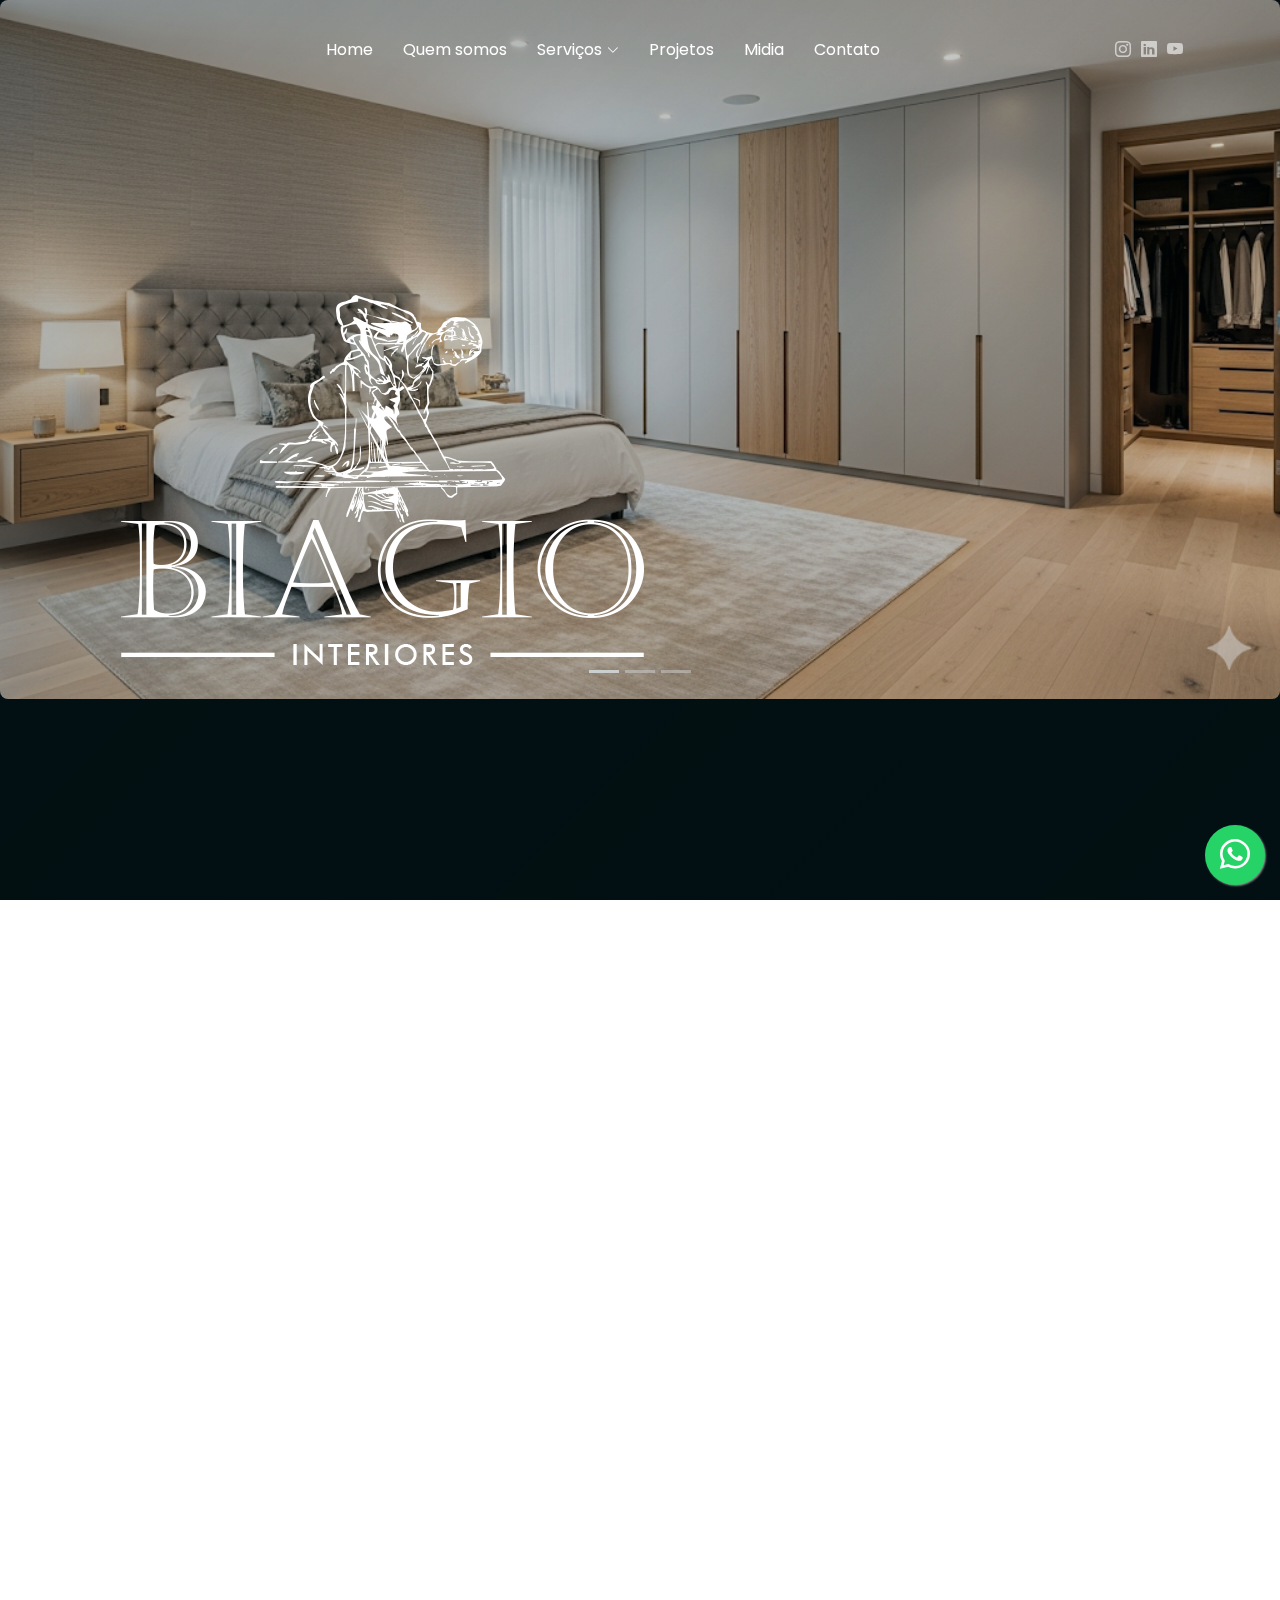
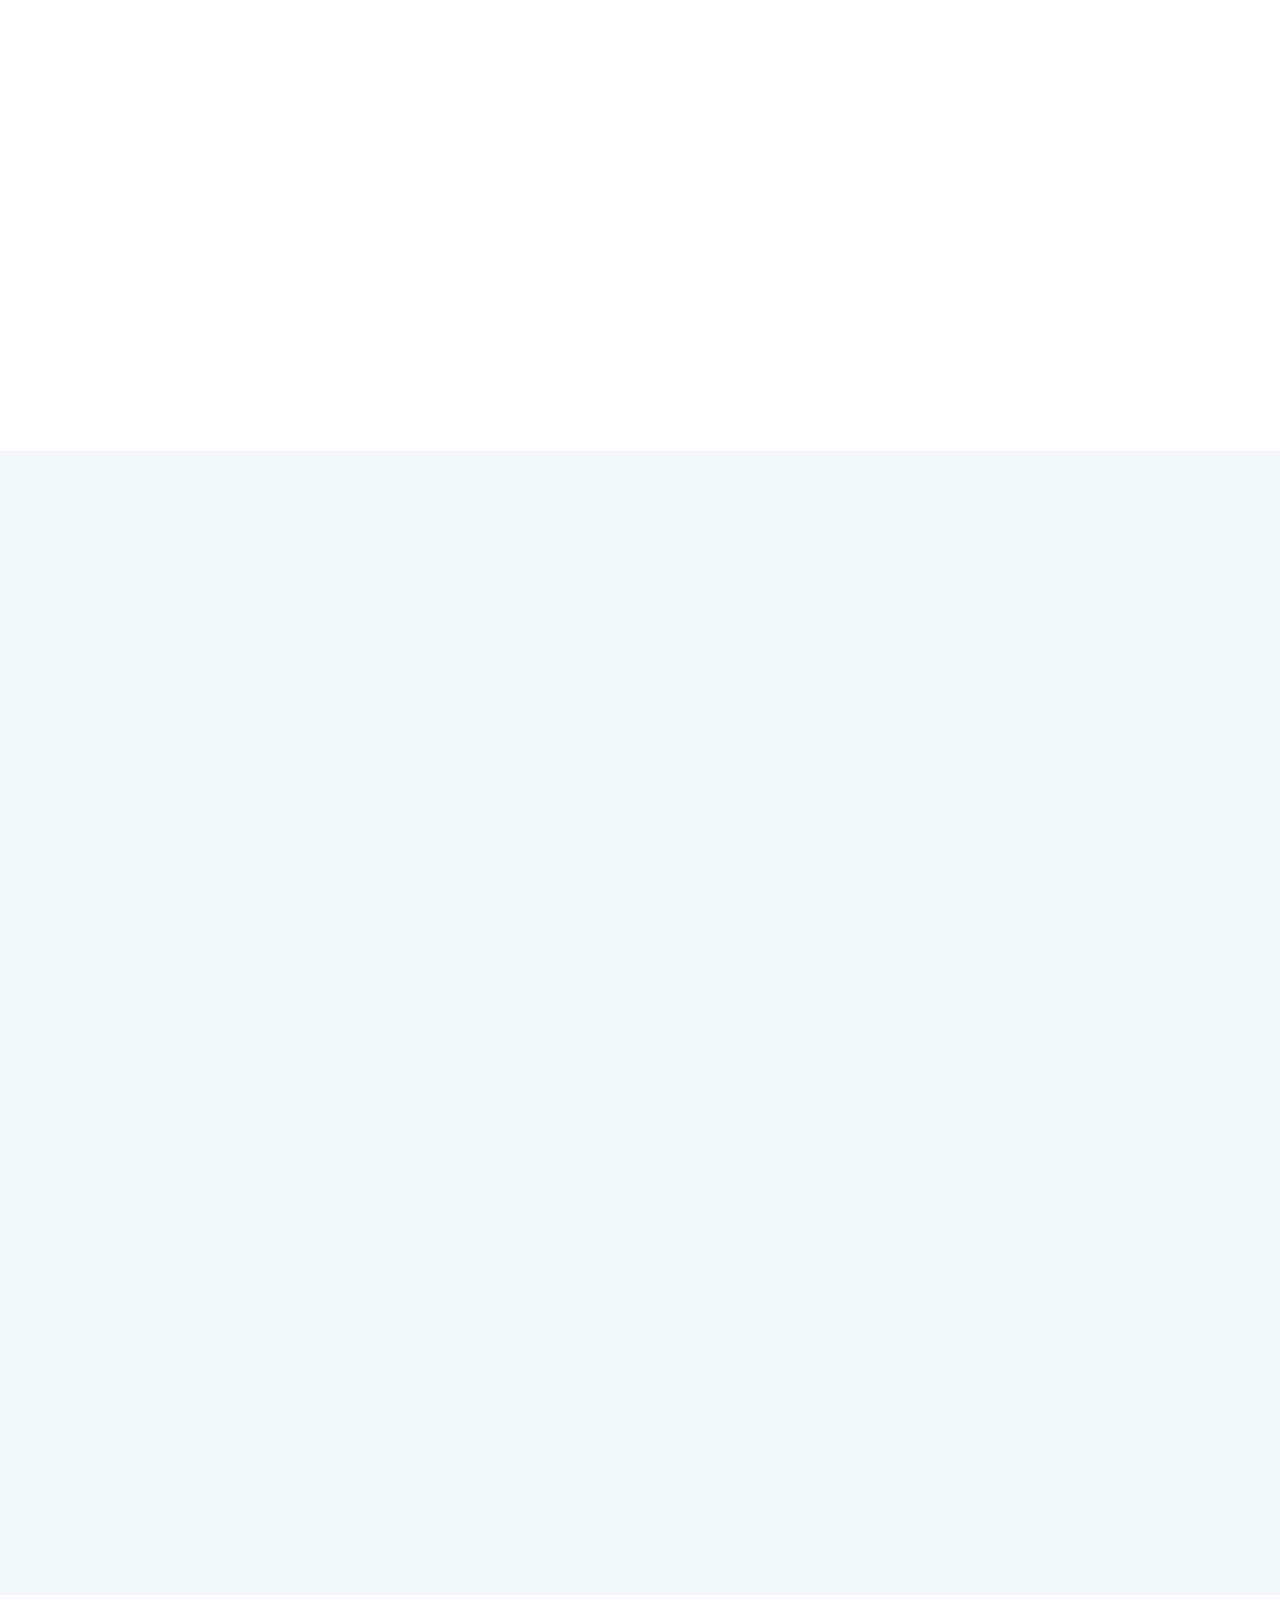
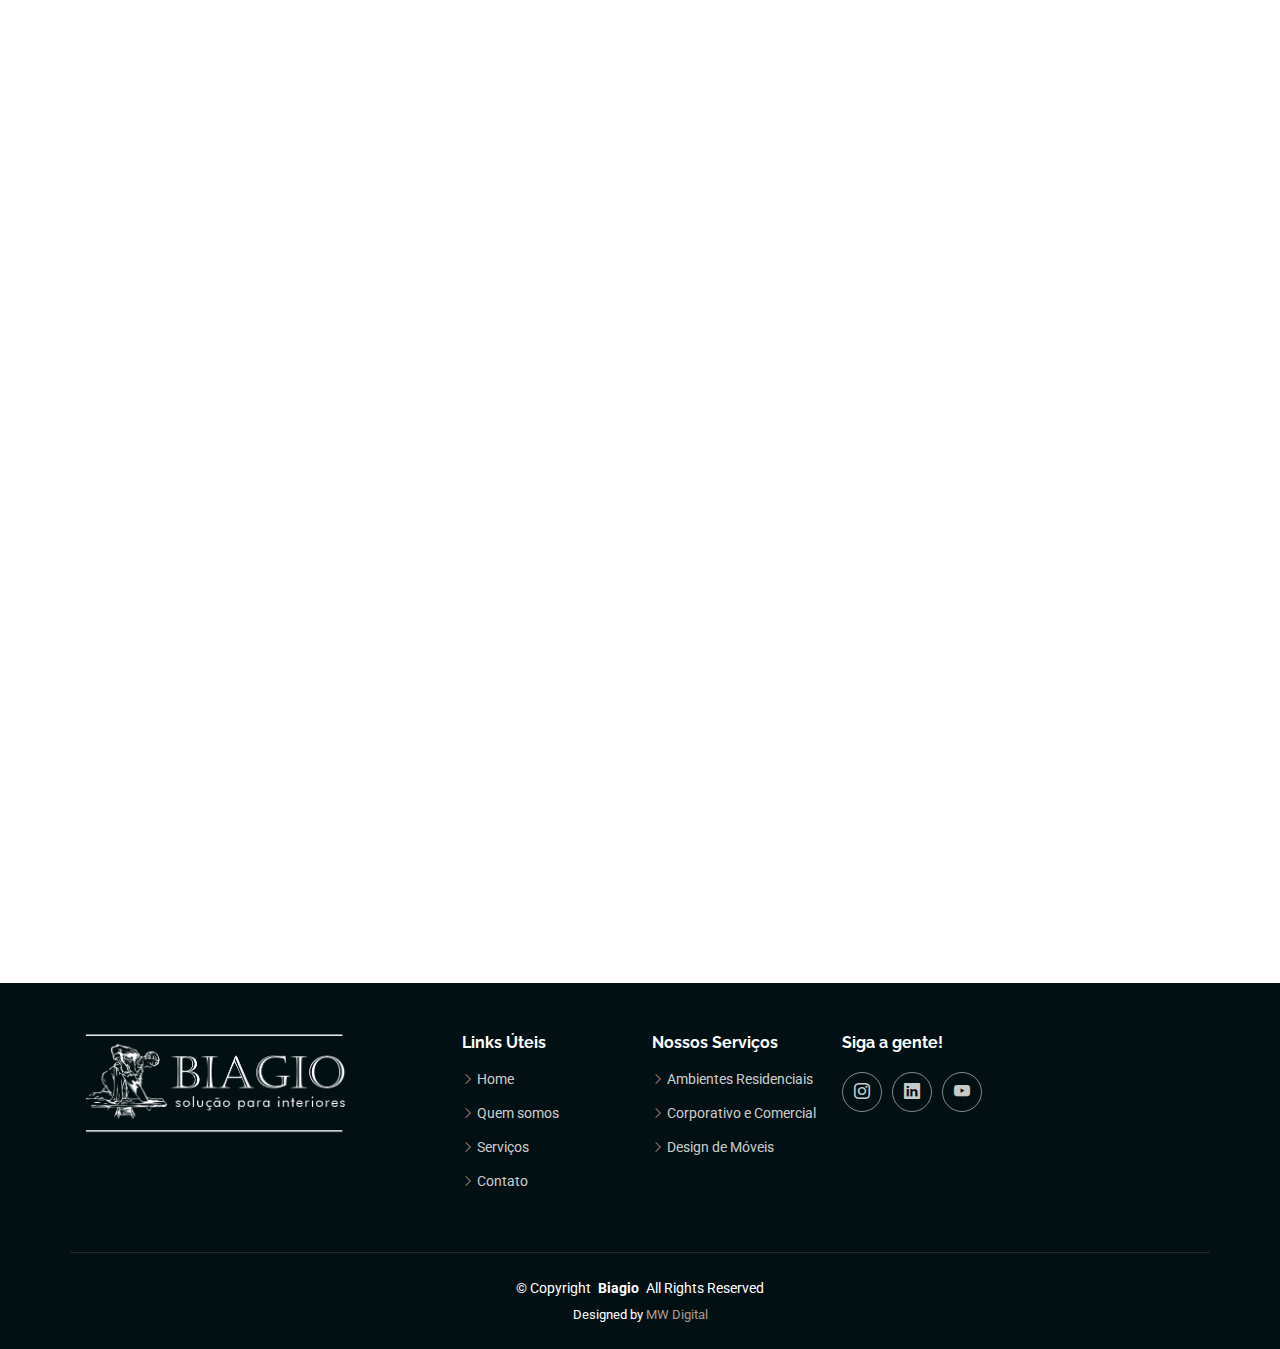
<file: index.html>
<!DOCTYPE html>
<html lang="pt-br">

<head>
  <meta charset="utf-8">
  <meta content="width=device-width, initial-scale=1.0" name="viewport">
  <title>Biagio</title>
  <meta name="description" content="">
  <meta name="keywords" content="">

  <!-- Favicons -->
  <link href="assets/img/logov-biagio-branca.png" rel="icon">
  <link href="assets/img/logov-biagio-branca.png" rel="apple-touch-icon">

  <!-- Fonts -->
  <link href="https://fonts.googleapis.com" rel="preconnect">
  <link href="https://fonts.gstatic.com" rel="preconnect" crossorigin>
  <link
    href="https://fonts.googleapis.com/css2?family=Roboto:ital,wght@0,100;0,300;0,400;0,500;0,700;0,900;1,100;1,300;1,400;1,500;1,700;1,900&family=Poppins:ital,wght@0,100;0,200;0,300;0,400;0,500;0,600;0,700;0,800;0,900;1,100;1,200;1,300;1,400;1,500;1,600;1,700;1,800;1,900&family=Raleway:ital,wght@0,100;0,200;0,300;0,400;0,500;0,600;0,700;0,800;0,900;1,100;1,200;1,300;1,400;1,500;1,600;1,700;1,800;1,900&display=swap"
    rel="stylesheet">

  <!-- Vendor CSS Files -->
  <link href="assets/vendor/bootstrap/css/bootstrap.min.css" rel="stylesheet">
  <link href="assets/vendor/bootstrap-icons/bootstrap-icons.css" rel="stylesheet">
  <link href="assets/vendor/aos/aos.css" rel="stylesheet">
  <link href="assets/vendor/fontawesome-free/css/all.min.css" rel="stylesheet">
  <link href="assets/vendor/swiper/swiper-bundle.min.css" rel="stylesheet">
  <link href="assets/vendor/glightbox/css/glightbox.min.css" rel="stylesheet">

  <!-- Main CSS File -->
  <link href="assets/css/main.css" rel="stylesheet">

</head>

<body class="index-page">

  <header id="header" class="header d-flex align-items-center fixed-top">
    <div
      class="header-container container-fluid container-xl position-relative d-flex align-items-center justify-content-between">

      <a href="index.html" class="logo d-flex align-items-center me-auto me-xl-0">
        <!-- <img src="assets/img/logov-biagio-branca.png" alt=""> -->
      </a>

      <nav id="navmenu" class="navmenu">
        <ul>
          <li><a href="index.html" class="active">Home</a></li>
          <li><a href="about.html">Quem somos</a></li>

          <li class="dropdown"><a href="#"><span>Serviços</span> <i class="bi bi-chevron-down toggle-dropdown"></i></a>
            <ul>
              <li><a href="residencial.html">Ambientes Residenciais</a></li>
              <li><a href="comercial.html">Corporativo e Comercial</a></li>
              <li><a href="design.html">Design de Móveis </a></li>
            </ul>
          </li>

          <li><a href="index.html#projects">Projetos</a></li>
          <li><a href="index.html#midia">Midia</a></li>

          <li><a href="index.html#contact">Contato</a></li>
        </ul>
        <i class="mobile-nav-toggle d-xl-none bi bi-list"></i>
      </nav>

      <div class="header-social-links">

        <a href="https://www.instagram.com/biagiointeriores/" class="instagram"><i class="bi bi-instagram"></i></a>
        <a href="https://www.linkedin.com/company/biagio-interiores/" class="linkedin"><i
            class="bi bi-linkedin"></i></a>
        <a href="https://www.youtube.com/@biagiointeriores" class="youtube"><i class="bi bi-youtube"></i></a>
      </div>

    </div>
  </header>

  <main class="main">

    <!-- Hero Section -->
    <section id="hero" class="hero section dark-background">
      <div class="container-fluid p-0">
        <div class="hero-wrapper">
          <div class="hero-image">

            <div id="aboutCarousel" class="carousel slide about-image" data-bs-ride="carousel">

              <!-- Imagens -->
              <div class="carousel-inner rounded-3">
                <div class="carousel-item active">
                  <img src="./assets/img/biagio_img/1.png" class="d-block w-100" alt="Escritório 1">
                </div>
                <div class="carousel-item">
                  <img src="./assets/img/biagio_img/2.png" class="d-block w-100" alt="Escritório 2">
                </div>
                <div class="carousel-item">
                  <img src="./assets/img/biagio_img/3.png" class="d-block w-100" alt="Escritório 3">
                </div>
              </div>

              <!-- Indicadores -->
              <div class="carousel-indicators">
                <button type="button" data-bs-target="#aboutCarousel" data-bs-slide-to="0" class="active"
                  aria-current="true" aria-label="Slide 1"></button>
                <button type="button" data-bs-target="#aboutCarousel" data-bs-slide-to="1"
                  aria-label="Slide 2"></button>
                <button type="button" data-bs-target="#aboutCarousel" data-bs-slide-to="2"
                  aria-label="Slide 3"></button>
              </div>

            </div>
          </div>

          <div class="hero-content">
            <div class="container">
              <div class="col">
                <div class="content-box">
                  <img src="./assets/img/logo-biagio-branca.png" class="img-fluid logo-banner" data-aos="fade-right"
                    data-aos-delay="100" alt="">
                </div>
              </div>
            </div>
          </div>

        </div>
      </div>
    </section><!-- /Hero Section -->

    <section id="featured-services" class="featured-services section">

      <!-- Section Title -->
      <div class="container section-title" data-aos="fade-up">
        <h2>Serviços</h2>
      </div><!-- End Section Title -->

      <div class="container" data-aos="fade-up" data-aos-delay="100">

        <div class="row gy-4">

          <div class="col-lg-4 col-md-6" data-aos="fade-up" data-aos-delay="200">
            <div class="service-card">
              <div class="service-image">
                <img src="assets/img/residencial/13.jpg" alt="Residencial" class="img-fluid" loading="lazy">
              </div>
              <div class="service-content">
                <h3>Residenciais</h3>
                <p> Design, funcionalidade e qualidade premium.</p>
                <a href="./residencial.html" class="service-link">Saiba mais <i class="fas fa-arrow-right"></i></a>
              </div>
            </div>
          </div><!-- End Service Card -->

          <div class="col-lg-4 col-md-6" data-aos="fade-up" data-aos-delay="300">
            <div class="service-card">
              <div class="service-image">
                <img src="assets/img/comercial/Comercial.png" alt="Comercial" class="img-fluid" loading="lazy">
              </div>
              <div class="service-content">
                <h3>Corporativo e Comercial</h3>
                <p>Ambientes com eficiência e sofisticação.</p>
                <a href="./comercial.html" class="service-link">Saiba mais <i class="fas fa-arrow-right"></i></a>
              </div>
            </div>
          </div><!-- End Service Card -->

          <div class="col-lg-4 col-md-6" data-aos="fade-up" data-aos-delay="400">
            <div class="service-card">
              <div class="service-image">
                <img src="assets/img/design/design.png" alt="Design de Móveis" class="img-fluid" loading="lazy">
              </div>
              <div class="service-content">
                <h3>Design de Móveis</h3>
                <p>Design, funcionalidade e alta performance.</p>
                <a href="./design.html" class="service-link">Saiba mais <i class="fas fa-arrow-right"></i></a>
              </div>
            </div>
          </div><!-- End Service Card -->

        </div>

      </div>

    </section><!-- /Featured Services Section -->

    <!-- Why Us Section -->
    <section id="why-us" class="why-us section">

      <div class="container" data-aos="fade-up" data-aos-delay="100">

        <!-- About Us Content -->
        <div class="row align-items-center">
          <div class="col-lg-6" data-aos="fade-right" data-aos-delay="200">
            <div class="content">
              <h3>Projetos que Inspiram Confiança</h3>
              <p>
                Desde 1963, a Biagio Interiores entrega soluções sob medida que unem design contemporâneo, tecnologia e
                precisão. Sob a liderança do Arq.º Biagio Junior, o cliente tem o <span>respaldo técnico de um
                  arquiteto</span> em
                cada etapa do processo, garantindo inovação, segurança e excelência em cada projeto.
              </p>
              <div class="error-actions" data-aos="fade-up" data-aos-delay="800">
                <a href="./about.html" class="btn-home">
                  Conhecer <i class="fas fa-arrow-right"></i>
                </a>
              </div>
            </div>
          </div>
          <div class="col-lg-6" data-aos="fade-left" data-aos-delay="300">
            <div class="about-image">
              <img src="assets/img/logo-biagio.png" alt="Biagio" class="img-fluid rounded-4 hide-mobile">
            </div>
          </div>
        </div><!-- End About Us Content -->

      </div>

    </section><!-- /Why Us Section -->

    <!-- <section id="testimonials-home" class="testimonials-home section">

      <div class="container section-title" data-aos="fade-up">
        <h2>Nossos Clientes</h2>
      </div>

      <div class="container" data-aos="fade-up" data-aos-delay="100">

        <div class="swiper init-swiper">
          <script type="application/json" class="swiper-config">
            {
              "loop": true,
              "speed": 600,
              "autoplay": {
                "delay": 5000
              },
              "slidesPerView": "auto",
              "pagination": {
                "el": ".swiper-pagination",
                "type": "bullets",
                "clickable": true
              },
              "breakpoints": {
                "320": {
                  "slidesPerView": 1,
                  "spaceBetween": 40
                },
                "1200": {
                  "slidesPerView": 3,
                  "spaceBetween": 1
                }
              }
            }
          </script>
          <div class="swiper-wrapper">

            <div class="swiper-slide">
              <div class="testimonial-item">
                <p>
                  <i class="bi bi-quote quote-icon-left"></i>
                  <span>Proin iaculis purus consequat sem cure digni ssim donec porttitora entum suscipit rhoncus.
                    Accusantium quam, ultricies eget id, aliquam eget nibh et. Maecen aliquam, risus at semper.</span>
                  <i class="bi bi-quote quote-icon-right"></i>
                </p>
                <img src="assets/img/person/person-m-9.webp" class="testimonial-img" alt="">
                <h3>Saul Goodman</h3>
                <h4>Ceo &amp; Founder</h4>
              </div>
            </div>

            <div class="swiper-slide">
              <div class="testimonial-item">
                <p>
                  <i class="bi bi-quote quote-icon-left"></i>
                  <span>Export tempor illum tamen malis malis eram quae irure esse labore quem cillum quid malis quorum
                    velit fore eram velit sunt aliqua noster fugiat irure amet legam anim culpa.</span>
                  <i class="bi bi-quote quote-icon-right"></i>
                </p>
                <img src="assets/img/person/person-f-5.webp" class="testimonial-img" alt="">
                <h3>Sara Wilsson</h3>
                <h4>Designer</h4>
              </div>
            </div>

            <div class="swiper-slide">
              <div class="testimonial-item">
                <p>
                  <i class="bi bi-quote quote-icon-left"></i>
                  <span>Enim nisi quem export duis labore cillum quae magna enim sint quorum nulla quem veniam duis
                    minim tempor labore quem eram duis noster aute amet eram fore quis sint minim.</span>
                  <i class="bi bi-quote quote-icon-right"></i>
                </p>
                <img src="assets/img/person/person-f-12.webp" class="testimonial-img" alt="">
                <h3>Jena Karlis</h3>
                <h4>Store Owner</h4>
              </div>
            </div>

            <div class="swiper-slide">
              <div class="testimonial-item">
                <p>
                  <i class="bi bi-quote quote-icon-left"></i>
                  <span>Fugiat enim eram quae cillum dolore dolor amet nulla culpa multos export minim fugiat dolor enim
                    duis veniam ipsum anim magna sunt elit fore quem dolore labore illum veniam.</span>
                  <i class="bi bi-quote quote-icon-right"></i>
                </p>
                <img src="assets/img/person/person-m-12.webp" class="testimonial-img" alt="">
                <h3>Matt Brandon</h3>
                <h4>Freelancer</h4>
              </div>
            </div>

            <div class="swiper-slide">
              <div class="testimonial-item">
                <p>
                  <i class="bi bi-quote quote-icon-left"></i>
                  <span>Quis quorum aliqua sint quem legam fore sunt eram irure aliqua veniam tempor noster veniam sunt
                    culpa nulla illum cillum fugiat legam esse veniam culpa fore nisi cillum quid.</span>
                  <i class="bi bi-quote quote-icon-right"></i>
                </p>
                <img src="assets/img/person/person-m-13.webp" class="testimonial-img" alt="">
                <h3>John Larson</h3>
                <h4>Entrepreneur</h4>
              </div>
            </div>

          </div>
          <div class="swiper-pagination"></div>
        </div>

      </div>

    </section> -->

    <!-- Call To Action Section -->
    <section id="call-to-action" class="call-to-action section light-background">

      <div class="container" data-aos="fade-up" data-aos-delay="100">

        <!-- About Us Content -->
        <div id="projects" class="row align-items-center mb-5">
          <div class="col-lg-6" data-aos="fade-left" data-aos-delay="200">
            <div class="about-image">
              <img src="assets/img/project.jpg" alt="Biagio" class="img-fluid rounded-4">
            </div>
          </div>
          <div class="col-lg-6" data-aos="fade-right" data-aos-delay="300">
            <div class="content">
              <!-- Section Title -->
              <div class="container section-title" data-aos="fade-up">
                <h2>Projetos</h2>
                <p class="text-start" style="font-size: 18px;">Na Biagio Interiores, o projeto nasce dentro da própria
                  marcenaria. Isso garante rapidez, precisão e personalização em cada etapa, além de um acompanhamento
                  técnico próximo, que assegura soluções sob medida e total fidelidade ao resultado esperado.
                </p>
              </div><!-- End Section Title -->
            </div>
          </div>

        </div><!-- End About Us Content -->


        <div id="midia" class="benefits-showcase" data-aos="fade-up" data-aos-delay="400">

          <!-- Section Title -->
          <div class="container section-title" data-aos="fade-up">
            <h2>Credibilidade</h2>
            <p>Participação em projetos das mais conceituadas revistas de interiores</p>
          </div><!-- End Section Title -->

          <div class="benefits-grid">
            <div class="benefit-card">
              <img src="./assets/img/capa1.jpg" class="img-fluid" alt="">
            </div>

            <div class="benefit-card">
              <img src="./assets/img/capa2.jpg" class="img-fluid" alt="">
            </div>

            <div class="benefit-card">
              <img src="./assets/img/capa3.jpg" class="img-fluid" alt="">
            </div>

          </div>
        </div>

      </div>

    </section><!-- /Call To Action Section -->

    <!-- ======= Contact Section ======= -->
    <section id="contact" class="contact">
      <div class="container" data-aos="fade-up">

        <!-- Section Title -->
        <div class="container section-title" data-aos="fade-up">
          <h2>Contato</h2>
        </div><!-- End Section Title -->

        <div>
          <iframe style="border:0; width: 100%; height: 270px; border-radius: 15px;"
            src="https://www.google.com/maps/embed?pb=!1m18!1m12!1m3!1d3656.6632865421666!2d-46.615691999999996!3d-23.5805337!2m3!1f0!2f0!3f0!3m2!1i1024!2i768!4f13.1!3m3!1m2!1s0x94ce5b788d48c30d%3A0xbd43d875c5d7b009!2sBiagio%20Interiores!5e0!3m2!1spt-PT!2sbr!4v1758208397323!5m2!1spt-PT!2sbr"
            frameborder="0" allowfullscreen></iframe>
        </div>

        <div class="row mt-5">

          <div class="col-lg-4">
            <div class="info">

              <div class="address">
                <i class="bi bi-geo-alt"></i>
                <h4>Localização:</h4>
                <p>R. Cel. Diogo, 1327 - Jardim da Gloria, São Paulo - SP</p>
              </div>
              <br>
              <div class="email">
                <i class="bi bi-envelope"></i>
                <h4>Email:</h4>
                <p> <a href="mailto:comercial@biagiointeriores.com.br">comercial@biagiointeriores.com.br</a></p>
              </div>

              <div class="phone">
                <i class="bi bi-phone"></i>
                <h4>Telefone:</h4>
                <p> <a href="https://api.whatsapp.com/send/?phone=5511993423598&text&type=phone_number&app_absent=0">
                    (11) 99342-3598</a>
                </p>
              </div>

            </div>

          </div>

          <div class="col-lg-8 mt-5 mt-lg-0">
            <form action="./assets/forms/contact.php" method="post">
              <div class="row">
                <div class="col-md-6 form-group">
                  <input type="text" name="name" class="form-control" id="name" placeholder="Nome" required>
                </div>
                <div class="col-md-6 form-group mt-3 mt-md-0">
                  <input type="text" name="sobrenome" class="form-control" id="sobrenome" placeholder="Sobrenome">
                </div>
              </div>
              <div class="form-group mt-3">
                <input type="number" class="form-control" name="telefone" id="telefone" placeholder="Telefone\Whatsapp"
                  required>
              </div>
              <div class="form-group mt-3">
                <input type="email" class="form-control" name="email" id="email" placeholder="Email" required>
              </div>
              <div class="form-group mt-3">
                <input type="text" class="form-control" name="subject" id="subject" placeholder="Titulo" required>
              </div>
              <div class="form-group mt-3">
                <textarea class="form-control" name="message" rows="5" placeholder="Mensagem" required></textarea>
              </div>
              <br>
              <div class="text-center"><button type="submit">Enviar Mensagem</button></div>
            </form>

          </div>

        </div>

      </div>
    </section><!-- End Contact Section -->

  </main>

  <footer id="footer" class="footer position-relative dark-background">

    <div class="container footer-top">
      <div class="row gy-4">
        <div class="col-lg-4 col-md-6 footer-about">
          <a href="index.html" class="d-flex align-items-center">
            <img src="./assets/img/logov-biagio-branca.png" style="max-width: 75%;" class="img-fluid" alt="">
          </a>
        </div>

        <div class="col-lg-2 col-md-3 footer-links">
          <h4>Links Úteis</h4>
          <ul>
            <li><i class="bi bi-chevron-right"></i> <a href="index.html#hero">Home</a></li>
            <li><i class="bi bi-chevron-right"></i> <a href="index.html#why-us">Quem somos</a></li>
            <li><i class="bi bi-chevron-right"></i> <a href="index.html#featured-services">Serviços</a></li>
            <li><i class="bi bi-chevron-right"></i> <a href="index.html#contact">Contato</a></li>
          </ul>
        </div>

        <div class="col-lg-2 col-md-3 footer-links">
          <h4>Nossos Serviços</h4>
          <ul>
            <li><i class="bi bi-chevron-right"></i> <a href="residencial.html">Ambientes Residenciais</a></li>
            <li><i class="bi bi-chevron-right"></i> <a href="comercial.html">Corporativo e Comercial</a></li>
            <li><i class="bi bi-chevron-right"></i> <a href="design.html">Design de Móveis</a></li>
          </ul>
        </div>

        <div class="col-lg-4 col-md-12">
          <h4>Siga a gente!</h4>
          <div class="social-links d-flex">
            <a href="https://www.instagram.com/biagiointeriores/"><i class="bi bi-instagram"></i></a>
            <a href="https://www.linkedin.com/company/biagio-interiores/"><i class="bi bi-linkedin"></i></a>

            <a href="https://www.youtube.com/@biagiointeriores"><i class="bi bi-youtube"></i></a>
          </div>
        </div>

      </div>
    </div>

    <div class="container copyright text-center mt-4">
      <p>© <span>Copyright</span> <strong class="px-1 sitename">Biagio</strong> <span>All Rights Reserved</span></p>
      <div class="credits">
        Designed by <a href="https://mwdigitalmkt.com.br/">MW Digital</a>
      </div>
    </div>

  </footer>

  <a href="https://api.whatsapp.com/send/?phone=5511993423598&text&type=phone_number&app_absent=0"
    class="whatsapp d-flex align-items-center justify-content-center">
    <i class="bi bi-whatsapp"></i></a>

  <!-- Scroll Top -->
  <a href="#" id="scroll-top" class="scroll-top d-flex align-items-center justify-content-center"><i
      class="bi bi-arrow-up-short"></i></a>

  <!-- Preloader -->
  <div id="preloader"></div>

  <!-- Vendor JS Files -->
  <script src="assets/vendor/bootstrap/js/bootstrap.bundle.min.js"></script>
  <script src="assets/vendor/php-email-form/validate.js"></script>
  <script src="assets/vendor/aos/aos.js"></script>
  <script src="assets/vendor/purecounter/purecounter_vanilla.js"></script>
  <script src="assets/vendor/swiper/swiper-bundle.min.js"></script>
  <script src="assets/vendor/isotope-layout/isotope.pkgd.min.js"></script>
  <script src="assets/vendor/imagesloaded/imagesloaded.pkgd.min.js"></script>
  <script src="assets/vendor/glightbox/js/glightbox.min.js"></script>

  <!-- Main JS File -->
  <script src="assets/js/main.js"></script>

</body>

</html>
</file>
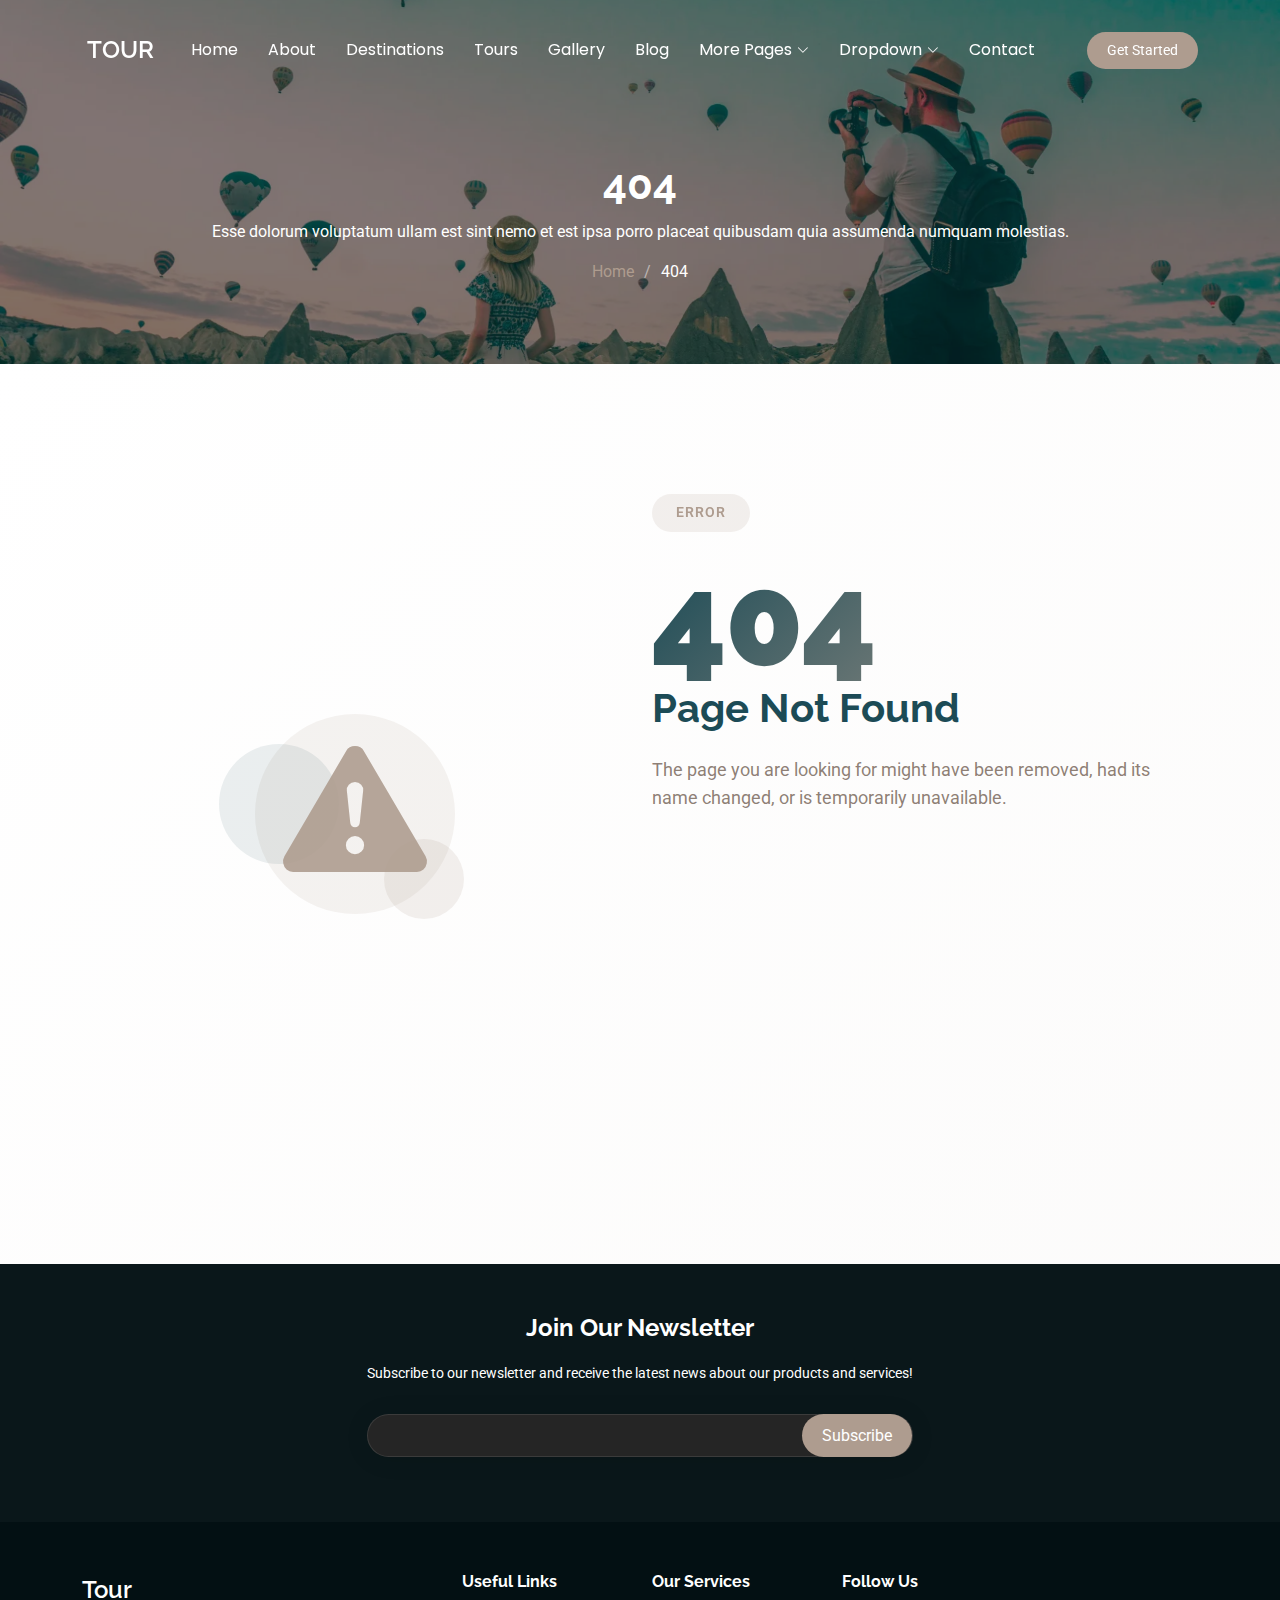
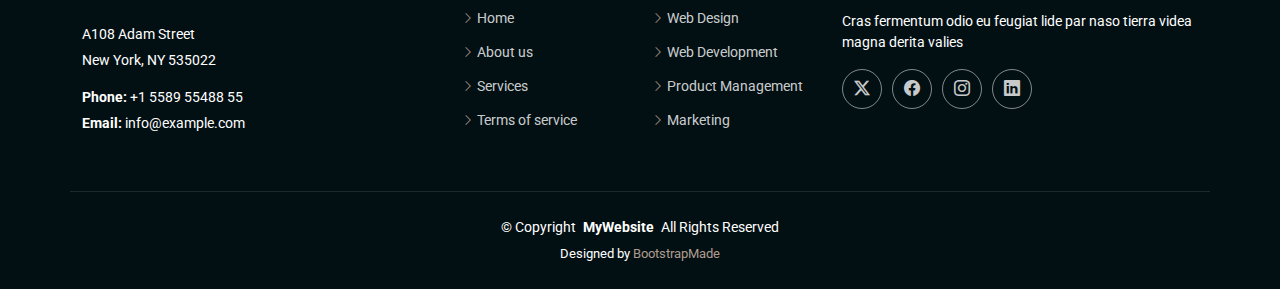
<file: 1404.html>
<!DOCTYPE html>
<html lang="en">

<head>
  <meta charset="utf-8">
  <meta content="width=device-width, initial-scale=1.0" name="viewport">
  <title>404 - Tour Bootstrap Template</title>
  <meta name="description" content="">
  <meta name="keywords" content="">

  <!-- Favicons -->
  <link href="assets/img/favicon.png" rel="icon">
  <link href="assets/img/apple-touch-icon.png" rel="apple-touch-icon">

  <!-- Fonts -->
  <link href="https://fonts.googleapis.com" rel="preconnect">
  <link href="https://fonts.gstatic.com" rel="preconnect" crossorigin>
  <link href="https://fonts.googleapis.com/css2?family=Roboto:ital,wght@0,100;0,300;0,400;0,500;0,700;0,900;1,100;1,300;1,400;1,500;1,700;1,900&family=Poppins:ital,wght@0,100;0,200;0,300;0,400;0,500;0,600;0,700;0,800;0,900;1,100;1,200;1,300;1,400;1,500;1,600;1,700;1,800;1,900&family=Raleway:ital,wght@0,100;0,200;0,300;0,400;0,500;0,600;0,700;0,800;0,900;1,100;1,200;1,300;1,400;1,500;1,600;1,700;1,800;1,900&display=swap" rel="stylesheet">

  <!-- Vendor CSS Files -->
  <link href="assets/vendor/bootstrap/css/bootstrap.min.css" rel="stylesheet">
  <link href="assets/vendor/bootstrap-icons/bootstrap-icons.css" rel="stylesheet">
  <link href="assets/vendor/aos/aos.css" rel="stylesheet">
  <link href="assets/vendor/swiper/swiper-bundle.min.css" rel="stylesheet">
  <link href="assets/vendor/glightbox/css/glightbox.min.css" rel="stylesheet">

  <!-- Main CSS File -->
  <link href="assets/css/main.css" rel="stylesheet">

  <!-- =======================================================
  * Template Name: Tour
  * Template URL: https://bootstrapmade.com/tour-bootstrap-travel-website-template/
  * Updated: Jul 01 2025 with Bootstrap v5.3.7
  * Author: BootstrapMade.com
  * License: https://bootstrapmade.com/license/
  ======================================================== -->
</head>

<body class="page-404">

  <header id="header" class="header d-flex align-items-center fixed-top">
    <div class="header-container container-fluid container-xl position-relative d-flex align-items-center justify-content-between">

      <a href="index.html" class="logo d-flex align-items-center me-auto me-xl-0">
        <!-- Uncomment the line below if you also wish to use an image logo -->
        <!-- <img src="assets/img/logo.webp" alt=""> -->
        <h1 class="sitename">Tour</h1>
      </a>

      <nav id="navmenu" class="navmenu">
        <ul>
          <li><a href="index.html">Home</a></li>
          <li><a href="about.html">About</a></li>
          <li><a href="destinations.html">Destinations</a></li>
          <li><a href="tours.html">Tours</a></li>
          <li><a href="gallery.html">Gallery</a></li>
          <li><a href="blog.html">Blog</a></li>
          <li class="dropdown"><a href="#"><span>More Pages</span> <i class="bi bi-chevron-down toggle-dropdown"></i></a>
            <ul>
              <li><a href="destination-details.html">Destination Details</a></li>
              <li><a href="tour-details.html">Tour Details</a></li>
              <li><a href="booking.html">Booking</a></li>
              <li><a href="testimonials">Testimonials</a></li>
              <li><a href="faq.html">Frequently Asked Questions</a></li>
              <li><a href="blog-details.html">Blog Details</a></li>
              <li><a href="terms.html">Terms</a></li>
              <li><a href="privacy.html">Privacy</a></li>
              <li><a href="404.html" class="active">404</a></li>
            </ul>
          </li>
          <li class="dropdown"><a href="#"><span>Dropdown</span> <i class="bi bi-chevron-down toggle-dropdown"></i></a>
            <ul>
              <li><a href="#">Dropdown 1</a></li>
              <li class="dropdown"><a href="#"><span>Deep Dropdown</span> <i class="bi bi-chevron-down toggle-dropdown"></i></a>
                <ul>
                  <li><a href="#">Deep Dropdown 1</a></li>
                  <li><a href="#">Deep Dropdown 2</a></li>
                  <li><a href="#">Deep Dropdown 3</a></li>
                  <li><a href="#">Deep Dropdown 4</a></li>
                  <li><a href="#">Deep Dropdown 5</a></li>
                </ul>
              </li>
              <li><a href="#">Dropdown 2</a></li>
              <li><a href="#">Dropdown 3</a></li>
              <li><a href="#">Dropdown 4</a></li>
            </ul>
          </li>
          <li><a href="contact.html">Contact</a></li>
        </ul>
        <i class="mobile-nav-toggle d-xl-none bi bi-list"></i>
      </nav>

      <a class="btn-getstarted" href="destiantios.html">Get Started</a>

    </div>
  </header>

  <main class="main">

    <!-- Page Title -->
    <div class="page-title dark-background" data-aos="fade" style="background-image: url(assets/img/travel/showcase-8.webp);">
      <div class="container position-relative">
        <h1>404</h1>
        <p>Esse dolorum voluptatum ullam est sint nemo et est ipsa porro placeat quibusdam quia assumenda numquam molestias.</p>
        <nav class="breadcrumbs">
          <ol>
            <li><a href="index.html">Home</a></li>
            <li class="current">404</li>
          </ol>
        </nav>
      </div>
    </div><!-- End Page Title -->

    <!-- Error 404 Section -->
    <section id="error-404" class="error-404 section">

      <div class="container" data-aos="fade-up" data-aos-delay="100">

        <div class="error-wrapper">
          <div class="row align-items-center">
            <div class="col-lg-6" data-aos="fade-right" data-aos-delay="200">
              <div class="error-illustration">
                <i class="bi bi-exclamation-triangle-fill"></i>
                <div class="circle circle-1"></div>
                <div class="circle circle-2"></div>
                <div class="circle circle-3"></div>
              </div>
            </div>
            <div class="col-lg-6" data-aos="fade-left" data-aos-delay="300">
              <div class="error-content">
                <span class="error-badge" data-aos="zoom-in" data-aos-delay="400">Error</span>
                <h1 class="error-code" data-aos="fade-up" data-aos-delay="500">404</h1>
                <h2 class="error-title" data-aos="fade-up" data-aos-delay="600">Page Not Found</h2>
                <p class="error-description" data-aos="fade-up" data-aos-delay="700">
                  The page you are looking for might have been removed, had its name changed, or is temporarily unavailable.
                </p>

                <div class="error-actions" data-aos="fade-up" data-aos-delay="800">
                  <a href="/" class="btn-home">
                    <i class="bi bi-house-door"></i> Back to Home
                  </a>
                  <a href="#" class="btn-help">
                    <i class="bi bi-question-circle"></i> Help Center
                  </a>
                </div>

                <div class="error-suggestions" data-aos="fade-up" data-aos-delay="900">
                  <h3>You might want to:</h3>
                  <ul>
                    <li><a href="#"><i class="bi bi-arrow-right-circle"></i> Check our sitemap</a></li>
                    <li><a href="#"><i class="bi bi-arrow-right-circle"></i> Contact support</a></li>
                    <li><a href="#"><i class="bi bi-arrow-right-circle"></i> Return to previous page</a></li>
                  </ul>
                </div>
              </div>
            </div>
          </div>
        </div>

      </div>

    </section><!-- /Error 404 Section -->

  </main>

  <footer id="footer" class="footer position-relative dark-background">

    <div class="footer-newsletter">
      <div class="container">
        <div class="row justify-content-center text-center">
          <div class="col-lg-6">
            <h4>Join Our Newsletter</h4>
            <p>Subscribe to our newsletter and receive the latest news about our products and services!</p>
            <form action="forms/newsletter.php" method="post" class="php-email-form">
              <div class="newsletter-form"><input type="email" name="email"><input type="submit" value="Subscribe"></div>
              <div class="loading">Loading</div>
              <div class="error-message"></div>
              <div class="sent-message">Your subscription request has been sent. Thank you!</div>
            </form>
          </div>
        </div>
      </div>
    </div>

    <div class="container footer-top">
      <div class="row gy-4">
        <div class="col-lg-4 col-md-6 footer-about">
          <a href="index.html" class="d-flex align-items-center">
            <span class="sitename">Tour</span>
          </a>
          <div class="footer-contact pt-3">
            <p>A108 Adam Street</p>
            <p>New York, NY 535022</p>
            <p class="mt-3"><strong>Phone:</strong> <span>+1 5589 55488 55</span></p>
            <p><strong>Email:</strong> <span>info@example.com</span></p>
          </div>
        </div>

        <div class="col-lg-2 col-md-3 footer-links">
          <h4>Useful Links</h4>
          <ul>
            <li><i class="bi bi-chevron-right"></i> <a href="#">Home</a></li>
            <li><i class="bi bi-chevron-right"></i> <a href="#">About us</a></li>
            <li><i class="bi bi-chevron-right"></i> <a href="#">Services</a></li>
            <li><i class="bi bi-chevron-right"></i> <a href="#">Terms of service</a></li>
          </ul>
        </div>

        <div class="col-lg-2 col-md-3 footer-links">
          <h4>Our Services</h4>
          <ul>
            <li><i class="bi bi-chevron-right"></i> <a href="#">Web Design</a></li>
            <li><i class="bi bi-chevron-right"></i> <a href="#">Web Development</a></li>
            <li><i class="bi bi-chevron-right"></i> <a href="#">Product Management</a></li>
            <li><i class="bi bi-chevron-right"></i> <a href="#">Marketing</a></li>
          </ul>
        </div>

        <div class="col-lg-4 col-md-12">
          <h4>Follow Us</h4>
          <p>Cras fermentum odio eu feugiat lide par naso tierra videa magna derita valies</p>
          <div class="social-links d-flex">
            <a href=""><i class="bi bi-twitter-x"></i></a>
            <a href=""><i class="bi bi-facebook"></i></a>
            <a href=""><i class="bi bi-instagram"></i></a>
            <a href=""><i class="bi bi-linkedin"></i></a>
          </div>
        </div>

      </div>
    </div>

    <div class="container copyright text-center mt-4">
      <p>© <span>Copyright</span> <strong class="px-1 sitename">MyWebsite</strong> <span>All Rights Reserved</span></p>
      <div class="credits">
        <!-- All the links in the footer should remain intact. -->
        <!-- You can delete the links only if you've purchased the pro version. -->
        <!-- Licensing information: https://bootstrapmade.com/license/ -->
        <!-- Purchase the pro version with working PHP/AJAX contact form: [buy-url] -->
        Designed by <a href="https://bootstrapmade.com/">BootstrapMade</a>
      </div>
    </div>

  </footer>

  <!-- Scroll Top -->
  <a href="#" id="scroll-top" class="scroll-top d-flex align-items-center justify-content-center"><i class="bi bi-arrow-up-short"></i></a>

  <!-- Preloader -->
  <div id="preloader"></div>

  <!-- Vendor JS Files -->
  <script src="assets/vendor/bootstrap/js/bootstrap.bundle.min.js"></script>
  <script src="assets/vendor/php-email-form/validate.js"></script>
  <script src="assets/vendor/aos/aos.js"></script>
  <script src="assets/vendor/purecounter/purecounter_vanilla.js"></script>
  <script src="assets/vendor/swiper/swiper-bundle.min.js"></script>
  <script src="assets/vendor/isotope-layout/isotope.pkgd.min.js"></script>
  <script src="assets/vendor/imagesloaded/imagesloaded.pkgd.min.js"></script>
  <script src="assets/vendor/glightbox/js/glightbox.min.js"></script>

  <!-- Main JS File -->
  <script src="assets/js/main.js"></script>

</body>

</html>
</file>
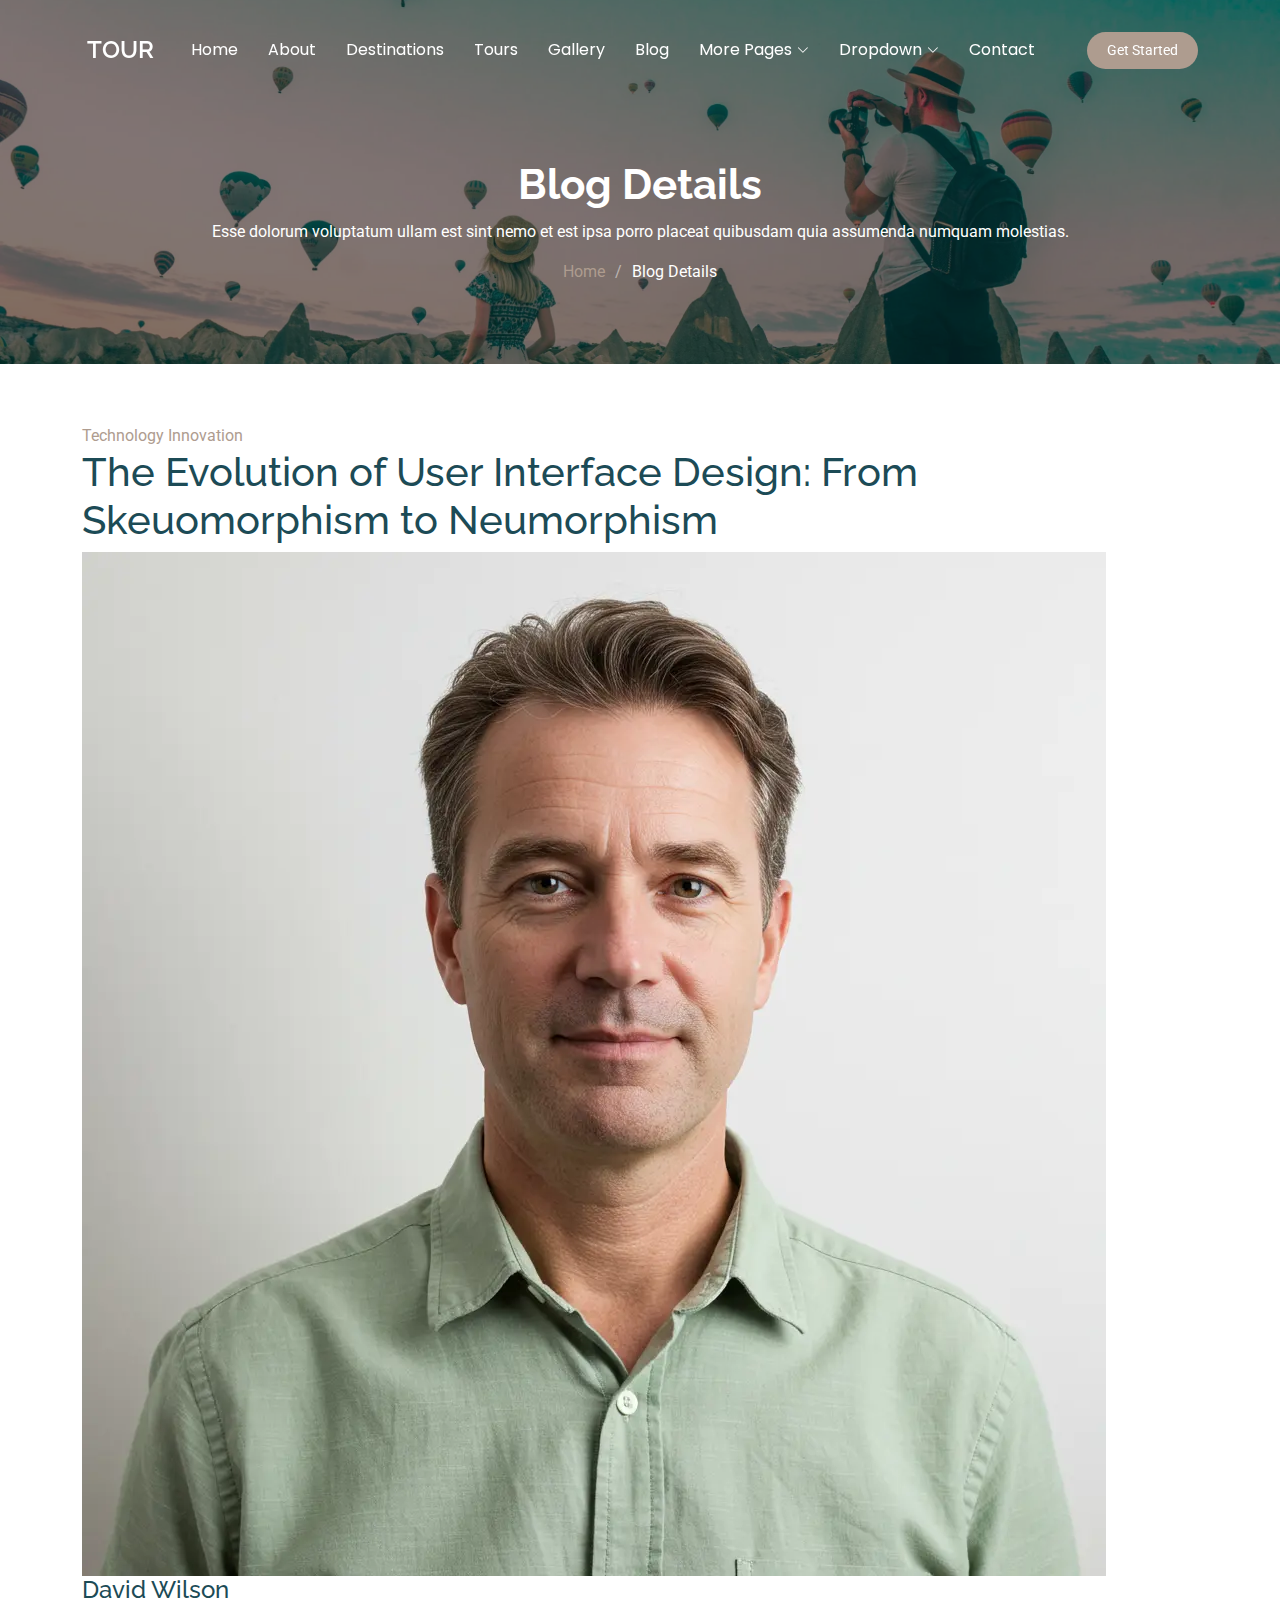
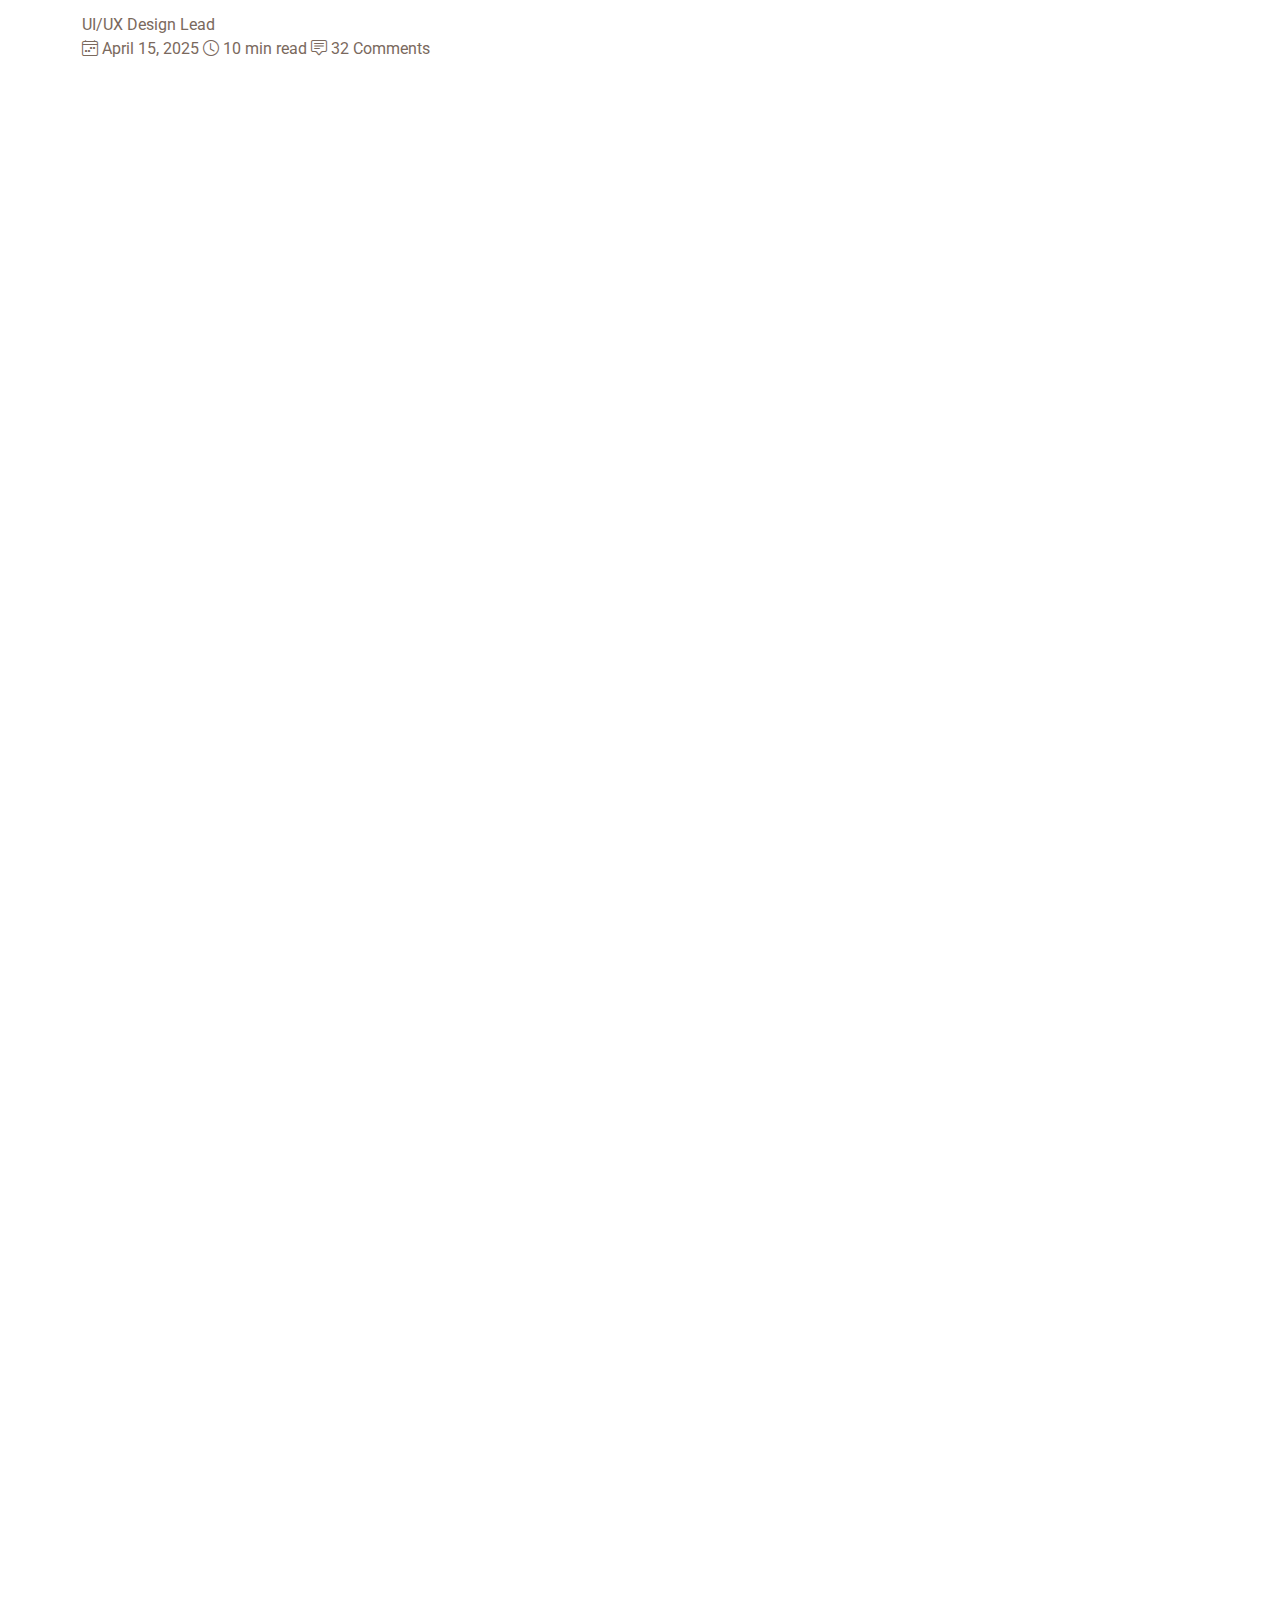
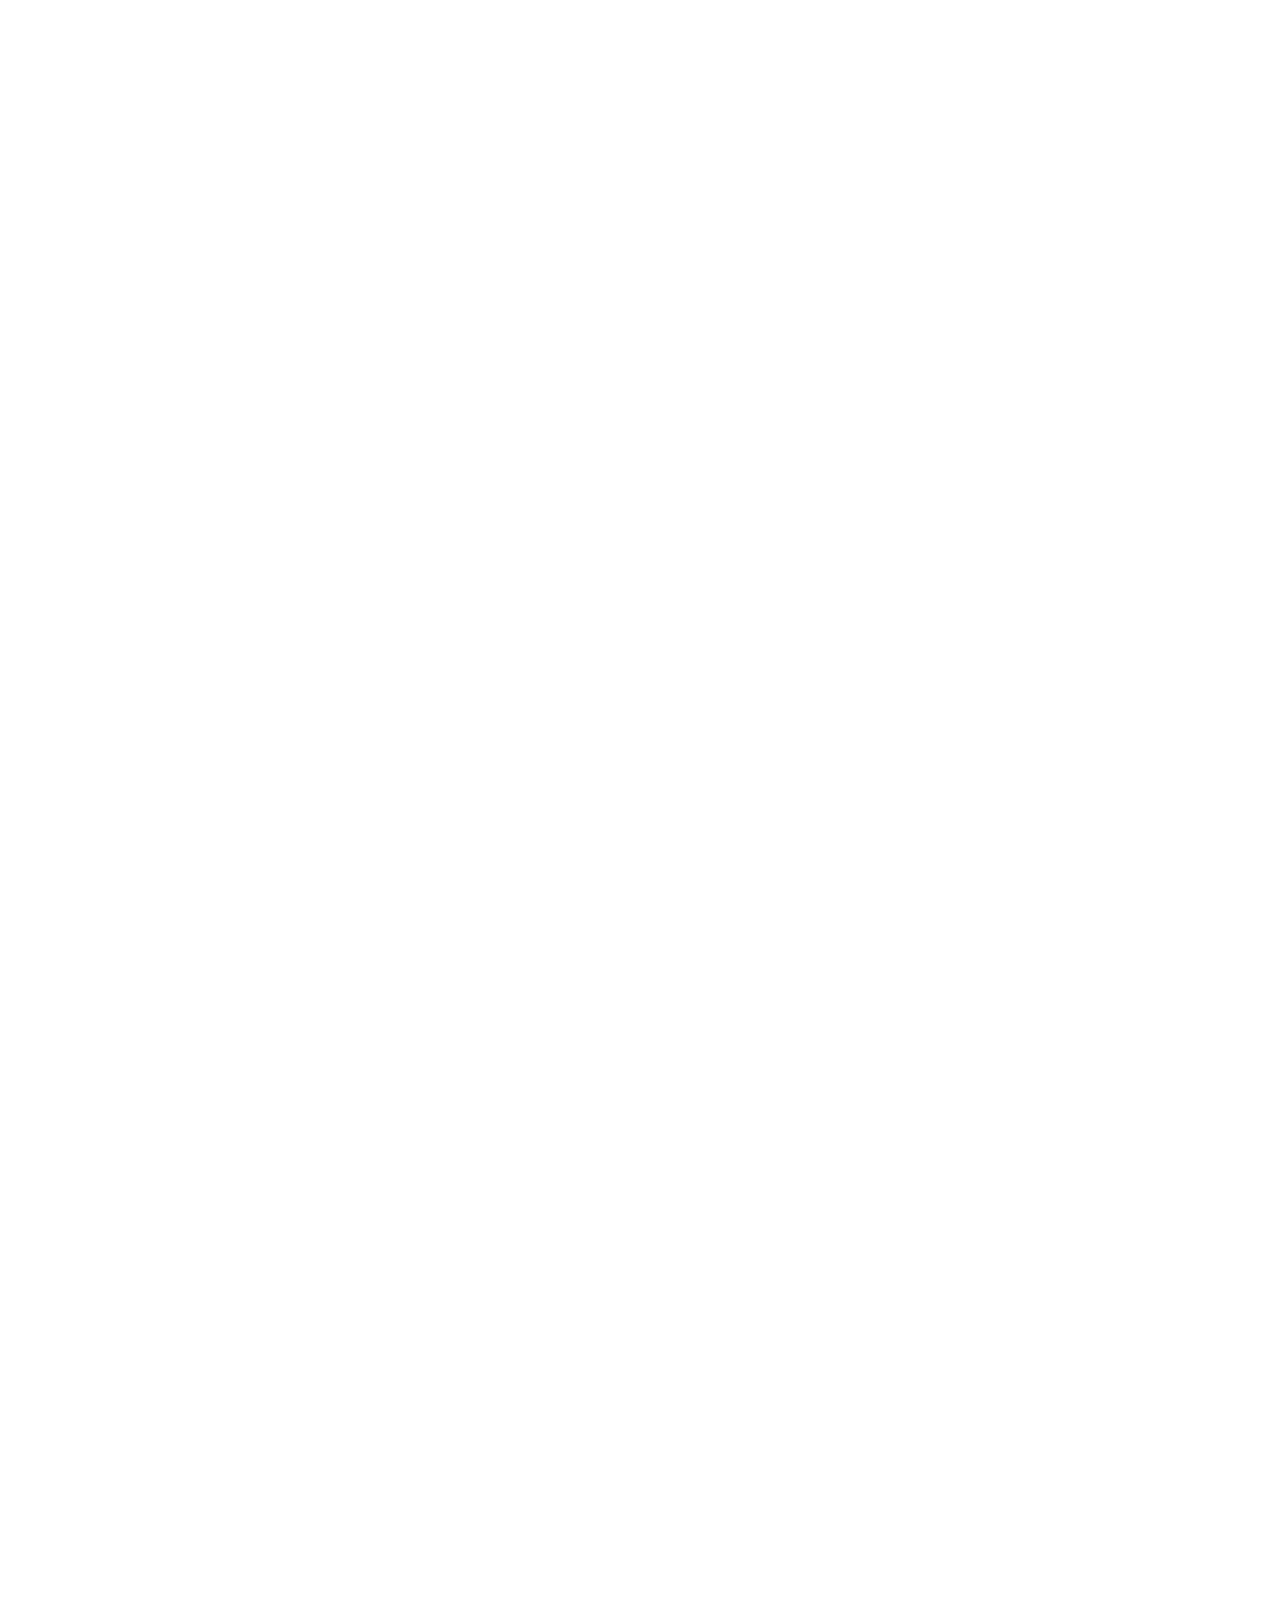
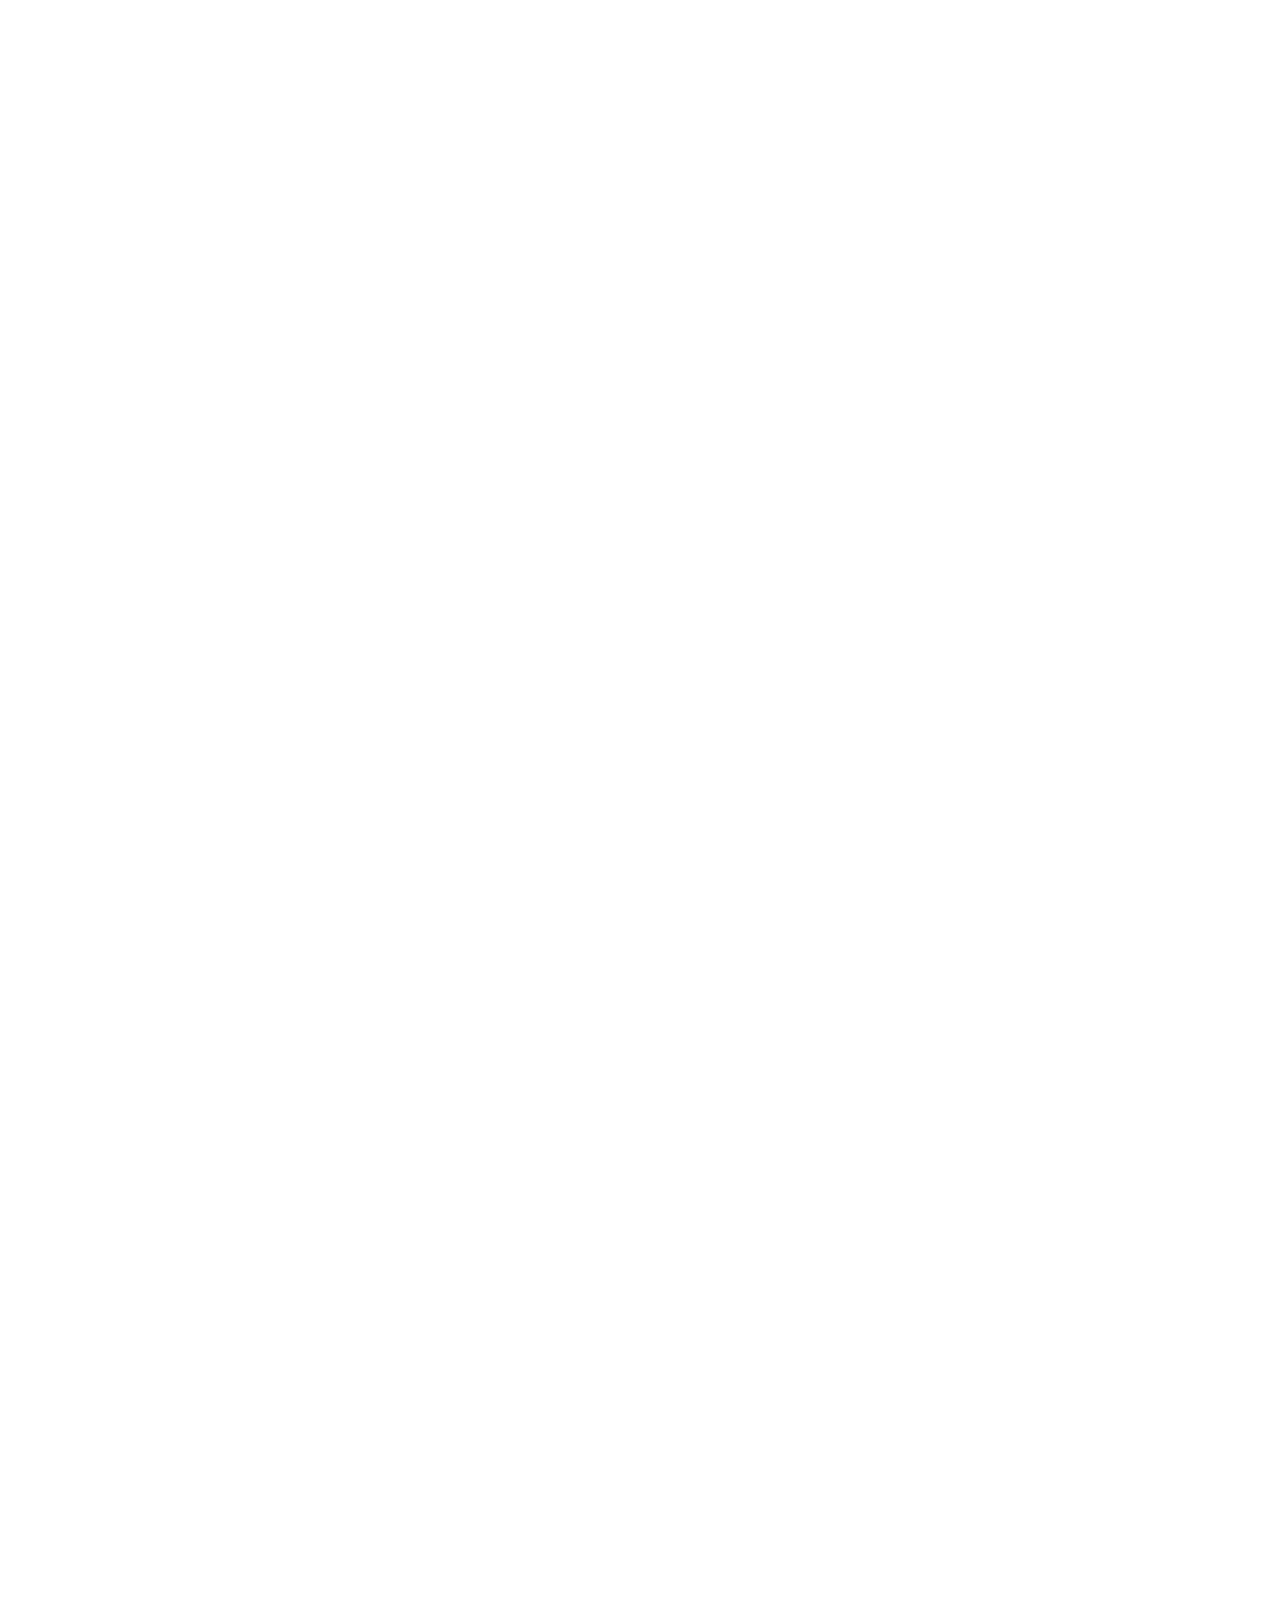
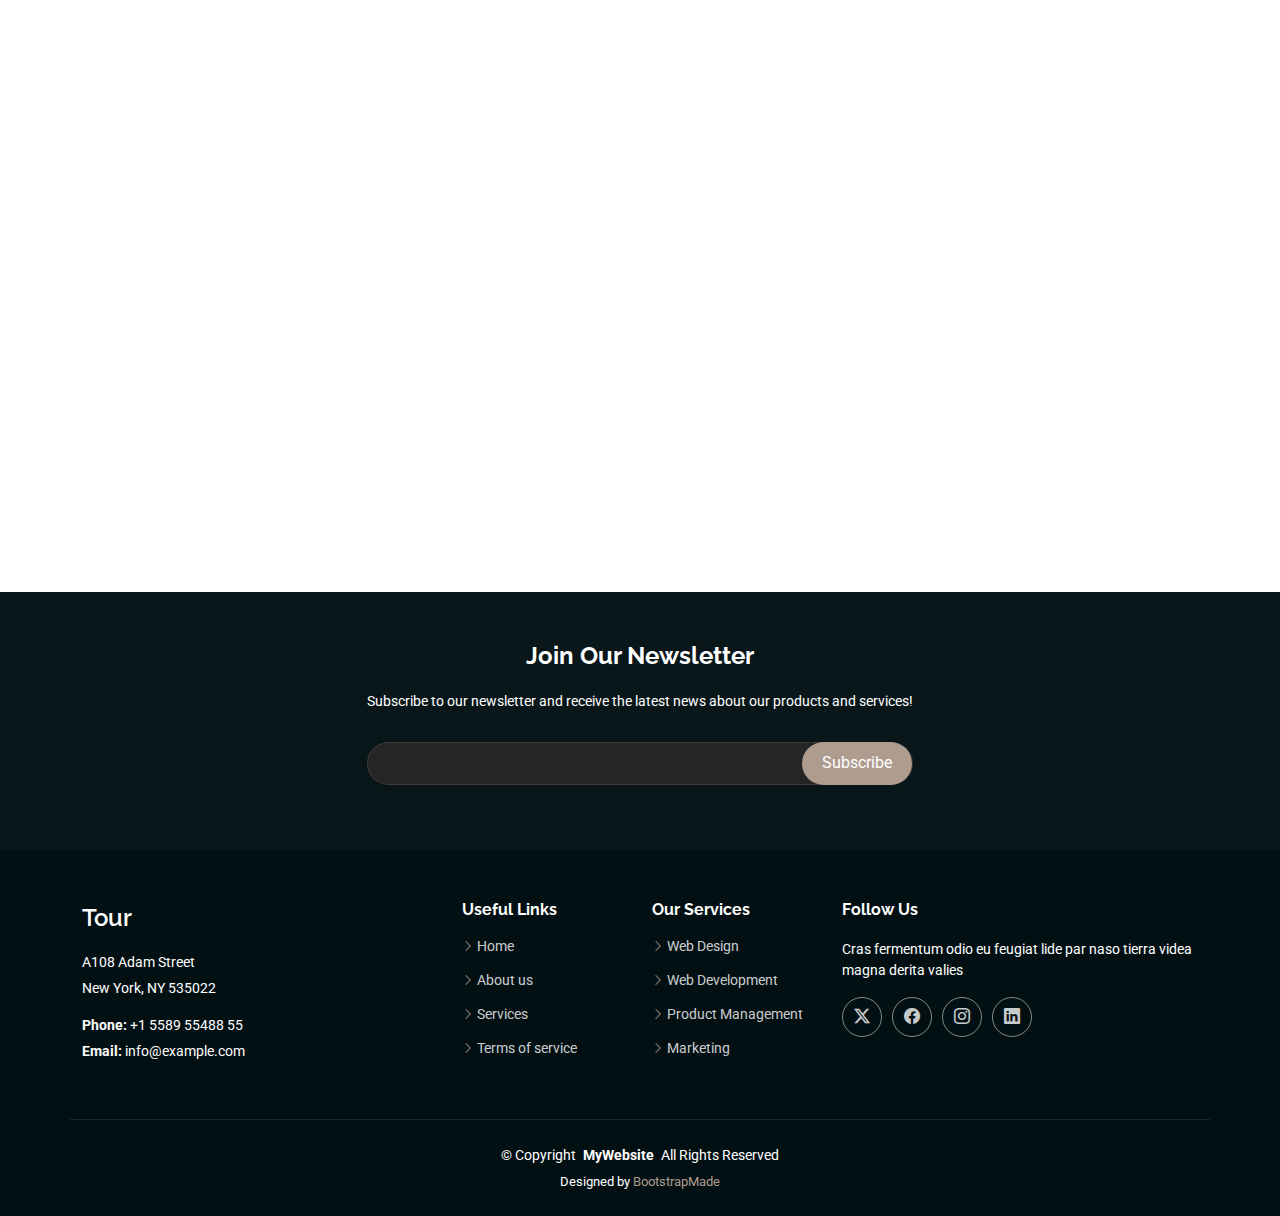
<file: blog-details.html>
<!DOCTYPE html>
<html lang="en">

<head>
  <meta charset="utf-8">
  <meta content="width=device-width, initial-scale=1.0" name="viewport">
  <title>Blog Details - Tour Bootstrap Template</title>
  <meta name="description" content="">
  <meta name="keywords" content="">

  <!-- Favicons -->
  <link href="assets/img/favicon.png" rel="icon">
  <link href="assets/img/apple-touch-icon.png" rel="apple-touch-icon">

  <!-- Fonts -->
  <link href="https://fonts.googleapis.com" rel="preconnect">
  <link href="https://fonts.gstatic.com" rel="preconnect" crossorigin>
  <link href="https://fonts.googleapis.com/css2?family=Roboto:ital,wght@0,100;0,300;0,400;0,500;0,700;0,900;1,100;1,300;1,400;1,500;1,700;1,900&family=Poppins:ital,wght@0,100;0,200;0,300;0,400;0,500;0,600;0,700;0,800;0,900;1,100;1,200;1,300;1,400;1,500;1,600;1,700;1,800;1,900&family=Raleway:ital,wght@0,100;0,200;0,300;0,400;0,500;0,600;0,700;0,800;0,900;1,100;1,200;1,300;1,400;1,500;1,600;1,700;1,800;1,900&display=swap" rel="stylesheet">

  <!-- Vendor CSS Files -->
  <link href="assets/vendor/bootstrap/css/bootstrap.min.css" rel="stylesheet">
  <link href="assets/vendor/bootstrap-icons/bootstrap-icons.css" rel="stylesheet">
  <link href="assets/vendor/aos/aos.css" rel="stylesheet">
  <link href="assets/vendor/swiper/swiper-bundle.min.css" rel="stylesheet">
  <link href="assets/vendor/glightbox/css/glightbox.min.css" rel="stylesheet">

  <!-- Main CSS File -->
  <link href="assets/css/main.css" rel="stylesheet">

  <!-- =======================================================
  * Template Name: Tour
  * Template URL: https://bootstrapmade.com/tour-bootstrap-travel-website-template/
  * Updated: Jul 01 2025 with Bootstrap v5.3.7
  * Author: BootstrapMade.com
  * License: https://bootstrapmade.com/license/
  ======================================================== -->
</head>

<body class="blog-details-page">

  <header id="header" class="header d-flex align-items-center fixed-top">
    <div class="header-container container-fluid container-xl position-relative d-flex align-items-center justify-content-between">

      <a href="index.html" class="logo d-flex align-items-center me-auto me-xl-0">
        <!-- Uncomment the line below if you also wish to use an image logo -->
        <!-- <img src="assets/img/logo.webp" alt=""> -->
        <h1 class="sitename">Tour</h1>
      </a>

      <nav id="navmenu" class="navmenu">
        <ul>
          <li><a href="index.html">Home</a></li>
          <li><a href="about.html">About</a></li>
          <li><a href="destinations.html">Destinations</a></li>
          <li><a href="tours.html">Tours</a></li>
          <li><a href="gallery.html">Gallery</a></li>
          <li><a href="blog.html">Blog</a></li>
          <li class="dropdown"><a href="#"><span>More Pages</span> <i class="bi bi-chevron-down toggle-dropdown"></i></a>
            <ul>
              <li><a href="destination-details.html">Destination Details</a></li>
              <li><a href="tour-details.html">Tour Details</a></li>
              <li><a href="booking.html">Booking</a></li>
              <li><a href="testimonials">Testimonials</a></li>
              <li><a href="faq.html">Frequently Asked Questions</a></li>
              <li><a href="blog-details.html" class="active">Blog Details</a></li>
              <li><a href="terms.html">Terms</a></li>
              <li><a href="privacy.html">Privacy</a></li>
              <li><a href="404.html">404</a></li>
            </ul>
          </li>
          <li class="dropdown"><a href="#"><span>Dropdown</span> <i class="bi bi-chevron-down toggle-dropdown"></i></a>
            <ul>
              <li><a href="#">Dropdown 1</a></li>
              <li class="dropdown"><a href="#"><span>Deep Dropdown</span> <i class="bi bi-chevron-down toggle-dropdown"></i></a>
                <ul>
                  <li><a href="#">Deep Dropdown 1</a></li>
                  <li><a href="#">Deep Dropdown 2</a></li>
                  <li><a href="#">Deep Dropdown 3</a></li>
                  <li><a href="#">Deep Dropdown 4</a></li>
                  <li><a href="#">Deep Dropdown 5</a></li>
                </ul>
              </li>
              <li><a href="#">Dropdown 2</a></li>
              <li><a href="#">Dropdown 3</a></li>
              <li><a href="#">Dropdown 4</a></li>
            </ul>
          </li>
          <li><a href="contact.html">Contact</a></li>
        </ul>
        <i class="mobile-nav-toggle d-xl-none bi bi-list"></i>
      </nav>

      <a class="btn-getstarted" href="destiantios.html">Get Started</a>

    </div>
  </header>

  <main class="main">

    <!-- Page Title -->
    <div class="page-title dark-background" data-aos="fade" style="background-image: url(assets/img/travel/showcase-8.webp);">
      <div class="container position-relative">
        <h1>Blog Details</h1>
        <p>Esse dolorum voluptatum ullam est sint nemo et est ipsa porro placeat quibusdam quia assumenda numquam molestias.</p>
        <nav class="breadcrumbs">
          <ol>
            <li><a href="index.html">Home</a></li>
            <li class="current">Blog Details</li>
          </ol>
        </nav>
      </div>
    </div><!-- End Page Title -->

    <!-- Blog Details Section -->
    <section id="blog-details" class="blog-details section">
      <div class="container" data-aos="fade-up">

        <article class="article">
          <div class="article-header">
            <div class="meta-categories" data-aos="fade-up">
              <a href="#" class="category">Technology</a>
              <a href="#" class="category">Innovation</a>
            </div>

            <h1 class="title" data-aos="fade-up" data-aos-delay="100">The Evolution of User Interface Design: From Skeuomorphism to Neumorphism</h1>

            <div class="article-meta" data-aos="fade-up" data-aos-delay="200">
              <div class="author">
                <img src="assets/img/person/person-m-6.webp" alt="Author" class="author-img">
                <div class="author-info">
                  <h4>David Wilson</h4>
                  <span>UI/UX Design Lead</span>
                </div>
              </div>
              <div class="post-info">
                <span><i class="bi bi-calendar4-week"></i> April 15, 2025</span>
                <span><i class="bi bi-clock"></i> 10 min read</span>
                <span><i class="bi bi-chat-square-text"></i> 32 Comments</span>
              </div>
            </div>
          </div>

          <div class="article-featured-image" data-aos="zoom-in">
            <img src="assets/img/blog/blog-hero-1.webp" alt="UI Design Evolution" class="img-fluid">
          </div>

          <div class="article-wrapper">
            <aside class="table-of-contents" data-aos="fade-left">
              <h3>Table of Contents</h3>
              <nav>
                <ul>
                  <li><a href="#introduction" class="active">Introduction</a></li>
                  <li><a href="#skeuomorphism">The Skeuomorphic Era</a></li>
                  <li><a href="#flat-design">Flat Design Revolution</a></li>
                  <li><a href="#material-design">Material Design</a></li>
                  <li><a href="#neumorphism">Rise of Neumorphism</a></li>
                  <li><a href="#future">Future Trends</a></li>
                </ul>
              </nav>
            </aside>

            <div class="article-content">
              <div class="content-section" id="introduction" data-aos="fade-up">
                <p class="lead">
                  The journey of user interface design has been marked by significant shifts in aesthetic approaches, each era bringing its own unique perspective on how digital interfaces should look and feel.
                </p>

                <p>
                  From the early days of graphical user interfaces to today's sophisticated design systems, the evolution of UI design reflects not just technological advancement, but also changing user expectations and cultural shifts in how we interact with digital products.
                </p>

                <div class="highlight-quote">
                  <blockquote>
                    <p>Design is not just what it looks like and feels like. Design is how it works.</p>
                    <cite>Steve Jobs</cite>
                  </blockquote>
                </div>
              </div>

              <div class="content-section" id="skeuomorphism" data-aos="fade-up">
                <h2>The Skeuomorphic Era</h2>
                <div class="image-with-caption right">
                  <img src="assets/img/blog/blog-hero-2.webp" alt="Skeuomorphic Design Example" class="img-fluid" loading="lazy">
                  <figcaption>Early iOS design showcasing skeuomorphic elements</figcaption>
                </div>
                <p>
                  Skeuomorphic design dominated the early years of digital interfaces, attempting to mirror real-world objects in digital form. This approach helped users transition from physical to digital interactions through familiar visual metaphors.
                </p>

                <div class="feature-points">
                  <div class="point">
                    <i class="bi bi-layers"></i>
                    <div>
                      <h4>Realistic Textures</h4>
                      <p>Detailed representations of materials like leather, metal, and paper</p>
                    </div>
                  </div>
                  <div class="point">
                    <i class="bi bi-lightbulb"></i>
                    <div>
                      <h4>Familiar Metaphors</h4>
                      <p>Digital elements mimicking their physical counterparts</p>
                    </div>
                  </div>
                </div>
              </div>

              <div class="content-section" id="flat-design" data-aos="fade-up">
                <h2>The Flat Design Revolution</h2>
                <p>
                  As users became more comfortable with digital interfaces, design began moving towards simplification. Flat design emerged as a reaction to the ornate details of skeuomorphism, emphasizing clarity and efficiency.
                </p>

                <div class="comparison-grid">
                  <div class="row g-4">
                    <div class="col-md-6">
                      <div class="comparison-card">
                        <div class="icon"><i class="bi bi-check-circle"></i></div>
                        <h4>Advantages</h4>
                        <ul>
                          <li>Improved loading times</li>
                          <li>Better scalability</li>
                          <li>Cleaner visual hierarchy</li>
                        </ul>
                      </div>
                    </div>
                    <div class="col-md-6">
                      <div class="comparison-card">
                        <div class="icon"><i class="bi bi-exclamation-circle"></i></div>
                        <h4>Challenges</h4>
                        <ul>
                          <li>Reduced visual cues</li>
                          <li>Potential usability issues</li>
                          <li>Limited depth perception</li>
                        </ul>
                      </div>
                    </div>
                  </div>
                </div>
              </div>

              <div class="content-section" id="material-design" data-aos="fade-up">
                <h2>Material Design: Finding Balance</h2>
                <p>
                  Google's Material Design emerged as a comprehensive design system that combined the simplicity of flat design with subtle depth cues, creating a more intuitive user experience while maintaining modern aesthetics.
                </p>

                <div class="key-principles">
                  <div class="principle">
                    <span class="number">01</span>
                    <h4>Physical Properties</h4>
                    <p>Surfaces and edges provide meaningful interaction cues</p>
                  </div>
                  <div class="principle">
                    <span class="number">02</span>
                    <h4>Bold Graphics</h4>
                    <p>Deliberate color choices and intentional white space</p>
                  </div>
                  <div class="principle">
                    <span class="number">03</span>
                    <h4>Meaningful Motion</h4>
                    <p>Animation informs and reinforces user actions</p>
                  </div>
                </div>
              </div>

              <div class="content-section" id="neumorphism" data-aos="fade-up">
                <h2>The Rise of Neumorphism</h2>
                <p>
                  Neumorphism represents the latest evolution in UI design, combining aspects of skeuomorphism with modern minimal aesthetics. This style creates soft, extruded surfaces that appear to emerge from the background.
                </p>

                <div class="info-box">
                  <div class="icon">
                    <i class="bi bi-info-circle"></i>
                  </div>
                  <div class="content">
                    <h4>Key Characteristics</h4>
                    <p>Neumorphic design relies on subtle shadow work to create the illusion of elements either protruding from or being pressed into their background surface.</p>
                  </div>
                </div>
              </div>

              <div class="content-section" id="future" data-aos="fade-up">
                <h2>Looking to the Future</h2>
                <p>
                  As we look ahead, UI design continues to evolve with new technologies and user expectations. The future may bring more personalized, adaptive interfaces that respond to individual user preferences and contexts.
                </p>

                <div class="future-trends">
                  <div class="trend">
                    <i class="bi bi-phone"></i>
                    <h4>Adaptive Interfaces</h4>
                    <p>Interfaces that automatically adjust based on user behavior and preferences</p>
                  </div>
                  <div class="trend">
                    <i class="bi bi-eye"></i>
                    <h4>Immersive Experiences</h4>
                    <p>Integration of AR and VR elements in everyday interfaces</p>
                  </div>
                  <div class="trend">
                    <i class="bi bi-hand-index"></i>
                    <h4>Gesture Controls</h4>
                    <p>Advanced motion and gesture-based interactions</p>
                  </div>
                </div>
              </div>
            </div>
          </div>

          <div class="article-footer" data-aos="fade-up">
            <div class="share-article">
              <h4>Share this article</h4>
              <div class="share-buttons">
                <a href="#" class="share-button twitter">
                  <i class="bi bi-twitter-x"></i>
                  <span>Share on X</span>
                </a>
                <a href="#" class="share-button facebook">
                  <i class="bi bi-facebook"></i>
                  <span>Share on Facebook</span>
                </a>
                <a href="#" class="share-button linkedin">
                  <i class="bi bi-linkedin"></i>
                  <span>Share on LinkedIn</span>
                </a>
              </div>
            </div>

            <div class="article-tags">
              <h4>Related Topics</h4>
              <div class="tags">
                <a href="#" class="tag">UI Design</a>
                <a href="#" class="tag">User Experience</a>
                <a href="#" class="tag">Design Trends</a>
                <a href="#" class="tag">Innovation</a>
                <a href="#" class="tag">Technology</a>
              </div>
            </div>
          </div>

        </article>

      </div>
    </section><!-- /Blog Details Section -->

    <!-- Blog Author Section -->
    <section id="blog-author" class="blog-author section">

      <div class="container" data-aos="fade-up">
        <div class="author-card">
          <div class="author-background" data-aos="fade-right" data-aos-delay="100">
            <div class="author-image-wrapper">
              <img src="assets/img/person/person-m-12.webp" class="author-image" alt="" loading="lazy">
            </div>
          </div>

          <div class="author-details" data-aos="fade-left" data-aos-delay="200">
            <div class="author-meta">
              <h3 class="author-name">Alex Richardson</h3>
              <div class="author-credentials">
                <span class="badge">Tech Journalist</span>
                <span class="badge">UX Designer</span>
              </div>
            </div>

            <div class="author-description">
              Proin iaculis purus consequat sem cure digni ssim donec porttitora entum suscipit rhoncus. Accusantium quam, ultricies eget id, aliquam eget nibh et. Maecen aliquam, risus at semper.
            </div>

            <div class="author-stats">
              <div class="stat-item">
                <span class="stat-value">120+</span>
                <span class="stat-label">Articles</span>
              </div>
              <div class="stat-item">
                <span class="stat-value">15k</span>
                <span class="stat-label">Readers</span>
              </div>
              <div class="stat-item">
                <span class="stat-value">4.9</span>
                <span class="stat-label">Rating</span>
              </div>
            </div>

            <div class="author-footer">
              <div class="social-links">
                <a href="https://twitter.com/#" title="Twitter"><i class="bi bi-twitter-x"></i></a>
                <a href="https://linkedin.com/#" title="LinkedIn"><i class="bi bi-linkedin"></i></a>
                <a href="https://medium.com/#" title="Medium"><i class="bi bi-medium"></i></a>
                <a href="https://github.com/#" title="GitHub"><i class="bi bi-github"></i></a>
              </div>
              <a href="#" class="btn-connect">
                Connect with Alex
                <i class="bi bi-arrow-right"></i>
              </a>
            </div>
          </div>
        </div>
      </div>

    </section><!-- /Blog Author Section -->

    <!-- Blog Comments Section -->
    <section id="blog-comments" class="blog-comments section">

      <div class="container" data-aos="fade-up" data-aos-delay="100">

        <div class="blog-comments-4">
          <div class="comments-header">
            <h3 class="title">Community Feedback</h3>
            <div class="comments-stats">
              <span class="count">12</span>
              <span class="label">Comments</span>
            </div>
          </div>

          <div class="comments-container">
            <!-- Comment #1 -->
            <div class="comment-thread">
              <div class="comment-box">
                <div class="comment-wrapper">
                  <div class="avatar-wrapper">
                    <img src="assets/img/person/person-f-9.webp" alt="Avatar" loading="lazy">
                    <span class="status-indicator"></span>
                  </div>

                  <div class="comment-content">
                    <div class="comment-header">
                      <div class="user-info">
                        <h4>Thomas Anderson</h4>
                        <span class="time-badge">
                          <i class="bi bi-clock"></i>
                          2 hours ago
                        </span>
                      </div>
                      <div class="engagement">
                        <span class="likes">
                          <i class="bi bi-heart"></i>
                          24
                        </span>
                      </div>
                    </div>

                    <div class="comment-body">
                      <p>Nullam ac urna eu felis dapibus condimentum sit amet a augue. Sed non neque elit. Sed ut imperdiet nisi. Proin condimentum fermentum nunc.</p>
                    </div>

                    <div class="comment-actions">
                      <button class="action-btn like-btn" aria-label="Like comment">
                        <i class="bi bi-heart"></i>
                        <span>Like</span>
                      </button>
                      <button class="action-btn reply-btn" aria-label="Reply to comment">
                        <i class="bi bi-chat"></i>
                        <span>Reply</span>
                      </button>
                      <button class="action-btn share-btn" aria-label="Share comment">
                        <i class="bi bi-share"></i>
                        <span>Share</span>
                      </button>
                    </div>
                  </div>
                </div>
              </div>

              <!-- Replies Container -->
              <div class="replies-container">
                <!-- Reply #1 -->
                <div class="comment-box reply">
                  <div class="comment-wrapper">
                    <div class="avatar-wrapper">
                      <img src="assets/img/person/person-m-9.webp" alt="Avatar" loading="lazy">
                      <span class="status-indicator"></span>
                    </div>

                    <div class="comment-content">
                      <div class="comment-header">
                        <div class="user-info">
                          <h4>Maria Rodriguez</h4>
                          <span class="time-badge">
                            <i class="bi bi-clock"></i>
                            1 hour ago
                          </span>
                        </div>
                        <div class="engagement">
                          <span class="likes">
                            <i class="bi bi-heart"></i>
                            8
                          </span>
                        </div>
                      </div>

                      <div class="comment-body">
                        <p>Vivamus elementum semper nisi. Aenean vulputate eleifend tellus. Aenean leo ligula, porttitor eu, consequat vitae.</p>
                      </div>

                      <div class="comment-actions">
                        <button class="action-btn like-btn" aria-label="Like comment">
                          <i class="bi bi-heart"></i>
                          <span>Like</span>
                        </button>
                        <button class="action-btn reply-btn" aria-label="Reply to comment">
                          <i class="bi bi-chat"></i>
                          <span>Reply</span>
                        </button>
                        <button class="action-btn share-btn" aria-label="Share comment">
                          <i class="bi bi-share"></i>
                          <span>Share</span>
                        </button>
                      </div>
                    </div>
                  </div>
                </div>

                <!-- Reply #2 -->
                <div class="comment-box reply">
                  <div class="comment-wrapper">
                    <div class="avatar-wrapper">
                      <img src="assets/img/person/person-f-9.webp" alt="Avatar" loading="lazy">
                      <span class="status-indicator"></span>
                    </div>

                    <div class="comment-content">
                      <div class="comment-header">
                        <div class="user-info">
                          <h4>Alex Chen</h4>
                          <span class="time-badge">
                            <i class="bi bi-clock"></i>
                            30 minutes ago
                          </span>
                        </div>
                        <div class="engagement">
                          <span class="likes">
                            <i class="bi bi-heart"></i>
                            5
                          </span>
                        </div>
                      </div>

                      <div class="comment-body">
                        <p>Cras dapibus. Vivamus elementum semper nisi. Aenean vulputate eleifend tellus.</p>
                      </div>

                      <div class="comment-actions">
                        <button class="action-btn like-btn" aria-label="Like comment">
                          <i class="bi bi-heart"></i>
                          <span>Like</span>
                        </button>
                        <button class="action-btn reply-btn" aria-label="Reply to comment">
                          <i class="bi bi-chat"></i>
                          <span>Reply</span>
                        </button>
                        <button class="action-btn share-btn" aria-label="Share comment">
                          <i class="bi bi-share"></i>
                          <span>Share</span>
                        </button>
                      </div>
                    </div>
                  </div>
                </div>
              </div>
            </div>

            <!-- Comment #2 -->
            <div class="comment-thread">
              <div class="comment-box">
                <div class="comment-wrapper">
                  <div class="avatar-wrapper">
                    <img src="assets/img/person/person-f-7.webp" alt="Avatar" loading="lazy">
                    <span class="status-indicator"></span>
                  </div>

                  <div class="comment-content">
                    <div class="comment-header">
                      <div class="user-info">
                        <h4>Emily Watson</h4>
                        <span class="time-badge">
                          <i class="bi bi-clock"></i>
                          3 hours ago
                        </span>
                      </div>
                      <div class="engagement">
                        <span class="likes">
                          <i class="bi bi-heart"></i>
                          15
                        </span>
                      </div>
                    </div>

                    <div class="comment-body">
                      <p>Maecenas tempus, tellus eget condimentum rhoncus, sem quam semper libero, sit amet adipiscing sem neque sed ipsum.</p>
                    </div>

                    <div class="comment-actions">
                      <button class="action-btn like-btn" aria-label="Like comment">
                        <i class="bi bi-heart"></i>
                        <span>Like</span>
                      </button>
                      <button class="action-btn reply-btn" aria-label="Reply to comment">
                        <i class="bi bi-chat"></i>
                        <span>Reply</span>
                      </button>
                      <button class="action-btn share-btn" aria-label="Share comment">
                        <i class="bi bi-share"></i>
                        <span>Share</span>
                      </button>
                    </div>
                  </div>
                </div>
              </div>
            </div>
          </div>
        </div>

      </div>

    </section><!-- /Blog Comments Section -->

    <!-- Blog Comment Form Section -->
    <section id="blog-comment-form" class="blog-comment-form section">

      <div class="container" data-aos="fade-up" data-aos-delay="100">

        <form method="post" role="form">

          <div class="section-header">
            <h3>Share Your Thoughts</h3>
            <p>Your email address will not be published. Required fields are marked *</p>
          </div>

          <div class="row gy-3">
            <div class="col-md-6 form-group">
              <label for="name">Full Name *</label>
              <input type="text" name="name" class="form-control" id="name" placeholder="Enter your full name" required="">
            </div>

            <div class="col-md-6 form-group">
              <label for="email">Email Address *</label>
              <input type="email" name="email" class="form-control" id="email" placeholder="Enter your email address" required="">
            </div>

            <div class="col-12 form-group">
              <label for="website">Website</label>
              <input type="url" name="website" class="form-control" id="website" placeholder="Your website (optional)">
            </div>

            <div class="col-12 form-group">
              <label for="comment">Your Comment *</label>
              <textarea class="form-control" name="comment" id="comment" rows="5" placeholder="Write your thoughts here..." required=""></textarea>
            </div>

            <div class="col-12 text-center">
              <button type="submit" class="btn-submit">Post Comment</button>
            </div>
          </div>

        </form>

      </div>

    </section><!-- /Blog Comment Form Section -->

  </main>

  <footer id="footer" class="footer position-relative dark-background">

    <div class="footer-newsletter">
      <div class="container">
        <div class="row justify-content-center text-center">
          <div class="col-lg-6">
            <h4>Join Our Newsletter</h4>
            <p>Subscribe to our newsletter and receive the latest news about our products and services!</p>
            <form action="forms/newsletter.php" method="post" class="php-email-form">
              <div class="newsletter-form"><input type="email" name="email"><input type="submit" value="Subscribe"></div>
              <div class="loading">Loading</div>
              <div class="error-message"></div>
              <div class="sent-message">Your subscription request has been sent. Thank you!</div>
            </form>
          </div>
        </div>
      </div>
    </div>

    <div class="container footer-top">
      <div class="row gy-4">
        <div class="col-lg-4 col-md-6 footer-about">
          <a href="index.html" class="d-flex align-items-center">
            <span class="sitename">Tour</span>
          </a>
          <div class="footer-contact pt-3">
            <p>A108 Adam Street</p>
            <p>New York, NY 535022</p>
            <p class="mt-3"><strong>Phone:</strong> <span>+1 5589 55488 55</span></p>
            <p><strong>Email:</strong> <span>info@example.com</span></p>
          </div>
        </div>

        <div class="col-lg-2 col-md-3 footer-links">
          <h4>Useful Links</h4>
          <ul>
            <li><i class="bi bi-chevron-right"></i> <a href="#">Home</a></li>
            <li><i class="bi bi-chevron-right"></i> <a href="#">About us</a></li>
            <li><i class="bi bi-chevron-right"></i> <a href="#">Services</a></li>
            <li><i class="bi bi-chevron-right"></i> <a href="#">Terms of service</a></li>
          </ul>
        </div>

        <div class="col-lg-2 col-md-3 footer-links">
          <h4>Our Services</h4>
          <ul>
            <li><i class="bi bi-chevron-right"></i> <a href="#">Web Design</a></li>
            <li><i class="bi bi-chevron-right"></i> <a href="#">Web Development</a></li>
            <li><i class="bi bi-chevron-right"></i> <a href="#">Product Management</a></li>
            <li><i class="bi bi-chevron-right"></i> <a href="#">Marketing</a></li>
          </ul>
        </div>

        <div class="col-lg-4 col-md-12">
          <h4>Follow Us</h4>
          <p>Cras fermentum odio eu feugiat lide par naso tierra videa magna derita valies</p>
          <div class="social-links d-flex">
            <a href=""><i class="bi bi-twitter-x"></i></a>
            <a href=""><i class="bi bi-facebook"></i></a>
            <a href=""><i class="bi bi-instagram"></i></a>
            <a href=""><i class="bi bi-linkedin"></i></a>
          </div>
        </div>

      </div>
    </div>

    <div class="container copyright text-center mt-4">
      <p>© <span>Copyright</span> <strong class="px-1 sitename">MyWebsite</strong> <span>All Rights Reserved</span></p>
      <div class="credits">
        <!-- All the links in the footer should remain intact. -->
        <!-- You can delete the links only if you've purchased the pro version. -->
        <!-- Licensing information: https://bootstrapmade.com/license/ -->
        <!-- Purchase the pro version with working PHP/AJAX contact form: [buy-url] -->
        Designed by <a href="https://bootstrapmade.com/">BootstrapMade</a>
      </div>
    </div>

  </footer>

  <!-- Scroll Top -->
  <a href="#" id="scroll-top" class="scroll-top d-flex align-items-center justify-content-center"><i class="bi bi-arrow-up-short"></i></a>

  <!-- Preloader -->
  <div id="preloader"></div>

  <!-- Vendor JS Files -->
  <script src="assets/vendor/bootstrap/js/bootstrap.bundle.min.js"></script>
  <script src="assets/vendor/php-email-form/validate.js"></script>
  <script src="assets/vendor/aos/aos.js"></script>
  <script src="assets/vendor/purecounter/purecounter_vanilla.js"></script>
  <script src="assets/vendor/swiper/swiper-bundle.min.js"></script>
  <script src="assets/vendor/isotope-layout/isotope.pkgd.min.js"></script>
  <script src="assets/vendor/imagesloaded/imagesloaded.pkgd.min.js"></script>
  <script src="assets/vendor/glightbox/js/glightbox.min.js"></script>

  <!-- Main JS File -->
  <script src="assets/js/main.js"></script>

</body>

</html>
</file>
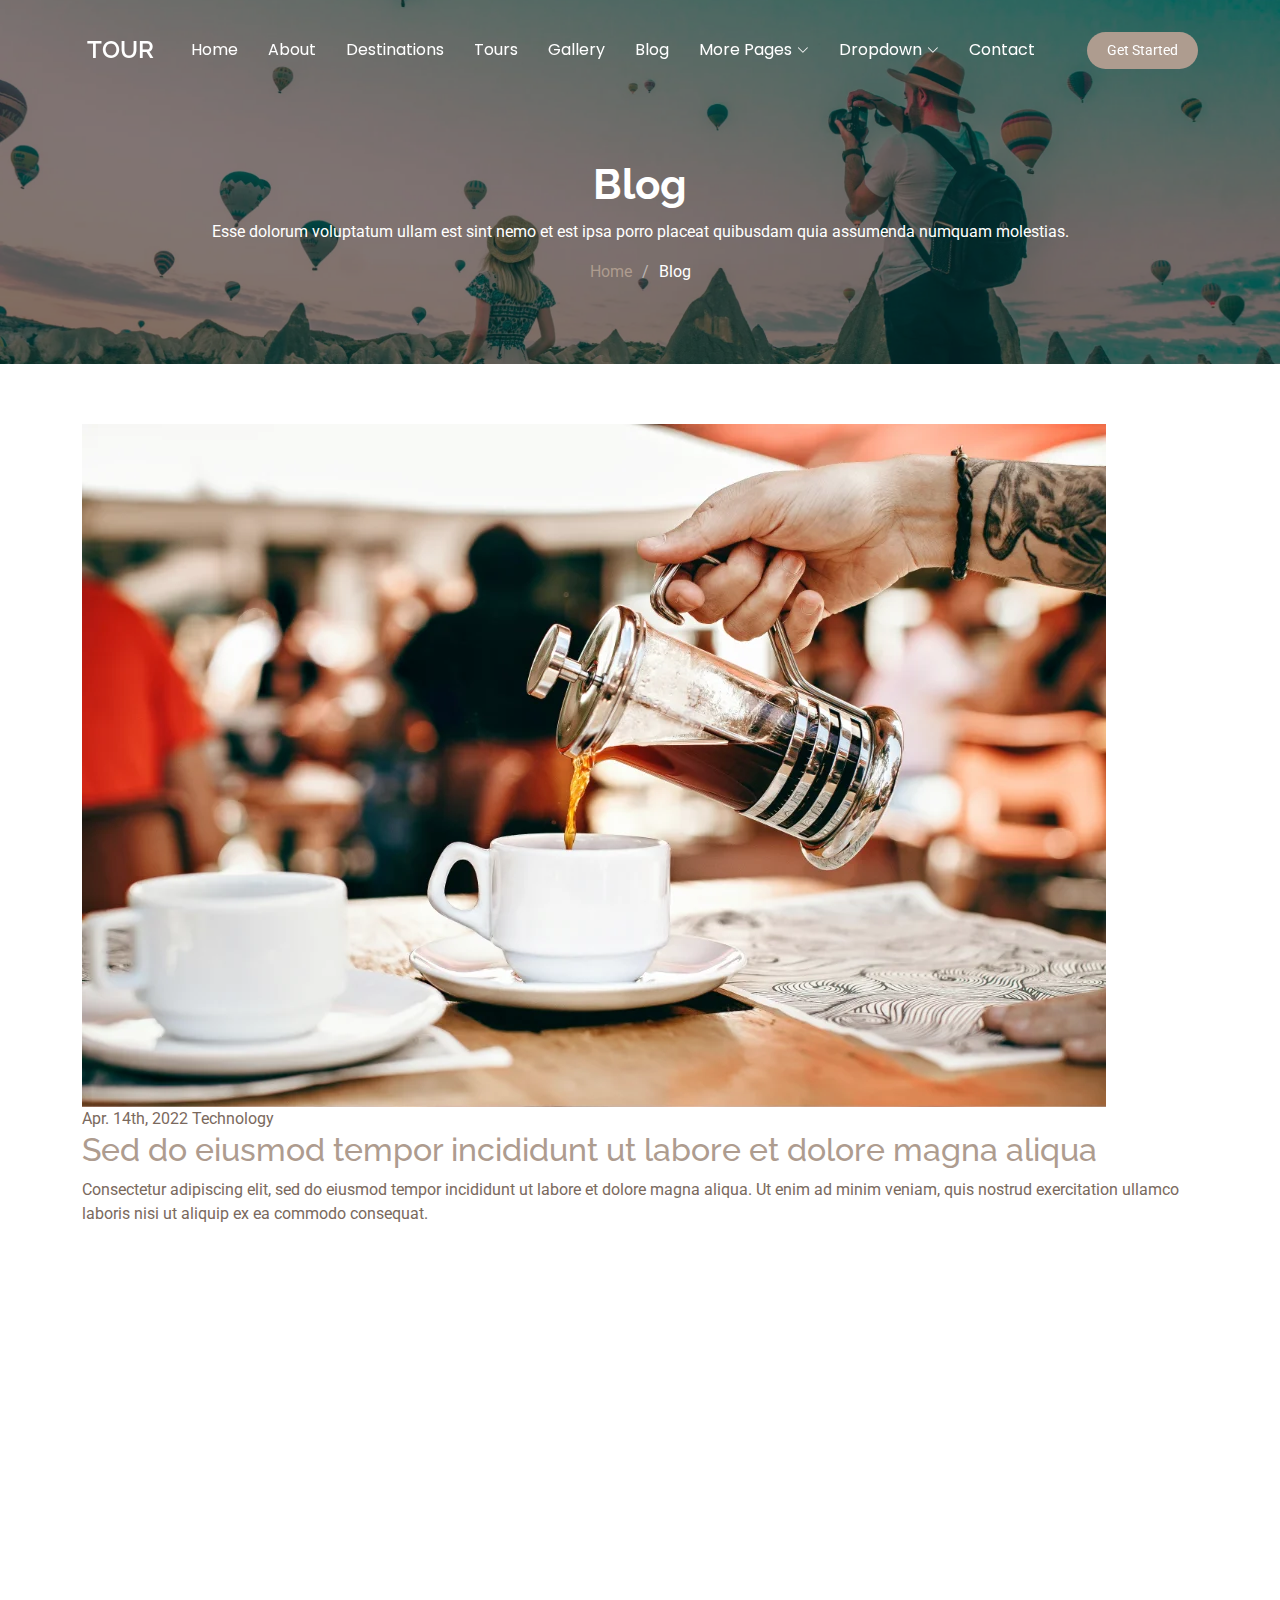
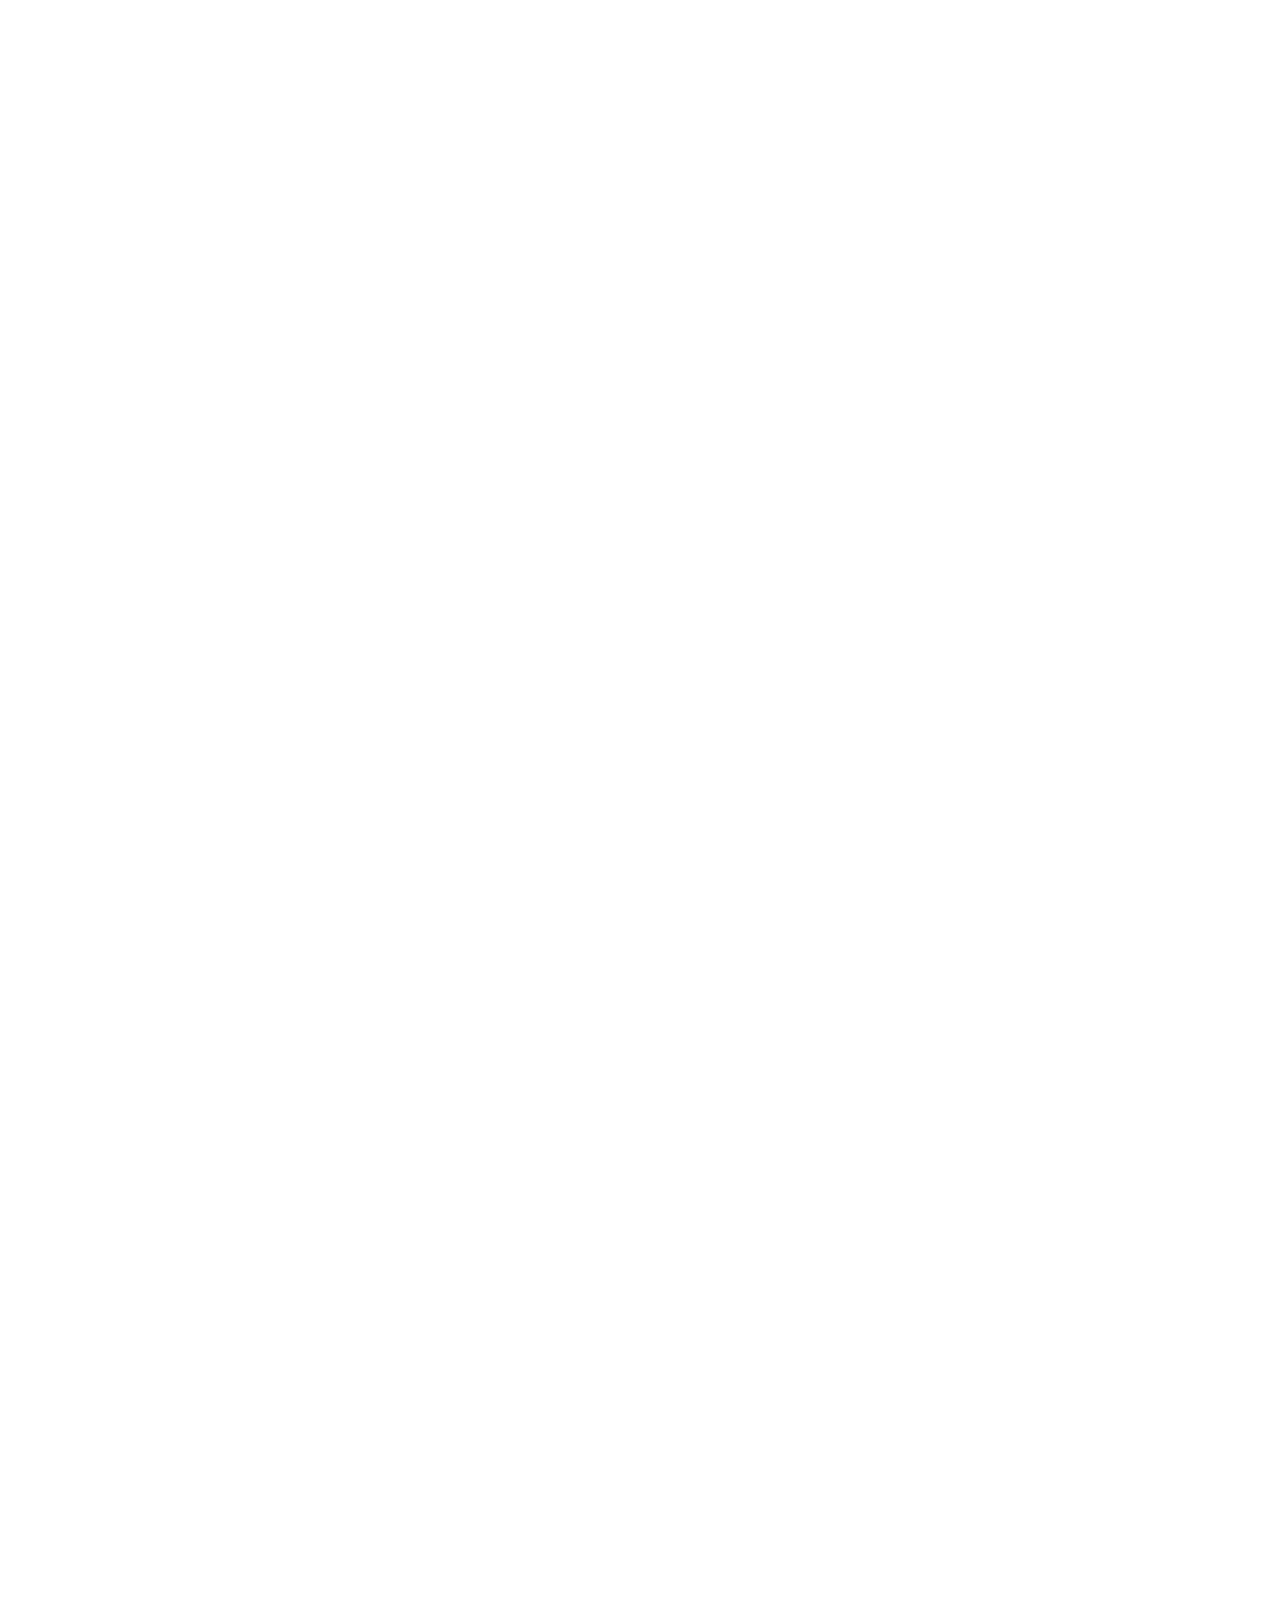
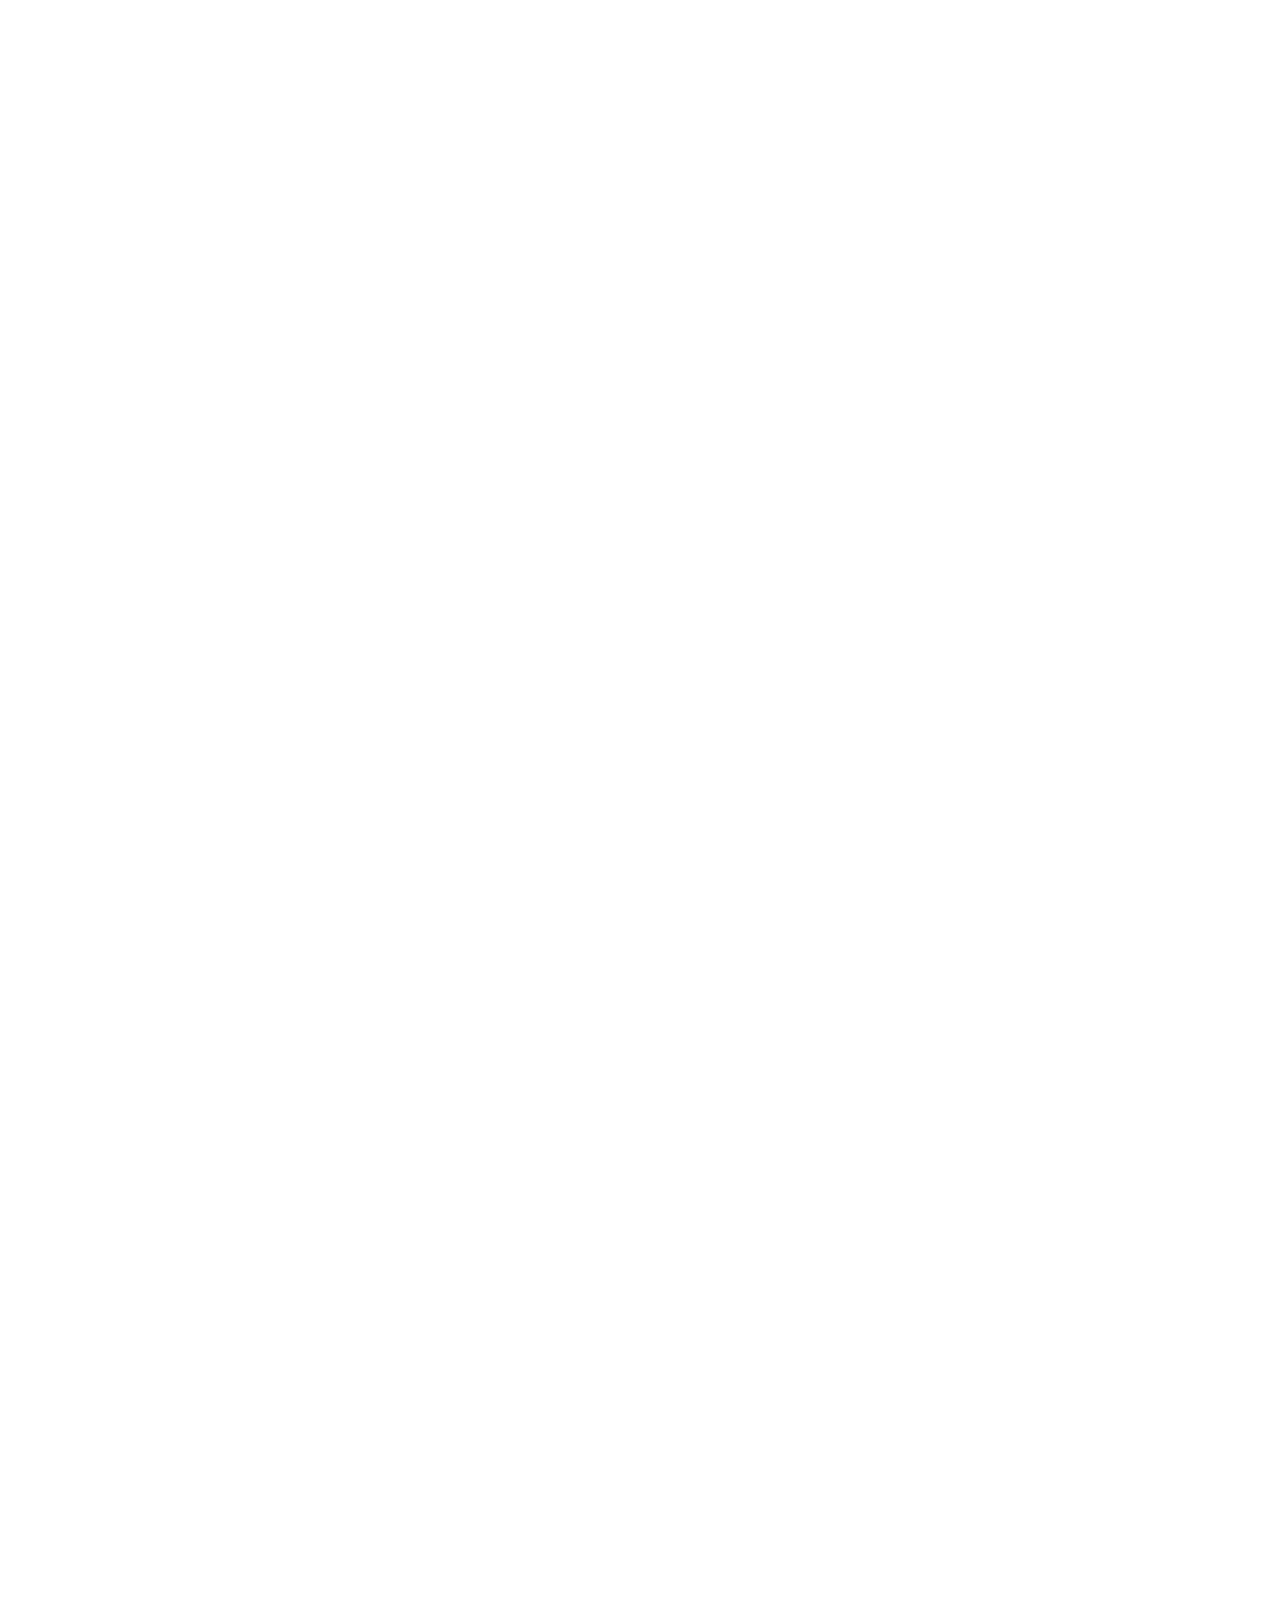
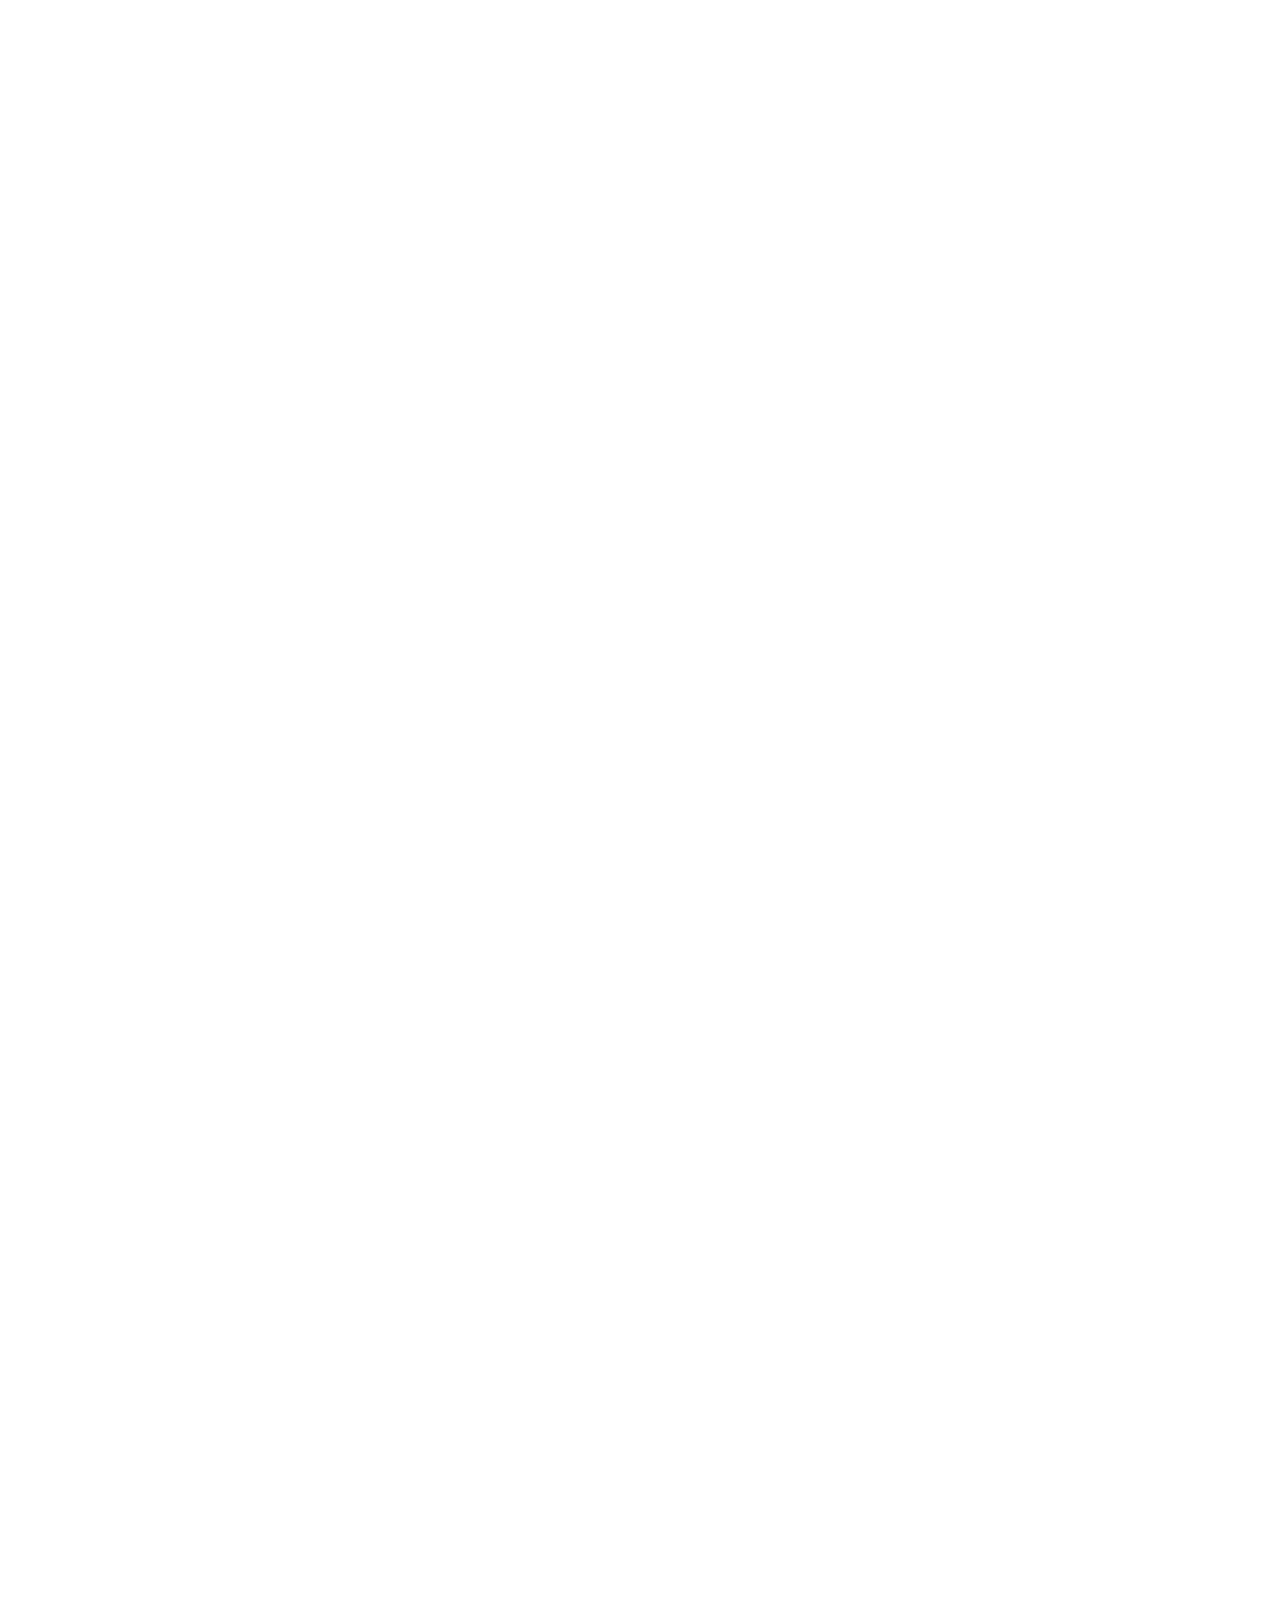
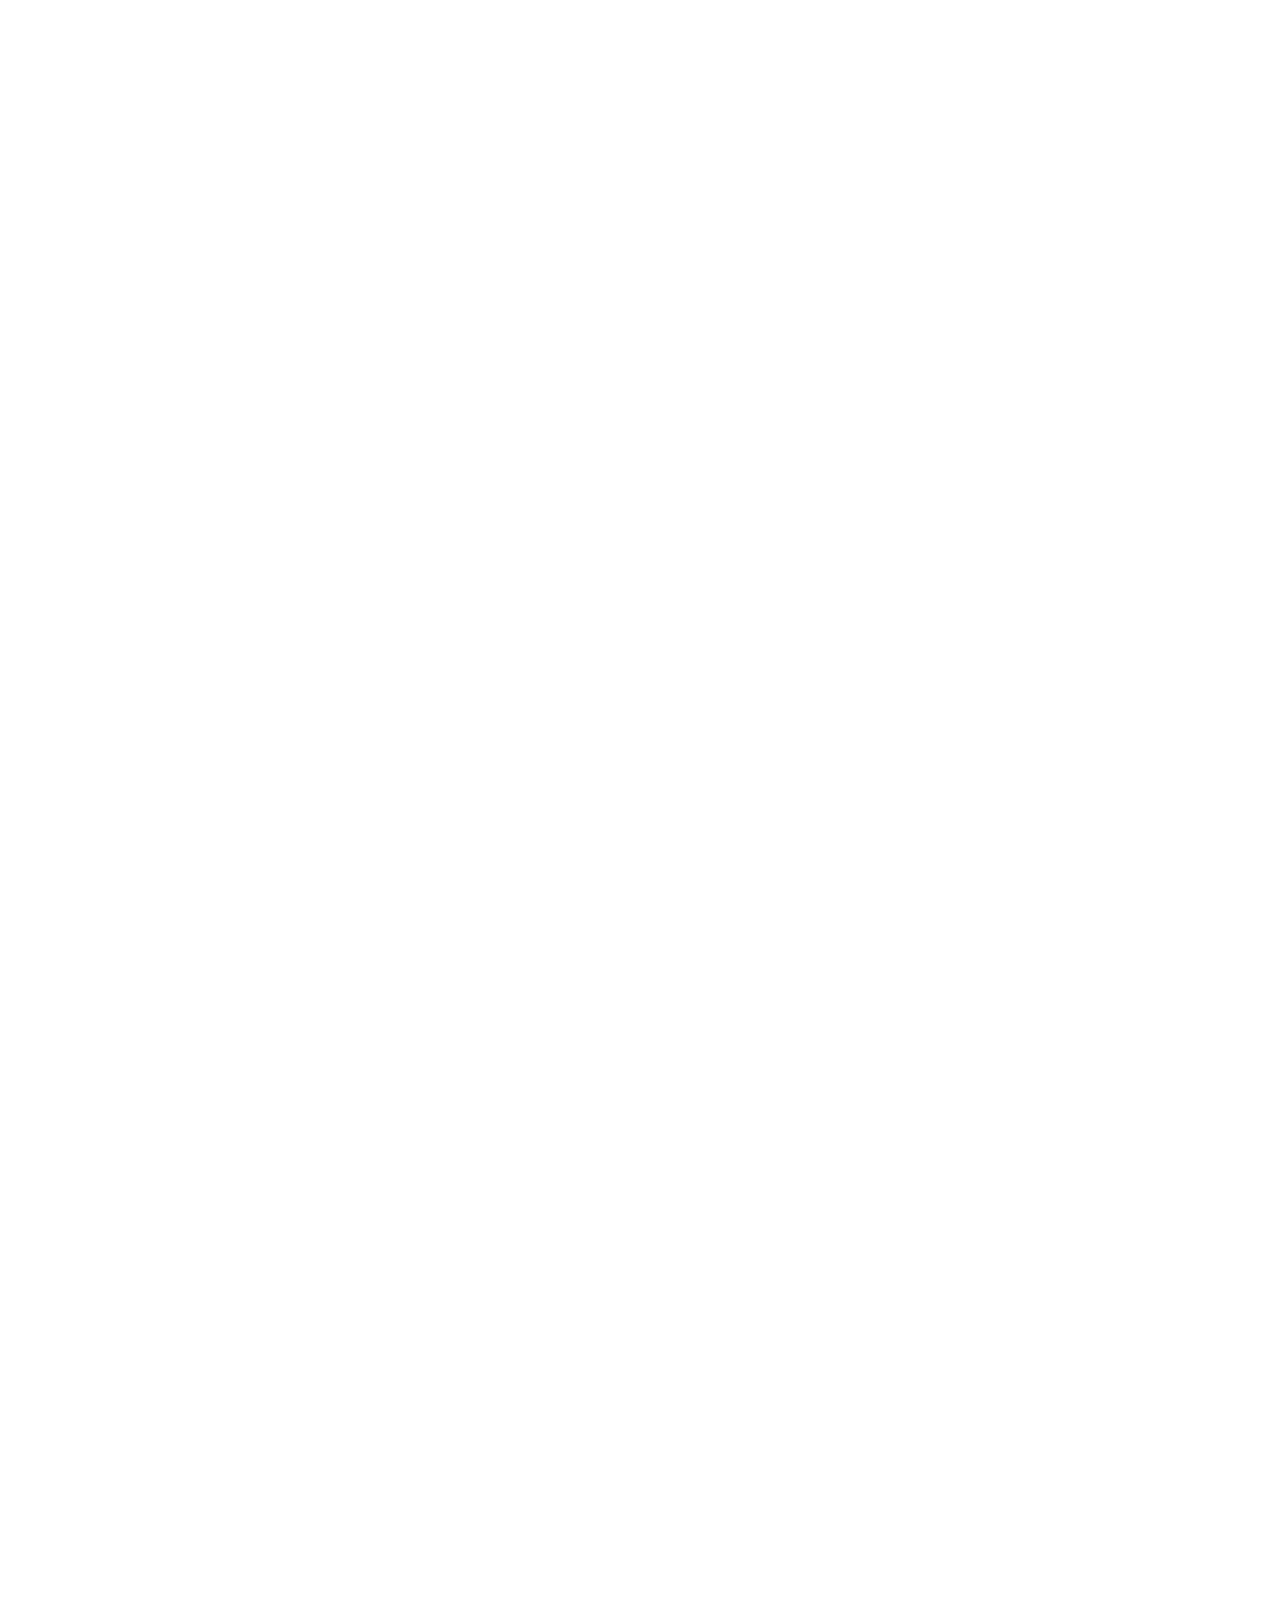
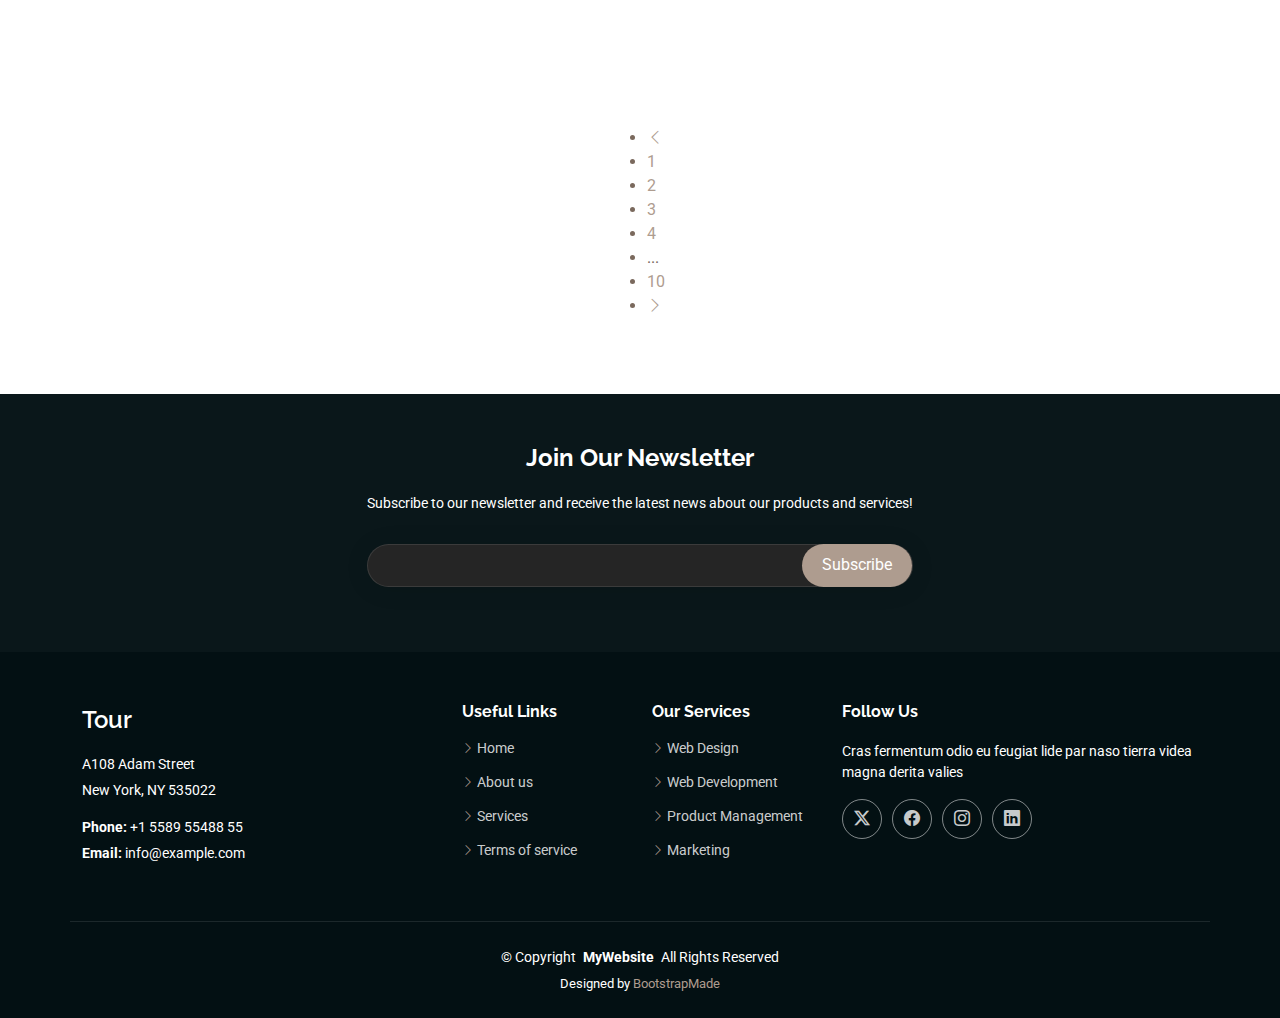
<file: blog.html>
<!DOCTYPE html>
<html lang="en">

<head>
  <meta charset="utf-8">
  <meta content="width=device-width, initial-scale=1.0" name="viewport">
  <title>Blog - Tour Bootstrap Template</title>
  <meta name="description" content="">
  <meta name="keywords" content="">

  <!-- Favicons -->
  <link href="assets/img/favicon.png" rel="icon">
  <link href="assets/img/apple-touch-icon.png" rel="apple-touch-icon">

  <!-- Fonts -->
  <link href="https://fonts.googleapis.com" rel="preconnect">
  <link href="https://fonts.gstatic.com" rel="preconnect" crossorigin>
  <link href="https://fonts.googleapis.com/css2?family=Roboto:ital,wght@0,100;0,300;0,400;0,500;0,700;0,900;1,100;1,300;1,400;1,500;1,700;1,900&family=Poppins:ital,wght@0,100;0,200;0,300;0,400;0,500;0,600;0,700;0,800;0,900;1,100;1,200;1,300;1,400;1,500;1,600;1,700;1,800;1,900&family=Raleway:ital,wght@0,100;0,200;0,300;0,400;0,500;0,600;0,700;0,800;0,900;1,100;1,200;1,300;1,400;1,500;1,600;1,700;1,800;1,900&display=swap" rel="stylesheet">

  <!-- Vendor CSS Files -->
  <link href="assets/vendor/bootstrap/css/bootstrap.min.css" rel="stylesheet">
  <link href="assets/vendor/bootstrap-icons/bootstrap-icons.css" rel="stylesheet">
  <link href="assets/vendor/aos/aos.css" rel="stylesheet">
  <link href="assets/vendor/swiper/swiper-bundle.min.css" rel="stylesheet">
  <link href="assets/vendor/glightbox/css/glightbox.min.css" rel="stylesheet">

  <!-- Main CSS File -->
  <link href="assets/css/main.css" rel="stylesheet">

  <!-- =======================================================
  * Template Name: Tour
  * Template URL: https://bootstrapmade.com/tour-bootstrap-travel-website-template/
  * Updated: Jul 01 2025 with Bootstrap v5.3.7
  * Author: BootstrapMade.com
  * License: https://bootstrapmade.com/license/
  ======================================================== -->
</head>

<body class="blog-page">

  <header id="header" class="header d-flex align-items-center fixed-top">
    <div class="header-container container-fluid container-xl position-relative d-flex align-items-center justify-content-between">

      <a href="index.html" class="logo d-flex align-items-center me-auto me-xl-0">
        <!-- Uncomment the line below if you also wish to use an image logo -->
        <!-- <img src="assets/img/logo.webp" alt=""> -->
        <h1 class="sitename">Tour</h1>
      </a>

      <nav id="navmenu" class="navmenu">
        <ul>
          <li><a href="index.html">Home</a></li>
          <li><a href="about.html">About</a></li>
          <li><a href="destinations.html">Destinations</a></li>
          <li><a href="tours.html">Tours</a></li>
          <li><a href="gallery.html">Gallery</a></li>
          <li><a href="blog.html" class="active">Blog</a></li>
          <li class="dropdown"><a href="#"><span>More Pages</span> <i class="bi bi-chevron-down toggle-dropdown"></i></a>
            <ul>
              <li><a href="destination-details.html">Destination Details</a></li>
              <li><a href="tour-details.html">Tour Details</a></li>
              <li><a href="booking.html">Booking</a></li>
              <li><a href="testimonials">Testimonials</a></li>
              <li><a href="faq.html">Frequently Asked Questions</a></li>
              <li><a href="blog-details.html">Blog Details</a></li>
              <li><a href="terms.html">Terms</a></li>
              <li><a href="privacy.html">Privacy</a></li>
              <li><a href="404.html">404</a></li>
            </ul>
          </li>
          <li class="dropdown"><a href="#"><span>Dropdown</span> <i class="bi bi-chevron-down toggle-dropdown"></i></a>
            <ul>
              <li><a href="#">Dropdown 1</a></li>
              <li class="dropdown"><a href="#"><span>Deep Dropdown</span> <i class="bi bi-chevron-down toggle-dropdown"></i></a>
                <ul>
                  <li><a href="#">Deep Dropdown 1</a></li>
                  <li><a href="#">Deep Dropdown 2</a></li>
                  <li><a href="#">Deep Dropdown 3</a></li>
                  <li><a href="#">Deep Dropdown 4</a></li>
                  <li><a href="#">Deep Dropdown 5</a></li>
                </ul>
              </li>
              <li><a href="#">Dropdown 2</a></li>
              <li><a href="#">Dropdown 3</a></li>
              <li><a href="#">Dropdown 4</a></li>
            </ul>
          </li>
          <li><a href="contact.html">Contact</a></li>
        </ul>
        <i class="mobile-nav-toggle d-xl-none bi bi-list"></i>
      </nav>

      <a class="btn-getstarted" href="destiantios.html">Get Started</a>

    </div>
  </header>

  <main class="main">

    <!-- Page Title -->
    <div class="page-title dark-background" data-aos="fade" style="background-image: url(assets/img/travel/showcase-8.webp);">
      <div class="container position-relative">
        <h1>Blog</h1>
        <p>Esse dolorum voluptatum ullam est sint nemo et est ipsa porro placeat quibusdam quia assumenda numquam molestias.</p>
        <nav class="breadcrumbs">
          <ol>
            <li><a href="index.html">Home</a></li>
            <li class="current">Blog</li>
          </ol>
        </nav>
      </div>
    </div><!-- End Page Title -->

    <!-- Blog Hero Section -->
    <section id="blog-hero" class="blog-hero section">

      <div class="container" data-aos="fade-up" data-aos-delay="100">

        <div class="blog-grid">

          <!-- Main Featured Post -->
          <article class="blog-item main-feature" data-aos="fade-up">
            <img src="assets/img/blog/blog-post-9.webp" alt="Blog Image" class="img-fluid">
            <div class="blog-content">
              <div class="post-meta">
                <span class="date">Apr. 14th, 2022</span>
                <span class="category">Technology</span>
              </div>
              <h2 class="post-title">
                <a href="blog-details.html" title="Sed do eiusmod tempor incididunt ut labore et dolore magna aliqua">Sed do eiusmod tempor incididunt ut labore et dolore magna aliqua</a>
              </h2>
              <p class="post-excerpt">Consectetur adipiscing elit, sed do eiusmod tempor incididunt ut labore et dolore magna aliqua. Ut enim ad minim veniam, quis nostrud exercitation ullamco laboris nisi ut aliquip ex ea commodo consequat.</p>
            </div>
          </article><!-- End Main Featured Post -->

          <!-- Secondary Featured Posts -->
          <div class="secondary-features">
            <article class="blog-item" data-aos="fade-up" data-aos-delay="100">
              <img src="assets/img/blog/blog-post-portrait-1.webp" alt="Blog Image" class="img-fluid">
              <div class="blog-content">
                <div class="post-meta">
                  <span class="date">Apr. 13th, 2022</span>
                  <span class="category">Business</span>
                </div>
                <h3 class="post-title">
                  <a href="blog-details.html" title="Ut enim ad minim veniam quis nostrud exercitation">Ut enim ad minim veniam quis nostrud exercitation</a>
                </h3>
              </div>
            </article>

            <article class="blog-item" data-aos="fade-up" data-aos-delay="200">
              <img src="assets/img/blog/blog-post-portrait-2.webp" alt="Blog Image" class="img-fluid">
              <div class="blog-content">
                <div class="post-meta">
                  <span class="date">Apr. 12th, 2022</span>
                  <span class="category">Lifestyle</span>
                </div>
                <h3 class="post-title">
                  <a href="blog-details.html" title="Duis aute irure dolor in reprehenderit in voluptate">Duis aute irure dolor in reprehenderit in voluptate</a>
                </h3>
              </div>
            </article>
          </div><!-- End Secondary Features -->

          <!-- Regular Posts Grid -->
          <div class="regular-posts">
            <article class="blog-item" data-aos="fade-up" data-aos-delay="300">
              <img src="assets/img/blog/blog-post-9.webp" alt="Blog Image" class="img-fluid">
              <div class="blog-content">
                <div class="post-meta">
                  <span class="date">Apr. 11th, 2022</span>
                  <span class="category">Tech</span>
                </div>
                <h3 class="post-title">
                  <a href="blog-details.html" title="Excepteur sint occaecat cupidatat non proident">Excepteur sint occaecat cupidatat non proident</a>
                </h3>
              </div>
            </article>

            <article class="blog-item" data-aos="fade-up" data-aos-delay="400">
              <img src="assets/img/blog/blog-post-3.webp" alt="Blog Image" class="img-fluid">
              <div class="blog-content">
                <div class="post-meta">
                  <span class="date">Apr. 10th, 2022</span>
                  <span class="category">Sports</span>
                </div>
                <h3 class="post-title">
                  <a href="blog-details.html" title="Sunt in culpa qui officia deserunt mollit anim">Sunt in culpa qui officia deserunt mollit anim</a>
                </h3>
              </div>
            </article>

            <article class="blog-item" data-aos="fade-up" data-aos-delay="500">
              <img src="assets/img/blog/blog-post-6.webp" alt="Blog Image" class="img-fluid">
              <div class="blog-content">
                <div class="post-meta">
                  <span class="date">Apr. 9th, 2022</span>
                  <span class="category">Culture</span>
                </div>
                <h3 class="post-title">
                  <a href="blog-details.html" title="Id est laborum et dolorum fuga et harum quidem">Id est laborum et dolorum fuga et harum quidem</a>
                </h3>
              </div>
            </article>
          </div><!-- End Regular Posts -->

        </div>

      </div>

    </section><!-- /Blog Hero Section -->

    <!-- Blog Posts Section -->
    <section id="blog-posts" class="blog-posts section">

      <div class="container" data-aos="fade-up" data-aos-delay="100">
        <div class="row gy-4">

          <div class="col-lg-4">
            <article>

              <div class="post-img">
                <img src="assets/img/blog/blog-post-1.webp" alt="" class="img-fluid">
              </div>

              <p class="post-category">Politics</p>

              <h2 class="title">
                <a href="blog-details.html">Dolorum optio tempore voluptas dignissimos</a>
              </h2>

              <div class="d-flex align-items-center">
                <img src="assets/img/person/person-f-12.webp" alt="" class="img-fluid post-author-img flex-shrink-0">
                <div class="post-meta">
                  <p class="post-author">Maria Doe</p>
                  <p class="post-date">
                    <time datetime="2022-01-01">Jan 1, 2022</time>
                  </p>
                </div>
              </div>

            </article>
          </div><!-- End post list item -->

          <div class="col-lg-4">
            <article>

              <div class="post-img">
                <img src="assets/img/blog/blog-post-2.webp" alt="" class="img-fluid">
              </div>

              <p class="post-category">Sports</p>

              <h2 class="title">
                <a href="blog-details.html">Nisi magni odit consequatur autem nulla dolorem</a>
              </h2>

              <div class="d-flex align-items-center">
                <img src="assets/img/person/person-f-13.webp" alt="" class="img-fluid post-author-img flex-shrink-0">
                <div class="post-meta">
                  <p class="post-author">Allisa Mayer</p>
                  <p class="post-date">
                    <time datetime="2022-01-01">Jun 5, 2022</time>
                  </p>
                </div>
              </div>

            </article>
          </div><!-- End post list item -->

          <div class="col-lg-4">
            <article>

              <div class="post-img">
                <img src="assets/img/blog/blog-post-3.webp" alt="" class="img-fluid">
              </div>

              <p class="post-category">Entertainment</p>

              <h2 class="title">
                <a href="blog-details.html">Possimus soluta ut id suscipit ea ut in quo quia et soluta</a>
              </h2>

              <div class="d-flex align-items-center">
                <img src="assets/img/person/person-m-10.webp" alt="" class="img-fluid post-author-img flex-shrink-0">
                <div class="post-meta">
                  <p class="post-author">Mark Dower</p>
                  <p class="post-date">
                    <time datetime="2022-01-01">Jun 22, 2022</time>
                  </p>
                </div>
              </div>

            </article>
          </div><!-- End post list item -->

          <div class="col-lg-4">
            <article>

              <div class="post-img">
                <img src="assets/img/blog/blog-post-4.webp" alt="" class="img-fluid">
              </div>

              <p class="post-category">Sports</p>

              <h2 class="title">
                <a href="blog-details.html">Non rem rerum nam cum quo minus olor distincti</a>
              </h2>

              <div class="d-flex align-items-center">
                <img src="assets/img/person/person-f-14.webp" alt="" class="img-fluid post-author-img flex-shrink-0">
                <div class="post-meta">
                  <p class="post-author">Lisa Neymar</p>
                  <p class="post-date">
                    <time datetime="2022-01-01">Jun 30, 2022</time>
                  </p>
                </div>
              </div>

            </article>
          </div><!-- End post list item -->

          <div class="col-lg-4">
            <article>

              <div class="post-img">
                <img src="assets/img/blog/blog-post-5.webp" alt="" class="img-fluid">
              </div>

              <p class="post-category">Politics</p>

              <h2 class="title">
                <a href="blog-details.html">Accusamus quaerat aliquam qui debitis facilis consequatur</a>
              </h2>

              <div class="d-flex align-items-center">
                <img src="assets/img/person/person-m-11.webp" alt="" class="img-fluid post-author-img flex-shrink-0">
                <div class="post-meta">
                  <p class="post-author">Denis Peterson</p>
                  <p class="post-date">
                    <time datetime="2022-01-01">Jan 30, 2022</time>
                  </p>
                </div>
              </div>

            </article>
          </div><!-- End post list item -->

          <div class="col-lg-4">
            <article>

              <div class="post-img">
                <img src="assets/img/blog/blog-post-6.webp" alt="" class="img-fluid">
              </div>

              <p class="post-category">Entertainment</p>

              <h2 class="title">
                <a href="blog-details.html">Distinctio provident quibusdam numquam aperiam aut</a>
              </h2>

              <div class="d-flex align-items-center">
                <img src="assets/img/person/person-f-15.webp" alt="" class="img-fluid post-author-img flex-shrink-0">
                <div class="post-meta">
                  <p class="post-author">Mika Lendon</p>
                  <p class="post-date">
                    <time datetime="2022-01-01">Feb 14, 2022</time>
                  </p>
                </div>
              </div>

            </article>
          </div><!-- End post list item -->

        </div>
      </div>

    </section><!-- /Blog Posts Section -->

    <!-- Pagination 2 Section -->
    <section id="pagination-2" class="pagination-2 section">

      <div class="container">
        <div class="d-flex justify-content-center">
          <ul>
            <li><a href="#"><i class="bi bi-chevron-left"></i></a></li>
            <li><a href="#">1</a></li>
            <li><a href="#" class="active">2</a></li>
            <li><a href="#">3</a></li>
            <li><a href="#">4</a></li>
            <li>...</li>
            <li><a href="#">10</a></li>
            <li><a href="#"><i class="bi bi-chevron-right"></i></a></li>
          </ul>
        </div>
      </div>

    </section><!-- /Pagination 2 Section -->

  </main>

  <footer id="footer" class="footer position-relative dark-background">

    <div class="footer-newsletter">
      <div class="container">
        <div class="row justify-content-center text-center">
          <div class="col-lg-6">
            <h4>Join Our Newsletter</h4>
            <p>Subscribe to our newsletter and receive the latest news about our products and services!</p>
            <form action="forms/newsletter.php" method="post" class="php-email-form">
              <div class="newsletter-form"><input type="email" name="email"><input type="submit" value="Subscribe"></div>
              <div class="loading">Loading</div>
              <div class="error-message"></div>
              <div class="sent-message">Your subscription request has been sent. Thank you!</div>
            </form>
          </div>
        </div>
      </div>
    </div>

    <div class="container footer-top">
      <div class="row gy-4">
        <div class="col-lg-4 col-md-6 footer-about">
          <a href="index.html" class="d-flex align-items-center">
            <span class="sitename">Tour</span>
          </a>
          <div class="footer-contact pt-3">
            <p>A108 Adam Street</p>
            <p>New York, NY 535022</p>
            <p class="mt-3"><strong>Phone:</strong> <span>+1 5589 55488 55</span></p>
            <p><strong>Email:</strong> <span>info@example.com</span></p>
          </div>
        </div>

        <div class="col-lg-2 col-md-3 footer-links">
          <h4>Useful Links</h4>
          <ul>
            <li><i class="bi bi-chevron-right"></i> <a href="#">Home</a></li>
            <li><i class="bi bi-chevron-right"></i> <a href="#">About us</a></li>
            <li><i class="bi bi-chevron-right"></i> <a href="#">Services</a></li>
            <li><i class="bi bi-chevron-right"></i> <a href="#">Terms of service</a></li>
          </ul>
        </div>

        <div class="col-lg-2 col-md-3 footer-links">
          <h4>Our Services</h4>
          <ul>
            <li><i class="bi bi-chevron-right"></i> <a href="#">Web Design</a></li>
            <li><i class="bi bi-chevron-right"></i> <a href="#">Web Development</a></li>
            <li><i class="bi bi-chevron-right"></i> <a href="#">Product Management</a></li>
            <li><i class="bi bi-chevron-right"></i> <a href="#">Marketing</a></li>
          </ul>
        </div>

        <div class="col-lg-4 col-md-12">
          <h4>Follow Us</h4>
          <p>Cras fermentum odio eu feugiat lide par naso tierra videa magna derita valies</p>
          <div class="social-links d-flex">
            <a href=""><i class="bi bi-twitter-x"></i></a>
            <a href=""><i class="bi bi-facebook"></i></a>
            <a href=""><i class="bi bi-instagram"></i></a>
            <a href=""><i class="bi bi-linkedin"></i></a>
          </div>
        </div>

      </div>
    </div>

    <div class="container copyright text-center mt-4">
      <p>© <span>Copyright</span> <strong class="px-1 sitename">MyWebsite</strong> <span>All Rights Reserved</span></p>
      <div class="credits">
        <!-- All the links in the footer should remain intact. -->
        <!-- You can delete the links only if you've purchased the pro version. -->
        <!-- Licensing information: https://bootstrapmade.com/license/ -->
        <!-- Purchase the pro version with working PHP/AJAX contact form: [buy-url] -->
        Designed by <a href="https://bootstrapmade.com/">BootstrapMade</a>
      </div>
    </div>

  </footer>

  <!-- Scroll Top -->
  <a href="#" id="scroll-top" class="scroll-top d-flex align-items-center justify-content-center"><i class="bi bi-arrow-up-short"></i></a>

  <!-- Preloader -->
  <div id="preloader"></div>

  <!-- Vendor JS Files -->
  <script src="assets/vendor/bootstrap/js/bootstrap.bundle.min.js"></script>
  <script src="assets/vendor/php-email-form/validate.js"></script>
  <script src="assets/vendor/aos/aos.js"></script>
  <script src="assets/vendor/purecounter/purecounter_vanilla.js"></script>
  <script src="assets/vendor/swiper/swiper-bundle.min.js"></script>
  <script src="assets/vendor/isotope-layout/isotope.pkgd.min.js"></script>
  <script src="assets/vendor/imagesloaded/imagesloaded.pkgd.min.js"></script>
  <script src="assets/vendor/glightbox/js/glightbox.min.js"></script>

  <!-- Main JS File -->
  <script src="assets/js/main.js"></script>

</body>

</html>
</file>
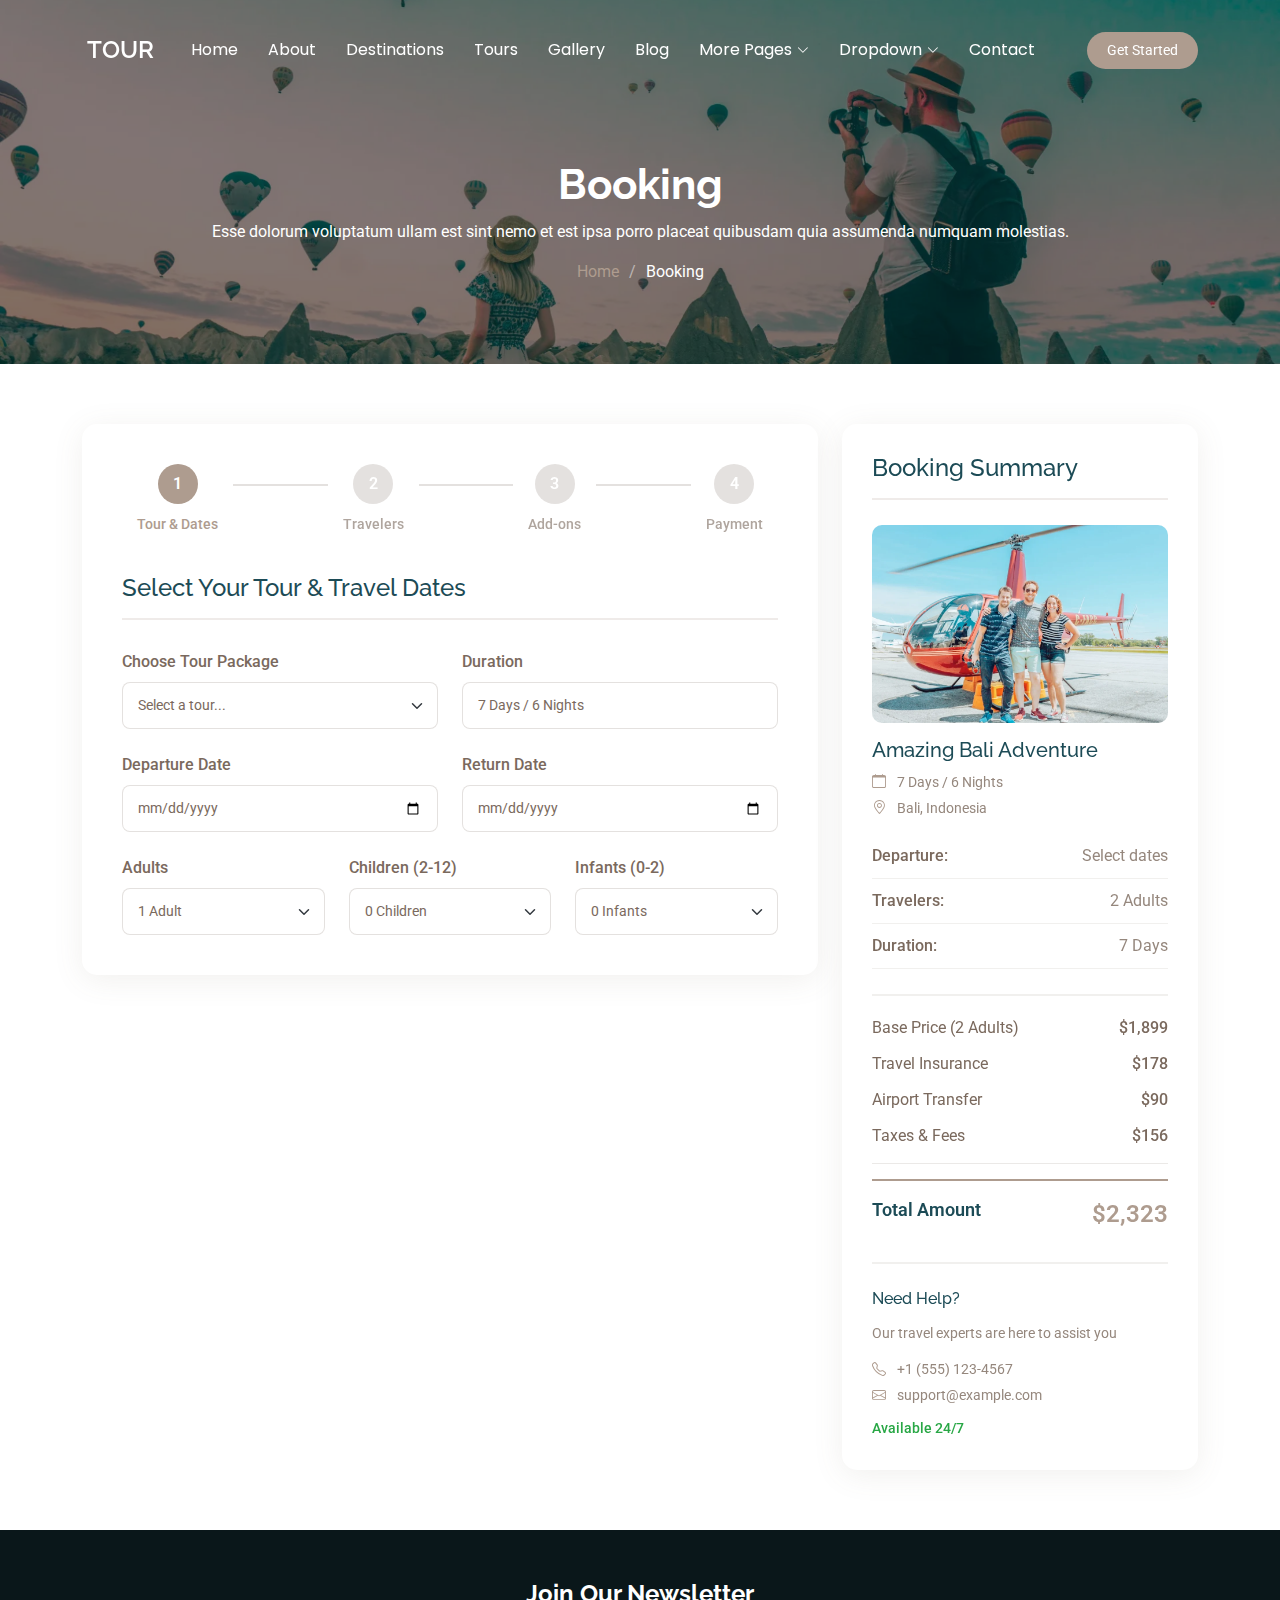
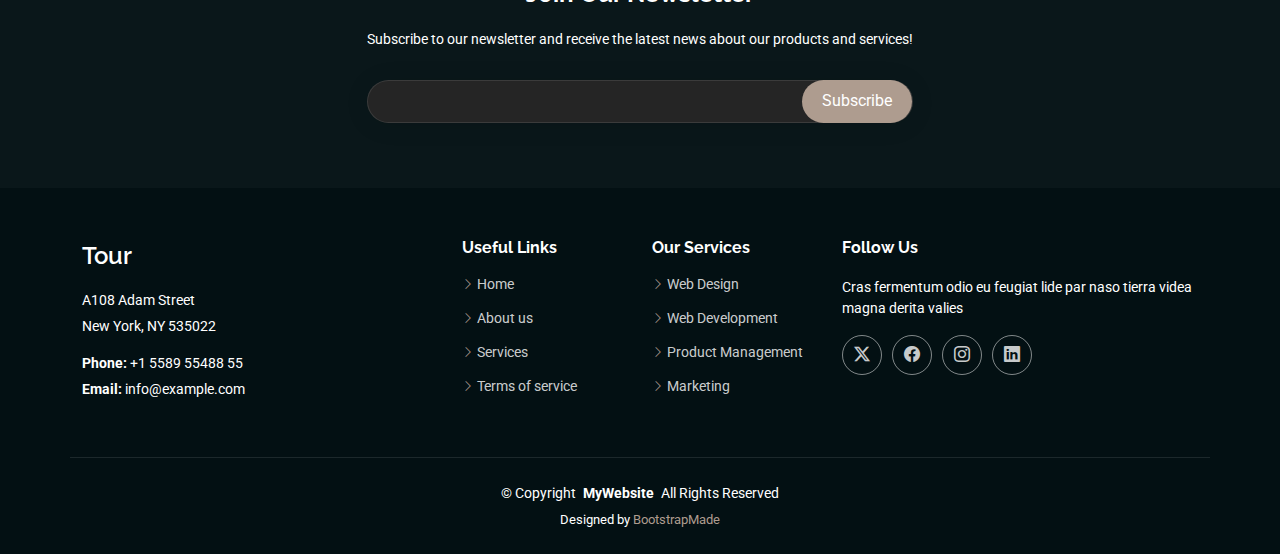
<file: booking.html>
<!DOCTYPE html>
<html lang="en">

<head>
  <meta charset="utf-8">
  <meta content="width=device-width, initial-scale=1.0" name="viewport">
  <title>Booking - Tour Bootstrap Template</title>
  <meta name="description" content="">
  <meta name="keywords" content="">

  <!-- Favicons -->
  <link href="assets/img/favicon.png" rel="icon">
  <link href="assets/img/apple-touch-icon.png" rel="apple-touch-icon">

  <!-- Fonts -->
  <link href="https://fonts.googleapis.com" rel="preconnect">
  <link href="https://fonts.gstatic.com" rel="preconnect" crossorigin>
  <link href="https://fonts.googleapis.com/css2?family=Roboto:ital,wght@0,100;0,300;0,400;0,500;0,700;0,900;1,100;1,300;1,400;1,500;1,700;1,900&family=Poppins:ital,wght@0,100;0,200;0,300;0,400;0,500;0,600;0,700;0,800;0,900;1,100;1,200;1,300;1,400;1,500;1,600;1,700;1,800;1,900&family=Raleway:ital,wght@0,100;0,200;0,300;0,400;0,500;0,600;0,700;0,800;0,900;1,100;1,200;1,300;1,400;1,500;1,600;1,700;1,800;1,900&display=swap" rel="stylesheet">

  <!-- Vendor CSS Files -->
  <link href="assets/vendor/bootstrap/css/bootstrap.min.css" rel="stylesheet">
  <link href="assets/vendor/bootstrap-icons/bootstrap-icons.css" rel="stylesheet">
  <link href="assets/vendor/aos/aos.css" rel="stylesheet">
  <link href="assets/vendor/swiper/swiper-bundle.min.css" rel="stylesheet">
  <link href="assets/vendor/glightbox/css/glightbox.min.css" rel="stylesheet">

  <!-- Main CSS File -->
  <link href="assets/css/main.css" rel="stylesheet">

  <!-- =======================================================
  * Template Name: Tour
  * Template URL: https://bootstrapmade.com/tour-bootstrap-travel-website-template/
  * Updated: Jul 01 2025 with Bootstrap v5.3.7
  * Author: BootstrapMade.com
  * License: https://bootstrapmade.com/license/
  ======================================================== -->
</head>

<body class="booking-page">

  <header id="header" class="header d-flex align-items-center fixed-top">
    <div class="header-container container-fluid container-xl position-relative d-flex align-items-center justify-content-between">

      <a href="index.html" class="logo d-flex align-items-center me-auto me-xl-0">
        <!-- Uncomment the line below if you also wish to use an image logo -->
        <!-- <img src="assets/img/logo.webp" alt=""> -->
        <h1 class="sitename">Tour</h1>
      </a>

      <nav id="navmenu" class="navmenu">
        <ul>
          <li><a href="index.html">Home</a></li>
          <li><a href="about.html">About</a></li>
          <li><a href="destinations.html">Destinations</a></li>
          <li><a href="tours.html">Tours</a></li>
          <li><a href="gallery.html">Gallery</a></li>
          <li><a href="blog.html">Blog</a></li>
          <li class="dropdown"><a href="#"><span>More Pages</span> <i class="bi bi-chevron-down toggle-dropdown"></i></a>
            <ul>
              <li><a href="destination-details.html">Destination Details</a></li>
              <li><a href="tour-details.html">Tour Details</a></li>
              <li><a href="booking.html" class="active">Booking</a></li>
              <li><a href="testimonials">Testimonials</a></li>
              <li><a href="faq.html">Frequently Asked Questions</a></li>
              <li><a href="blog-details.html">Blog Details</a></li>
              <li><a href="terms.html">Terms</a></li>
              <li><a href="privacy.html">Privacy</a></li>
              <li><a href="404.html">404</a></li>
            </ul>
          </li>
          <li class="dropdown"><a href="#"><span>Dropdown</span> <i class="bi bi-chevron-down toggle-dropdown"></i></a>
            <ul>
              <li><a href="#">Dropdown 1</a></li>
              <li class="dropdown"><a href="#"><span>Deep Dropdown</span> <i class="bi bi-chevron-down toggle-dropdown"></i></a>
                <ul>
                  <li><a href="#">Deep Dropdown 1</a></li>
                  <li><a href="#">Deep Dropdown 2</a></li>
                  <li><a href="#">Deep Dropdown 3</a></li>
                  <li><a href="#">Deep Dropdown 4</a></li>
                  <li><a href="#">Deep Dropdown 5</a></li>
                </ul>
              </li>
              <li><a href="#">Dropdown 2</a></li>
              <li><a href="#">Dropdown 3</a></li>
              <li><a href="#">Dropdown 4</a></li>
            </ul>
          </li>
          <li><a href="contact.html">Contact</a></li>
        </ul>
        <i class="mobile-nav-toggle d-xl-none bi bi-list"></i>
      </nav>

      <a class="btn-getstarted" href="destiantios.html">Get Started</a>

    </div>
  </header>

  <main class="main">

    <!-- Page Title -->
    <div class="page-title dark-background" data-aos="fade" style="background-image: url(assets/img/travel/showcase-8.webp);">
      <div class="container position-relative">
        <h1>Booking</h1>
        <p>Esse dolorum voluptatum ullam est sint nemo et est ipsa porro placeat quibusdam quia assumenda numquam molestias.</p>
        <nav class="breadcrumbs">
          <ol>
            <li><a href="index.html">Home</a></li>
            <li class="current">Booking</li>
          </ol>
        </nav>
      </div>
    </div><!-- End Page Title -->

    <!-- Travel Booking Section -->
    <section id="travel-booking" class="travel-booking section">

      <div class="container" data-aos="fade-up" data-aos-delay="100">

        <div class="row">
          <div class="col-lg-8">
            <div class="booking-form-container">
              <!-- Progress Steps -->
              <div class="booking-progress nav nav-tabs" data-aos="fade-up" data-aos-delay="200">
                <button class="step nav-link active" data-bs-toggle="tab" data-bs-target="#travel-booking-step-1" aria-current="page">
                  <span class="step-number">1</span>
                  <span class="step-title">Tour &amp; Dates</span>
                </button>
                <button class="step nav-link" data-bs-toggle="tab" data-bs-target="#travel-booking-step-2">
                  <span class="step-number">2</span>
                  <span class="step-title">Travelers</span>
                </button>
                <button class="step nav-link" data-bs-toggle="tab" data-bs-target="#travel-booking-step-3">
                  <span class="step-number">3</span>
                  <span class="step-title">Add-ons</span>
                </button>
                <button class="step nav-link" data-bs-toggle="tab" data-bs-target="#travel-booking-step-4">
                  <span class="step-number">4</span>
                  <span class="step-title">Payment</span>
                </button>
              </div><!-- End Progress Steps -->

              <!-- Booking Form -->
              <form action="" method="post" class="booking-form" data-aos="fade-up" data-aos-delay="300">

                <div class="tab-content" id="bookingTabContent">
                  <!-- Step 1: Tour & Dates -->
                  <div class="form-step tab-pane fade show active" id="travel-booking-step-1" role="tabpanel">
                    <h4>Select Your Tour &amp; Travel Dates</h4>

                    <div class="row gy-4">
                      <div class="col-md-6">
                        <label for="tour-select">Choose Tour Package</label>
                        <select name="tour_package" id="tour-select" class="form-select" required="">
                          <option value="">Select a tour...</option>
                          <option value="amazing-bali-adventure">Amazing Bali Adventure - 7 Days</option>
                          <option value="thailand-explorer">Thailand Explorer - 10 Days</option>
                          <option value="vietnam-highlights">Vietnam Highlights - 8 Days</option>
                          <option value="cambodia-discovery">Cambodia Discovery - 6 Days</option>
                        </select>
                      </div>

                      <div class="col-md-6">
                        <label for="tour-duration">Duration</label>
                        <input type="text" name="tour_duration" id="tour-duration" class="form-control" value="7 Days / 6 Nights" readonly="">
                      </div>

                      <div class="col-md-6">
                        <label for="departure-date">Departure Date</label>
                        <input type="date" name="departure_date" id="departure-date" class="form-control" required="">
                      </div>

                      <div class="col-md-6">
                        <label for="return-date">Return Date</label>
                        <input type="date" name="return_date" id="return-date" class="form-control" required="">
                      </div>

                      <div class="col-md-4">
                        <label for="adults">Adults</label>
                        <select name="adults" id="adults" class="form-select" required="">
                          <option value="1">1 Adult</option>
                          <option value="2">2 Adults</option>
                          <option value="3">3 Adults</option>
                          <option value="4">4 Adults</option>
                        </select>
                      </div>

                      <div class="col-md-4">
                        <label for="children">Children (2-12)</label>
                        <select name="children" id="children" class="form-select">
                          <option value="0">0 Children</option>
                          <option value="1">1 Child</option>
                          <option value="2">2 Children</option>
                          <option value="3">3 Children</option>
                        </select>
                      </div>

                      <div class="col-md-4">
                        <label for="infants">Infants (0-2)</label>
                        <select name="infants" id="infants" class="form-select">
                          <option value="0">0 Infants</option>
                          <option value="1">1 Infant</option>
                          <option value="2">2 Infants</option>
                        </select>
                      </div>
                    </div>
                  </div><!-- End Step 1 -->

                  <!-- Step 2: Traveler Information -->
                  <div class="form-step tab-pane fade" id="travel-booking-step-2" role="tabpanel">
                    <h4>Traveler Information</h4>

                    <div class="traveler-info">
                      <h5>Lead Traveler</h5>
                      <div class="row gy-3">
                        <div class="col-md-6">
                          <label for="first-name">First Name</label>
                          <input type="text" name="first_name" id="first-name" class="form-control" required="">
                        </div>
                        <div class="col-md-6">
                          <label for="last-name">Last Name</label>
                          <input type="text" name="last_name" id="last-name" class="form-control" required="">
                        </div>
                        <div class="col-md-6">
                          <label for="email">Email Address</label>
                          <input type="email" name="email" id="email" class="form-control" required="">
                        </div>
                        <div class="col-md-6">
                          <label for="phone">Phone Number</label>
                          <input type="tel" name="phone" id="phone" class="form-control" required="">
                        </div>
                        <div class="col-md-6">
                          <label for="nationality">Nationality</label>
                          <select name="nationality" id="nationality" class="form-select" required="">
                            <option value="">Select nationality...</option>
                            <option value="US">United States</option>
                            <option value="CA">Canada</option>
                            <option value="UK">United Kingdom</option>
                            <option value="AU">Australia</option>
                          </select>
                        </div>
                      </div>
                    </div>

                    <div class="special-requirements">
                      <h5>Special Requirements</h5>
                      <div class="row gy-3">
                        <div class="col-12">
                          <label for="dietary">Dietary Restrictions</label>
                          <textarea name="dietary" id="dietary" class="form-control" rows="3" placeholder="Please mention any dietary restrictions or food allergies..."></textarea>
                        </div>
                        <div class="col-12">
                          <label for="special-requests">Special Requests</label>
                          <textarea name="special_requests" id="special-requests" class="form-control" rows="3" placeholder="Any special requests or accessibility needs..."></textarea>
                        </div>
                      </div>
                    </div>
                  </div><!-- End Step 2 -->

                  <!-- Step 3: Add-ons & Extras -->
                  <div class="form-step tab-pane fade" id="travel-booking-step-3" role="tabpanel">
                    <h4>Enhance Your Experience</h4>

                    <div class="addon-options">
                      <div class="addon-item">
                        <div class="addon-details">
                          <div class="addon-check">
                            <input type="checkbox" name="travel_insurance" id="travel-insurance" value="yes">
                            <label for="travel-insurance">
                              <h5>Travel Insurance</h5>
                              <p>Comprehensive coverage for your trip including medical emergencies and cancellations.</p>
                            </label>
                          </div>
                          <div class="addon-price">
                            <span class="price">$89</span>
                            <span class="period">per person</span>
                          </div>
                        </div>
                      </div>

                      <div class="addon-item">
                        <div class="addon-details">
                          <div class="addon-check">
                            <input type="checkbox" name="airport_transfer" id="airport-transfer" value="yes">
                            <label for="airport-transfer">
                              <h5>Airport Transfer</h5>
                              <p>Private pickup and drop-off service from/to the airport with comfortable vehicle.</p>
                            </label>
                          </div>
                          <div class="addon-price">
                            <span class="price">$45</span>
                            <span class="period">per trip</span>
                          </div>
                        </div>
                      </div>

                      <div class="addon-item">
                        <div class="addon-details">
                          <div class="addon-check">
                            <input type="checkbox" name="extra_nights" id="extra-nights" value="yes">
                            <label for="extra-nights">
                              <h5>Extra Hotel Nights</h5>
                              <p>Extend your stay with additional nights at premium hotels before or after your tour.</p>
                            </label>
                          </div>
                          <div class="addon-price">
                            <span class="price">$120</span>
                            <span class="period">per night</span>
                          </div>
                        </div>
                      </div>

                      <div class="addon-item">
                        <div class="addon-details">
                          <div class="addon-check">
                            <input type="checkbox" name="local_guide" id="local-guide" value="yes">
                            <label for="local-guide">
                              <h5>Private Local Guide</h5>
                              <p>Personal guide for exclusive insights and customized exploration of hidden gems.</p>
                            </label>
                          </div>
                          <div class="addon-price">
                            <span class="price">$199</span>
                            <span class="period">per day</span>
                          </div>
                        </div>
                      </div>
                    </div>
                  </div><!-- End Step 3 -->

                  <!-- Step 4: Payment Information -->
                  <div class="form-step tab-pane fade" id="travel-booking-step-4" role="tabpanel">
                    <h4>Payment Information</h4>

                    <div class="payment-methods">
                      <div class="method-selector">
                        <input type="radio" name="payment_method" id="credit-card" value="credit_card" checked="">
                        <label for="credit-card"><i class="bi bi-credit-card"></i> Credit Card</label>
                      </div>
                      <div class="method-selector">
                        <input type="radio" name="payment_method" id="paypal" value="paypal">
                        <label for="paypal"><i class="bi bi-paypal"></i> PayPal</label>
                      </div>
                      <div class="method-selector">
                        <input type="radio" name="payment_method" id="bank-transfer" value="bank_transfer">
                        <label for="bank-transfer"><i class="bi bi-bank"></i> Bank Transfer</label>
                      </div>
                    </div>

                    <div class="payment-details">
                      <div class="row gy-3">
                        <div class="col-12">
                          <label for="card-name">Cardholder Name</label>
                          <input type="text" name="card_name" id="card-name" class="form-control" required="">
                        </div>
                        <div class="col-md-8">
                          <label for="card-number">Card Number</label>
                          <input type="text" name="card_number" id="card-number" class="form-control" placeholder="1234 5678 9012 3456" required="">
                        </div>
                        <div class="col-md-4">
                          <label for="card-cvv">CVV</label>
                          <input type="text" name="card_cvv" id="card-cvv" class="form-control" placeholder="123" required="">
                        </div>
                        <div class="col-md-6">
                          <label for="card-expiry-month">Expiry Month</label>
                          <select name="card_expiry_month" id="card-expiry-month" class="form-select" required="">
                            <option value="">Month</option>
                            <option value="01">01</option>
                            <option value="02">02</option>
                            <option value="03">03</option>
                            <option value="04">04</option>
                            <option value="05">05</option>
                            <option value="06">06</option>
                            <option value="07">07</option>
                            <option value="08">08</option>
                            <option value="09">09</option>
                            <option value="10">10</option>
                            <option value="11">11</option>
                            <option value="12">12</option>
                          </select>
                        </div>
                        <div class="col-md-6">
                          <label for="card-expiry-year">Expiry Year</label>
                          <select name="card_expiry_year" id="card-expiry-year" class="form-select" required="">
                            <option value="">Year</option>
                            <option value="2024">2024</option>
                            <option value="2025">2025</option>
                            <option value="2026">2026</option>
                            <option value="2027">2027</option>
                            <option value="2028">2028</option>
                            <option value="2029">2029</option>
                          </select>
                        </div>
                      </div>

                      <div class="secure-payment">
                        <i class="bi bi-shield-check"></i>
                        <span>Your payment information is secure and encrypted</span>
                      </div>
                    </div>

                    <div class="terms-agreement">
                      <div class="form-check">
                        <input type="checkbox" name="terms_agreement" id="terms-agreement" class="form-check-input" required="">
                        <label for="terms-agreement" class="form-check-label">
                          I agree to the <a href="#">Terms &amp; Conditions</a> and <a href="#">Privacy Policy</a>
                        </label>
                      </div>
                    </div>

                    <div class="form-navigation">
                      <button type="submit" class="btn btn-book">Complete Booking</button>
                    </div>
                  </div><!-- End Step 4 -->

                </div><!-- End Tab Content -->

              </form><!-- End Booking Form -->
            </div>
          </div>

          <!-- Booking Summary Sidebar -->
          <div class="col-lg-4">
            <div class="booking-summary" data-aos="fade-up" data-aos-delay="400">
              <div class="summary-header">
                <h4>Booking Summary</h4>
              </div>

              <div class="selected-tour">
                <img src="assets/img/travel/tour-15.webp" alt="Selected Tour" class="img-fluid">
                <div class="tour-info">
                  <h5>Amazing Bali Adventure</h5>
                  <p><i class="bi bi-calendar"></i> 7 Days / 6 Nights</p>
                  <p><i class="bi bi-geo-alt"></i> Bali, Indonesia</p>
                </div>
              </div>

              <div class="booking-details">
                <div class="detail-item">
                  <span class="label">Departure:</span>
                  <span class="value">Select dates</span>
                </div>
                <div class="detail-item">
                  <span class="label">Travelers:</span>
                  <span class="value">2 Adults</span>
                </div>
                <div class="detail-item">
                  <span class="label">Duration:</span>
                  <span class="value">7 Days</span>
                </div>
              </div>

              <div class="price-breakdown">
                <div class="price-item">
                  <span class="description">Base Price (2 Adults)</span>
                  <span class="amount">$1,899</span>
                </div>
                <div class="price-item">
                  <span class="description">Travel Insurance</span>
                  <span class="amount">$178</span>
                </div>
                <div class="price-item">
                  <span class="description">Airport Transfer</span>
                  <span class="amount">$90</span>
                </div>
                <div class="price-item tax-item">
                  <span class="description">Taxes &amp; Fees</span>
                  <span class="amount">$156</span>
                </div>
                <div class="price-total">
                  <span class="description">Total Amount</span>
                  <span class="amount">$2,323</span>
                </div>
              </div>

              <div class="help-section">
                <h5>Need Help?</h5>
                <p>Our travel experts are here to assist you</p>
                <div class="contact-info">
                  <p><i class="bi bi-telephone"></i> +1 (555) 123-4567</p>
                  <p><i class="bi bi-envelope"></i> support@example.com</p>
                </div>
                <div class="support-hours">
                  <small>Available 24/7</small>
                </div>
              </div>
            </div>
          </div>
        </div>

      </div>

    </section><!-- /Travel Booking Section -->

  </main>

  <footer id="footer" class="footer position-relative dark-background">

    <div class="footer-newsletter">
      <div class="container">
        <div class="row justify-content-center text-center">
          <div class="col-lg-6">
            <h4>Join Our Newsletter</h4>
            <p>Subscribe to our newsletter and receive the latest news about our products and services!</p>
            <form action="forms/newsletter.php" method="post" class="php-email-form">
              <div class="newsletter-form"><input type="email" name="email"><input type="submit" value="Subscribe"></div>
              <div class="loading">Loading</div>
              <div class="error-message"></div>
              <div class="sent-message">Your subscription request has been sent. Thank you!</div>
            </form>
          </div>
        </div>
      </div>
    </div>

    <div class="container footer-top">
      <div class="row gy-4">
        <div class="col-lg-4 col-md-6 footer-about">
          <a href="index.html" class="d-flex align-items-center">
            <span class="sitename">Tour</span>
          </a>
          <div class="footer-contact pt-3">
            <p>A108 Adam Street</p>
            <p>New York, NY 535022</p>
            <p class="mt-3"><strong>Phone:</strong> <span>+1 5589 55488 55</span></p>
            <p><strong>Email:</strong> <span>info@example.com</span></p>
          </div>
        </div>

        <div class="col-lg-2 col-md-3 footer-links">
          <h4>Useful Links</h4>
          <ul>
            <li><i class="bi bi-chevron-right"></i> <a href="#">Home</a></li>
            <li><i class="bi bi-chevron-right"></i> <a href="#">About us</a></li>
            <li><i class="bi bi-chevron-right"></i> <a href="#">Services</a></li>
            <li><i class="bi bi-chevron-right"></i> <a href="#">Terms of service</a></li>
          </ul>
        </div>

        <div class="col-lg-2 col-md-3 footer-links">
          <h4>Our Services</h4>
          <ul>
            <li><i class="bi bi-chevron-right"></i> <a href="#">Web Design</a></li>
            <li><i class="bi bi-chevron-right"></i> <a href="#">Web Development</a></li>
            <li><i class="bi bi-chevron-right"></i> <a href="#">Product Management</a></li>
            <li><i class="bi bi-chevron-right"></i> <a href="#">Marketing</a></li>
          </ul>
        </div>

        <div class="col-lg-4 col-md-12">
          <h4>Follow Us</h4>
          <p>Cras fermentum odio eu feugiat lide par naso tierra videa magna derita valies</p>
          <div class="social-links d-flex">
            <a href=""><i class="bi bi-twitter-x"></i></a>
            <a href=""><i class="bi bi-facebook"></i></a>
            <a href=""><i class="bi bi-instagram"></i></a>
            <a href=""><i class="bi bi-linkedin"></i></a>
          </div>
        </div>

      </div>
    </div>

    <div class="container copyright text-center mt-4">
      <p>© <span>Copyright</span> <strong class="px-1 sitename">MyWebsite</strong> <span>All Rights Reserved</span></p>
      <div class="credits">
        <!-- All the links in the footer should remain intact. -->
        <!-- You can delete the links only if you've purchased the pro version. -->
        <!-- Licensing information: https://bootstrapmade.com/license/ -->
        <!-- Purchase the pro version with working PHP/AJAX contact form: [buy-url] -->
        Designed by <a href="https://bootstrapmade.com/">BootstrapMade</a>
      </div>
    </div>

  </footer>

  <!-- Scroll Top -->
  <a href="#" id="scroll-top" class="scroll-top d-flex align-items-center justify-content-center"><i class="bi bi-arrow-up-short"></i></a>

  <!-- Preloader -->
  <div id="preloader"></div>

  <!-- Vendor JS Files -->
  <script src="assets/vendor/bootstrap/js/bootstrap.bundle.min.js"></script>
  <script src="assets/vendor/php-email-form/validate.js"></script>
  <script src="assets/vendor/aos/aos.js"></script>
  <script src="assets/vendor/purecounter/purecounter_vanilla.js"></script>
  <script src="assets/vendor/swiper/swiper-bundle.min.js"></script>
  <script src="assets/vendor/isotope-layout/isotope.pkgd.min.js"></script>
  <script src="assets/vendor/imagesloaded/imagesloaded.pkgd.min.js"></script>
  <script src="assets/vendor/glightbox/js/glightbox.min.js"></script>

  <!-- Main JS File -->
  <script src="assets/js/main.js"></script>

</body>

</html>
</file>
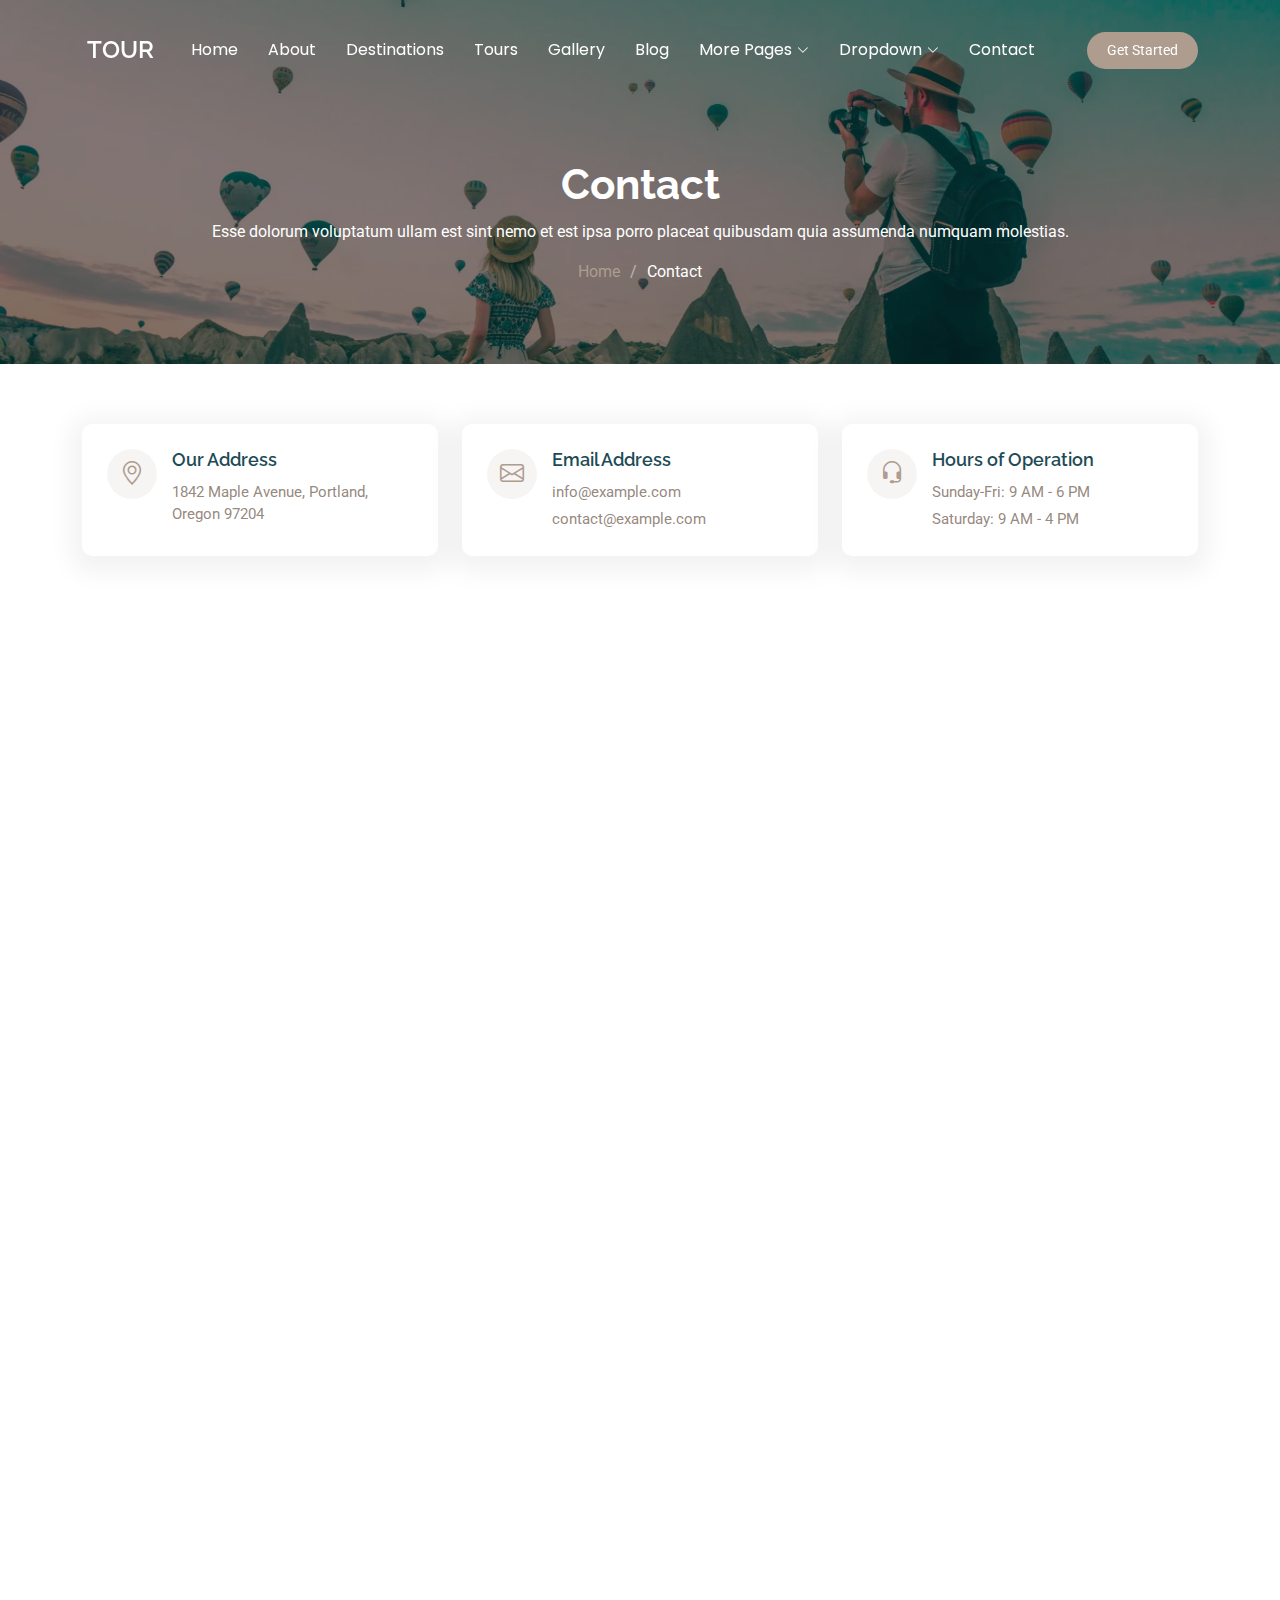
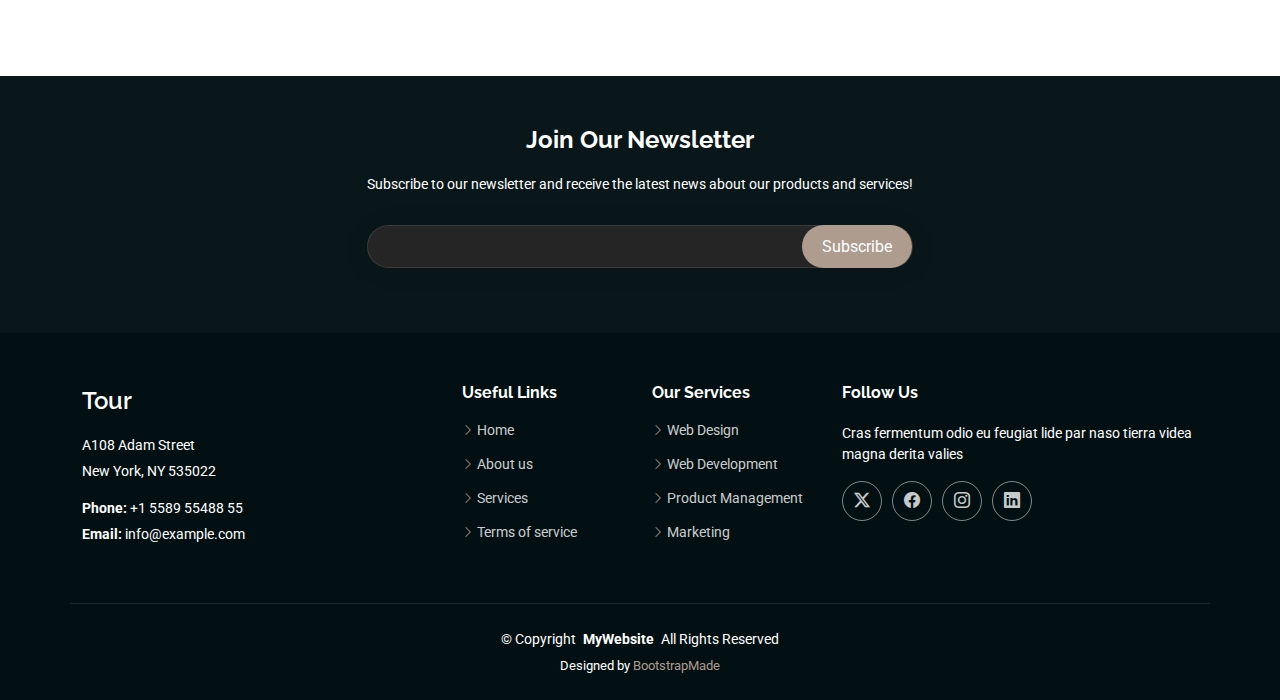
<file: contact.html>
<!DOCTYPE html>
<html lang="en">

<head>
  <meta charset="utf-8">
  <meta content="width=device-width, initial-scale=1.0" name="viewport">
  <title>Contact - Tour Bootstrap Template</title>
  <meta name="description" content="">
  <meta name="keywords" content="">

  <!-- Favicons -->
  <link href="assets/img/favicon.png" rel="icon">
  <link href="assets/img/apple-touch-icon.png" rel="apple-touch-icon">

  <!-- Fonts -->
  <link href="https://fonts.googleapis.com" rel="preconnect">
  <link href="https://fonts.gstatic.com" rel="preconnect" crossorigin>
  <link href="https://fonts.googleapis.com/css2?family=Roboto:ital,wght@0,100;0,300;0,400;0,500;0,700;0,900;1,100;1,300;1,400;1,500;1,700;1,900&family=Poppins:ital,wght@0,100;0,200;0,300;0,400;0,500;0,600;0,700;0,800;0,900;1,100;1,200;1,300;1,400;1,500;1,600;1,700;1,800;1,900&family=Raleway:ital,wght@0,100;0,200;0,300;0,400;0,500;0,600;0,700;0,800;0,900;1,100;1,200;1,300;1,400;1,500;1,600;1,700;1,800;1,900&display=swap" rel="stylesheet">

  <!-- Vendor CSS Files -->
  <link href="assets/vendor/bootstrap/css/bootstrap.min.css" rel="stylesheet">
  <link href="assets/vendor/bootstrap-icons/bootstrap-icons.css" rel="stylesheet">
  <link href="assets/vendor/aos/aos.css" rel="stylesheet">
  <link href="assets/vendor/swiper/swiper-bundle.min.css" rel="stylesheet">
  <link href="assets/vendor/glightbox/css/glightbox.min.css" rel="stylesheet">

  <!-- Main CSS File -->
  <link href="assets/css/main.css" rel="stylesheet">

  <!-- =======================================================
  * Template Name: Tour
  * Template URL: https://bootstrapmade.com/tour-bootstrap-travel-website-template/
  * Updated: Jul 01 2025 with Bootstrap v5.3.7
  * Author: BootstrapMade.com
  * License: https://bootstrapmade.com/license/
  ======================================================== -->
</head>

<body class="contact-page">

  <header id="header" class="header d-flex align-items-center fixed-top">
    <div class="header-container container-fluid container-xl position-relative d-flex align-items-center justify-content-between">

      <a href="index.html" class="logo d-flex align-items-center me-auto me-xl-0">
        <!-- Uncomment the line below if you also wish to use an image logo -->
        <!-- <img src="assets/img/logo.webp" alt=""> -->
        <h1 class="sitename">Tour</h1>
      </a>

      <nav id="navmenu" class="navmenu">
        <ul>
          <li><a href="index.html">Home</a></li>
          <li><a href="about.html">About</a></li>
          <li><a href="destinations.html">Destinations</a></li>
          <li><a href="tours.html">Tours</a></li>
          <li><a href="gallery.html">Gallery</a></li>
          <li><a href="blog.html">Blog</a></li>
          <li class="dropdown"><a href="#"><span>More Pages</span> <i class="bi bi-chevron-down toggle-dropdown"></i></a>
            <ul>
              <li><a href="destination-details.html">Destination Details</a></li>
              <li><a href="tour-details.html">Tour Details</a></li>
              <li><a href="booking.html">Booking</a></li>
              <li><a href="testimonials">Testimonials</a></li>
              <li><a href="faq.html">Frequently Asked Questions</a></li>
              <li><a href="blog-details.html">Blog Details</a></li>
              <li><a href="terms.html">Terms</a></li>
              <li><a href="privacy.html">Privacy</a></li>
              <li><a href="404.html">404</a></li>
            </ul>
          </li>
          <li class="dropdown"><a href="#"><span>Dropdown</span> <i class="bi bi-chevron-down toggle-dropdown"></i></a>
            <ul>
              <li><a href="#">Dropdown 1</a></li>
              <li class="dropdown"><a href="#"><span>Deep Dropdown</span> <i class="bi bi-chevron-down toggle-dropdown"></i></a>
                <ul>
                  <li><a href="#">Deep Dropdown 1</a></li>
                  <li><a href="#">Deep Dropdown 2</a></li>
                  <li><a href="#">Deep Dropdown 3</a></li>
                  <li><a href="#">Deep Dropdown 4</a></li>
                  <li><a href="#">Deep Dropdown 5</a></li>
                </ul>
              </li>
              <li><a href="#">Dropdown 2</a></li>
              <li><a href="#">Dropdown 3</a></li>
              <li><a href="#">Dropdown 4</a></li>
            </ul>
          </li>
          <li><a href="contact.html" class="active">Contact</a></li>
        </ul>
        <i class="mobile-nav-toggle d-xl-none bi bi-list"></i>
      </nav>

      <a class="btn-getstarted" href="destiantios.html">Get Started</a>

    </div>
  </header>

  <main class="main">

    <!-- Page Title -->
    <div class="page-title dark-background" data-aos="fade" style="background-image: url(assets/img/travel/showcase-8.webp);">
      <div class="container position-relative">
        <h1>Contact</h1>
        <p>Esse dolorum voluptatum ullam est sint nemo et est ipsa porro placeat quibusdam quia assumenda numquam molestias.</p>
        <nav class="breadcrumbs">
          <ol>
            <li><a href="index.html">Home</a></li>
            <li class="current">Contact</li>
          </ol>
        </nav>
      </div>
    </div><!-- End Page Title -->

    <!-- Contact Section -->
    <section id="contact" class="contact section">

      <div class="container" data-aos="fade-up" data-aos-delay="100">

        <!-- Contact Info Boxes -->
        <div class="row gy-4 mb-5">
          <div class="col-lg-4" data-aos="fade-up" data-aos-delay="100">
            <div class="contact-info-box">
              <div class="icon-box">
                <i class="bi bi-geo-alt"></i>
              </div>
              <div class="info-content">
                <h4>Our Address</h4>
                <p>1842 Maple Avenue, Portland, Oregon 97204</p>
              </div>
            </div>
          </div>

          <div class="col-lg-4" data-aos="fade-up" data-aos-delay="200">
            <div class="contact-info-box">
              <div class="icon-box">
                <i class="bi bi-envelope"></i>
              </div>
              <div class="info-content">
                <h4>Email Address</h4>
                <p>info@example.com</p>
                <p>contact@example.com</p>
              </div>
            </div>
          </div>

          <div class="col-lg-4" data-aos="fade-up" data-aos-delay="300">
            <div class="contact-info-box">
              <div class="icon-box">
                <i class="bi bi-headset"></i>
              </div>
              <div class="info-content">
                <h4>Hours of Operation</h4>
                <p>Sunday-Fri: 9 AM - 6 PM</p>
                <p>Saturday: 9 AM - 4 PM</p>
              </div>
            </div>
          </div>
        </div>

      </div>

      <!-- Google Maps (Full Width) -->
      <div class="map-section" data-aos="fade-up" data-aos-delay="200">
        <iframe src="https://www.google.com/maps/embed?pb=!1m14!1m8!1m3!1d48389.78314118045!2d-74.006138!3d40.710059!3m2!1i1024!2i768!4f13.1!3m3!1m2!1s0x89c25a22a3bda30d%3A0xb89d1fe6bc499443!2sDowntown%20Conference%20Center!5e0!3m2!1sen!2sus!4v1676961268712!5m2!1sen!2sus" width="100%" height="500" style="border:0;" allowfullscreen="" loading="lazy" referrerpolicy="no-referrer-when-downgrade"></iframe>
      </div>

      <!-- Contact Form Section (Overlapping) -->
      <div class="container form-container-overlap">
        <div class="row justify-content-center" data-aos="fade-up" data-aos-delay="300">
          <div class="col-lg-10">
            <div class="contact-form-wrapper">
              <h2 class="text-center mb-4">Get in Touch</h2>

              <form action="forms/contact.php" method="post" class="php-email-form">
                <div class="row g-3">
                  <div class="col-md-6">
                    <div class="form-group">
                      <div class="input-with-icon">
                        <i class="bi bi-person"></i>
                        <input type="text" class="form-control" name="name" placeholder="First Name" required="">
                      </div>
                    </div>
                  </div>

                  <div class="col-md-6">
                    <div class="form-group">
                      <div class="input-with-icon">
                        <i class="bi bi-envelope"></i>
                        <input type="email" class="form-control" name="email" placeholder="Email Address" required="">
                      </div>
                    </div>
                  </div>

                  <div class="col-md-12">
                    <div class="form-group">
                      <div class="input-with-icon">
                        <i class="bi bi-text-left"></i>
                        <input type="text" class="form-control" name="subject" placeholder="Subject" required="">
                      </div>
                    </div>
                  </div>

                  <div class="col-12">
                    <div class="form-group">
                      <div class="input-with-icon">
                        <i class="bi bi-chat-dots message-icon"></i>
                        <textarea class="form-control" name="message" placeholder="Write Message..." style="height: 180px" required=""></textarea>
                      </div>
                    </div>
                  </div>

                  <div class="col-12">
                    <div class="loading">Loading</div>
                    <div class="error-message"></div>
                    <div class="sent-message">Your message has been sent. Thank you!</div>
                  </div>

                  <div class="col-12 text-center">
                    <button type="submit" class="btn btn-primary btn-submit">SEND MESSAGE</button>
                  </div>
                </div>
              </form>
            </div>
          </div>
        </div>

      </div>

    </section><!-- /Contact Section -->

  </main>

  <footer id="footer" class="footer position-relative dark-background">

    <div class="footer-newsletter">
      <div class="container">
        <div class="row justify-content-center text-center">
          <div class="col-lg-6">
            <h4>Join Our Newsletter</h4>
            <p>Subscribe to our newsletter and receive the latest news about our products and services!</p>
            <form action="forms/newsletter.php" method="post" class="php-email-form">
              <div class="newsletter-form"><input type="email" name="email"><input type="submit" value="Subscribe"></div>
              <div class="loading">Loading</div>
              <div class="error-message"></div>
              <div class="sent-message">Your subscription request has been sent. Thank you!</div>
            </form>
          </div>
        </div>
      </div>
    </div>

    <div class="container footer-top">
      <div class="row gy-4">
        <div class="col-lg-4 col-md-6 footer-about">
          <a href="index.html" class="d-flex align-items-center">
            <span class="sitename">Tour</span>
          </a>
          <div class="footer-contact pt-3">
            <p>A108 Adam Street</p>
            <p>New York, NY 535022</p>
            <p class="mt-3"><strong>Phone:</strong> <span>+1 5589 55488 55</span></p>
            <p><strong>Email:</strong> <span>info@example.com</span></p>
          </div>
        </div>

        <div class="col-lg-2 col-md-3 footer-links">
          <h4>Useful Links</h4>
          <ul>
            <li><i class="bi bi-chevron-right"></i> <a href="#">Home</a></li>
            <li><i class="bi bi-chevron-right"></i> <a href="#">About us</a></li>
            <li><i class="bi bi-chevron-right"></i> <a href="#">Services</a></li>
            <li><i class="bi bi-chevron-right"></i> <a href="#">Terms of service</a></li>
          </ul>
        </div>

        <div class="col-lg-2 col-md-3 footer-links">
          <h4>Our Services</h4>
          <ul>
            <li><i class="bi bi-chevron-right"></i> <a href="#">Web Design</a></li>
            <li><i class="bi bi-chevron-right"></i> <a href="#">Web Development</a></li>
            <li><i class="bi bi-chevron-right"></i> <a href="#">Product Management</a></li>
            <li><i class="bi bi-chevron-right"></i> <a href="#">Marketing</a></li>
          </ul>
        </div>

        <div class="col-lg-4 col-md-12">
          <h4>Follow Us</h4>
          <p>Cras fermentum odio eu feugiat lide par naso tierra videa magna derita valies</p>
          <div class="social-links d-flex">
            <a href=""><i class="bi bi-twitter-x"></i></a>
            <a href=""><i class="bi bi-facebook"></i></a>
            <a href=""><i class="bi bi-instagram"></i></a>
            <a href=""><i class="bi bi-linkedin"></i></a>
          </div>
        </div>

      </div>
    </div>

    <div class="container copyright text-center mt-4">
      <p>© <span>Copyright</span> <strong class="px-1 sitename">MyWebsite</strong> <span>All Rights Reserved</span></p>
      <div class="credits">
        <!-- All the links in the footer should remain intact. -->
        <!-- You can delete the links only if you've purchased the pro version. -->
        <!-- Licensing information: https://bootstrapmade.com/license/ -->
        <!-- Purchase the pro version with working PHP/AJAX contact form: [buy-url] -->
        Designed by <a href="https://bootstrapmade.com/">BootstrapMade</a>
      </div>
    </div>

  </footer>

  <!-- Scroll Top -->
  <a href="#" id="scroll-top" class="scroll-top d-flex align-items-center justify-content-center"><i class="bi bi-arrow-up-short"></i></a>

  <!-- Preloader -->
  <div id="preloader"></div>

  <!-- Vendor JS Files -->
  <script src="assets/vendor/bootstrap/js/bootstrap.bundle.min.js"></script>
  <script src="assets/vendor/php-email-form/validate.js"></script>
  <script src="assets/vendor/aos/aos.js"></script>
  <script src="assets/vendor/purecounter/purecounter_vanilla.js"></script>
  <script src="assets/vendor/swiper/swiper-bundle.min.js"></script>
  <script src="assets/vendor/isotope-layout/isotope.pkgd.min.js"></script>
  <script src="assets/vendor/imagesloaded/imagesloaded.pkgd.min.js"></script>
  <script src="assets/vendor/glightbox/js/glightbox.min.js"></script>

  <!-- Main JS File -->
  <script src="assets/js/main.js"></script>

</body>

</html>
</file>
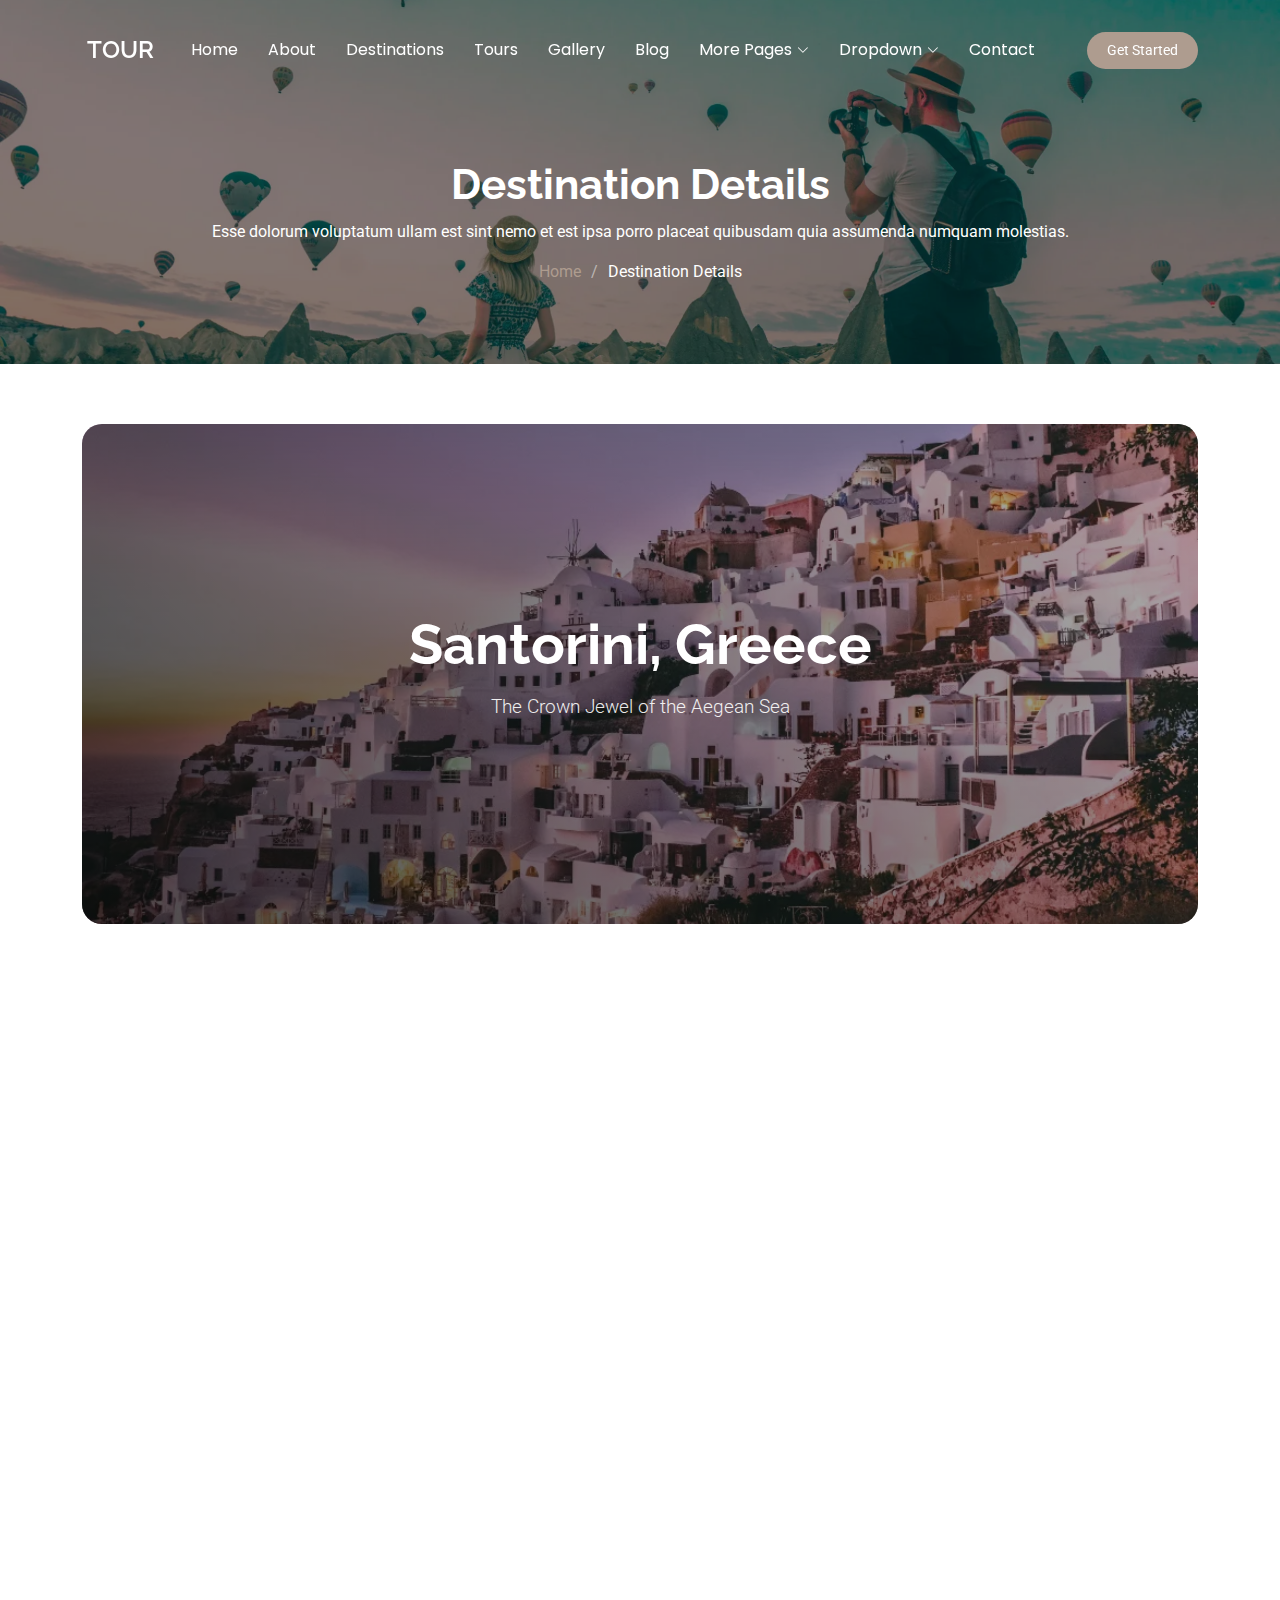
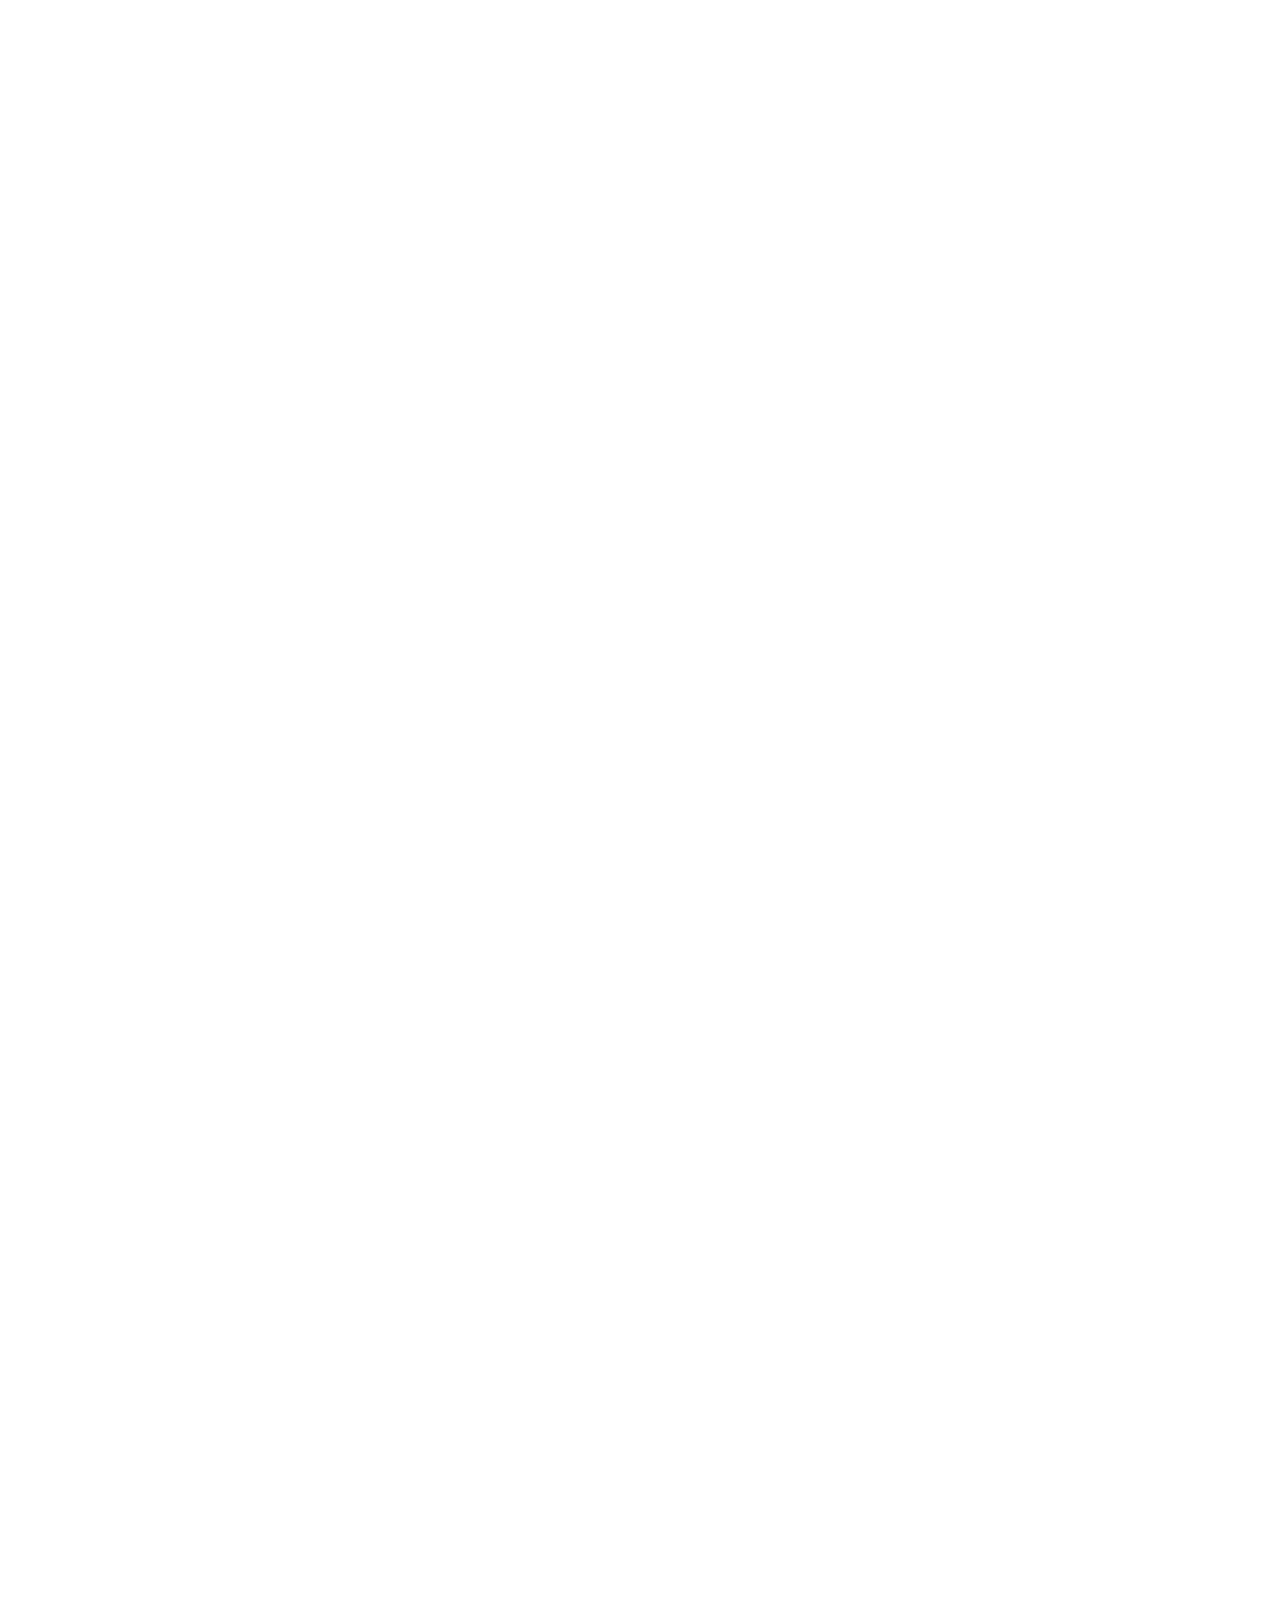
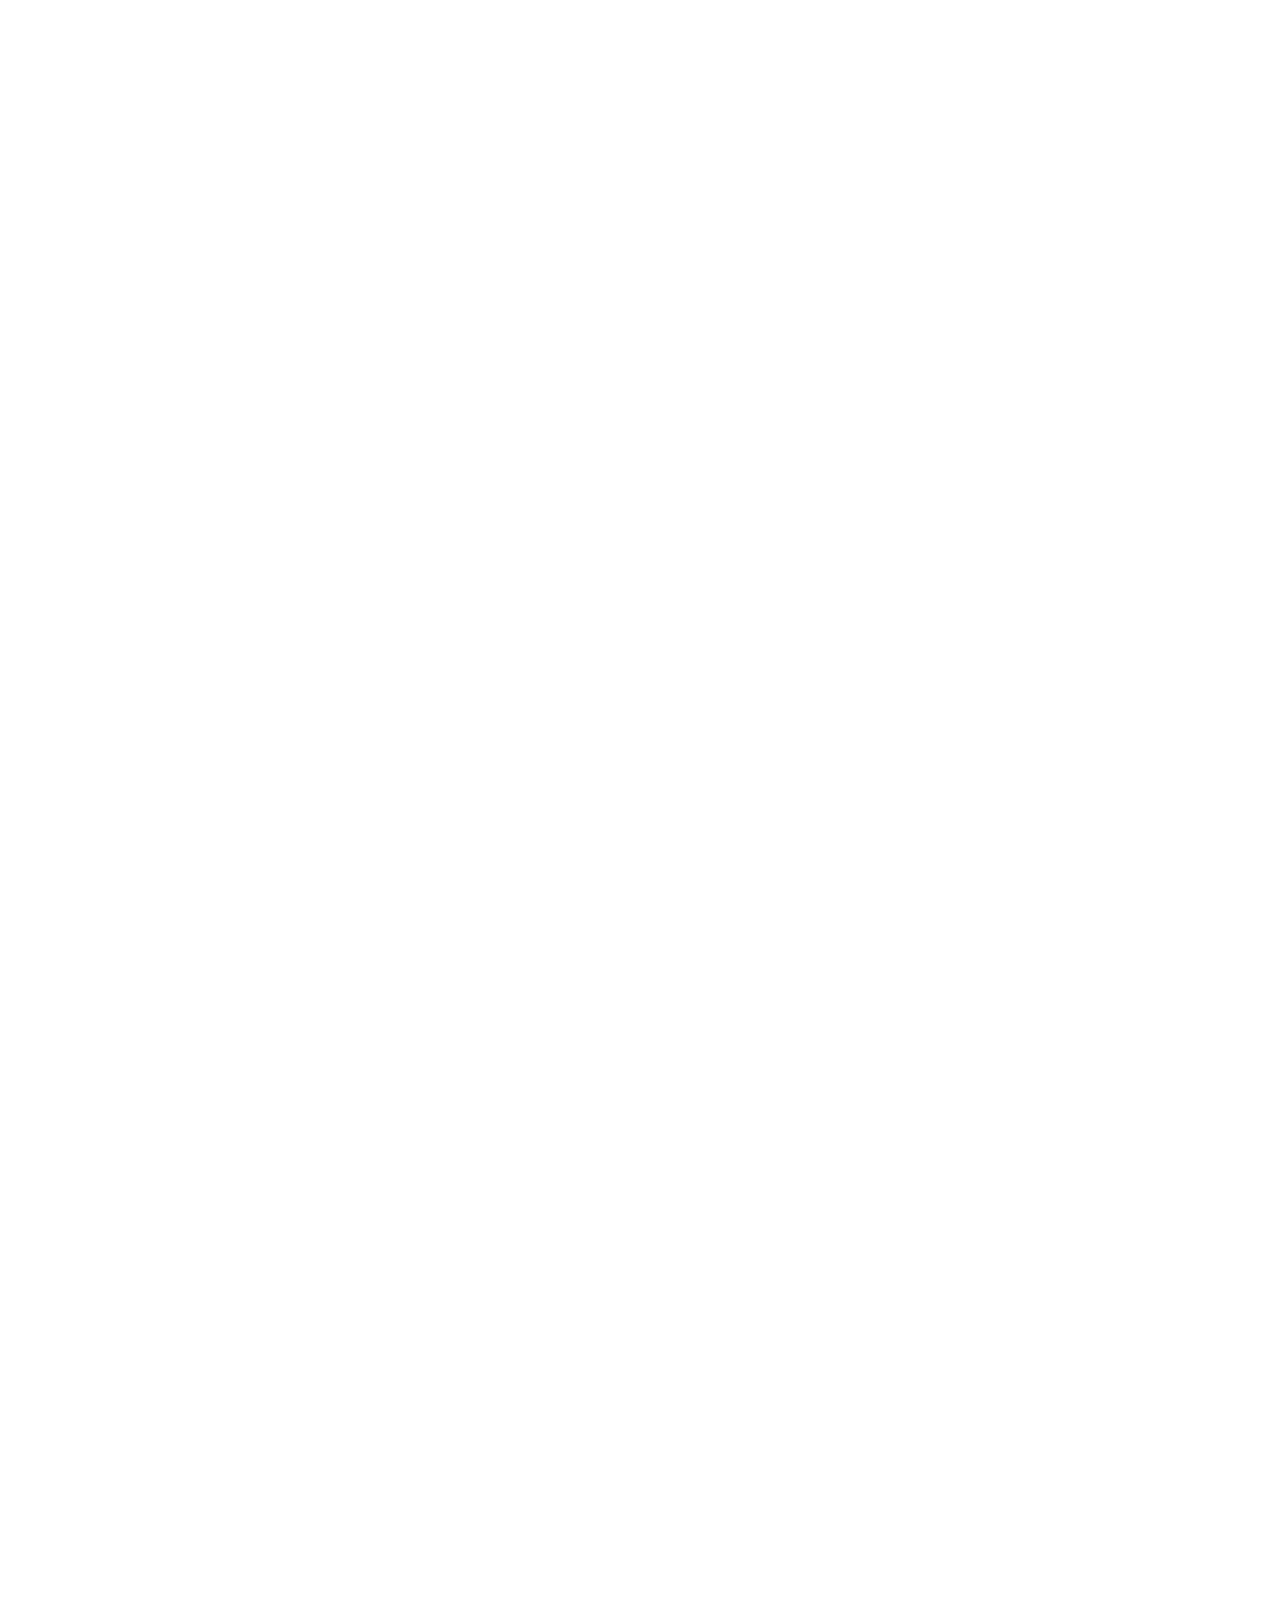
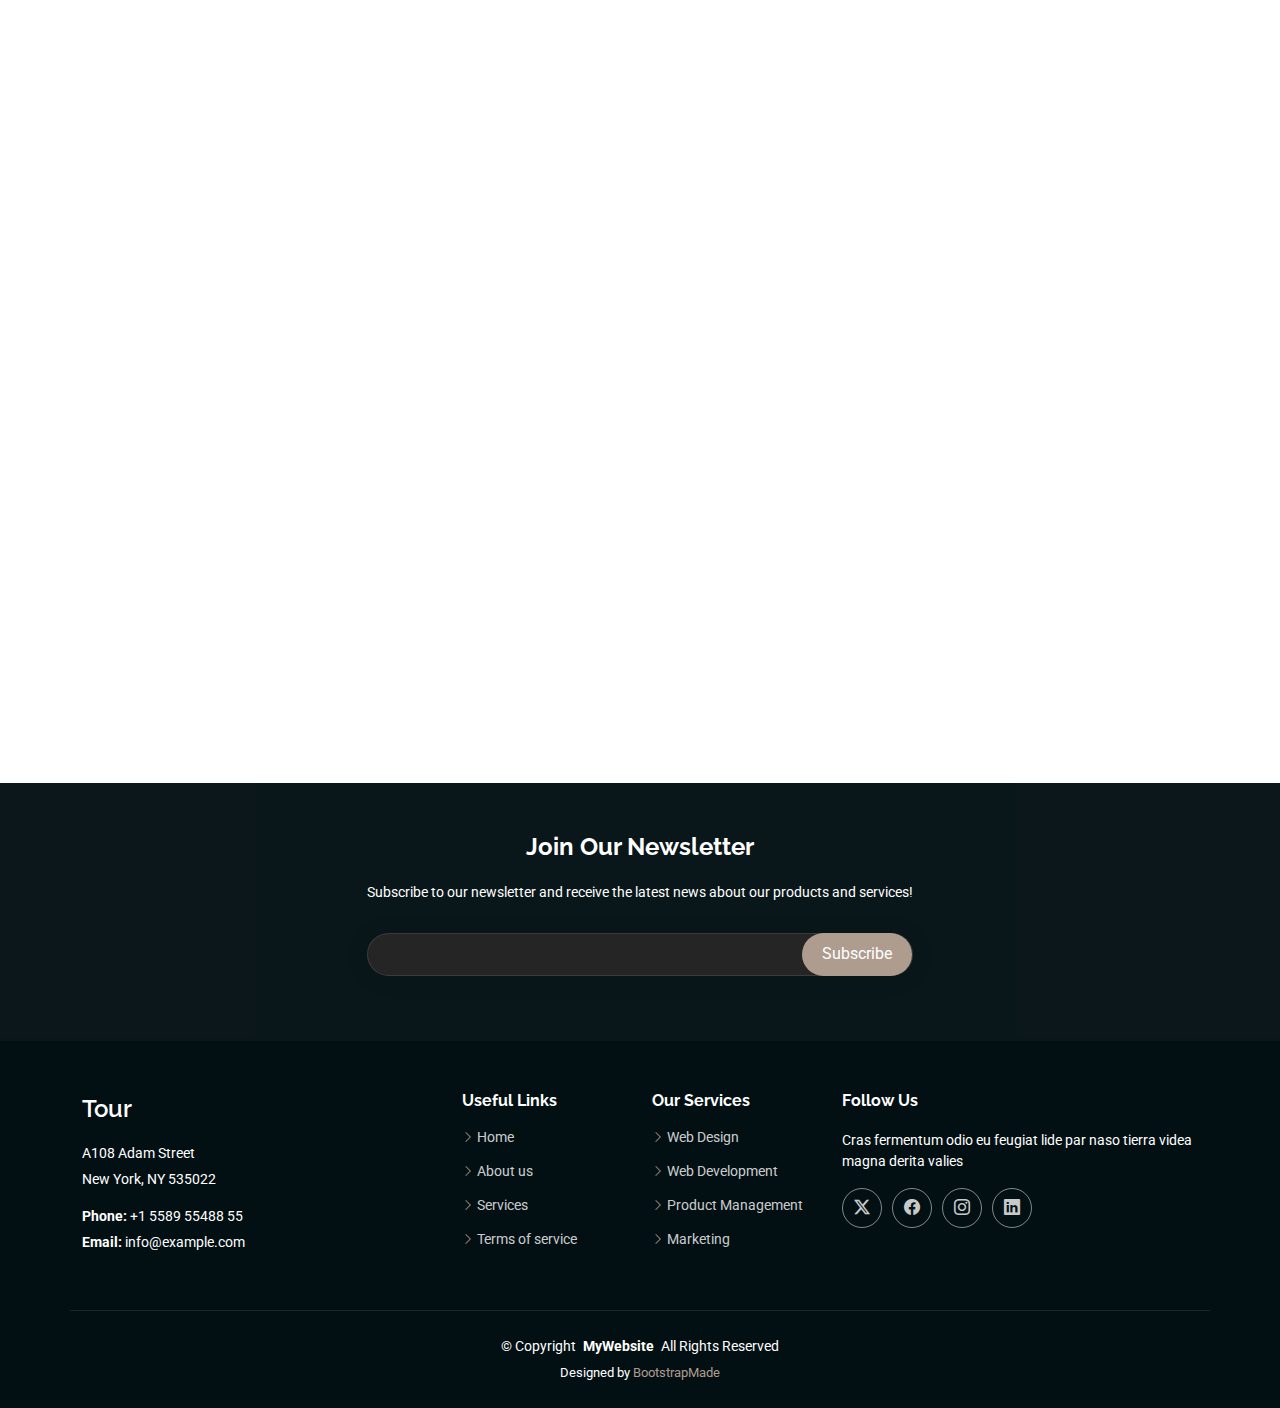
<file: destination-details.html>
<!DOCTYPE html>
<html lang="en">

<head>
  <meta charset="utf-8">
  <meta content="width=device-width, initial-scale=1.0" name="viewport">
  <title>Destination Details - Tour Bootstrap Template</title>
  <meta name="description" content="">
  <meta name="keywords" content="">

  <!-- Favicons -->
  <link href="assets/img/favicon.png" rel="icon">
  <link href="assets/img/apple-touch-icon.png" rel="apple-touch-icon">

  <!-- Fonts -->
  <link href="https://fonts.googleapis.com" rel="preconnect">
  <link href="https://fonts.gstatic.com" rel="preconnect" crossorigin>
  <link href="https://fonts.googleapis.com/css2?family=Roboto:ital,wght@0,100;0,300;0,400;0,500;0,700;0,900;1,100;1,300;1,400;1,500;1,700;1,900&family=Poppins:ital,wght@0,100;0,200;0,300;0,400;0,500;0,600;0,700;0,800;0,900;1,100;1,200;1,300;1,400;1,500;1,600;1,700;1,800;1,900&family=Raleway:ital,wght@0,100;0,200;0,300;0,400;0,500;0,600;0,700;0,800;0,900;1,100;1,200;1,300;1,400;1,500;1,600;1,700;1,800;1,900&display=swap" rel="stylesheet">

  <!-- Vendor CSS Files -->
  <link href="assets/vendor/bootstrap/css/bootstrap.min.css" rel="stylesheet">
  <link href="assets/vendor/bootstrap-icons/bootstrap-icons.css" rel="stylesheet">
  <link href="assets/vendor/aos/aos.css" rel="stylesheet">
  <link href="assets/vendor/swiper/swiper-bundle.min.css" rel="stylesheet">
  <link href="assets/vendor/glightbox/css/glightbox.min.css" rel="stylesheet">

  <!-- Main CSS File -->
  <link href="assets/css/main.css" rel="stylesheet">

  <!-- =======================================================
  * Template Name: Tour
  * Template URL: https://bootstrapmade.com/tour-bootstrap-travel-website-template/
  * Updated: Jul 01 2025 with Bootstrap v5.3.7
  * Author: BootstrapMade.com
  * License: https://bootstrapmade.com/license/
  ======================================================== -->
</head>

<body class="destination-details-page">

  <header id="header" class="header d-flex align-items-center fixed-top">
    <div class="header-container container-fluid container-xl position-relative d-flex align-items-center justify-content-between">

      <a href="index.html" class="logo d-flex align-items-center me-auto me-xl-0">
        <!-- Uncomment the line below if you also wish to use an image logo -->
        <!-- <img src="assets/img/logo.webp" alt=""> -->
        <h1 class="sitename">Tour</h1>
      </a>

      <nav id="navmenu" class="navmenu">
        <ul>
          <li><a href="index.html">Home</a></li>
          <li><a href="about.html">About</a></li>
          <li><a href="destinations.html">Destinations</a></li>
          <li><a href="tours.html">Tours</a></li>
          <li><a href="gallery.html">Gallery</a></li>
          <li><a href="blog.html">Blog</a></li>
          <li class="dropdown"><a href="#"><span>More Pages</span> <i class="bi bi-chevron-down toggle-dropdown"></i></a>
            <ul>
              <li><a href="destination-details.html" class="active">Destination Details</a></li>
              <li><a href="tour-details.html">Tour Details</a></li>
              <li><a href="booking.html">Booking</a></li>
              <li><a href="testimonials">Testimonials</a></li>
              <li><a href="faq.html">Frequently Asked Questions</a></li>
              <li><a href="blog-details.html">Blog Details</a></li>
              <li><a href="terms.html">Terms</a></li>
              <li><a href="privacy.html">Privacy</a></li>
              <li><a href="404.html">404</a></li>
            </ul>
          </li>
          <li class="dropdown"><a href="#"><span>Dropdown</span> <i class="bi bi-chevron-down toggle-dropdown"></i></a>
            <ul>
              <li><a href="#">Dropdown 1</a></li>
              <li class="dropdown"><a href="#"><span>Deep Dropdown</span> <i class="bi bi-chevron-down toggle-dropdown"></i></a>
                <ul>
                  <li><a href="#">Deep Dropdown 1</a></li>
                  <li><a href="#">Deep Dropdown 2</a></li>
                  <li><a href="#">Deep Dropdown 3</a></li>
                  <li><a href="#">Deep Dropdown 4</a></li>
                  <li><a href="#">Deep Dropdown 5</a></li>
                </ul>
              </li>
              <li><a href="#">Dropdown 2</a></li>
              <li><a href="#">Dropdown 3</a></li>
              <li><a href="#">Dropdown 4</a></li>
            </ul>
          </li>
          <li><a href="contact.html">Contact</a></li>
        </ul>
        <i class="mobile-nav-toggle d-xl-none bi bi-list"></i>
      </nav>

      <a class="btn-getstarted" href="destiantios.html">Get Started</a>

    </div>
  </header>

  <main class="main">

    <!-- Page Title -->
    <div class="page-title dark-background" data-aos="fade" style="background-image: url(assets/img/travel/showcase-8.webp);">
      <div class="container position-relative">
        <h1>Destination Details</h1>
        <p>Esse dolorum voluptatum ullam est sint nemo et est ipsa porro placeat quibusdam quia assumenda numquam molestias.</p>
        <nav class="breadcrumbs">
          <ol>
            <li><a href="index.html">Home</a></li>
            <li class="current">Destination Details</li>
          </ol>
        </nav>
      </div>
    </div><!-- End Page Title -->

    <!-- Travel Destination Details Section -->
    <section id="travel-destination-details" class="travel-destination-details section">

      <div class="container" data-aos="fade-up" data-aos-delay="100">

        <!-- Hero Section -->
        <div class="destination-hero" data-aos="fade-up" data-aos-delay="100">
          <div class="hero-image">
            <img src="assets/img/travel/destination-3.webp" alt="Santorini" class="img-fluid">
            <div class="hero-overlay">
              <div class="hero-content">
                <h1>Santorini, Greece</h1>
                <p class="hero-tagline">The Crown Jewel of the Aegean Sea</p>
              </div>
            </div>
          </div>
        </div>

        <!-- Overview Section -->
        <div class="destination-overview" data-aos="fade-up" data-aos-delay="200">
          <div class="row">
            <div class="col-lg-8 mx-auto">
              <h2>Discover the Magic</h2>
              <p>Perched on volcanic cliffs overlooking the deep blue Aegean Sea, Santorini captivates visitors with its iconic white-washed buildings, stunning sunsets, and rich ancient history. This enchanting Greek island offers a perfect blend of relaxation and adventure, from exploring archaeological sites to savoring world-class wines in dramatic clifftop settings.</p>
            </div>
          </div>
        </div>

        <!-- Attractions Section -->
        <div class="attractions-section" data-aos="fade-up" data-aos-delay="300">
          <div class="section-header">
            <h2>Must-Visit Attractions</h2>
            <p>Experience the best of what Santorini has to offer</p>
          </div>
          <div class="row gy-4">
            <div class="col-lg-4 col-md-6" data-aos="zoom-in" data-aos-delay="100">
              <div class="attraction-item">
                <div class="attraction-image">
                  <img src="assets/img/travel/destination-3.webp" alt="Oia Village" class="img-fluid">
                </div>
                <div class="attraction-content">
                  <h4>Oia Village</h4>
                  <p>Famous for its breathtaking sunsets and traditional Cycladic architecture with blue-domed churches.</p>
                </div>
              </div>
            </div>
            <div class="col-lg-4 col-md-6" data-aos="zoom-in" data-aos-delay="200">
              <div class="attraction-item">
                <div class="attraction-image">
                  <img src="assets/img/travel/destination-7.webp" alt="Red Beach" class="img-fluid">
                </div>
                <div class="attraction-content">
                  <h4>Red Beach</h4>
                  <p>A unique volcanic beach with dramatic red cliffs and crystal-clear waters perfect for swimming.</p>
                </div>
              </div>
            </div>
            <div class="col-lg-4 col-md-6" data-aos="zoom-in" data-aos-delay="300">
              <div class="attraction-item">
                <div class="attraction-image">
                  <img src="assets/img/travel/destination-12.webp" alt="Akrotiri Ruins" class="img-fluid">
                </div>
                <div class="attraction-content">
                  <h4>Akrotiri Archaeological Site</h4>
                  <p>Explore the well-preserved ruins of an ancient Minoan settlement frozen in time by volcanic ash.</p>
                </div>
              </div>
            </div>
            <div class="col-lg-4 col-md-6" data-aos="zoom-in" data-aos-delay="100">
              <div class="attraction-item">
                <div class="attraction-image">
                  <img src="assets/img/travel/destination-15.webp" alt="Fira Town" class="img-fluid">
                </div>
                <div class="attraction-content">
                  <h4>Fira Town</h4>
                  <p>The vibrant capital offering shopping, dining, and spectacular views of the caldera.</p>
                </div>
              </div>
            </div>
            <div class="col-lg-4 col-md-6" data-aos="zoom-in" data-aos-delay="200">
              <div class="attraction-item">
                <div class="attraction-image">
                  <img src="assets/img/travel/destination-18.webp" alt="Wine Tasting" class="img-fluid">
                </div>
                <div class="attraction-content">
                  <h4>Santo Wines Winery</h4>
                  <p>Sample exceptional local wines while enjoying panoramic views of the volcanic landscape.</p>
                </div>
              </div>
            </div>
            <div class="col-lg-4 col-md-6" data-aos="zoom-in" data-aos-delay="300">
              <div class="attraction-item">
                <div class="attraction-image">
                  <img src="assets/img/travel/destination-9.webp" alt="Volcano Tour" class="img-fluid">
                </div>
                <div class="attraction-content">
                  <h4>Nea Kameni Volcano</h4>
                  <p>Take a boat trip to the active volcano crater and natural hot springs in the caldera.</p>
                </div>
              </div>
            </div>
          </div>
        </div>

        <!-- Tours Available Section -->
        <div class="tours-section" data-aos="fade-up" data-aos-delay="400">
          <div class="section-header">
            <h2>Available Tours &amp; Experiences</h2>
            <p>Choose from our carefully curated selection of Santorini adventures</p>
          </div>
          <div class="row gy-4">
            <div class="col-lg-4 col-md-6" data-aos="fade-up" data-aos-delay="100">
              <div class="tour-card">
                <div class="tour-image">
                  <img src="assets/img/travel/tour-5.webp" alt="Sunset Cruise" class="img-fluid">
                  <div class="tour-price">
                    <span>$129</span>
                  </div>
                </div>
                <div class="tour-content">
                  <div class="tour-meta">
                    <span class="duration"><i class="bi bi-clock"></i> 5 hours</span>
                    <span class="rating"><i class="bi bi-star-fill"></i> 4.8</span>
                  </div>
                  <h4>Santorini Sunset Cruise</h4>
                  <p>Sail around the caldera while enjoying a magnificent sunset, with dinner and wine included.</p>
                  <a href="#" class="btn-tour">Book Now</a>
                </div>
              </div>
            </div>
            <div class="col-lg-4 col-md-6" data-aos="fade-up" data-aos-delay="200">
              <div class="tour-card">
                <div class="tour-image">
                  <img src="assets/img/travel/tour-12.webp" alt="Wine Tour" class="img-fluid">
                  <div class="tour-price">
                    <span>$95</span>
                  </div>
                </div>
                <div class="tour-content">
                  <div class="tour-meta">
                    <span class="duration"><i class="bi bi-clock"></i> 6 hours</span>
                    <span class="rating"><i class="bi bi-star-fill"></i> 4.9</span>
                  </div>
                  <h4>Wine Tasting &amp; Cultural Tour</h4>
                  <p>Discover the unique terroir of Santorini with visits to traditional wineries and historical sites.</p>
                  <a href="#" class="btn-tour">Book Now</a>
                </div>
              </div>
            </div>
            <div class="col-lg-4 col-md-6" data-aos="fade-up" data-aos-delay="300">
              <div class="tour-card">
                <div class="tour-image">
                  <img src="assets/img/travel/tour-18.webp" alt="Photography Tour" class="img-fluid">
                  <div class="tour-price">
                    <span>$155</span>
                  </div>
                </div>
                <div class="tour-content">
                  <div class="tour-meta">
                    <span class="duration"><i class="bi bi-clock"></i> 4 hours</span>
                    <span class="rating"><i class="bi bi-star-fill"></i> 4.7</span>
                  </div>
                  <h4>Photography Walking Tour</h4>
                  <p>Capture the most photogenic spots of Oia and Fira with a professional photographer guide.</p>
                  <a href="#" class="btn-tour">Book Now</a>
                </div>
              </div>
            </div>
          </div>
        </div>

        <!-- Interactive Map Section -->
        <div class="map-section" data-aos="fade-up" data-aos-delay="500">
          <div class="section-header">
            <h2>Explore the Island</h2>
            <p>Interactive map with key attractions and tour meeting points</p>
          </div>
          <div class="map-container">
            <div class="map-embed">
              <iframe src="https://www.google.com/maps/embed?pb=!1m18!1m12!1m3!1d50234.23984454287!2d25.375799!3d36.393156!2m3!1f0!2f0!3f0!3m2!1i1024!2i768!4f13.1!3m3!1m2!1s0x1499ce86adfd9ff7%3A0xb2a761f740d68afc!2sSantorini%2C%20Greece!5e0!3m2!1sen!2sus!4v1647887432123!5m2!1sen!2sus" allowfullscreen="" loading="lazy" referrerpolicy="no-referrer-when-downgrade"></iframe>
            </div>
            <div class="map-points">
              <div class="point-item">
                <i class="bi bi-geo-alt-fill"></i>
                <span>Oia Village - Main Square</span>
              </div>
              <div class="point-item">
                <i class="bi bi-geo-alt-fill"></i>
                <span>Fira Port - Ferry Terminal</span>
              </div>
              <div class="point-item">
                <i class="bi bi-geo-alt-fill"></i>
                <span>Akrotiri Site - Entrance</span>
              </div>
              <div class="point-item">
                <i class="bi bi-geo-alt-fill"></i>
                <span>Red Beach - Parking Area</span>
              </div>
            </div>
          </div>
        </div>

        <!-- Practical Information Section -->
        <div class="practical-info" data-aos="fade-up" data-aos-delay="600">
          <div class="section-header">
            <h2>Essential Travel Information</h2>
            <p>Everything you need to know for your Santorini adventure</p>
          </div>
          <div class="row gy-4">
            <div class="col-lg-3 col-md-6" data-aos="fade-up" data-aos-delay="100">
              <div class="info-item">
                <div class="info-icon">
                  <i class="bi bi-calendar-event"></i>
                </div>
                <h4>Best Time to Visit</h4>
                <p>April to November for warm weather. Peak season: June-August. Shoulder seasons offer fewer crowds and lower prices.</p>
              </div>
            </div>
            <div class="col-lg-3 col-md-6" data-aos="fade-up" data-aos-delay="200">
              <div class="info-item">
                <div class="info-icon">
                  <i class="bi bi-thermometer-sun"></i>
                </div>
                <h4>Weather &amp; Climate</h4>
                <p>Mediterranean climate with hot, dry summers (75-85°F) and mild winters. Sea breeze provides natural cooling.</p>
              </div>
            </div>
            <div class="col-lg-3 col-md-6" data-aos="fade-up" data-aos-delay="300">
              <div class="info-item">
                <div class="info-icon">
                  <i class="bi bi-currency-euro"></i>
                </div>
                <h4>Currency &amp; Language</h4>
                <p>Euro (EUR) is the official currency. Greek is the primary language, though English is widely spoken in tourist areas.</p>
              </div>
            </div>
            <div class="col-lg-3 col-md-6" data-aos="fade-up" data-aos-delay="400">
              <div class="info-item">
                <div class="info-icon">
                  <i class="bi bi-passport"></i>
                </div>
                <h4>Visa Requirements</h4>
                <p>EU citizens need only an ID card. US, Canada, Australia citizens need valid passport for stays up to 90 days.</p>
              </div>
            </div>
          </div>
          <div class="travel-tips" data-aos="fade-up" data-aos-delay="500">
            <h3>Local Tips &amp; Cultural Insights</h3>
            <div class="row">
              <div class="col-md-6">
                <ul class="tips-list">
                  <li><i class="bi bi-check-circle"></i> Book sunset dinner reservations well in advance</li>
                  <li><i class="bi bi-check-circle"></i> Wear comfortable walking shoes for cobblestone streets</li>
                  <li><i class="bi bi-check-circle"></i> Carry sun protection - the Aegean sun can be intense</li>
                </ul>
              </div>
              <div class="col-md-6">
                <ul class="tips-list">
                  <li><i class="bi bi-check-circle"></i> Respect local customs and dress codes at religious sites</li>
                  <li><i class="bi bi-check-circle"></i> Try local specialties: fava beans, cherry tomatoes, and Assyrtiko wine</li>
                  <li><i class="bi bi-check-circle"></i> Use public transportation or rent ATVs for island exploration</li>
                </ul>
              </div>
            </div>
          </div>
        </div>

        <!-- Photo Gallery Section -->
        <div class="gallery-section" data-aos="fade-up" data-aos-delay="700">
          <div class="section-header">
            <h2>Gallery</h2>
            <p>Immerse yourself in the beauty of Santorini</p>
          </div>
          <div class="gallery-slider swiper init-swiper">
            <script type="application/json" class="swiper-config">
              {
                "loop": true,
                "speed": 600,
                "autoplay": {
                  "delay": 4000
                },
                "slidesPerView": 1,
                "breakpoints": {
                  "768": {
                    "slidesPerView": 2
                  },
                  "992": {
                    "slidesPerView": 3
                  }
                },
                "pagination": {
                  "el": ".swiper-pagination",
                  "type": "bullets",
                  "clickable": true
                }
              }
            </script>
            <div class="swiper-wrapper">
              <div class="swiper-slide">
                <div class="gallery-item">
                  <img src="assets/img/travel/misc-5.webp" alt="Santorini View" class="img-fluid">
                </div>
              </div>
              <div class="swiper-slide">
                <div class="gallery-item">
                  <img src="assets/img/travel/misc-12.webp" alt="Santorini Architecture" class="img-fluid">
                </div>
              </div>
              <div class="swiper-slide">
                <div class="gallery-item">
                  <img src="assets/img/travel/misc-8.webp" alt="Santorini Sunset" class="img-fluid">
                </div>
              </div>
              <div class="swiper-slide">
                <div class="gallery-item">
                  <img src="assets/img/travel/misc-15.webp" alt="Santorini Beach" class="img-fluid">
                </div>
              </div>
              <div class="swiper-slide">
                <div class="gallery-item">
                  <img src="assets/img/travel/misc-3.webp" alt="Santorini Culture" class="img-fluid">
                </div>
              </div>
            </div>
            <div class="swiper-pagination"></div>
          </div>
        </div>

        <!-- Call to Action Section -->
        <div class="cta-section" data-aos="fade-up" data-aos-delay="800">
          <div class="row">
            <div class="col-lg-8 mx-auto text-center">
              <h2>Ready to Experience Santorini?</h2>
              <p>Let our travel experts help you create the perfect Santorini itinerary tailored to your interests and budget.</p>
              <div class="cta-buttons">
                <a href="#" class="btn btn-primary">View All Tours</a>
                <a href="#" class="btn btn-outline">Contact Travel Expert</a>
              </div>
            </div>
          </div>
        </div>

      </div>

    </section><!-- /Travel Destination Details Section -->

  </main>

  <footer id="footer" class="footer position-relative dark-background">

    <div class="footer-newsletter">
      <div class="container">
        <div class="row justify-content-center text-center">
          <div class="col-lg-6">
            <h4>Join Our Newsletter</h4>
            <p>Subscribe to our newsletter and receive the latest news about our products and services!</p>
            <form action="forms/newsletter.php" method="post" class="php-email-form">
              <div class="newsletter-form"><input type="email" name="email"><input type="submit" value="Subscribe"></div>
              <div class="loading">Loading</div>
              <div class="error-message"></div>
              <div class="sent-message">Your subscription request has been sent. Thank you!</div>
            </form>
          </div>
        </div>
      </div>
    </div>

    <div class="container footer-top">
      <div class="row gy-4">
        <div class="col-lg-4 col-md-6 footer-about">
          <a href="index.html" class="d-flex align-items-center">
            <span class="sitename">Tour</span>
          </a>
          <div class="footer-contact pt-3">
            <p>A108 Adam Street</p>
            <p>New York, NY 535022</p>
            <p class="mt-3"><strong>Phone:</strong> <span>+1 5589 55488 55</span></p>
            <p><strong>Email:</strong> <span>info@example.com</span></p>
          </div>
        </div>

        <div class="col-lg-2 col-md-3 footer-links">
          <h4>Useful Links</h4>
          <ul>
            <li><i class="bi bi-chevron-right"></i> <a href="#">Home</a></li>
            <li><i class="bi bi-chevron-right"></i> <a href="#">About us</a></li>
            <li><i class="bi bi-chevron-right"></i> <a href="#">Services</a></li>
            <li><i class="bi bi-chevron-right"></i> <a href="#">Terms of service</a></li>
          </ul>
        </div>

        <div class="col-lg-2 col-md-3 footer-links">
          <h4>Our Services</h4>
          <ul>
            <li><i class="bi bi-chevron-right"></i> <a href="#">Web Design</a></li>
            <li><i class="bi bi-chevron-right"></i> <a href="#">Web Development</a></li>
            <li><i class="bi bi-chevron-right"></i> <a href="#">Product Management</a></li>
            <li><i class="bi bi-chevron-right"></i> <a href="#">Marketing</a></li>
          </ul>
        </div>

        <div class="col-lg-4 col-md-12">
          <h4>Follow Us</h4>
          <p>Cras fermentum odio eu feugiat lide par naso tierra videa magna derita valies</p>
          <div class="social-links d-flex">
            <a href=""><i class="bi bi-twitter-x"></i></a>
            <a href=""><i class="bi bi-facebook"></i></a>
            <a href=""><i class="bi bi-instagram"></i></a>
            <a href=""><i class="bi bi-linkedin"></i></a>
          </div>
        </div>

      </div>
    </div>

    <div class="container copyright text-center mt-4">
      <p>© <span>Copyright</span> <strong class="px-1 sitename">MyWebsite</strong> <span>All Rights Reserved</span></p>
      <div class="credits">
        <!-- All the links in the footer should remain intact. -->
        <!-- You can delete the links only if you've purchased the pro version. -->
        <!-- Licensing information: https://bootstrapmade.com/license/ -->
        <!-- Purchase the pro version with working PHP/AJAX contact form: [buy-url] -->
        Designed by <a href="https://bootstrapmade.com/">BootstrapMade</a>
      </div>
    </div>

  </footer>

  <!-- Scroll Top -->
  <a href="#" id="scroll-top" class="scroll-top d-flex align-items-center justify-content-center"><i class="bi bi-arrow-up-short"></i></a>

  <!-- Preloader -->
  <div id="preloader"></div>

  <!-- Vendor JS Files -->
  <script src="assets/vendor/bootstrap/js/bootstrap.bundle.min.js"></script>
  <script src="assets/vendor/php-email-form/validate.js"></script>
  <script src="assets/vendor/aos/aos.js"></script>
  <script src="assets/vendor/purecounter/purecounter_vanilla.js"></script>
  <script src="assets/vendor/swiper/swiper-bundle.min.js"></script>
  <script src="assets/vendor/isotope-layout/isotope.pkgd.min.js"></script>
  <script src="assets/vendor/imagesloaded/imagesloaded.pkgd.min.js"></script>
  <script src="assets/vendor/glightbox/js/glightbox.min.js"></script>

  <!-- Main JS File -->
  <script src="assets/js/main.js"></script>

</body>

</html>
</file>
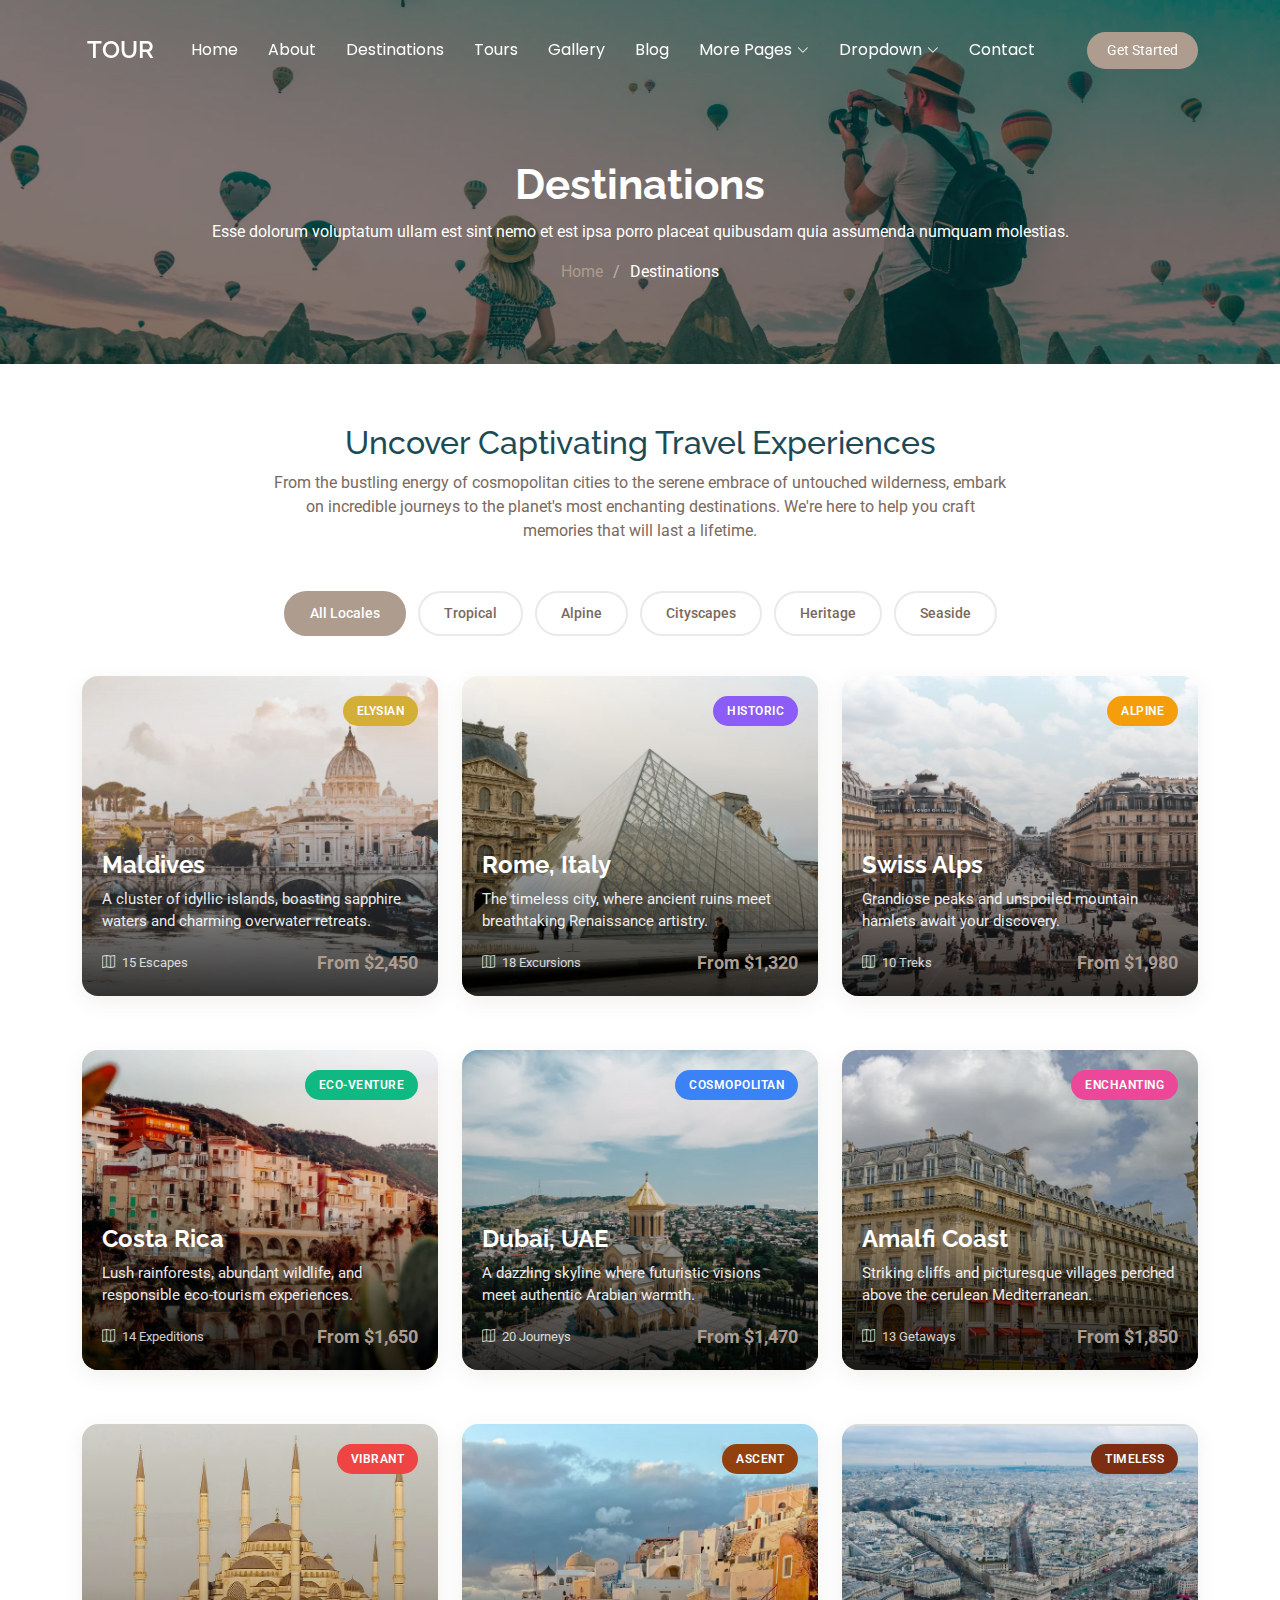
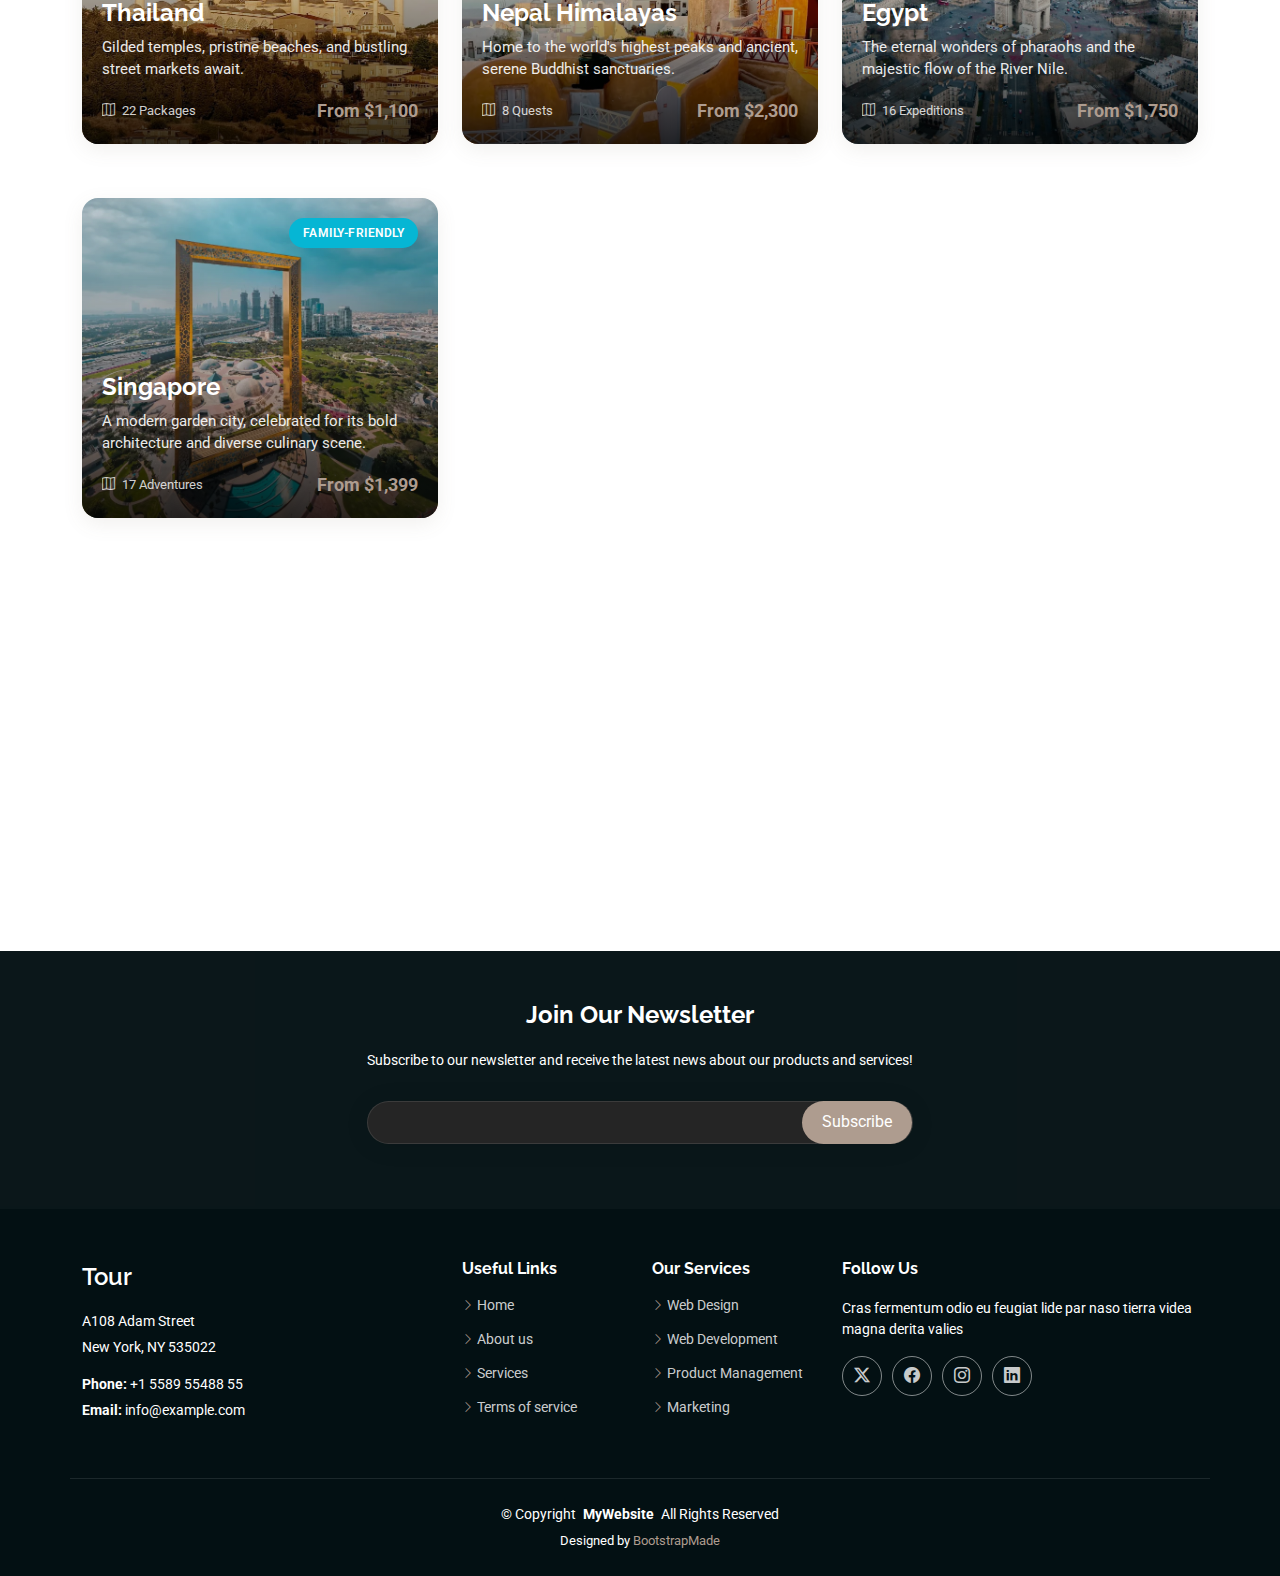
<file: destinations.html>
<!DOCTYPE html>
<html lang="en">

<head>
  <meta charset="utf-8">
  <meta content="width=device-width, initial-scale=1.0" name="viewport">
  <title>Destinations - Tour Bootstrap Template</title>
  <meta name="description" content="">
  <meta name="keywords" content="">

  <!-- Favicons -->
  <link href="assets/img/favicon.png" rel="icon">
  <link href="assets/img/apple-touch-icon.png" rel="apple-touch-icon">

  <!-- Fonts -->
  <link href="https://fonts.googleapis.com" rel="preconnect">
  <link href="https://fonts.gstatic.com" rel="preconnect" crossorigin>
  <link href="https://fonts.googleapis.com/css2?family=Roboto:ital,wght@0,100;0,300;0,400;0,500;0,700;0,900;1,100;1,300;1,400;1,500;1,700;1,900&family=Poppins:ital,wght@0,100;0,200;0,300;0,400;0,500;0,600;0,700;0,800;0,900;1,100;1,200;1,300;1,400;1,500;1,600;1,700;1,800;1,900&family=Raleway:ital,wght@0,100;0,200;0,300;0,400;0,500;0,600;0,700;0,800;0,900;1,100;1,200;1,300;1,400;1,500;1,600;1,700;1,800;1,900&display=swap" rel="stylesheet">

  <!-- Vendor CSS Files -->
  <link href="assets/vendor/bootstrap/css/bootstrap.min.css" rel="stylesheet">
  <link href="assets/vendor/bootstrap-icons/bootstrap-icons.css" rel="stylesheet">
  <link href="assets/vendor/aos/aos.css" rel="stylesheet">
  <link href="assets/vendor/swiper/swiper-bundle.min.css" rel="stylesheet">
  <link href="assets/vendor/glightbox/css/glightbox.min.css" rel="stylesheet">

  <!-- Main CSS File -->
  <link href="assets/css/main.css" rel="stylesheet">

  <!-- =======================================================
  * Template Name: Tour
  * Template URL: https://bootstrapmade.com/tour-bootstrap-travel-website-template/
  * Updated: Jul 01 2025 with Bootstrap v5.3.7
  * Author: BootstrapMade.com
  * License: https://bootstrapmade.com/license/
  ======================================================== -->
</head>

<body class="destinations-page">

  <header id="header" class="header d-flex align-items-center fixed-top">
    <div class="header-container container-fluid container-xl position-relative d-flex align-items-center justify-content-between">

      <a href="index.html" class="logo d-flex align-items-center me-auto me-xl-0">
        <!-- Uncomment the line below if you also wish to use an image logo -->
        <!-- <img src="assets/img/logo.webp" alt=""> -->
        <h1 class="sitename">Tour</h1>
      </a>

      <nav id="navmenu" class="navmenu">
        <ul>
          <li><a href="index.html">Home</a></li>
          <li><a href="about.html">About</a></li>
          <li><a href="destinations.html" class="active">Destinations</a></li>
          <li><a href="tours.html">Tours</a></li>
          <li><a href="gallery.html">Gallery</a></li>
          <li><a href="blog.html">Blog</a></li>
          <li class="dropdown"><a href="#"><span>More Pages</span> <i class="bi bi-chevron-down toggle-dropdown"></i></a>
            <ul>
              <li><a href="destination-details.html">Destination Details</a></li>
              <li><a href="tour-details.html">Tour Details</a></li>
              <li><a href="booking.html">Booking</a></li>
              <li><a href="testimonials">Testimonials</a></li>
              <li><a href="faq.html">Frequently Asked Questions</a></li>
              <li><a href="blog-details.html">Blog Details</a></li>
              <li><a href="terms.html">Terms</a></li>
              <li><a href="privacy.html">Privacy</a></li>
              <li><a href="404.html">404</a></li>
            </ul>
          </li>
          <li class="dropdown"><a href="#"><span>Dropdown</span> <i class="bi bi-chevron-down toggle-dropdown"></i></a>
            <ul>
              <li><a href="#">Dropdown 1</a></li>
              <li class="dropdown"><a href="#"><span>Deep Dropdown</span> <i class="bi bi-chevron-down toggle-dropdown"></i></a>
                <ul>
                  <li><a href="#">Deep Dropdown 1</a></li>
                  <li><a href="#">Deep Dropdown 2</a></li>
                  <li><a href="#">Deep Dropdown 3</a></li>
                  <li><a href="#">Deep Dropdown 4</a></li>
                  <li><a href="#">Deep Dropdown 5</a></li>
                </ul>
              </li>
              <li><a href="#">Dropdown 2</a></li>
              <li><a href="#">Dropdown 3</a></li>
              <li><a href="#">Dropdown 4</a></li>
            </ul>
          </li>
          <li><a href="contact.html">Contact</a></li>
        </ul>
        <i class="mobile-nav-toggle d-xl-none bi bi-list"></i>
      </nav>

      <a class="btn-getstarted" href="destiantios.html">Get Started</a>

    </div>
  </header>

  <main class="main">

    <!-- Page Title -->
    <div class="page-title dark-background" data-aos="fade" style="background-image: url(assets/img/travel/showcase-8.webp);">
      <div class="container position-relative">
        <h1>Destinations</h1>
        <p>Esse dolorum voluptatum ullam est sint nemo et est ipsa porro placeat quibusdam quia assumenda numquam molestias.</p>
        <nav class="breadcrumbs">
          <ol>
            <li><a href="index.html">Home</a></li>
            <li class="current">Destinations</li>
          </ol>
        </nav>
      </div>
    </div><!-- End Page Title -->

    <!-- Travel Destinations Section -->
    <section id="travel-destinations" class="travel-destinations section">

      <div class="container" data-aos="fade-up" data-aos-delay="100">

        <div class="row">
          <div class="col-lg-8 mx-auto text-center">
            <h2>Uncover Captivating Travel Experiences</h2>
            <p class="mb-5">From the bustling energy of cosmopolitan cities to the serene embrace of untouched wilderness, embark on incredible journeys to the planet's most enchanting destinations. We're here to help you craft memories that will last a lifetime.</p>
          </div>
        </div>

        <div class="isotope-layout" data-default-filter="*" data-layout="masonry" data-sort="original-order">
          <ul class="destination-filters isotope-filters" data-aos="fade-up" data-aos-delay="200">
            <li data-filter="*" class="filter-active">All Locales</li>
            <li data-filter=".filter-tropical">Tropical</li>
            <li data-filter=".filter-mountain">Alpine</li>
            <li data-filter=".filter-urban">Cityscapes</li>
            <li data-filter=".filter-historical">Heritage</li>
            <li data-filter=".filter-coastal">Seaside</li>
          </ul><!-- End Destination Filters -->

          <div class="row gy-4 isotope-container" data-aos="fade-up" data-aos-delay="300">

            <div class="col-lg-4 col-md-6 destination-item isotope-item filter-coastal">
              <a href="destination-details.html" class="destination-tile">
                <div class="tile-image">
                  <img src="assets/img/travel/destination-2.webp" alt="Maldives" class="img-fluid" loading="lazy">
                  <div class="overlay-content">
                    <span class="destination-tag luxury">Elysian</span>
                    <div class="destination-info">
                      <h4>Maldives</h4>
                      <p>A cluster of idyllic islands, boasting sapphire waters and charming overwater retreats.</p>
                      <div class="destination-stats">
                        <span class="tours-available"><i class="bi bi-map"></i> 15 Escapes</span>
                        <span class="starting-price">From $2,450</span>
                      </div>
                    </div>
                  </div>
                </div>
              </a>
            </div><!-- End Destination Item -->

            <div class="col-lg-4 col-md-6 destination-item isotope-item filter-historical">
              <a href="destination-details.html" class="destination-tile">
                <div class="tile-image">
                  <img src="assets/img/travel/destination-4.webp" alt="Rome, Italy" class="img-fluid" loading="lazy">
                  <div class="overlay-content">
                    <span class="destination-tag cultural">Historic</span>
                    <div class="destination-info">
                      <h4>Rome, Italy</h4>
                      <p>The timeless city, where ancient ruins meet breathtaking Renaissance artistry.</p>
                      <div class="destination-stats">
                        <span class="tours-available"><i class="bi bi-map"></i> 18 Excursions</span>
                        <span class="starting-price">From $1,320</span>
                      </div>
                    </div>
                  </div>
                </div>
              </a>
            </div><!-- End Destination Item -->

            <div class="col-lg-4 col-md-6 destination-item isotope-item filter-mountain">
              <a href="destination-details.html" class="destination-tile">
                <div class="tile-image">
                  <img src="assets/img/travel/destination-6.webp" alt="Swiss Alps" class="img-fluid" loading="lazy">
                  <div class="overlay-content">
                    <span class="destination-tag adventure">Alpine</span>
                    <div class="destination-info">
                      <h4>Swiss Alps</h4>
                      <p>Grandiose peaks and unspoiled mountain hamlets await your discovery.</p>
                      <div class="destination-stats">
                        <span class="tours-available"><i class="bi bi-map"></i> 10 Treks</span>
                        <span class="starting-price">From $1,980</span>
                      </div>
                    </div>
                  </div>
                </div>
              </a>
            </div><!-- End Destination Item -->

            <div class="col-lg-4 col-md-6 destination-item isotope-item filter-tropical">
              <a href="destination-details.html" class="destination-tile">
                <div class="tile-image">
                  <img src="assets/img/travel/destination-8.webp" alt="Costa Rica" class="img-fluid" loading="lazy">
                  <div class="overlay-content">
                    <span class="destination-tag nature">Eco-Venture</span>
                    <div class="destination-info">
                      <h4>Costa Rica</h4>
                      <p>Lush rainforests, abundant wildlife, and responsible eco-tourism experiences.</p>
                      <div class="destination-stats">
                        <span class="tours-available"><i class="bi bi-map"></i> 14 Expeditions</span>
                        <span class="starting-price">From $1,650</span>
                      </div>
                    </div>
                  </div>
                </div>
              </a>
            </div><!-- End Destination Item -->

            <div class="col-lg-4 col-md-6 destination-item isotope-item filter-urban">
              <a href="destination-details.html" class="destination-tile">
                <div class="tile-image">
                  <img src="assets/img/travel/destination-10.webp" alt="Dubai, UAE" class="img-fluid" loading="lazy">
                  <div class="overlay-content">
                    <span class="destination-tag modern">Cosmopolitan</span>
                    <div class="destination-info">
                      <h4>Dubai, UAE</h4>
                      <p>A dazzling skyline where futuristic visions meet authentic Arabian warmth.</p>
                      <div class="destination-stats">
                        <span class="tours-available"><i class="bi bi-map"></i> 20 Journeys</span>
                        <span class="starting-price">From $1,470</span>
                      </div>
                    </div>
                  </div>
                </div>
              </a>
            </div><!-- End Destination Item -->

            <div class="col-lg-4 col-md-6 destination-item isotope-item filter-coastal">
              <a href="destination-details.html" class="destination-tile">
                <div class="tile-image">
                  <img src="assets/img/travel/destination-12.webp" alt="Amalfi Coast, Italy" class="img-fluid" loading="lazy">
                  <div class="overlay-content">
                    <span class="destination-tag romantic">Enchanting</span>
                    <div class="destination-info">
                      <h4>Amalfi Coast</h4>
                      <p>Striking cliffs and picturesque villages perched above the cerulean Mediterranean.</p>
                      <div class="destination-stats">
                        <span class="tours-available"><i class="bi bi-map"></i> 13 Getaways</span>
                        <span class="starting-price">From $1,850</span>
                      </div>
                    </div>
                  </div>
                </div>
              </a>
            </div><!-- End Destination Item -->

            <div class="col-lg-4 col-md-6 destination-item isotope-item filter-tropical">
              <a href="destination-details.html" class="destination-tile">
                <div class="tile-image">
                  <img src="assets/img/travel/destination-14.webp" alt="Thailand" class="img-fluid" loading="lazy">
                  <div class="overlay-content">
                    <span class="destination-tag popular">Vibrant</span>
                    <div class="destination-info">
                      <h4>Thailand</h4>
                      <p>Gilded temples, pristine beaches, and bustling street markets await.</p>
                      <div class="destination-stats">
                        <span class="tours-available"><i class="bi bi-map"></i> 22 Packages</span>
                        <span class="starting-price">From $1,100</span>
                      </div>
                    </div>
                  </div>
                </div>
              </a>
            </div><!-- End Destination Item -->

            <div class="col-lg-4 col-md-6 destination-item isotope-item filter-mountain">
              <a href="destination-details.html" class="destination-tile">
                <div class="tile-image">
                  <img src="assets/img/travel/destination-16.webp" alt="Nepal Himalayas" class="img-fluid" loading="lazy">
                  <div class="overlay-content">
                    <span class="destination-tag trekking">Ascent</span>
                    <div class="destination-info">
                      <h4>Nepal Himalayas</h4>
                      <p>Home to the world's highest peaks and ancient, serene Buddhist sanctuaries.</p>
                      <div class="destination-stats">
                        <span class="tours-available"><i class="bi bi-map"></i> 8 Quests</span>
                        <span class="starting-price">From $2,300</span>
                      </div>
                    </div>
                  </div>
                </div>
              </a>
            </div><!-- End Destination Item -->

            <div class="col-lg-4 col-md-6 destination-item isotope-item filter-historical">
              <a href="destination-details.html" class="destination-tile">
                <div class="tile-image">
                  <img src="assets/img/travel/destination-18.webp" alt="Egypt Pyramids" class="img-fluid" loading="lazy">
                  <div class="overlay-content">
                    <span class="destination-tag ancient">Timeless</span>
                    <div class="destination-info">
                      <h4>Egypt</h4>
                      <p>The eternal wonders of pharaohs and the majestic flow of the River Nile.</p>
                      <div class="destination-stats">
                        <span class="tours-available"><i class="bi bi-map"></i> 16 Expeditions</span>
                        <span class="starting-price">From $1,750</span>
                      </div>
                    </div>
                  </div>
                </div>
              </a>
            </div><!-- End Destination Item -->

            <div class="col-lg-4 col-md-6 destination-item isotope-item filter-urban">
              <a href="destination-details.html" class="destination-tile">
                <div class="tile-image">
                  <img src="assets/img/travel/destination-20.webp" alt="Singapore" class="img-fluid" loading="lazy">
                  <div class="overlay-content">
                    <span class="destination-tag family">Family-Friendly</span>
                    <div class="destination-info">
                      <h4>Singapore</h4>
                      <p>A modern garden city, celebrated for its bold architecture and diverse culinary scene.</p>
                      <div class="destination-stats">
                        <span class="tours-available"><i class="bi bi-map"></i> 17 Adventures</span>
                        <span class="starting-price">From $1,399</span>
                      </div>
                    </div>
                  </div>
                </div>
              </a>
            </div><!-- End Destination Item -->

          </div><!-- End Destinations Container -->

        </div>

        <div class="row mt-5">
          <div class="col-lg-10 mx-auto text-center" data-aos="fade-up" data-aos-delay="400">
            <div class="planning-assistance">
              <div class="assistance-content">
                <h3>Let Our Team Help Curate Your Perfect Expedition</h3>
                <p>Unsure which destination aligns with your travel aspirations? Our seasoned travel advisors are poised to design a bespoke itinerary tailored just for you.</p>
                <div class="assistance-actions">
                  <a href="#" class="btn btn-primary">Receive Complimentary Consultation</a>
                  <a href="#" class="btn btn-outline">Explore All Available Tours</a>
                </div>
              </div>
            </div>
          </div>
        </div>

      </div>

    </section><!-- /Travel Destinations Section -->

  </main>

  <footer id="footer" class="footer position-relative dark-background">

    <div class="footer-newsletter">
      <div class="container">
        <div class="row justify-content-center text-center">
          <div class="col-lg-6">
            <h4>Join Our Newsletter</h4>
            <p>Subscribe to our newsletter and receive the latest news about our products and services!</p>
            <form action="forms/newsletter.php" method="post" class="php-email-form">
              <div class="newsletter-form"><input type="email" name="email"><input type="submit" value="Subscribe"></div>
              <div class="loading">Loading</div>
              <div class="error-message"></div>
              <div class="sent-message">Your subscription request has been sent. Thank you!</div>
            </form>
          </div>
        </div>
      </div>
    </div>

    <div class="container footer-top">
      <div class="row gy-4">
        <div class="col-lg-4 col-md-6 footer-about">
          <a href="index.html" class="d-flex align-items-center">
            <span class="sitename">Tour</span>
          </a>
          <div class="footer-contact pt-3">
            <p>A108 Adam Street</p>
            <p>New York, NY 535022</p>
            <p class="mt-3"><strong>Phone:</strong> <span>+1 5589 55488 55</span></p>
            <p><strong>Email:</strong> <span>info@example.com</span></p>
          </div>
        </div>

        <div class="col-lg-2 col-md-3 footer-links">
          <h4>Useful Links</h4>
          <ul>
            <li><i class="bi bi-chevron-right"></i> <a href="#">Home</a></li>
            <li><i class="bi bi-chevron-right"></i> <a href="#">About us</a></li>
            <li><i class="bi bi-chevron-right"></i> <a href="#">Services</a></li>
            <li><i class="bi bi-chevron-right"></i> <a href="#">Terms of service</a></li>
          </ul>
        </div>

        <div class="col-lg-2 col-md-3 footer-links">
          <h4>Our Services</h4>
          <ul>
            <li><i class="bi bi-chevron-right"></i> <a href="#">Web Design</a></li>
            <li><i class="bi bi-chevron-right"></i> <a href="#">Web Development</a></li>
            <li><i class="bi bi-chevron-right"></i> <a href="#">Product Management</a></li>
            <li><i class="bi bi-chevron-right"></i> <a href="#">Marketing</a></li>
          </ul>
        </div>

        <div class="col-lg-4 col-md-12">
          <h4>Follow Us</h4>
          <p>Cras fermentum odio eu feugiat lide par naso tierra videa magna derita valies</p>
          <div class="social-links d-flex">
            <a href=""><i class="bi bi-twitter-x"></i></a>
            <a href=""><i class="bi bi-facebook"></i></a>
            <a href=""><i class="bi bi-instagram"></i></a>
            <a href=""><i class="bi bi-linkedin"></i></a>
          </div>
        </div>

      </div>
    </div>

    <div class="container copyright text-center mt-4">
      <p>© <span>Copyright</span> <strong class="px-1 sitename">MyWebsite</strong> <span>All Rights Reserved</span></p>
      <div class="credits">
        <!-- All the links in the footer should remain intact. -->
        <!-- You can delete the links only if you've purchased the pro version. -->
        <!-- Licensing information: https://bootstrapmade.com/license/ -->
        <!-- Purchase the pro version with working PHP/AJAX contact form: [buy-url] -->
        Designed by <a href="https://bootstrapmade.com/">BootstrapMade</a>
      </div>
    </div>

  </footer>

  <!-- Scroll Top -->
  <a href="#" id="scroll-top" class="scroll-top d-flex align-items-center justify-content-center"><i class="bi bi-arrow-up-short"></i></a>

  <!-- Preloader -->
  <div id="preloader"></div>

  <!-- Vendor JS Files -->
  <script src="assets/vendor/bootstrap/js/bootstrap.bundle.min.js"></script>
  <script src="assets/vendor/php-email-form/validate.js"></script>
  <script src="assets/vendor/aos/aos.js"></script>
  <script src="assets/vendor/purecounter/purecounter_vanilla.js"></script>
  <script src="assets/vendor/swiper/swiper-bundle.min.js"></script>
  <script src="assets/vendor/isotope-layout/isotope.pkgd.min.js"></script>
  <script src="assets/vendor/imagesloaded/imagesloaded.pkgd.min.js"></script>
  <script src="assets/vendor/glightbox/js/glightbox.min.js"></script>

  <!-- Main JS File -->
  <script src="assets/js/main.js"></script>

</body>

</html>
</file>
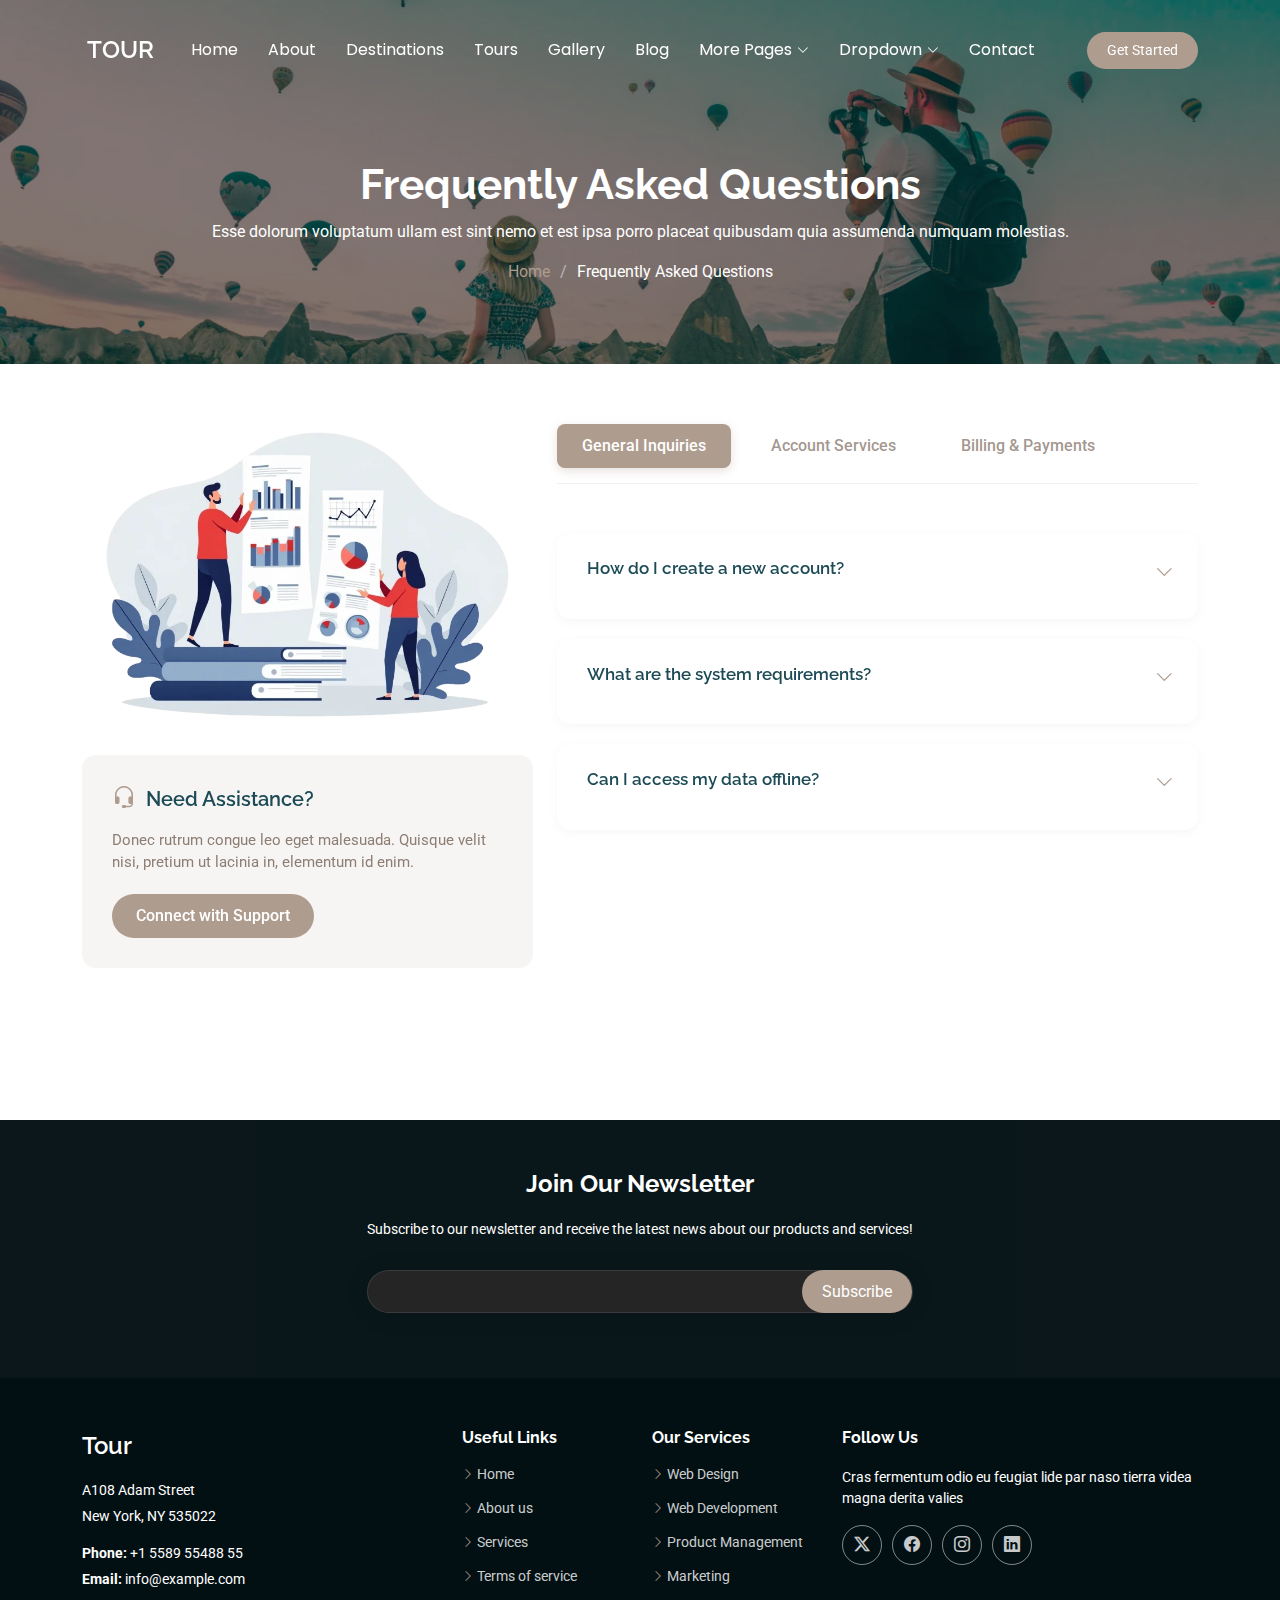
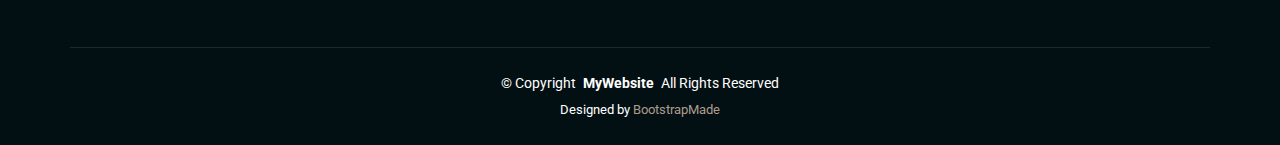
<file: faq.html>
<!DOCTYPE html>
<html lang="en">

<head>
  <meta charset="utf-8">
  <meta content="width=device-width, initial-scale=1.0" name="viewport">
  <title>Faq - Tour Bootstrap Template</title>
  <meta name="description" content="">
  <meta name="keywords" content="">

  <!-- Favicons -->
  <link href="assets/img/favicon.png" rel="icon">
  <link href="assets/img/apple-touch-icon.png" rel="apple-touch-icon">

  <!-- Fonts -->
  <link href="https://fonts.googleapis.com" rel="preconnect">
  <link href="https://fonts.gstatic.com" rel="preconnect" crossorigin>
  <link href="https://fonts.googleapis.com/css2?family=Roboto:ital,wght@0,100;0,300;0,400;0,500;0,700;0,900;1,100;1,300;1,400;1,500;1,700;1,900&family=Poppins:ital,wght@0,100;0,200;0,300;0,400;0,500;0,600;0,700;0,800;0,900;1,100;1,200;1,300;1,400;1,500;1,600;1,700;1,800;1,900&family=Raleway:ital,wght@0,100;0,200;0,300;0,400;0,500;0,600;0,700;0,800;0,900;1,100;1,200;1,300;1,400;1,500;1,600;1,700;1,800;1,900&display=swap" rel="stylesheet">

  <!-- Vendor CSS Files -->
  <link href="assets/vendor/bootstrap/css/bootstrap.min.css" rel="stylesheet">
  <link href="assets/vendor/bootstrap-icons/bootstrap-icons.css" rel="stylesheet">
  <link href="assets/vendor/aos/aos.css" rel="stylesheet">
  <link href="assets/vendor/swiper/swiper-bundle.min.css" rel="stylesheet">
  <link href="assets/vendor/glightbox/css/glightbox.min.css" rel="stylesheet">

  <!-- Main CSS File -->
  <link href="assets/css/main.css" rel="stylesheet">

  <!-- =======================================================
  * Template Name: Tour
  * Template URL: https://bootstrapmade.com/tour-bootstrap-travel-website-template/
  * Updated: Jul 01 2025 with Bootstrap v5.3.7
  * Author: BootstrapMade.com
  * License: https://bootstrapmade.com/license/
  ======================================================== -->
</head>

<body class="faq-page">

  <header id="header" class="header d-flex align-items-center fixed-top">
    <div class="header-container container-fluid container-xl position-relative d-flex align-items-center justify-content-between">

      <a href="index.html" class="logo d-flex align-items-center me-auto me-xl-0">
        <!-- Uncomment the line below if you also wish to use an image logo -->
        <!-- <img src="assets/img/logo.webp" alt=""> -->
        <h1 class="sitename">Tour</h1>
      </a>

      <nav id="navmenu" class="navmenu">
        <ul>
          <li><a href="index.html">Home</a></li>
          <li><a href="about.html">About</a></li>
          <li><a href="destinations.html">Destinations</a></li>
          <li><a href="tours.html">Tours</a></li>
          <li><a href="gallery.html">Gallery</a></li>
          <li><a href="blog.html">Blog</a></li>
          <li class="dropdown"><a href="#"><span>More Pages</span> <i class="bi bi-chevron-down toggle-dropdown"></i></a>
            <ul>
              <li><a href="destination-details.html">Destination Details</a></li>
              <li><a href="tour-details.html">Tour Details</a></li>
              <li><a href="booking.html">Booking</a></li>
              <li><a href="testimonials">Testimonials</a></li>
              <li><a href="faq.html" class="active">Frequently Asked Questions</a></li>
              <li><a href="blog-details.html">Blog Details</a></li>
              <li><a href="terms.html">Terms</a></li>
              <li><a href="privacy.html">Privacy</a></li>
              <li><a href="404.html">404</a></li>
            </ul>
          </li>
          <li class="dropdown"><a href="#"><span>Dropdown</span> <i class="bi bi-chevron-down toggle-dropdown"></i></a>
            <ul>
              <li><a href="#">Dropdown 1</a></li>
              <li class="dropdown"><a href="#"><span>Deep Dropdown</span> <i class="bi bi-chevron-down toggle-dropdown"></i></a>
                <ul>
                  <li><a href="#">Deep Dropdown 1</a></li>
                  <li><a href="#">Deep Dropdown 2</a></li>
                  <li><a href="#">Deep Dropdown 3</a></li>
                  <li><a href="#">Deep Dropdown 4</a></li>
                  <li><a href="#">Deep Dropdown 5</a></li>
                </ul>
              </li>
              <li><a href="#">Dropdown 2</a></li>
              <li><a href="#">Dropdown 3</a></li>
              <li><a href="#">Dropdown 4</a></li>
            </ul>
          </li>
          <li><a href="contact.html">Contact</a></li>
        </ul>
        <i class="mobile-nav-toggle d-xl-none bi bi-list"></i>
      </nav>

      <a class="btn-getstarted" href="destiantios.html">Get Started</a>

    </div>
  </header>

  <main class="main">

    <!-- Page Title -->
    <div class="page-title dark-background" data-aos="fade" style="background-image: url(assets/img/travel/showcase-8.webp);">
      <div class="container position-relative">
        <h1>Frequently Asked Questions</h1>
        <p>Esse dolorum voluptatum ullam est sint nemo et est ipsa porro placeat quibusdam quia assumenda numquam molestias.</p>
        <nav class="breadcrumbs">
          <ol>
            <li><a href="index.html">Home</a></li>
            <li class="current">Frequently Asked Questions</li>
          </ol>
        </nav>
      </div>
    </div><!-- End Page Title -->

    <!-- Faq Section -->
    <section id="faq" class="faq section">

      <div class="container" data-aos="fade-up" data-aos-delay="100">

        <div class="row align-items-start gy-4">
          <div class="col-lg-5" data-aos="fade-up" data-aos-delay="200">
            <div class="faq-sidebar">
              <div class="faq-image">
                <img src="assets/img/illustration/illustration-5.webp" alt="FAQ Image" class="img-fluid" loading="lazy">
              </div>
              <div class="contact-box">
                <h3><i class="bi bi-headset"></i> Need Assistance?</h3>
                <p>Donec rutrum congue leo eget malesuada. Quisque velit nisi, pretium ut lacinia in, elementum id enim.</p>
                <a href="#" class="btn-contact">Connect with Support</a>
              </div>
            </div>
          </div>

          <div class="col-lg-7">
            <div class="faq-tabs">
              <ul class="nav nav-pills mb-4" id="faqTabs-faq" role="tablist" data-aos="fade-up" data-aos-delay="100">
                <li class="nav-item" role="presentation">
                  <button class="nav-link active" id="general-tab-faq" data-bs-toggle="pill" data-bs-target="#general-faq-faq" type="button" role="tab" aria-controls="general-faq-faq" aria-selected="true">General Inquiries</button>
                </li>
                <li class="nav-item" role="presentation">
                  <button class="nav-link" id="account-tab-faq" data-bs-toggle="pill" data-bs-target="#account-faq-faq" type="button" role="tab" aria-controls="account-faq-faq" aria-selected="false">Account Services</button>
                </li>
                <li class="nav-item" role="presentation">
                  <button class="nav-link" id="payment-tab-faq" data-bs-toggle="pill" data-bs-target="#payment-faq-faq" type="button" role="tab" aria-controls="payment-faq-faq" aria-selected="false">Billing &amp; Payments</button>
                </li>
              </ul>

              <div class="tab-content" id="faqTabsContent-faq">
                <div class="tab-pane fade show active" id="general-faq-faq" role="tabpanel" aria-labelledby="general-tab-faq">
                  <div class="accordion" id="generalAccordion-faq">
                    <div class="faq-item" data-aos="fade-up" data-aos-delay="150">
                      <h3>How do I create a new account?</h3>
                      <div class="faq-content">
                        <p>Praesent sapien massa, convallis a pellentesque nec, egestas non nisi. Donec sollicitudin molestie malesuada. Vestibulum ac diam sit amet quam vehicula elementum. Curabitur arcu erat, accumsan id imperdiet et, porttitor at sem.</p>
                      </div>
                      <i class="bi bi-chevron-down faq-toggle"></i>
                    </div><!-- End FAQ Item-->

                    <div class="faq-item" data-aos="fade-up" data-aos-delay="200">
                      <h3>What are the system requirements?</h3>
                      <div class="faq-content">
                        <p>Vivamus suscipit tortor eget felis porttitor volutpat. Mauris blandit aliquet elit, eget tincidunt nibh pulvinar a. Vestibulum ac diam sit amet quam vehicula elementum sed sit amet dui.</p>
                      </div>
                      <i class="bi bi-chevron-down faq-toggle"></i>
                    </div><!-- End FAQ Item-->

                    <div class="faq-item" data-aos="fade-up" data-aos-delay="250">
                      <h3>Can I access my data offline?</h3>
                      <div class="faq-content">
                        <p>Nulla quis lorem ut libero malesuada feugiat. Vestibulum ac diam sit amet quam vehicula elementum sed sit amet dui. Nulla porttitor accumsan tincidunt. Quisque velit nisi, pretium ut lacinia in, elementum id enim.</p>
                      </div>
                      <i class="bi bi-chevron-down faq-toggle"></i>
                    </div><!-- End FAQ Item-->

                    <div class="faq-item" data-aos="fade-up" data-aos-delay="300">
                      <h3>How do I report a bug or issue?</h3>
                      <div class="faq-content">
                        <p>Pellentesque in ipsum id orci porta dapibus. Nulla quis lorem ut libero malesuada feugiat. Donec sollicitudin molestie malesuada. Sed porttitor lectus nibh.</p>
                      </div>
                      <i class="bi bi-chevron-down faq-toggle"></i>
                    </div><!-- End FAQ Item-->

                    <div class="faq-item" data-aos="fade-up" data-aos-delay="350">
                      <h3>What is your data privacy policy?</h3>
                      <div class="faq-content">
                        <p>Curabitur arcu erat, accumsan id imperdiet et, porttitor at sem. Vestibulum ac diam sit amet quam vehicula elementum. Sed porttitor lectus nibh.</p>
                      </div>
                      <i class="bi bi-chevron-down faq-toggle"></i>
                    </div><!-- End FAQ Item-->
                  </div>
                </div>

                <div class="tab-pane fade" id="account-faq-faq" role="tabpanel" aria-labelledby="account-tab-faq">
                  <div class="accordion" id="accountAccordion-faq">
                    <div class="faq-item" data-aos="fade-up" data-aos-delay="150">
                      <h3>How do I reset my password?</h3>
                      <div class="faq-content">
                        <p>Curabitur non nulla sit amet nisl tempus convallis quis ac lectus. Vivamus magna justo, lacinia eget consectetur sed, convallis at tellus. Nulla quis lorem ut libero malesuada feugiat.</p>
                      </div>
                      <i class="bi bi-chevron-down faq-toggle"></i>
                    </div><!-- End FAQ Item-->

                    <div class="faq-item" data-aos="fade-up" data-aos-delay="200">
                      <h3>How to update account information?</h3>
                      <div class="faq-content">
                        <p>Donec rutrum congue leo eget malesuada. Lorem ipsum dolor sit amet, consectetur adipiscing elit. Praesent sapien massa, convallis a pellentesque nec, egestas non nisi.</p>
                      </div>
                      <i class="bi bi-chevron-down faq-toggle"></i>
                    </div><!-- End FAQ Item-->
                  </div>
                </div>

                <div class="tab-pane fade" id="payment-faq-faq" role="tabpanel" aria-labelledby="payment-tab-faq">
                  <div class="accordion" id="paymentAccordion-faq">
                    <div class="faq-item" data-aos="fade-up" data-aos-delay="150">
                      <h3>What payment methods are accepted?</h3>
                      <div class="faq-content">
                        <p>Pellentesque in ipsum id orci porta dapibus. Sed porttitor lectus nibh. Cras ultricies ligula sed magna dictum porta. Curabitur aliquet quam id dui posuere blandit. Vivamus magna justo, lacinia eget consectetur sed, convallis at tellus.</p>
                      </div>
                      <i class="bi bi-chevron-down faq-toggle"></i>
                    </div><!-- End FAQ Item-->

                    <div class="faq-item" data-aos="fade-up" data-aos-delay="200">
                      <h3>When will my payment be processed?</h3>
                      <div class="faq-content">
                        <p>Mauris blandit aliquet elit, eget tincidunt nibh pulvinar a. Nulla porttitor accumsan tincidunt. Curabitur non nulla sit amet nisl tempus convallis quis ac lectus. Quisque velit nisi, pretium ut lacinia in.</p>
                      </div>
                      <i class="bi bi-chevron-down faq-toggle"></i>
                    </div><!-- End FAQ Item-->

                    <div class="faq-item" data-aos="fade-up" data-aos-delay="250">
                      <h3>Can I get a refund for my purchase?</h3>
                      <div class="faq-content">
                        <p>Vivamus magna justo, lacinia eget consectetur sed, convallis at tellus. Praesent sapien massa, convallis a pellentesque nec, egestas non nisi. Donec sollicitudin molestie malesuada.</p>
                      </div>
                      <i class="bi bi-chevron-down faq-toggle"></i>
                    </div><!-- End FAQ Item-->
                  </div>
                </div>
              </div>
            </div>
          </div>
        </div>

      </div>

    </section><!-- /Faq Section -->

  </main>

  <footer id="footer" class="footer position-relative dark-background">

    <div class="footer-newsletter">
      <div class="container">
        <div class="row justify-content-center text-center">
          <div class="col-lg-6">
            <h4>Join Our Newsletter</h4>
            <p>Subscribe to our newsletter and receive the latest news about our products and services!</p>
            <form action="forms/newsletter.php" method="post" class="php-email-form">
              <div class="newsletter-form"><input type="email" name="email"><input type="submit" value="Subscribe"></div>
              <div class="loading">Loading</div>
              <div class="error-message"></div>
              <div class="sent-message">Your subscription request has been sent. Thank you!</div>
            </form>
          </div>
        </div>
      </div>
    </div>

    <div class="container footer-top">
      <div class="row gy-4">
        <div class="col-lg-4 col-md-6 footer-about">
          <a href="index.html" class="d-flex align-items-center">
            <span class="sitename">Tour</span>
          </a>
          <div class="footer-contact pt-3">
            <p>A108 Adam Street</p>
            <p>New York, NY 535022</p>
            <p class="mt-3"><strong>Phone:</strong> <span>+1 5589 55488 55</span></p>
            <p><strong>Email:</strong> <span>info@example.com</span></p>
          </div>
        </div>

        <div class="col-lg-2 col-md-3 footer-links">
          <h4>Useful Links</h4>
          <ul>
            <li><i class="bi bi-chevron-right"></i> <a href="#">Home</a></li>
            <li><i class="bi bi-chevron-right"></i> <a href="#">About us</a></li>
            <li><i class="bi bi-chevron-right"></i> <a href="#">Services</a></li>
            <li><i class="bi bi-chevron-right"></i> <a href="#">Terms of service</a></li>
          </ul>
        </div>

        <div class="col-lg-2 col-md-3 footer-links">
          <h4>Our Services</h4>
          <ul>
            <li><i class="bi bi-chevron-right"></i> <a href="#">Web Design</a></li>
            <li><i class="bi bi-chevron-right"></i> <a href="#">Web Development</a></li>
            <li><i class="bi bi-chevron-right"></i> <a href="#">Product Management</a></li>
            <li><i class="bi bi-chevron-right"></i> <a href="#">Marketing</a></li>
          </ul>
        </div>

        <div class="col-lg-4 col-md-12">
          <h4>Follow Us</h4>
          <p>Cras fermentum odio eu feugiat lide par naso tierra videa magna derita valies</p>
          <div class="social-links d-flex">
            <a href=""><i class="bi bi-twitter-x"></i></a>
            <a href=""><i class="bi bi-facebook"></i></a>
            <a href=""><i class="bi bi-instagram"></i></a>
            <a href=""><i class="bi bi-linkedin"></i></a>
          </div>
        </div>

      </div>
    </div>

    <div class="container copyright text-center mt-4">
      <p>© <span>Copyright</span> <strong class="px-1 sitename">MyWebsite</strong> <span>All Rights Reserved</span></p>
      <div class="credits">
        <!-- All the links in the footer should remain intact. -->
        <!-- You can delete the links only if you've purchased the pro version. -->
        <!-- Licensing information: https://bootstrapmade.com/license/ -->
        <!-- Purchase the pro version with working PHP/AJAX contact form: [buy-url] -->
        Designed by <a href="https://bootstrapmade.com/">BootstrapMade</a>
      </div>
    </div>

  </footer>

  <!-- Scroll Top -->
  <a href="#" id="scroll-top" class="scroll-top d-flex align-items-center justify-content-center"><i class="bi bi-arrow-up-short"></i></a>

  <!-- Preloader -->
  <div id="preloader"></div>

  <!-- Vendor JS Files -->
  <script src="assets/vendor/bootstrap/js/bootstrap.bundle.min.js"></script>
  <script src="assets/vendor/php-email-form/validate.js"></script>
  <script src="assets/vendor/aos/aos.js"></script>
  <script src="assets/vendor/purecounter/purecounter_vanilla.js"></script>
  <script src="assets/vendor/swiper/swiper-bundle.min.js"></script>
  <script src="assets/vendor/isotope-layout/isotope.pkgd.min.js"></script>
  <script src="assets/vendor/imagesloaded/imagesloaded.pkgd.min.js"></script>
  <script src="assets/vendor/glightbox/js/glightbox.min.js"></script>

  <!-- Main JS File -->
  <script src="assets/js/main.js"></script>

</body>

</html>
</file>
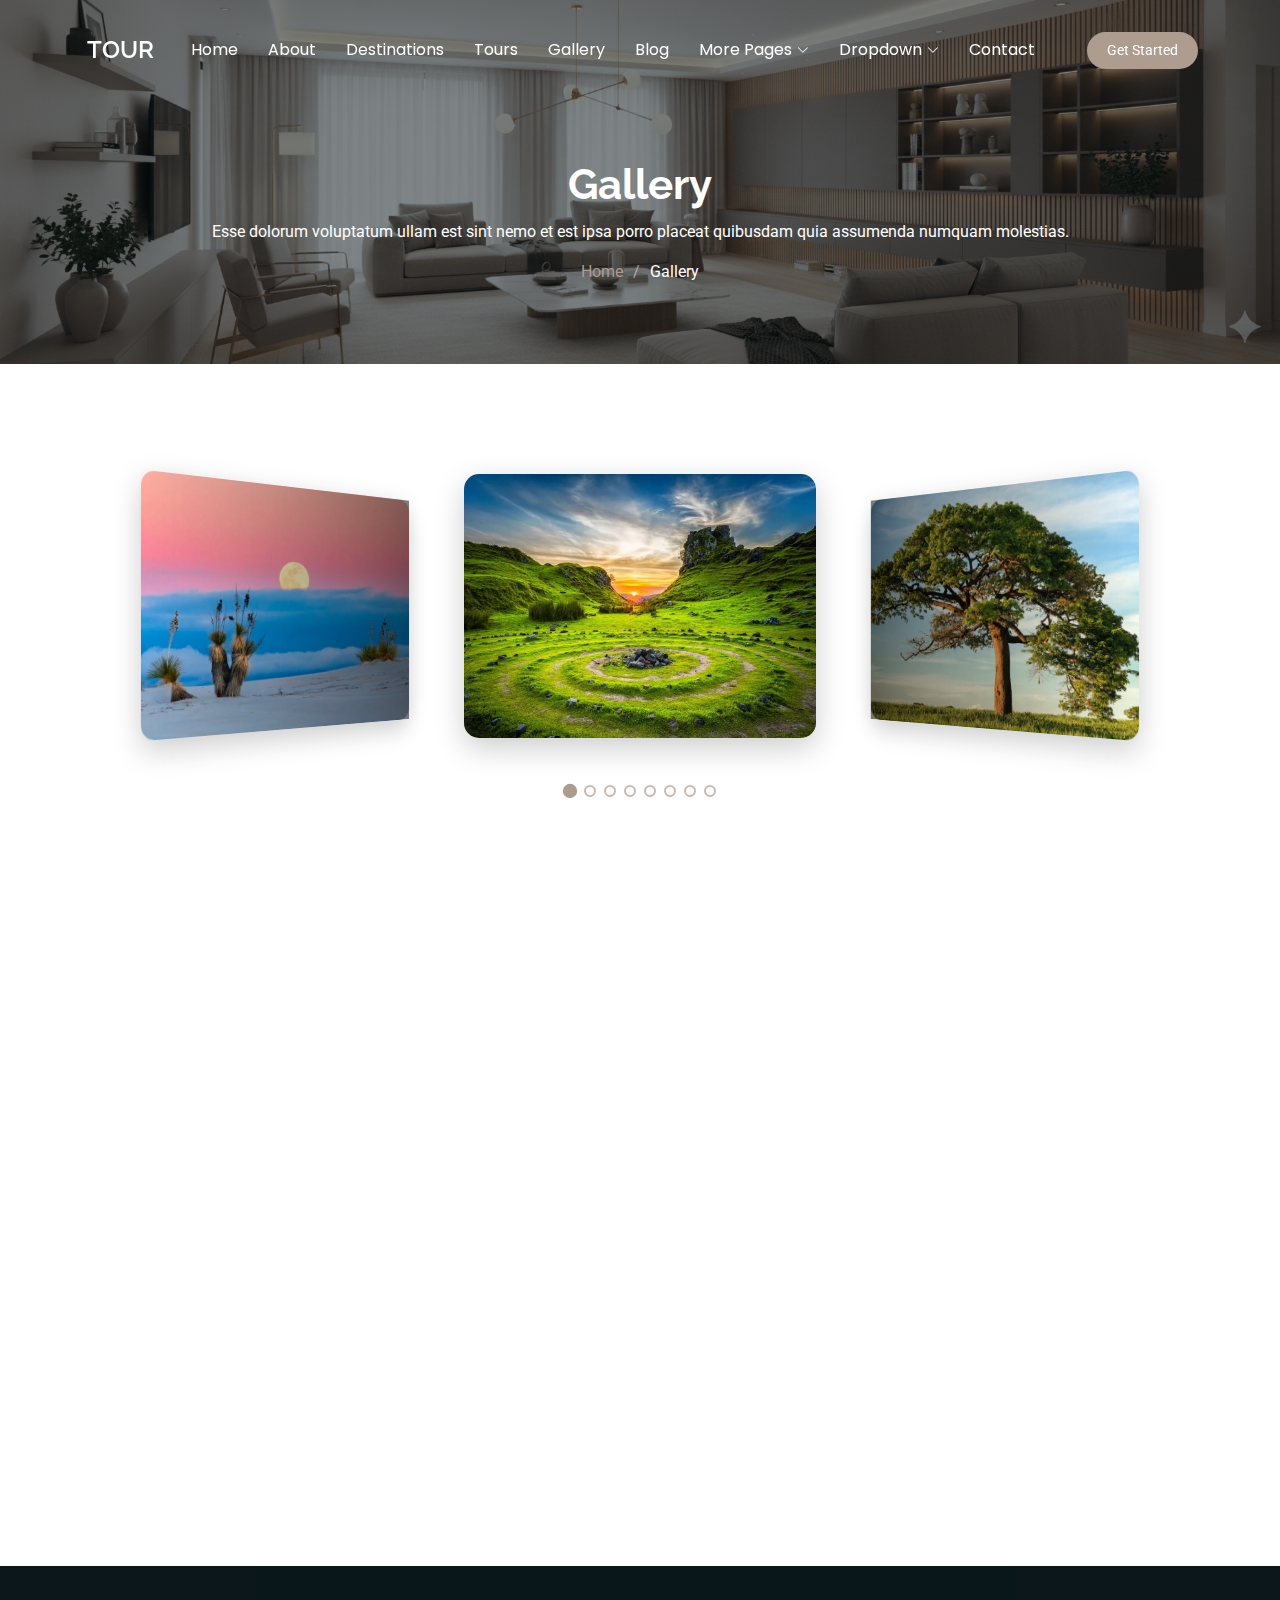
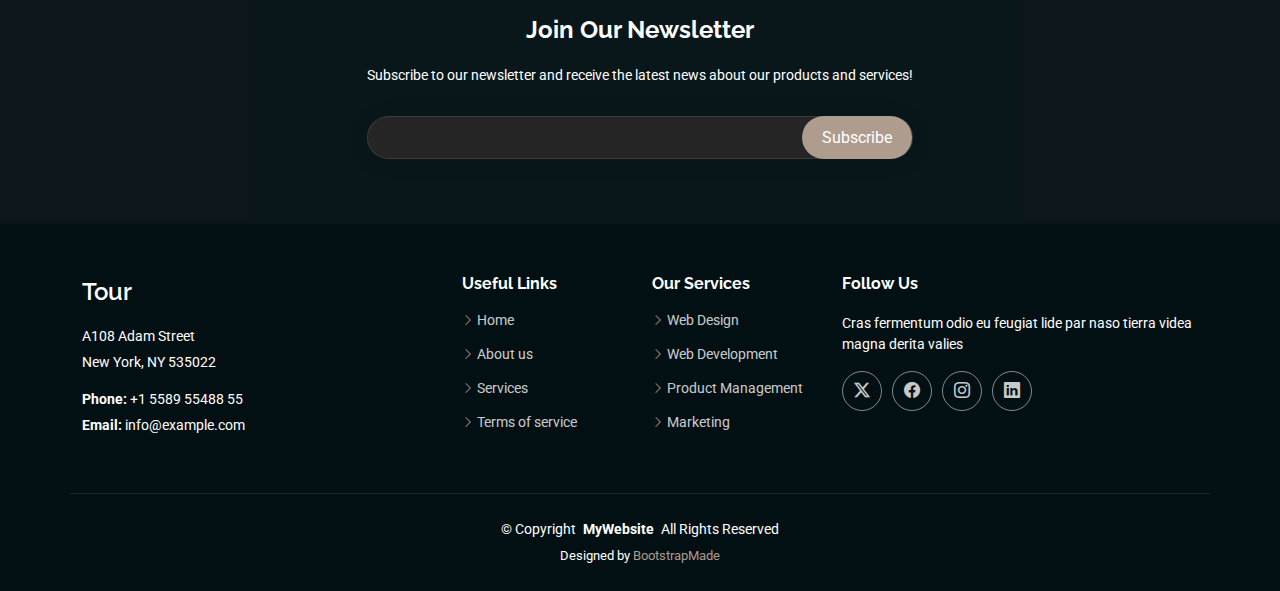
<file: gallery.html>
<!DOCTYPE html>
<html lang="en">

<head>
  <meta charset="utf-8">
  <meta content="width=device-width, initial-scale=1.0" name="viewport">
  <title>Gallery - Tour Bootstrap Template</title>
  <meta name="description" content="">
  <meta name="keywords" content="">

  <!-- Favicons -->
  <link href="assets/img/favicon.png" rel="icon">
  <link href="assets/img/apple-touch-icon.png" rel="apple-touch-icon">

  <!-- Fonts -->
  <link href="https://fonts.googleapis.com" rel="preconnect">
  <link href="https://fonts.gstatic.com" rel="preconnect" crossorigin>
  <link href="https://fonts.googleapis.com/css2?family=Roboto:ital,wght@0,100;0,300;0,400;0,500;0,700;0,900;1,100;1,300;1,400;1,500;1,700;1,900&family=Poppins:ital,wght@0,100;0,200;0,300;0,400;0,500;0,600;0,700;0,800;0,900;1,100;1,200;1,300;1,400;1,500;1,600;1,700;1,800;1,900&family=Raleway:ital,wght@0,100;0,200;0,300;0,400;0,500;0,600;0,700;0,800;0,900;1,100;1,200;1,300;1,400;1,500;1,600;1,700;1,800;1,900&display=swap" rel="stylesheet">

  <!-- Vendor CSS Files -->
  <link href="assets/vendor/bootstrap/css/bootstrap.min.css" rel="stylesheet">
  <link href="assets/vendor/bootstrap-icons/bootstrap-icons.css" rel="stylesheet">
  <link href="assets/vendor/aos/aos.css" rel="stylesheet">
  <link href="assets/vendor/swiper/swiper-bundle.min.css" rel="stylesheet">
  <link href="assets/vendor/glightbox/css/glightbox.min.css" rel="stylesheet">

  <!-- Main CSS File -->
  <link href="assets/css/main.css" rel="stylesheet">
</head>

<body class="gallery-page">

  <header id="header" class="header d-flex align-items-center fixed-top">
    <div class="header-container container-fluid container-xl position-relative d-flex align-items-center justify-content-between">

      <a href="index.html" class="logo d-flex align-items-center me-auto me-xl-0">
        <!-- Uncomment the line below if you also wish to use an image logo -->
        <!-- <img src="assets/img/logo.webp" alt=""> -->
        <h1 class="sitename">Tour</h1>
      </a>

      <nav id="navmenu" class="navmenu">
        <ul>
          <li><a href="index.html">Home</a></li>
          <li><a href="about.html">About</a></li>
          <li><a href="destinations.html">Destinations</a></li>
          <li><a href="tours.html">Tours</a></li>
          <li><a href="gallery.html" class="active">Gallery</a></li>
          <li><a href="blog.html">Blog</a></li>
          <li class="dropdown"><a href="#"><span>More Pages</span> <i class="bi bi-chevron-down toggle-dropdown"></i></a>
            <ul>
              <li><a href="destination-details.html">Destination Details</a></li>
              <li><a href="tour-details.html">Tour Details</a></li>
              <li><a href="booking.html">Booking</a></li>
              <li><a href="testimonials">Testimonials</a></li>
              <li><a href="faq.html">Frequently Asked Questions</a></li>
              <li><a href="blog-details.html">Blog Details</a></li>
              <li><a href="terms.html">Terms</a></li>
              <li><a href="privacy.html">Privacy</a></li>
              <li><a href="404.html">404</a></li>
            </ul>
          </li>
          <li class="dropdown"><a href="#"><span>Dropdown</span> <i class="bi bi-chevron-down toggle-dropdown"></i></a>
            <ul>
              <li><a href="#">Dropdown 1</a></li>
              <li class="dropdown"><a href="#"><span>Deep Dropdown</span> <i class="bi bi-chevron-down toggle-dropdown"></i></a>
                <ul>
                  <li><a href="#">Deep Dropdown 1</a></li>
                  <li><a href="#">Deep Dropdown 2</a></li>
                  <li><a href="#">Deep Dropdown 3</a></li>
                  <li><a href="#">Deep Dropdown 4</a></li>
                  <li><a href="#">Deep Dropdown 5</a></li>
                </ul>
              </li>
              <li><a href="#">Dropdown 2</a></li>
              <li><a href="#">Dropdown 3</a></li>
              <li><a href="#">Dropdown 4</a></li>
            </ul>
          </li>
          <li><a href="contact.html">Contact</a></li>
        </ul>
        <i class="mobile-nav-toggle d-xl-none bi bi-list"></i>
      </nav>

      <a class="btn-getstarted" href="destiantios.html">Get Started</a>

    </div>
  </header>

  <main class="main">

    <!-- Page Title -->
    <div class="page-title dark-background" data-aos="fade" style="background-image: url(assets/img/biagio_img/0.png);">
      <div class="container position-relative">
        <h1>Gallery</h1>
        <p>Esse dolorum voluptatum ullam est sint nemo et est ipsa porro placeat quibusdam quia assumenda numquam molestias.</p>
        <nav class="breadcrumbs">
          <ol>
            <li><a href="index.html">Home</a></li>
            <li class="current">Gallery</li>
          </ol>
        </nav>
      </div>
    </div><!-- End Page Title -->

    <!-- Gallery Slider Section -->
    <section id="gallery-slider" class="gallery-slider section">

      <div class="container" data-aos="fade-up" data-aos-delay="100">

        <div class="gallery-container">
          <div class="swiper init-swiper">
            <script type="application/json" class="swiper-config">
              {
                "loop": true,
                "speed": 800,
                "autoplay": {
                  "delay": 4000
                },
                "effect": "coverflow",
                "grabCursor": true,
                "centeredSlides": true,
                "slidesPerView": "auto",
                "coverflowEffect": {
                  "rotate": 50,
                  "stretch": 0,
                  "depth": 100,
                  "modifier": 1,
                  "slideShadows": true
                },
                "pagination": {
                  "el": ".swiper-pagination",
                  "type": "bullets",
                  "clickable": true
                },
                "navigation": {
                  "nextEl": ".swiper-button-next",
                  "prevEl": ".swiper-button-prev"
                },
                "breakpoints": {
                  "320": {
                    "slidesPerView": 1,
                    "spaceBetween": 10
                  },
                  "768": {
                    "slidesPerView": 2,
                    "spaceBetween": 20
                  },
                  "1024": {
                    "slidesPerView": 3,
                    "spaceBetween": 30
                  }
                }
              }
            </script>
            <div class="swiper-wrapper">
              <div class="swiper-slide">
                <div class="gallery-item">
                  <div class="gallery-img">
                    <a class="glightbox" data-gallery="images-gallery" href="assets/img/gallery/gallery-3.webp">
                      <img src="assets/img/gallery/gallery-3.webp" class="img-fluid" alt="">
                      <div class="gallery-overlay">
                        <i class="bi bi-plus-circle"></i>
                      </div>
                    </a>
                  </div>
                </div>
              </div>
              <div class="swiper-slide">
                <div class="gallery-item">
                  <div class="gallery-img">
                    <a class="glightbox" data-gallery="images-gallery" href="assets/img/gallery/gallery-1.webp">
                      <img src="assets/img/gallery/gallery-1.webp" class="img-fluid" alt="">
                      <div class="gallery-overlay">
                        <i class="bi bi-plus-circle"></i>
                      </div>
                    </a>
                  </div>
                </div>
              </div>
              <div class="swiper-slide">
                <div class="gallery-item">
                  <div class="gallery-img">
                    <a class="glightbox" data-gallery="images-gallery" href="assets/img/gallery/gallery-5.webp">
                      <img src="assets/img/gallery/gallery-5.webp" class="img-fluid" alt="">
                      <div class="gallery-overlay">
                        <i class="bi bi-plus-circle"></i>
                      </div>
                    </a>
                  </div>
                </div>
              </div>
              <div class="swiper-slide">
                <div class="gallery-item">
                  <div class="gallery-img">
                    <a class="glightbox" data-gallery="images-gallery" href="assets/img/gallery/gallery-7.webp">
                      <img src="assets/img/gallery/gallery-7.webp" class="img-fluid" alt="">
                      <div class="gallery-overlay">
                        <i class="bi bi-plus-circle"></i>
                      </div>
                    </a>
                  </div>
                </div>
              </div>
              <div class="swiper-slide">
                <div class="gallery-item">
                  <div class="gallery-img">
                    <a class="glightbox" data-gallery="images-gallery" href="assets/img/gallery/gallery-2.webp">
                      <img src="assets/img/gallery/gallery-2.webp" class="img-fluid" alt="">
                      <div class="gallery-overlay">
                        <i class="bi bi-plus-circle"></i>
                      </div>
                    </a>
                  </div>
                </div>
              </div>
              <div class="swiper-slide">
                <div class="gallery-item">
                  <div class="gallery-img">
                    <a class="glightbox" data-gallery="images-gallery" href="assets/img/gallery/gallery-4.webp">
                      <img src="assets/img/gallery/gallery-4.webp" class="img-fluid" alt="">
                      <div class="gallery-overlay">
                        <i class="bi bi-plus-circle"></i>
                      </div>
                    </a>
                  </div>
                </div>
              </div>
              <div class="swiper-slide">
                <div class="gallery-item">
                  <div class="gallery-img">
                    <a class="glightbox" data-gallery="images-gallery" href="assets/img/gallery/gallery-6.webp">
                      <img src="assets/img/gallery/gallery-6.webp" class="img-fluid" alt="">
                      <div class="gallery-overlay">
                        <i class="bi bi-plus-circle"></i>
                      </div>
                    </a>
                  </div>
                </div>
              </div>
              <div class="swiper-slide">
                <div class="gallery-item">
                  <div class="gallery-img">
                    <a class="glightbox" data-gallery="images-gallery" href="assets/img/gallery/gallery-8.webp">
                      <img src="assets/img/gallery/gallery-8.webp" class="img-fluid" alt="">
                      <div class="gallery-overlay">
                        <i class="bi bi-plus-circle"></i>
                      </div>
                    </a>
                  </div>
                </div>
              </div>
            </div>
            <div class="swiper-pagination"></div>
            <div class="swiper-button-next"></div>
            <div class="swiper-button-prev"></div>
          </div>
        </div>

      </div>

    </section><!-- /Gallery Slider Section -->

    <!-- Gallery Section -->
    <section id="gallery" class="gallery section">

      <div class="container" data-aos="fade-up" data-aos-delay="100">

        <div class="isotope-layout" data-default-filter="*" data-layout="masonry" data-sort="original-order">
          <ul class="gallery-filters isotope-filters" data-aos="fade-up" data-aos-delay="200">
            <li data-filter="*" class="filter-active">All</li>
            <li data-filter=".filter-nature">Nature</li>
            <li data-filter=".filter-architecture">Architecture</li>
            <li data-filter=".filter-people">People</li>
          </ul>

          <div class="row gallery-grid isotope-container" data-aos="fade-up" data-aos-delay="300">

            <div class="col-xl-3 col-md-4 col-sm-6 gallery-item isotope-item filter-nature">
              <div class="gallery-card">
                <div class="gallery-image">
                  <img src="assets/img/gallery/gallery-1.webp" class="img-fluid" alt="">
                </div>
                <div class="gallery-overlay">
                  <h4>Natural Beauty</h4>
                  <p>Lorem ipsum dolor sit amet consectetur adipisicing elit.</p>
                  <div class="gallery-actions">
                    <a href="assets/img/gallery/gallery-1.webp" title="View Image" class="glightbox"><i class="bi bi-eye"></i></a>
                    <a href="gallery-details.html"><i class="bi bi-info-circle"></i></a>
                  </div>
                </div>
              </div>
            </div><!-- End Gallery Item -->

            <div class="col-xl-3 col-md-4 col-sm-6 gallery-item isotope-item filter-architecture">
              <div class="gallery-card">
                <div class="gallery-image">
                  <img src="assets/img/gallery/gallery-2.webp" class="img-fluid" alt="">
                </div>
                <div class="gallery-overlay">
                  <h4>Urban Landscape</h4>
                  <p>Lorem ipsum dolor sit amet consectetur adipisicing elit.</p>
                  <div class="gallery-actions">
                    <a href="assets/img/gallery/gallery-2.webp" title="View Image" class="glightbox"><i class="bi bi-eye"></i></a>
                    <a href="gallery-details.html"><i class="bi bi-info-circle"></i></a>
                  </div>
                </div>
              </div>
            </div><!-- End Gallery Item -->

            <div class="col-xl-3 col-md-4 col-sm-6 gallery-item isotope-item filter-people">
              <div class="gallery-card">
                <div class="gallery-image">
                  <img src="assets/img/gallery/gallery-3.webp" class="img-fluid" alt="">
                </div>
                <div class="gallery-overlay">
                  <h4>Candid Moments</h4>
                  <p>Lorem ipsum dolor sit amet consectetur adipisicing elit.</p>
                  <div class="gallery-actions">
                    <a href="assets/img/gallery/gallery-3.webp" title="View Image" class="glightbox"><i class="bi bi-eye"></i></a>
                    <a href="gallery-details.html"><i class="bi bi-info-circle"></i></a>
                  </div>
                </div>
              </div>
            </div><!-- End Gallery Item -->

            <div class="col-xl-3 col-md-4 col-sm-6 gallery-item isotope-item filter-nature">
              <div class="gallery-card">
                <div class="gallery-image">
                  <img src="assets/img/gallery/gallery-4.webp" class="img-fluid" alt="">
                </div>
                <div class="gallery-overlay">
                  <h4>Wilderness</h4>
                  <p>Lorem ipsum dolor sit amet consectetur adipisicing elit.</p>
                  <div class="gallery-actions">
                    <a href="assets/img/gallery/gallery-4.webp" title="View Image" class="glightbox"><i class="bi bi-eye"></i></a>
                    <a href="gallery-details.html"><i class="bi bi-info-circle"></i></a>
                  </div>
                </div>
              </div>
            </div><!-- End Gallery Item -->

            <div class="col-xl-3 col-md-4 col-sm-6 gallery-item isotope-item filter-architecture">
              <div class="gallery-card">
                <div class="gallery-image">
                  <img src="assets/img/gallery/gallery-5.webp" class="img-fluid" alt="">
                </div>
                <div class="gallery-overlay">
                  <h4>Modern Design</h4>
                  <p>Lorem ipsum dolor sit amet consectetur adipisicing elit.</p>
                  <div class="gallery-actions">
                    <a href="assets/img/gallery/gallery-5.webp" title="View Image" class="glightbox"><i class="bi bi-eye"></i></a>
                    <a href="gallery-details.html"><i class="bi bi-info-circle"></i></a>
                  </div>
                </div>
              </div>
            </div><!-- End Gallery Item -->

            <div class="col-xl-3 col-md-4 col-sm-6 gallery-item isotope-item filter-people">
              <div class="gallery-card">
                <div class="gallery-image">
                  <img src="assets/img/gallery/gallery-6.webp" class="img-fluid" alt="">
                </div>
                <div class="gallery-overlay">
                  <h4>Portrait Studies</h4>
                  <p>Lorem ipsum dolor sit amet consectetur adipisicing elit.</p>
                  <div class="gallery-actions">
                    <a href="assets/img/gallery/gallery-6.webp" title="View Image" class="glightbox"><i class="bi bi-eye"></i></a>
                    <a href="gallery-details.html"><i class="bi bi-info-circle"></i></a>
                  </div>
                </div>
              </div>
            </div><!-- End Gallery Item -->

            <div class="col-xl-3 col-md-4 col-sm-6 gallery-item isotope-item filter-nature">
              <div class="gallery-card">
                <div class="gallery-image">
                  <img src="assets/img/gallery/gallery-7.webp" class="img-fluid" alt="">
                </div>
                <div class="gallery-overlay">
                  <h4>Serene Waters</h4>
                  <p>Lorem ipsum dolor sit amet consectetur adipisicing elit.</p>
                  <div class="gallery-actions">
                    <a href="assets/img/gallery/gallery-7.webp" title="View Image" class="glightbox"><i class="bi bi-eye"></i></a>
                    <a href="gallery-details.html"><i class="bi bi-info-circle"></i></a>
                  </div>
                </div>
              </div>
            </div><!-- End Gallery Item -->

            <div class="col-xl-3 col-md-4 col-sm-6 gallery-item isotope-item filter-architecture">
              <div class="gallery-card">
                <div class="gallery-image">
                  <img src="assets/img/gallery/gallery-8.webp" class="img-fluid" alt="">
                </div>
                <div class="gallery-overlay">
                  <h4>Historical Places</h4>
                  <p>Lorem ipsum dolor sit amet consectetur adipisicing elit.</p>
                  <div class="gallery-actions">
                    <a href="assets/img/gallery/gallery-8.webp" title="View Image" class="glightbox"><i class="bi bi-eye"></i></a>
                    <a href="gallery-details.html"><i class="bi bi-info-circle"></i></a>
                  </div>
                </div>
              </div>
            </div><!-- End Gallery Item -->

          </div>
        </div>

      </div>

    </section><!-- /Gallery Section -->

  </main>

  <footer id="footer" class="footer position-relative dark-background">

    <div class="footer-newsletter">
      <div class="container">
        <div class="row justify-content-center text-center">
          <div class="col-lg-6">
            <h4>Join Our Newsletter</h4>
            <p>Subscribe to our newsletter and receive the latest news about our products and services!</p>
            <form action="forms/newsletter.php" method="post" class="php-email-form">
              <div class="newsletter-form"><input type="email" name="email"><input type="submit" value="Subscribe"></div>
              <div class="loading">Loading</div>
              <div class="error-message"></div>
              <div class="sent-message">Your subscription request has been sent. Thank you!</div>
            </form>
          </div>
        </div>
      </div>
    </div>

    <div class="container footer-top">
      <div class="row gy-4">
        <div class="col-lg-4 col-md-6 footer-about">
          <a href="index.html" class="d-flex align-items-center">
            <span class="sitename">Tour</span>
          </a>
          <div class="footer-contact pt-3">
            <p>A108 Adam Street</p>
            <p>New York, NY 535022</p>
            <p class="mt-3"><strong>Phone:</strong> <span>+1 5589 55488 55</span></p>
            <p><strong>Email:</strong> <span>info@example.com</span></p>
          </div>
        </div>

        <div class="col-lg-2 col-md-3 footer-links">
          <h4>Useful Links</h4>
          <ul>
            <li><i class="bi bi-chevron-right"></i> <a href="#">Home</a></li>
            <li><i class="bi bi-chevron-right"></i> <a href="#">About us</a></li>
            <li><i class="bi bi-chevron-right"></i> <a href="#">Services</a></li>
            <li><i class="bi bi-chevron-right"></i> <a href="#">Terms of service</a></li>
          </ul>
        </div>

        <div class="col-lg-2 col-md-3 footer-links">
          <h4>Our Services</h4>
          <ul>
            <li><i class="bi bi-chevron-right"></i> <a href="#">Web Design</a></li>
            <li><i class="bi bi-chevron-right"></i> <a href="#">Web Development</a></li>
            <li><i class="bi bi-chevron-right"></i> <a href="#">Product Management</a></li>
            <li><i class="bi bi-chevron-right"></i> <a href="#">Marketing</a></li>
          </ul>
        </div>

        <div class="col-lg-4 col-md-12">
          <h4>Follow Us</h4>
          <p>Cras fermentum odio eu feugiat lide par naso tierra videa magna derita valies</p>
          <div class="social-links d-flex">
            <a href=""><i class="bi bi-twitter-x"></i></a>
            <a href=""><i class="bi bi-facebook"></i></a>
            <a href=""><i class="bi bi-instagram"></i></a>
            <a href=""><i class="bi bi-linkedin"></i></a>
          </div>
        </div>

      </div>
    </div>

    <div class="container copyright text-center mt-4">
      <p>© <span>Copyright</span> <strong class="px-1 sitename">MyWebsite</strong> <span>All Rights Reserved</span></p>
      <div class="credits">
        <!-- All the links in the footer should remain intact. -->
        <!-- You can delete the links only if you've purchased the pro version. -->
        <!-- Licensing information: https://bootstrapmade.com/license/ -->
        <!-- Purchase the pro version with working PHP/AJAX contact form: [buy-url] -->
        Designed by <a href="https://bootstrapmade.com/">BootstrapMade</a>
      </div>
    </div>

  </footer>

  <!-- Scroll Top -->
  <a href="#" id="scroll-top" class="scroll-top d-flex align-items-center justify-content-center"><i class="bi bi-arrow-up-short"></i></a>

  <!-- Preloader -->
  <div id="preloader"></div>

  <!-- Vendor JS Files -->
  <script src="assets/vendor/bootstrap/js/bootstrap.bundle.min.js"></script>
  <script src="assets/vendor/php-email-form/validate.js"></script>
  <script src="assets/vendor/aos/aos.js"></script>
  <script src="assets/vendor/purecounter/purecounter_vanilla.js"></script>
  <script src="assets/vendor/swiper/swiper-bundle.min.js"></script>
  <script src="assets/vendor/isotope-layout/isotope.pkgd.min.js"></script>
  <script src="assets/vendor/imagesloaded/imagesloaded.pkgd.min.js"></script>
  <script src="assets/vendor/glightbox/js/glightbox.min.js"></script>

  <!-- Main JS File -->
  <script src="assets/js/main.js"></script>

</body>

</html>
</file>
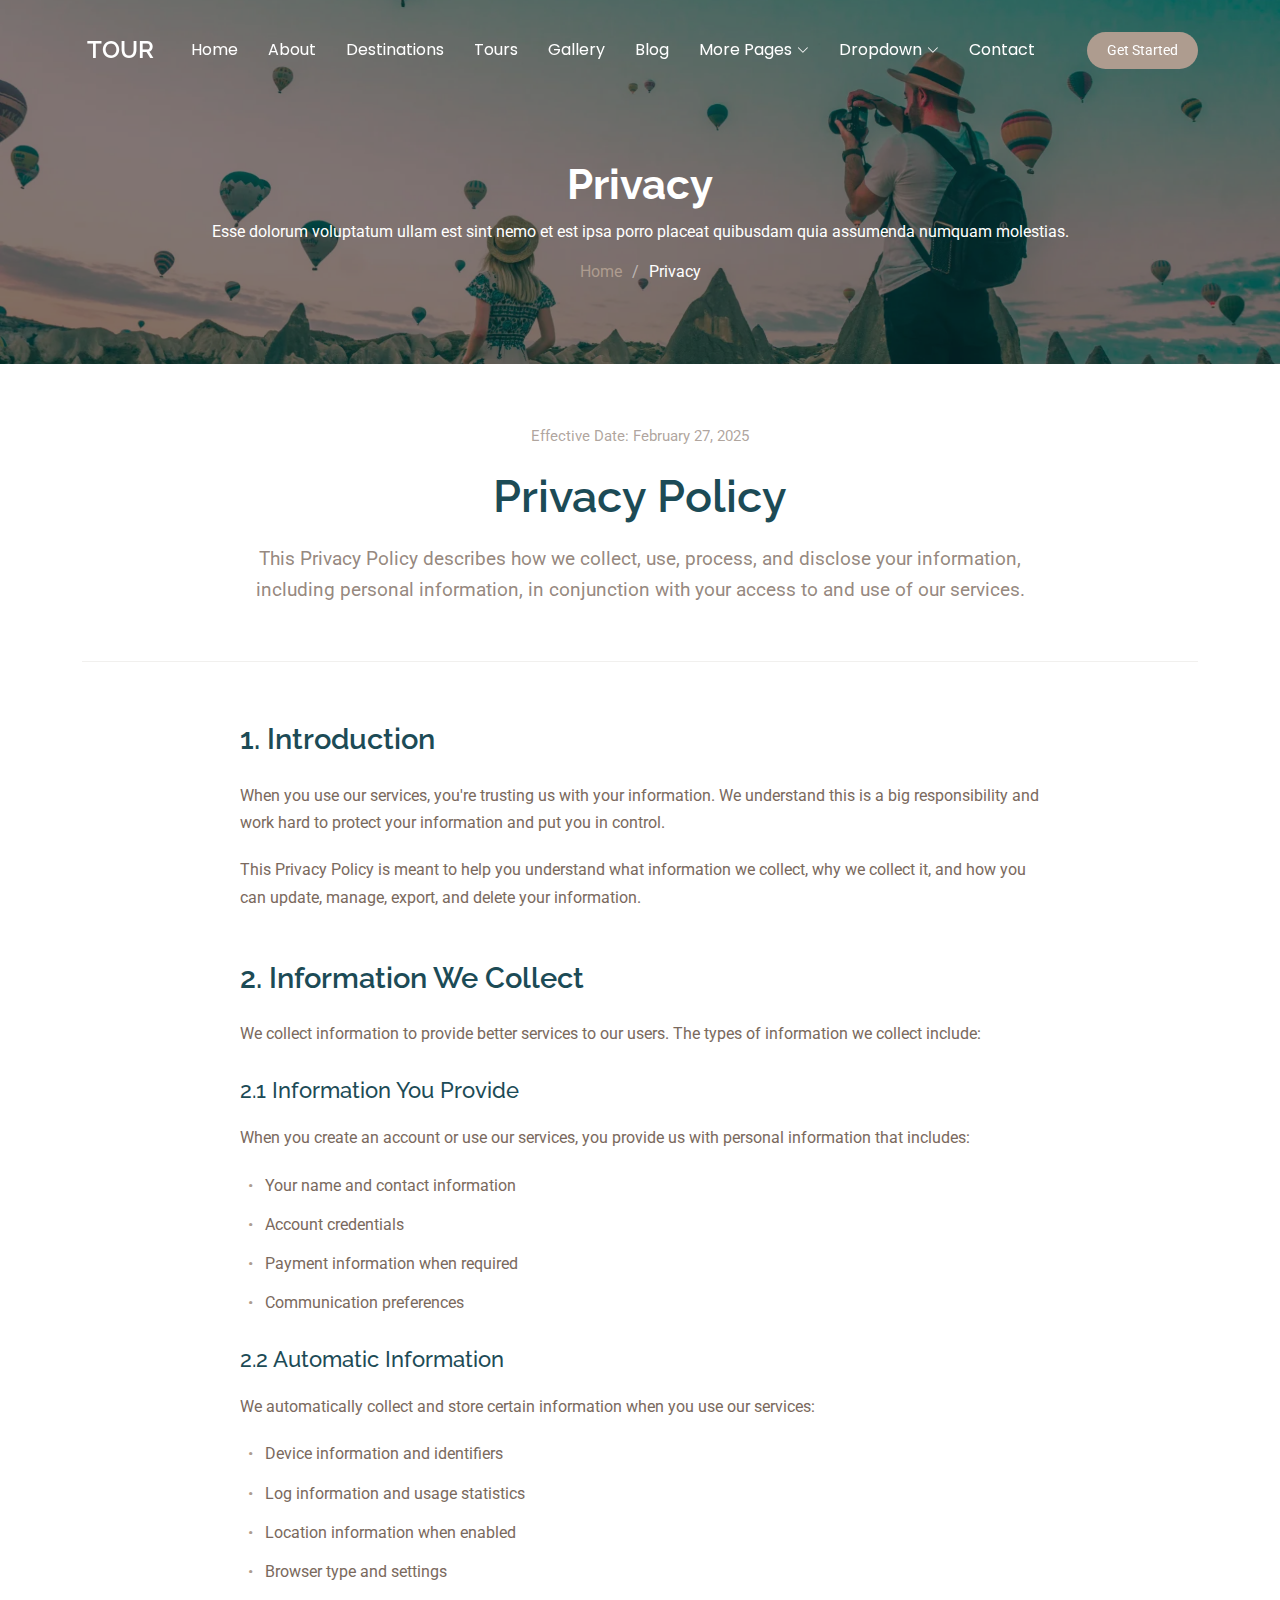
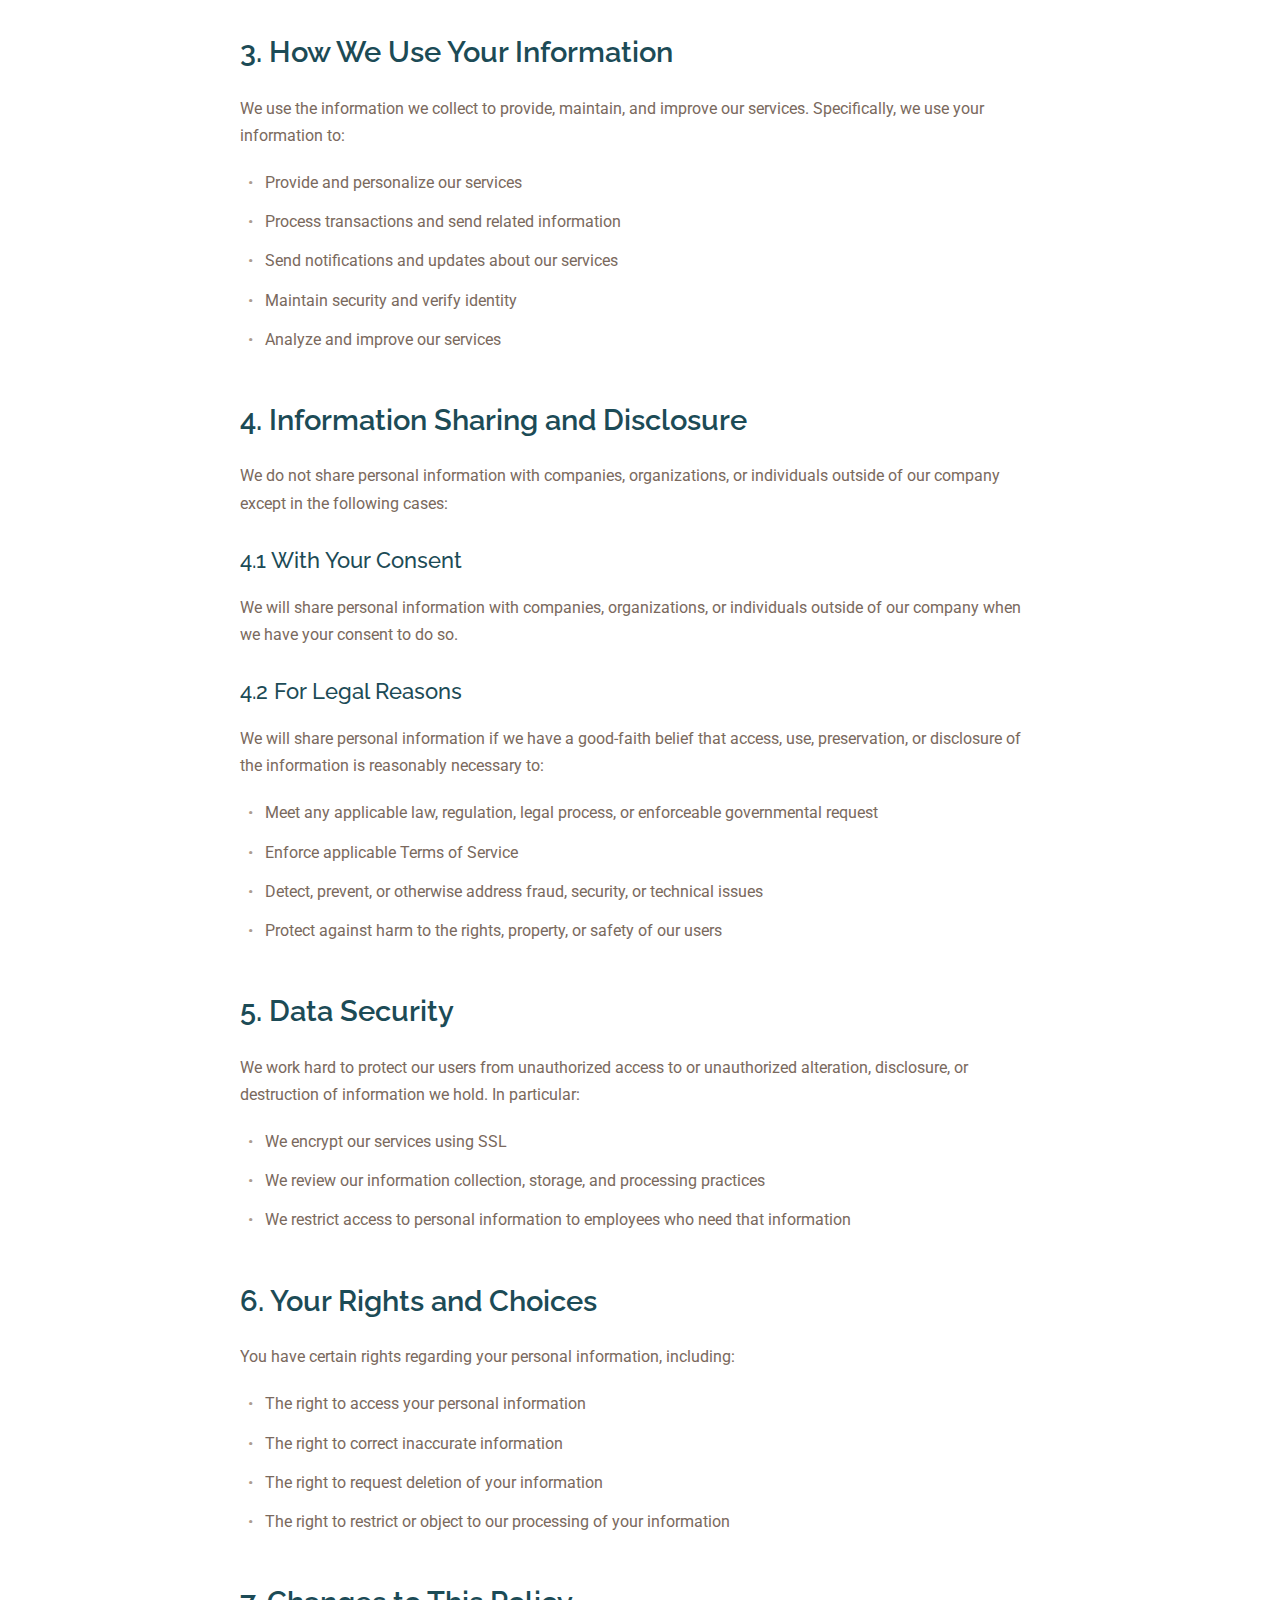
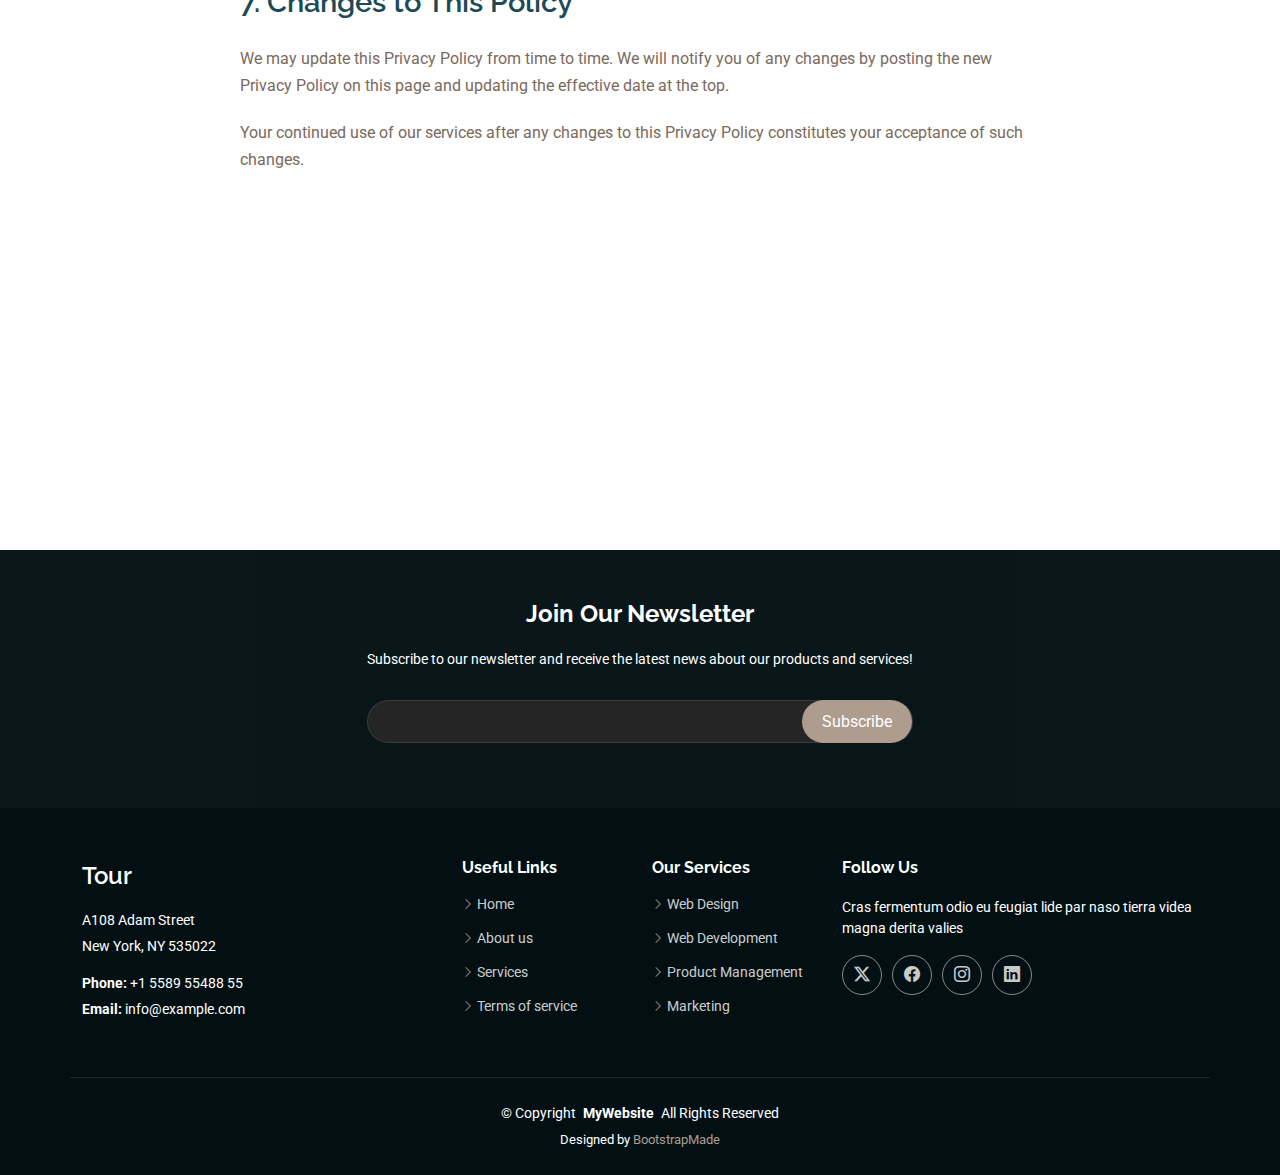
<file: privacy.html>
<!DOCTYPE html>
<html lang="en">

<head>
  <meta charset="utf-8">
  <meta content="width=device-width, initial-scale=1.0" name="viewport">
  <title>Privacy - Tour Bootstrap Template</title>
  <meta name="description" content="">
  <meta name="keywords" content="">

  <!-- Favicons -->
  <link href="assets/img/favicon.png" rel="icon">
  <link href="assets/img/apple-touch-icon.png" rel="apple-touch-icon">

  <!-- Fonts -->
  <link href="https://fonts.googleapis.com" rel="preconnect">
  <link href="https://fonts.gstatic.com" rel="preconnect" crossorigin>
  <link href="https://fonts.googleapis.com/css2?family=Roboto:ital,wght@0,100;0,300;0,400;0,500;0,700;0,900;1,100;1,300;1,400;1,500;1,700;1,900&family=Poppins:ital,wght@0,100;0,200;0,300;0,400;0,500;0,600;0,700;0,800;0,900;1,100;1,200;1,300;1,400;1,500;1,600;1,700;1,800;1,900&family=Raleway:ital,wght@0,100;0,200;0,300;0,400;0,500;0,600;0,700;0,800;0,900;1,100;1,200;1,300;1,400;1,500;1,600;1,700;1,800;1,900&display=swap" rel="stylesheet">

  <!-- Vendor CSS Files -->
  <link href="assets/vendor/bootstrap/css/bootstrap.min.css" rel="stylesheet">
  <link href="assets/vendor/bootstrap-icons/bootstrap-icons.css" rel="stylesheet">
  <link href="assets/vendor/aos/aos.css" rel="stylesheet">
  <link href="assets/vendor/swiper/swiper-bundle.min.css" rel="stylesheet">
  <link href="assets/vendor/glightbox/css/glightbox.min.css" rel="stylesheet">

  <!-- Main CSS File -->
  <link href="assets/css/main.css" rel="stylesheet">

  <!-- =======================================================
  * Template Name: Tour
  * Template URL: https://bootstrapmade.com/tour-bootstrap-travel-website-template/
  * Updated: Jul 01 2025 with Bootstrap v5.3.7
  * Author: BootstrapMade.com
  * License: https://bootstrapmade.com/license/
  ======================================================== -->
</head>

<body class="privacy-page">

  <header id="header" class="header d-flex align-items-center fixed-top">
    <div class="header-container container-fluid container-xl position-relative d-flex align-items-center justify-content-between">

      <a href="index.html" class="logo d-flex align-items-center me-auto me-xl-0">
        <!-- Uncomment the line below if you also wish to use an image logo -->
        <!-- <img src="assets/img/logo.webp" alt=""> -->
        <h1 class="sitename">Tour</h1>
      </a>

      <nav id="navmenu" class="navmenu">
        <ul>
          <li><a href="index.html">Home</a></li>
          <li><a href="about.html">About</a></li>
          <li><a href="destinations.html">Destinations</a></li>
          <li><a href="tours.html">Tours</a></li>
          <li><a href="gallery.html">Gallery</a></li>
          <li><a href="blog.html">Blog</a></li>
          <li class="dropdown"><a href="#"><span>More Pages</span> <i class="bi bi-chevron-down toggle-dropdown"></i></a>
            <ul>
              <li><a href="destination-details.html">Destination Details</a></li>
              <li><a href="tour-details.html">Tour Details</a></li>
              <li><a href="booking.html">Booking</a></li>
              <li><a href="testimonials">Testimonials</a></li>
              <li><a href="faq.html">Frequently Asked Questions</a></li>
              <li><a href="blog-details.html">Blog Details</a></li>
              <li><a href="terms.html">Terms</a></li>
              <li><a href="privacy.html" class="active">Privacy</a></li>
              <li><a href="404.html">404</a></li>
            </ul>
          </li>
          <li class="dropdown"><a href="#"><span>Dropdown</span> <i class="bi bi-chevron-down toggle-dropdown"></i></a>
            <ul>
              <li><a href="#">Dropdown 1</a></li>
              <li class="dropdown"><a href="#"><span>Deep Dropdown</span> <i class="bi bi-chevron-down toggle-dropdown"></i></a>
                <ul>
                  <li><a href="#">Deep Dropdown 1</a></li>
                  <li><a href="#">Deep Dropdown 2</a></li>
                  <li><a href="#">Deep Dropdown 3</a></li>
                  <li><a href="#">Deep Dropdown 4</a></li>
                  <li><a href="#">Deep Dropdown 5</a></li>
                </ul>
              </li>
              <li><a href="#">Dropdown 2</a></li>
              <li><a href="#">Dropdown 3</a></li>
              <li><a href="#">Dropdown 4</a></li>
            </ul>
          </li>
          <li><a href="contact.html">Contact</a></li>
        </ul>
        <i class="mobile-nav-toggle d-xl-none bi bi-list"></i>
      </nav>

      <a class="btn-getstarted" href="destiantios.html">Get Started</a>

    </div>
  </header>

  <main class="main">

    <!-- Page Title -->
    <div class="page-title dark-background" data-aos="fade" style="background-image: url(assets/img/travel/showcase-8.webp);">
      <div class="container position-relative">
        <h1>Privacy</h1>
        <p>Esse dolorum voluptatum ullam est sint nemo et est ipsa porro placeat quibusdam quia assumenda numquam molestias.</p>
        <nav class="breadcrumbs">
          <ol>
            <li><a href="index.html">Home</a></li>
            <li class="current">Privacy</li>
          </ol>
        </nav>
      </div>
    </div><!-- End Page Title -->

    <!-- Privacy Section -->
    <section id="privacy" class="privacy section">

      <div class="container" data-aos="fade-up">
        <!-- Header -->
        <div class="privacy-header" data-aos="fade-up">
          <div class="header-content">
            <div class="last-updated">Effective Date: February 27, 2025</div>
            <h1>Privacy Policy</h1>
            <p class="intro-text">This Privacy Policy describes how we collect, use, process, and disclose your information, including personal information, in conjunction with your access to and use of our services.</p>
          </div>
        </div>

        <!-- Main Content -->
        <div class="privacy-content" data-aos="fade-up">
          <!-- Introduction -->
          <div class="content-section">
            <h2>1. Introduction</h2>
            <p>When you use our services, you're trusting us with your information. We understand this is a big responsibility and work hard to protect your information and put you in control.</p>
            <p>This Privacy Policy is meant to help you understand what information we collect, why we collect it, and how you can update, manage, export, and delete your information.</p>
          </div>

          <!-- Information Collection -->
          <div class="content-section">
            <h2>2. Information We Collect</h2>
            <p>We collect information to provide better services to our users. The types of information we collect include:</p>

            <h3>2.1 Information You Provide</h3>
            <p>When you create an account or use our services, you provide us with personal information that includes:</p>
            <ul>
              <li>Your name and contact information</li>
              <li>Account credentials</li>
              <li>Payment information when required</li>
              <li>Communication preferences</li>
            </ul>

            <h3>2.2 Automatic Information</h3>
            <p>We automatically collect and store certain information when you use our services:</p>
            <ul>
              <li>Device information and identifiers</li>
              <li>Log information and usage statistics</li>
              <li>Location information when enabled</li>
              <li>Browser type and settings</li>
            </ul>
          </div>

          <!-- Use of Information -->
          <div class="content-section">
            <h2>3. How We Use Your Information</h2>
            <p>We use the information we collect to provide, maintain, and improve our services. Specifically, we use your information to:</p>
            <ul>
              <li>Provide and personalize our services</li>
              <li>Process transactions and send related information</li>
              <li>Send notifications and updates about our services</li>
              <li>Maintain security and verify identity</li>
              <li>Analyze and improve our services</li>
            </ul>
          </div>

          <!-- Information Sharing -->
          <div class="content-section">
            <h2>4. Information Sharing and Disclosure</h2>
            <p>We do not share personal information with companies, organizations, or individuals outside of our company except in the following cases:</p>

            <h3>4.1 With Your Consent</h3>
            <p>We will share personal information with companies, organizations, or individuals outside of our company when we have your consent to do so.</p>

            <h3>4.2 For Legal Reasons</h3>
            <p>We will share personal information if we have a good-faith belief that access, use, preservation, or disclosure of the information is reasonably necessary to:</p>
            <ul>
              <li>Meet any applicable law, regulation, legal process, or enforceable governmental request</li>
              <li>Enforce applicable Terms of Service</li>
              <li>Detect, prevent, or otherwise address fraud, security, or technical issues</li>
              <li>Protect against harm to the rights, property, or safety of our users</li>
            </ul>
          </div>

          <!-- Data Security -->
          <div class="content-section">
            <h2>5. Data Security</h2>
            <p>We work hard to protect our users from unauthorized access to or unauthorized alteration, disclosure, or destruction of information we hold. In particular:</p>
            <ul>
              <li>We encrypt our services using SSL</li>
              <li>We review our information collection, storage, and processing practices</li>
              <li>We restrict access to personal information to employees who need that information</li>
            </ul>
          </div>

          <!-- Your Rights -->
          <div class="content-section">
            <h2>6. Your Rights and Choices</h2>
            <p>You have certain rights regarding your personal information, including:</p>
            <ul>
              <li>The right to access your personal information</li>
              <li>The right to correct inaccurate information</li>
              <li>The right to request deletion of your information</li>
              <li>The right to restrict or object to our processing of your information</li>
            </ul>
          </div>

          <!-- Policy Updates -->
          <div class="content-section">
            <h2>7. Changes to This Policy</h2>
            <p>We may update this Privacy Policy from time to time. We will notify you of any changes by posting the new Privacy Policy on this page and updating the effective date at the top.</p>
            <p>Your continued use of our services after any changes to this Privacy Policy constitutes your acceptance of such changes.</p>
          </div>
        </div>

        <!-- Contact Section -->
        <div class="privacy-contact" data-aos="fade-up">
          <h2>Contact Us</h2>
          <p>If you have any questions about this Privacy Policy or our practices, please contact us:</p>
          <div class="contact-details">
            <p><strong>Email:</strong> privacy@example.com</p>
            <p><strong>Address:</strong> 123 Privacy Street, Security City, 12345</p>
          </div>
        </div>

      </div>

    </section><!-- /Privacy Section -->

  </main>

  <footer id="footer" class="footer position-relative dark-background">

    <div class="footer-newsletter">
      <div class="container">
        <div class="row justify-content-center text-center">
          <div class="col-lg-6">
            <h4>Join Our Newsletter</h4>
            <p>Subscribe to our newsletter and receive the latest news about our products and services!</p>
            <form action="forms/newsletter.php" method="post" class="php-email-form">
              <div class="newsletter-form"><input type="email" name="email"><input type="submit" value="Subscribe"></div>
              <div class="loading">Loading</div>
              <div class="error-message"></div>
              <div class="sent-message">Your subscription request has been sent. Thank you!</div>
            </form>
          </div>
        </div>
      </div>
    </div>

    <div class="container footer-top">
      <div class="row gy-4">
        <div class="col-lg-4 col-md-6 footer-about">
          <a href="index.html" class="d-flex align-items-center">
            <span class="sitename">Tour</span>
          </a>
          <div class="footer-contact pt-3">
            <p>A108 Adam Street</p>
            <p>New York, NY 535022</p>
            <p class="mt-3"><strong>Phone:</strong> <span>+1 5589 55488 55</span></p>
            <p><strong>Email:</strong> <span>info@example.com</span></p>
          </div>
        </div>

        <div class="col-lg-2 col-md-3 footer-links">
          <h4>Useful Links</h4>
          <ul>
            <li><i class="bi bi-chevron-right"></i> <a href="#">Home</a></li>
            <li><i class="bi bi-chevron-right"></i> <a href="#">About us</a></li>
            <li><i class="bi bi-chevron-right"></i> <a href="#">Services</a></li>
            <li><i class="bi bi-chevron-right"></i> <a href="#">Terms of service</a></li>
          </ul>
        </div>

        <div class="col-lg-2 col-md-3 footer-links">
          <h4>Our Services</h4>
          <ul>
            <li><i class="bi bi-chevron-right"></i> <a href="#">Web Design</a></li>
            <li><i class="bi bi-chevron-right"></i> <a href="#">Web Development</a></li>
            <li><i class="bi bi-chevron-right"></i> <a href="#">Product Management</a></li>
            <li><i class="bi bi-chevron-right"></i> <a href="#">Marketing</a></li>
          </ul>
        </div>

        <div class="col-lg-4 col-md-12">
          <h4>Follow Us</h4>
          <p>Cras fermentum odio eu feugiat lide par naso tierra videa magna derita valies</p>
          <div class="social-links d-flex">
            <a href=""><i class="bi bi-twitter-x"></i></a>
            <a href=""><i class="bi bi-facebook"></i></a>
            <a href=""><i class="bi bi-instagram"></i></a>
            <a href=""><i class="bi bi-linkedin"></i></a>
          </div>
        </div>

      </div>
    </div>

    <div class="container copyright text-center mt-4">
      <p>© <span>Copyright</span> <strong class="px-1 sitename">MyWebsite</strong> <span>All Rights Reserved</span></p>
      <div class="credits">
        <!-- All the links in the footer should remain intact. -->
        <!-- You can delete the links only if you've purchased the pro version. -->
        <!-- Licensing information: https://bootstrapmade.com/license/ -->
        <!-- Purchase the pro version with working PHP/AJAX contact form: [buy-url] -->
        Designed by <a href="https://bootstrapmade.com/">BootstrapMade</a>
      </div>
    </div>

  </footer>

  <!-- Scroll Top -->
  <a href="#" id="scroll-top" class="scroll-top d-flex align-items-center justify-content-center"><i class="bi bi-arrow-up-short"></i></a>

  <!-- Preloader -->
  <div id="preloader"></div>

  <!-- Vendor JS Files -->
  <script src="assets/vendor/bootstrap/js/bootstrap.bundle.min.js"></script>
  <script src="assets/vendor/php-email-form/validate.js"></script>
  <script src="assets/vendor/aos/aos.js"></script>
  <script src="assets/vendor/purecounter/purecounter_vanilla.js"></script>
  <script src="assets/vendor/swiper/swiper-bundle.min.js"></script>
  <script src="assets/vendor/isotope-layout/isotope.pkgd.min.js"></script>
  <script src="assets/vendor/imagesloaded/imagesloaded.pkgd.min.js"></script>
  <script src="assets/vendor/glightbox/js/glightbox.min.js"></script>

  <!-- Main JS File -->
  <script src="assets/js/main.js"></script>

</body>

</html>
</file>
<file: assets/css/main.css>
@charset "UTF-8";

/*--------------------------------------------------------------
# Font & Color Variables
--------------------------------------------------------------*/
/* Fonts */
:root {
  --default-font: "Roboto", system-ui, -apple-system, "Segoe UI", Roboto, "Helvetica Neue", Arial, "Noto Sans", "Liberation Sans", sans-serif, "Apple Color Emoji", "Segoe UI Emoji", "Segoe UI Symbol", "Noto Color Emoji";
  --heading-font: "Raleway", sans-serif;
  --nav-font: "Poppins", sans-serif;
}

:root {
  --background-color: #ffffff;
  --default-color: #7a695d;
  --heading-color: #1c4b56;
  --accent-color: #ae9c8f;
  --surface-color: #ffffff;
  --contrast-color: #ffffff;
}

:root {
  --nav-color: rgba(255, 255, 255, 0.7);
  --nav-hover-color: #ffffff;
  --nav-mobile-background-color: #ffffff;
  --nav-dropdown-background-color: #ffffff;
  --nav-dropdown-color: #7a695d;
  --nav-dropdown-hover-color: #ae9c8f;
}


.light-background {
  --background-color: #f2f8f9;
  --surface-color: #ffffff;
}

.dark-background {
  --background-color: #031013;
  --default-color: #ffffff;
  --heading-color: #ffffff;
  --surface-color: #252525;
  --contrast-color: #ffffff;
}

/* Smooth scroll */
:root {
  scroll-behavior: smooth;
}

/*--------------------------------------------------------------
# General Styling & Shared Classes
--------------------------------------------------------------*/
body {
  color: var(--default-color);
  background-color: var(--background-color);
  font-family: var(--default-font);
}

a {
  color: var(--accent-color);
  text-decoration: none;
  transition: 0.3s;
}

a:hover {
  color: color-mix(in srgb, var(--accent-color), transparent 25%);
  text-decoration: none;
}

h1,
h2,
h3,
h4,
h5,
h6 {
  color: var(--heading-color);
  font-family: var(--heading-font);
}

/* PHP Email Form Messages
------------------------------*/
.php-email-form .error-message {
  display: none;
  background: #df1529;
  color: #ffffff;
  text-align: left;
  padding: 15px;
  margin-bottom: 24px;
  font-weight: 600;
}

.php-email-form .sent-message {
  display: none;
  color: #ffffff;
  background: #059652;
  text-align: center;
  padding: 15px;
  margin-bottom: 24px;
  font-weight: 600;
}

.php-email-form .loading {
  display: none;
  background: var(--surface-color);
  text-align: center;
  padding: 15px;
  margin-bottom: 24px;
}

.php-email-form .loading:before {
  content: "";
  display: inline-block;
  border-radius: 50%;
  width: 24px;
  height: 24px;
  margin: 0 10px -6px 0;
  border: 3px solid var(--accent-color);
  border-top-color: var(--surface-color);
  animation: php-email-form-loading 1s linear infinite;
}

@keyframes php-email-form-loading {
  0% {
    transform: rotate(0deg);
  }

  100% {
    transform: rotate(360deg);
  }
}

/*--------------------------------------------------------------
# Global Header
--------------------------------------------------------------*/
.header {
  --background-color: rgba(0, 0, 0, 0);
  --default-color: #ffffff;
  --heading-color: #ffffff;
  --surface-color: rgba(0, 0, 0, 0.26);
  color: var(--default-color);
  background-color: var(--background-color);
  padding: 20px 0;
  transition: all 0.5s;
  z-index: 997;
}


.header .logo {
  line-height: 1;
}

.header .logo img {
  max-height: 50px;
  margin-right: 8px;
}

.header .logo h1 {
  font-size: 24px;
  margin: 0;
  font-weight: 600;
  padding-left: 5px;
  text-transform: uppercase;
  color: var(--heading-color);
}

.header .btn-getstarted,
.header .btn-getstarted:focus {
  color: var(--contrast-color);
  background: var(--accent-color);
  font-size: 14px;
  padding: 8px 20px;
  margin: 0 0 0 30px;
  border-radius: 50px;
  transition: 0.3s;
}

.header .btn-getstarted:hover,
.header .btn-getstarted:focus:hover {
  color: var(--contrast-color);
  background: color-mix(in srgb, var(--accent-color), transparent 15%);
}

@media (max-width: 1200px) {
  .header {
    padding-top: 10px;
  }

  .header .header-container {
    margin-left: 10px;
    margin-right: 10px;
    padding: 10px 5px 10px 15px;
  }

  .header .logo {
    order: 1;
  }

  .header .btn-getstarted {
    order: 2;
    margin: 0 10px 0 0;
    padding: 6px 15px;
  }

  .header .navmenu {
    order: 3;
  }
}

.header .header-social-links {
  padding-right: 15px;
}

.header .header-social-links a {
  color: color-mix(in srgb, var(--default-color), transparent 40%);
  padding-left: 6px;
  display: inline-block;
  transition: 0.3s;
  font-size: 16px;
}

.header .header-social-links a:hover {
  color: var(--accent-color);
}

.header .header-social-links a i {
  line-height: 0px;
}

@media (max-width: 1200px) {
  .header .header-social-links {
    order: 2;
  }

  .header .navmenu {
    order: 3;
  }
}

/* Global Header on Scroll
------------------------------*/
.scrolled .header {
  --surface-color: rgba(0, 0, 0, 0.7);
  background: var(--nav-dropdown-hover-color);
}

/*--------------------------------------------------------------
# Navigation Menu
--------------------------------------------------------------*/
/* Navmenu - Desktop */
@media (min-width: 1200px) {
  .navmenu {
    padding: 0;
  }

  .navmenu ul {
    margin: 0;
    padding: 0;
    display: flex;
    list-style: none;
    align-items: center;
  }

  .navmenu li {
    position: relative;
  }

  .navmenu a,
  .navmenu a:focus {
    color: var(--nav-hover-color);
    padding: 18px 15px;
    font-size: 16px;
    font-family: var(--nav-font);
    font-weight: 400;
    display: flex;
    align-items: center;
    justify-content: space-between;
    white-space: nowrap;
    transition: 0.3s;
  }

  .navmenu a i,
  .navmenu a:focus i {
    font-size: 12px;
    line-height: 0;
    margin-left: 5px;
    transition: 0.3s;
  }

  .navmenu li:last-child a {
    padding-right: 0;
  }

  .navmenu li:hover>a,
  .navmenu .active,
  .navmenu .active:focus {
    color: var(--nav-hover-color);
  }

  .navmenu .dropdown ul {
    margin: 0;
    padding: 10px 0;
    background: var(--nav-dropdown-background-color);
    display: block;
    position: absolute;
    visibility: hidden;
    left: 14px;
    top: 130%;
    opacity: 0;
    transition: 0.3s;
    border-radius: 4px;
    z-index: 99;
    box-shadow: 0px 0px 30px rgba(0, 0, 0, 0.1);
  }

  .navmenu .dropdown ul li {
    min-width: 200px;
  }

  .navmenu .dropdown ul a {
    padding: 10px 20px;
    font-size: 15px;
    text-transform: none;
    color: var(--nav-dropdown-color);
  }

  .navmenu .dropdown ul a i {
    font-size: 12px;
  }

  .navmenu .dropdown ul a:hover,
  .navmenu .dropdown ul .active:hover,
  .navmenu .dropdown ul li:hover>a {
    color: var(--nav-dropdown-hover-color);
  }

  .navmenu .dropdown:hover>ul {
    opacity: 1;
    top: 100%;
    visibility: visible;
  }

  .navmenu .dropdown .dropdown ul {
    top: 0;
    left: -90%;
    visibility: hidden;
  }

  .navmenu .dropdown .dropdown:hover>ul {
    opacity: 1;
    top: 0;
    left: -100%;
    visibility: visible;
  }
}

/* Navmenu - Mobile */
@media (max-width: 1199px) {
  .mobile-nav-toggle {
    color: var(--nav-color);
    font-size: 28px;
    line-height: 0;
    margin-right: 10px;
    cursor: pointer;
    transition: color 0.3s;
  }

  .navmenu {
    padding: 0;
    z-index: 9997;
  }

  .navmenu ul {
    display: none;
    list-style: none;
    position: absolute;
    inset: 60px 20px 20px 20px;
    padding: 10px 0;
    margin: 0;
    border-radius: 6px;
    background-color: var(--nav-mobile-background-color);
    overflow-y: auto;
    transition: 0.3s;
    z-index: 9998;
    box-shadow: 0px 0px 30px rgba(0, 0, 0, 0.1);
  }

  .navmenu a,
  .navmenu a:focus {
    color: var(--nav-dropdown-color);
    padding: 10px 20px;
    font-family: var(--nav-font);
    font-size: 17px;
    font-weight: 500;
    display: flex;
    align-items: center;
    justify-content: space-between;
    white-space: nowrap;
    transition: 0.3s;
  }

  .navmenu a i,
  .navmenu a:focus i {
    font-size: 12px;
    line-height: 0;
    margin-left: 5px;
    width: 30px;
    height: 30px;
    display: flex;
    align-items: center;
    justify-content: center;
    border-radius: 50%;
    transition: 0.3s;
    background-color: color-mix(in srgb, var(--accent-color), transparent 90%);
  }

  .navmenu a i:hover,
  .navmenu a:focus i:hover {
    background-color: var(--accent-color);
    color: var(--contrast-color);
  }

  .navmenu a:hover,
  .navmenu .active,
  .navmenu .active:focus {
    color: var(--nav-dropdown-hover-color);
  }

  .navmenu .active i,
  .navmenu .active:focus i {
    background-color: var(--accent-color);
    color: var(--contrast-color);
    transform: rotate(180deg);
  }

  .navmenu .dropdown ul {
    position: static;
    display: none;
    z-index: 99;
    padding: 10px 0;
    margin: 10px 20px;
    background-color: var(--nav-dropdown-background-color);
    border: 1px solid color-mix(in srgb, var(--default-color), transparent 90%);
    box-shadow: none;
    transition: all 0.5s ease-in-out;
  }

  .navmenu .dropdown ul ul {
    background-color: rgba(33, 37, 41, 0.1);
  }

  .navmenu .dropdown>.dropdown-active {
    display: block;
    background-color: rgba(33, 37, 41, 0.03);
  }

  .mobile-nav-active {
    overflow: hidden;
  }

  .mobile-nav-active .mobile-nav-toggle {
    color: #fff;
    position: absolute;
    font-size: 32px;
    top: 15px;
    right: 15px;
    margin-right: 0;
    z-index: 9999;
  }

  .mobile-nav-active .navmenu {
    position: fixed;
    overflow: hidden;
    inset: 0;
    background: rgba(33, 37, 41, 0.8);
    transition: 0.3s;
  }

  .mobile-nav-active .navmenu>ul {
    display: block;
  }
}

/*--------------------------------------------------------------
# Global Footer
--------------------------------------------------------------*/
.footer {
  color: var(--default-color);
  background-color: var(--background-color);
  font-size: 14px;
  position: relative;
}

.footer .footer-newsletter {
  background-color: color-mix(in srgb, var(--default-color), transparent 97%);
  padding: 50px 0;
}

.footer .footer-newsletter h4 {
  font-size: 24px;
}

.footer .footer-newsletter .newsletter-form {
  margin-top: 30px;
  margin-bottom: 15px;
  padding: 6px 8px;
  position: relative;
  border-radius: 4px;
  background-color: var(--surface-color);
  border: 1px solid color-mix(in srgb, var(--default-color), transparent 90%);
  box-shadow: 0px 2px 25px rgba(0, 0, 0, 0.1);
  display: flex;
  transition: 0.3s;
  border-radius: 50px;
}

.footer .footer-newsletter .newsletter-form:focus-within {
  border-color: var(--accent-color);
}

.footer .footer-newsletter .newsletter-form input[type=email] {
  border: 0;
  padding: 4px;
  width: 100%;
  background-color: var(--surface-color);
  color: var(--default-color);
}

.footer .footer-newsletter .newsletter-form input[type=email]:focus-visible {
  outline: none;
}

.footer .footer-newsletter .newsletter-form input[type=submit] {
  border: 0;
  font-size: 16px;
  padding: 0 20px;
  margin: -7px -8px -7px 0;
  background: var(--accent-color);
  color: var(--contrast-color);
  transition: 0.3s;
  border-radius: 50px;
}

.footer .footer-newsletter .newsletter-form input[type=submit]:hover {
  background: color-mix(in srgb, var(--accent-color), transparent 20%);
}

.footer .footer-top {
  padding-top: 50px;
}

.footer .social-links a {
  display: flex;
  align-items: center;
  justify-content: center;
  width: 40px;
  height: 40px;
  border-radius: 50%;
  border: 1px solid color-mix(in srgb, var(--default-color), transparent 50%);
  font-size: 16px;
  color: color-mix(in srgb, var(--default-color), transparent 20%);
  margin-right: 10px;
  transition: 0.3s;
}

.footer .social-links a:hover {
  color: var(--accent-color);
  border-color: var(--accent-color);
}

.footer h4 {
  font-size: 16px;
  font-weight: bold;
  position: relative;
  padding-bottom: 12px;
}

.footer .footer-links {
  margin-bottom: 30px;
}

.footer .footer-links ul {
  list-style: none;
  padding: 0;
  margin: 0;
}

.footer .footer-links ul i {
  margin-right: 3px;
  font-size: 12px;
  line-height: 0;
  color: var(--accent-color);
}

.footer .footer-links ul li {
  padding: 10px 0;
  display: flex;
  align-items: center;
}

.footer .footer-links ul li:first-child {
  padding-top: 0;
}

.footer .footer-links ul a {
  display: inline-block;
  color: color-mix(in srgb, var(--default-color), transparent 20%);
  line-height: 1;
}

.footer .footer-links ul a:hover {
  color: var(--accent-color);
}

.footer .footer-about a {
  color: var(--heading-color);
  font-size: 24px;
  font-weight: 600;
  font-family: var(--heading-font);
}

.footer .footer-contact p {
  margin-bottom: 5px;
}

.footer .copyright {
  padding: 25px 0;
  border-top: 1px solid color-mix(in srgb, var(--default-color), transparent 90%);
}

.footer .copyright p {
  margin-bottom: 0;
}

.footer .credits {
  margin-top: 6px;
  font-size: 13px;
}

/*--------------------------------------------------------------
# Preloader
--------------------------------------------------------------*/
#preloader {
  position: fixed;
  inset: 0;
  z-index: 9999;
  overflow: hidden;
  background-color: var(--background-color);
  transition: all 0.6s ease-out;
}

#preloader:before {
  content: "";
  position: fixed;
  top: calc(50% - 30px);
  left: calc(50% - 30px);
  border: 6px solid var(--accent-color);
  border-top-color: color-mix(in srgb, var(--accent-color), transparent 90%);
  border-radius: 50%;
  width: 60px;
  height: 60px;
  animation: animate-preloader 1s linear infinite;
}

@keyframes animate-preloader {
  0% {
    transform: rotate(0deg);
  }

  100% {
    transform: rotate(360deg);
  }
}

/*--------------------------------------------------------------
# Whatsapp
--------------------------------------------------------------*/

.whatsapp {
  position: fixed;
  width: 60px;
  height: 60px;
  right: 15px;
  bottom: 15px;
  z-index: 99999;
  background-color: #25d366;
  color: #FFF;
  border-radius: 50px;
  text-align: center;
  font-size: 30px;
  box-shadow: 1px 1px 2px #888;
  transition: all 0.4s;
}

/*--------------------------------------------------------------
# Scroll Top Button
--------------------------------------------------------------*/
.scroll-top {
  position: fixed;
  visibility: hidden;
  opacity: 0;
  right: 15px;
  bottom: -15px;
  z-index: 99999;
  background-color: var(--accent-color);
  width: 44px;
  height: 44px;
  border-radius: 50px;
  transition: all 0.4s;
}

.scroll-top i {
  font-size: 24px;
  color: var(--contrast-color);
  line-height: 0;
}

.scroll-top:hover {
  background-color: color-mix(in srgb, var(--accent-color), transparent 20%);
  color: var(--contrast-color);
}

.scroll-top.active {
  visibility: visible;
  opacity: 1;
  bottom: 90px;
}

/*--------------------------------------------------------------
# Disable aos animation delay on mobile devices
--------------------------------------------------------------*/
@media screen and (max-width: 768px) {
  [data-aos-delay] {
    transition-delay: 0 !important;
  }
}

/*--------------------------------------------------------------
# Global Page Titles & Breadcrumbs
--------------------------------------------------------------*/
.page-title {
  color: var(--default-color);
  background-color: var(--background-color);
  background-size: cover;
  background-position: center;
  background-repeat: no-repeat;
  padding: 160px 0 80px 0;
  text-align: center;
  position: relative;
}

.page-title:before {
  content: "";
  background-color: color-mix(in srgb, var(--background-color), transparent 50%);
  position: absolute;
  inset: 0;
}

.page-title h1 {
  font-size: 42px;
  font-weight: 700;
  margin-bottom: 10px;
}

.page-title .breadcrumbs ol {
  display: flex;
  flex-wrap: wrap;
  list-style: none;
  justify-content: center;
  padding: 0;
  margin: 0;
  font-size: 16px;
  font-weight: 400;
}

.page-title .breadcrumbs ol li+li {
  padding-left: 10px;
}

.page-title .breadcrumbs ol li+li::before {
  content: "/";
  display: inline-block;
  padding-right: 10px;
  color: color-mix(in srgb, var(--default-color), transparent 50%);
}

/*--------------------------------------------------------------
# Global Sections
--------------------------------------------------------------*/
section,
.section {
  color: var(--default-color);
  background-color: var(--background-color);
  padding: 60px 0;
  scroll-margin-top: 90px;
  overflow: clip;
}

@media (max-width: 1199px) {

  section,
  .section {
    scroll-margin-top: 66px;
  }
}

/*--------------------------------------------------------------
# Global Section Titles
--------------------------------------------------------------*/
.section-title {
  text-align: center;
  padding-bottom: 60px;
  position: relative;
}

.section-title h2 {
  font-size: 32px;
  font-weight: 500;
  margin-bottom: 20px;
  padding-bottom: 20px;
  position: relative;
}

.section-title h2:before {
  content: "";
  position: absolute;
  display: block;
  width: 160px;
  height: 1px;
  background: color-mix(in srgb, var(--default-color), transparent 60%);
  left: 0;
  right: 0;
  bottom: 1px;
  margin: auto;
}

.section-title h2::after {
  content: "";
  position: absolute;
  display: block;
  width: 60px;
  height: 3px;
  background: var(--accent-color);
  left: 0;
  right: 0;
  bottom: 0;
  margin: auto;
}

.section-title p {
  margin-bottom: 0;
}

/*--------------------------------------------------------------
# Hero Section
--------------------------------------------------------------*/
.hero {
  padding: 0;
  position: relative;
  overflow: hidden;
}

.hero .hero-wrapper {
  position: relative;
  width: 100%;
  height: 100vh;
  display: flex;
  align-items: center;
  padding: 120px 0 60px 0;

}

.hero .hero-image {
  position: absolute;
  top: 0;
  left: 0;
  width: 100%;
  height: 100%;
  z-index: 1;
}

.hero .hero-image::after {
  content: "";
  position: absolute;
  top: 0;
  left: 0;
  width: 100%;
  height: 100%;
  background: linear-gradient(135deg, color-mix(in srgb, var(--background-color), transparent 65%) 0%, color-mix(in srgb, var(--background-color), transparent 90%) 100%);
  z-index: 2;
}

.hero .hero-image img {
  width: 100%;
  height: 100%;
  object-fit: cover;
  object-position: center;
}

.hero .hero-content {
  position: relative;
  z-index: 3;
  padding: 3rem 0;
  width: 100%;
}

.hero .hero-content .content-box {
  padding: 2rem 0;
}

.hero .hero-content .content-box .badge-accent {
  display: inline-block;
  background-color: color-mix(in srgb, var(--accent-color), transparent 20%);
  color: var(--contrast-color);
  padding: 0.5rem 1rem;
  border-radius: 50px;
  font-size: 0.9rem;
  font-weight: 500;
  margin-bottom: 1.5rem;
}

.hero .hero-content .content-box h1 {
  font-size: 3.0rem;
  font-weight: 700;
  margin-bottom: 1.5rem;
  line-height: 1.2;
}

.hero .hero-content .content-box p {
  font-size: 1.2rem;
  margin-bottom: 2rem;
  max-width: 600px;
}

.hero .hero-content .content-box .cta-group {
  display: flex;
  gap: 1rem;
  margin-bottom: 2rem;
}

.hero .hero-content .content-box .cta-group .btn {
  padding: 0.8rem 2rem;
  font-weight: 600;
  border-radius: 50px;
  transition: all 0.3s ease;
  font-size: 1rem;
}

.hero .hero-content .content-box .cta-group .btn.btn-primary {
  background-color: var(--accent-color);
  border: 2px solid var(--accent-color);
  color: var(--contrast-color);
}

.hero .hero-content .content-box .cta-group .btn.btn-primary:hover {
  background-color: color-mix(in srgb, var(--accent-color), transparent 20%);
  border-color: color-mix(in srgb, var(--accent-color), transparent 20%);
}

.hero .hero-content .content-box .cta-group .btn.btn-outline {
  background-color: transparent;
  border: 2px solid var(--accent-color);
  color: var(--accent-color);
}

.hero .hero-content .content-box .cta-group .btn.btn-outline:hover {
  background-color: var(--accent-color);
  border-color: var(--accent-color);
  color: var(--contrast-color);
}

.hero .hero-content .content-box .info-badges {
  display: flex;
  gap: 2rem;
}

.hero .hero-content .content-box .info-badges .badge-item {
  display: flex;
  align-items: center;
  gap: 1rem;
}

.hero .hero-content .content-box .info-badges .badge-item i {
  font-size: 2rem;
  color: var(--accent-color);
}

.hero .hero-content .content-box .info-badges .badge-item .badge-content {
  display: flex;
  flex-direction: column;
}

.hero .hero-content .content-box .info-badges .badge-item .badge-content span {
  color: color-mix(in srgb, var(--default-color), transparent 20%);
  font-size: 0.9rem;
}

.hero .hero-content .content-box .info-badges .badge-item .badge-content strong {
  font-size: 1.1rem;
  font-weight: 600;
}

.hero .features-wrapper {
  background-color: color-mix(in srgb, var(--surface-color), transparent 20%);
  border-radius: 15px;
  box-shadow: 0 10px 30px rgba(0, 0, 0, 0.1);
  justify-content: space-between;
  padding: 2rem;
  margin-top: 15px;
}

.hero .features-wrapper .feature-item {
  display: flex;
  align-items: flex-start;
  gap: 1rem;
  flex: 1;
}

.hero .features-wrapper .feature-item .feature-icon {
  display: flex;
  align-items: center;
  justify-content: center;
  width: 60px;
  height: 60px;
  background-color: color-mix(in srgb, var(--accent-color), transparent 85%);
  border-radius: 12px;
  flex-shrink: 0;
}

.hero .features-wrapper .feature-item .feature-icon i {
  font-size: 1.8rem;
  color: var(--accent-color);
}

.hero .features-wrapper .feature-item .feature-text h3 {
  font-size: 1.2rem;
  font-weight: 600;
  margin-bottom: 0.5rem;
}

.hero .features-wrapper .feature-item .feature-text p {
  font-size: 0.95rem;
  color: color-mix(in srgb, var(--default-color), transparent 30%);
  margin-bottom: 0;
}

@media (max-width: 1200px) {
  .hero .hero-content .content-box h1 {
    font-size: 3rem;
  }

  .hero .floating-features .features-wrapper {
    padding: 1.5rem;
    gap: 1rem;
  }
}

@media (max-width: 992px) {
  .hero .hero-wrapper {
    height: auto;
    min-height: 600px;
  }

  .hero .hero-content .content-box h1 {
    font-size: 2.5rem;
  }

  .hero .floating-features {
    position: relative;
    transform: translateY(0);
    padding: 3rem 0;
  }

  .hero .floating-features .features-wrapper {
    flex-direction: column;
  }

  .hero .floating-features .features-wrapper .feature-item {
    padding: 1rem 0;
    border-bottom: 1px solid color-mix(in srgb, var(--default-color), transparent 90%);
  }

  .hero .floating-features .features-wrapper .feature-item:last-child {
    border-bottom: none;
  }
}

@media (max-width: 768px) {
  .hero .hero-wrapper {
    min-height: 500px;
  }

  .hero .hero-image::after {
    background: linear-gradient(180deg, rgba(0, 0, 0, 0.5) 0%, rgba(0, 0, 0, 0.7) 100%);
  }

  .hero .hero-content .content-box h1 {
    font-size: 2.2rem;
  }

  .hero .hero-content .content-box p {
    font-size: 1rem;
  }

  .hero .hero-content .content-box .cta-group {
    flex-direction: column;
    gap: 0.8rem;
  }

  .hero .hero-content .content-box .cta-group .btn {
    width: 100%;
    text-align: center;
  }

  .hero .hero-content .content-box .info-badges {
    flex-direction: column;
    gap: 1rem;
  }
}

@media (max-width: 576px) {
  .hero .hero-content .content-box {
    padding: 1rem 0;
  }

  .hero .hero-content .content-box h1 {
    font-size: 1.8rem;
  }
}


/*--------------------------------------------------------------
# Why Us Section
--------------------------------------------------------------*/
.why-us .content h3 {
  font-size: 2.2rem;
  font-weight: 700;
  margin-bottom: 1.5rem;
  line-height: 1.3;
}

.why-us .content p {
  font-size: 1.1rem;
  line-height: 1.8;
  margin-bottom: 1.5rem;
  color: color-mix(in srgb, var(--default-color), transparent 20%);
}

.why-us .content .error-actions {
  display: flex;
  gap: 1rem;
  margin-bottom: 2.5rem;
  flex-wrap: wrap;
}

.why-us .content .error-actions .btn-home {
  padding: 0.8rem 1.8rem;
  border-radius: 8px;
  font-weight: 600;
  display: inline-flex;
  align-items: center;
  gap: 0.5rem;
  transition: all 0.3s ease;
}

.why-us .content .error-actions .btn-home i {
  font-size: 1.2rem;
  transition: transform 0.3s ease;
}

.why-us .content .error-actions .btn-home:hover i {
  transform: translateX(3px);
}

.why-us .content .error-actions .btn-home {
  background-color: var(--accent-color);
  color: var(--contrast-color);
  border: none;
}

.why-us .content .error-actions .btn-home:hover {
  background-color: color-mix(in srgb, var(--accent-color), transparent 15%);
  transform: translateY(-3px);
  box-shadow: 0 5px 15px color-mix(in srgb, var(--accent-color), transparent 70%);
}

.why-us .stats-row {
  display: flex;
  gap: 2rem;
  margin-top: 2rem;
}

@media (max-width: 576px) {
  .why-us .stats-row {
    flex-direction: column;
    gap: 1rem;
  }
}

.why-us .stat-item span {
  font-size: 2.5rem;
  font-weight: 700;
  color: var(--accent-color);
  font-family: var(--heading-font);
}

.why-us .stat-item .stat-label {
  font-size: 0.9rem;
  color: color-mix(in srgb, var(--default-color), transparent 30%);
  margin-top: 0.25rem;
}

.why-us .about-image {
  position: relative;
}

.why-us .about-image .experience-badge {
  position: absolute;
  bottom: 20px;
  left: 20px;
  background: var(--accent-color);
  color: var(--contrast-color);
  padding: 1.5rem;
  border-radius: 15px;
  text-align: center;
  box-shadow: 0 10px 30px rgba(0, 0, 0, 0.1);
}

.why-us .about-image .experience-badge .experience-number {
  font-size: 1.8rem;
  font-weight: 700;
  line-height: 1;
}

.why-us .about-image .experience-badge .experience-text {
  font-size: 0.9rem;
  margin-top: 0.5rem;
  opacity: 0.9;
}

@media (max-width: 768px) {
  .why-us .about-image {
    margin-top: 3rem;
  }

  .why-us .about-image .experience-badge {
    bottom: 15px;
    left: 15px;
    padding: 1rem;
  }

  .why-us .about-image .experience-badge .experience-number {
    font-size: 1.5rem;
  }

  .why-us .about-image .experience-badge .experience-text {
    font-size: 0.8rem;
  }
}

.why-us .why-choose-section {
  margin-top: 5rem;
}

.why-us .why-choose-section h3 {
  font-size: 2.2rem;
  font-weight: 700;
  margin-bottom: 1rem;
  line-height: 1.3;
}

.why-us .why-choose-section>.row>.col-lg-8>p {
  font-size: 1.1rem;
  line-height: 1.8;
  color: color-mix(in srgb, var(--default-color), transparent 20%);
}

@media (max-width: 768px) {
  .why-us .why-choose-section {
    margin-top: 3rem;
  }

  .why-us .why-choose-section h3 {
    font-size: 1.8rem;
  }
}

.why-us .feature-card {
  background: var(--surface-color);
  padding: 2.5rem 1.5rem;
  border-radius: 15px;
  text-align: center;
  height: 100%;
  transition: all 0.3s ease;
  border: 1px solid color-mix(in srgb, var(--default-color), transparent 90%);
}

.why-us .feature-card:hover {
  transform: translateY(-10px);
  box-shadow: 0 20px 40px rgba(0, 0, 0, 0.1);
}

.why-us .feature-card:hover .feature-icon {
  background: var(--accent-color);
  color: var(--contrast-color);
}

.why-us .feature-icon {
  width: 80px;
  height: 80px;
  background: color-mix(in srgb, var(--accent-color), transparent 85%);
  color: var(--accent-color);
  border-radius: 50%;
  display: flex;
  align-items: center;
  justify-content: center;
  margin: 0 auto 1.5rem;
  font-size: 2rem;
  transition: all 0.3s ease;
}

.why-us .feature-card h4 {
  font-size: 1.3rem;
  font-weight: 600;
  margin-bottom: 1rem;
}

.why-us .feature-card p {
  font-size: 1rem;
  line-height: 1.6;
  color: color-mix(in srgb, var(--default-color), transparent 25%);
  margin-bottom: 0;
}

@media (max-width: 768px) {
  .why-us .feature-card {
    padding: 2rem 1rem;
  }

  .why-us .feature-icon {
    width: 60px;
    height: 60px;
    font-size: 1.5rem;
    margin-bottom: 1rem;
  }

  .why-us .feature-card h4 {
    font-size: 1.2rem;
  }
}

/*--------------------------------------------------------------
# Featured Destinations Section
--------------------------------------------------------------*/
.featured-destinations .featured-destination {
  height: 600px;
  border-radius: 20px;
  overflow: hidden;
  position: relative;
  box-shadow: 0 10px 40px rgba(0, 0, 0, 0.1);
  transition: all 0.4s ease;
}

.featured-destinations .featured-destination:hover {
  transform: translateY(-8px);
  box-shadow: 0 20px 60px rgba(0, 0, 0, 0.15);
}

.featured-destinations .featured-destination .destination-overlay {
  position: relative;
  height: 100%;
  width: 100%;
}

.featured-destinations .featured-destination .destination-overlay img {
  width: 100%;
  height: 100%;
  object-fit: cover;
  transition: transform 0.4s ease;
}

.featured-destinations .featured-destination .destination-overlay:hover img {
  transform: scale(1.08);
}

.featured-destinations .featured-destination .destination-overlay::before {
  content: "";
  position: absolute;
  top: 0;
  left: 0;
  right: 0;
  bottom: 0;
  background: linear-gradient(to bottom, rgba(0, 0, 0, 0.1) 0%, rgba(0, 0, 0, 0.3) 50%, rgba(0, 0, 0, 0.7) 100%);
  z-index: 1;
}

.featured-destinations .featured-destination .destination-info {
  position: absolute;
  bottom: 0;
  left: 0;
  right: 0;
  padding: 40px;
  z-index: 2;
  color: white;
}

.featured-destinations .featured-destination .destination-info .destination-tag {
  display: inline-block;
  background: var(--accent-color);
  color: var(--contrast-color);
  padding: 8px 16px;
  border-radius: 25px;
  font-size: 12px;
  font-weight: 700;
  text-transform: uppercase;
  letter-spacing: 1px;
  margin-bottom: 15px;
}

.featured-destinations .featured-destination .destination-info h3 {
  font-size: 32px;
  font-weight: 800;
  color: white;
  margin-bottom: 8px;
  line-height: 1.2;
}

.featured-destinations .featured-destination .destination-info .location {
  font-size: 16px;
  margin-bottom: 15px;
  opacity: 0.9;
  display: flex;
  align-items: center;
  gap: 8px;
}

.featured-destinations .featured-destination .destination-info .location i {
  color: var(--accent-color);
  font-size: 18px;
}

.featured-destinations .featured-destination .destination-info .description {
  font-size: 15px;
  line-height: 1.6;
  margin-bottom: 20px;
  opacity: 0.8;
}

.featured-destinations .featured-destination .destination-info .destination-meta {
  display: flex;
  gap: 25px;
  margin-bottom: 20px;
  font-size: 14px;
}

.featured-destinations .featured-destination .destination-info .destination-meta .tours-count,
.featured-destinations .featured-destination .destination-info .destination-meta .rating {
  display: flex;
  align-items: center;
  gap: 6px;
}

.featured-destinations .featured-destination .destination-info .destination-meta .tours-count i,
.featured-destinations .featured-destination .destination-info .destination-meta .rating i {
  color: var(--accent-color);
}

.featured-destinations .featured-destination .destination-info .price-info {
  margin-bottom: 25px;
}

.featured-destinations .featured-destination .destination-info .price-info .starting-from {
  display: block;
  font-size: 13px;
  opacity: 0.7;
  text-transform: uppercase;
  letter-spacing: 0.5px;
  margin-bottom: 4px;
}

.featured-destinations .featured-destination .destination-info .price-info .amount {
  font-size: 28px;
  font-weight: 800;
  color: var(--accent-color);
}

.featured-destinations .featured-destination .destination-info .explore-btn {
  display: inline-flex;
  align-items: center;
  gap: 10px;
  background: rgba(255, 255, 255, 0.15);
  backdrop-filter: blur(10px);
  border: 2px solid rgba(255, 255, 255, 0.2);
  color: white;
  padding: 15px 30px;
  border-radius: 50px;
  text-decoration: none;
  font-weight: 600;
  font-size: 16px;
  transition: all 0.3s ease;
}

.featured-destinations .featured-destination .destination-info .explore-btn:hover {
  background: var(--accent-color);
  border-color: var(--accent-color);
  color: var(--contrast-color);
  transform: translateX(5px);
}

.featured-destinations .featured-destination .destination-info .explore-btn:hover i {
  transform: translateX(3px);
}

.featured-destinations .featured-destination .destination-info .explore-btn i {
  transition: transform 0.3s ease;
}

.featured-destinations .compact-destination {
  background: var(--surface-color);
  border-radius: 16px;
  overflow: hidden;
  display: flex;
  box-shadow: 0 5px 25px rgba(0, 0, 0, 0.08);
  transition: all 0.3s ease;
  height: 180px;
}

.featured-destinations .compact-destination:hover {
  box-shadow: 0 10px 35px rgba(0, 0, 0, 0.12);
  transform: translateX(8px);
}

.featured-destinations .compact-destination .destination-image {
  flex-shrink: 0;
  width: 140px;
  position: relative;
  overflow: hidden;
}

.featured-destinations .compact-destination .destination-image img {
  width: 100%;
  height: 100%;
  object-fit: cover;
  transition: transform 0.3s ease;
}

.featured-destinations .compact-destination .destination-image .badge-offer {
  position: absolute;
  top: 12px;
  left: 12px;
  background: linear-gradient(135deg, #ff6b6b, #ee5a24);
  color: white;
  padding: 4px 10px;
  border-radius: 15px;
  font-size: 10px;
  font-weight: 700;
  text-transform: uppercase;
  letter-spacing: 0.5px;
}

.featured-destinations .compact-destination .destination-image .badge-offer.limited {
  background: linear-gradient(135deg, #ffd700, #ffb347);
  color: #333;
}

.featured-destinations .compact-destination .destination-details {
  flex: 1;
  padding: 20px;
  display: flex;
  flex-direction: column;
  justify-content: space-between;
}

.featured-destinations .compact-destination .destination-details h4 {
  font-size: 18px;
  font-weight: 700;
  color: var(--heading-color);
  margin-bottom: 6px;
  line-height: 1.3;
}

.featured-destinations .compact-destination .destination-details .location {
  font-size: 13px;
  color: color-mix(in srgb, var(--default-color), transparent 40%);
  margin-bottom: 10px;
  display: flex;
  align-items: center;
  gap: 5px;
}

.featured-destinations .compact-destination .destination-details .location i {
  color: var(--accent-color);
  font-size: 12px;
}

.featured-destinations .compact-destination .destination-details .brief {
  font-size: 13px;
  line-height: 1.4;
  color: color-mix(in srgb, var(--default-color), transparent 20%);
  margin-bottom: 12px;
  display: -webkit-box;
  -webkit-line-clamp: 2;
  -webkit-box-orient: vertical;
  overflow: hidden;
}

.featured-destinations .compact-destination .destination-details .stats-row {
  display: flex;
  align-items: center;
  justify-content: space-between;
  margin-bottom: 10px;
  font-size: 12px;
}

.featured-destinations .compact-destination .destination-details .stats-row .tour-count,
.featured-destinations .compact-destination .destination-details .stats-row .rating {
  display: flex;
  align-items: center;
  gap: 4px;
  color: color-mix(in srgb, var(--default-color), transparent 30%);
}

.featured-destinations .compact-destination .destination-details .stats-row .tour-count i,
.featured-destinations .compact-destination .destination-details .stats-row .rating i {
  color: var(--accent-color);
}

.featured-destinations .compact-destination .destination-details .stats-row .rating i {
  color: #ffc107;
}

.featured-destinations .compact-destination .destination-details .stats-row .price {
  font-weight: 700;
  color: var(--accent-color);
  font-size: 14px;
}

.featured-destinations .compact-destination .destination-details .quick-link {
  color: var(--accent-color);
  text-decoration: none;
  font-size: 13px;
  font-weight: 600;
  display: flex;
  align-items: center;
  gap: 4px;
  transition: all 0.3s ease;
}

.featured-destinations .compact-destination .destination-details .quick-link:hover {
  color: color-mix(in srgb, var(--accent-color), black 15%);
  gap: 8px;
}

.featured-destinations .compact-destination .destination-details .quick-link i {
  font-size: 12px;
  transition: transform 0.3s ease;
}

.featured-destinations .compact-destination:hover .destination-image img {
  transform: scale(1.1);
}

@media (max-width: 992px) {
  .featured-destinations .featured-destination {
    height: 500px;
  }

  .featured-destinations .featured-destination .destination-info {
    padding: 30px;
  }

  .featured-destinations .featured-destination .destination-info h3 {
    font-size: 28px;
  }

  .featured-destinations .featured-destination .destination-info .price-info .amount {
    font-size: 24px;
  }
}

@media (max-width: 768px) {
  .featured-destinations .featured-destination {
    height: 450px;
    margin-bottom: 30px;
  }

  .featured-destinations .featured-destination .destination-info {
    padding: 25px;
  }

  .featured-destinations .featured-destination .destination-info h3 {
    font-size: 24px;
  }

  .featured-destinations .featured-destination .destination-info .destination-meta {
    flex-direction: column;
    gap: 10px;
  }

  .featured-destinations .compact-destination {
    flex-direction: column;
    height: auto;
  }

  .featured-destinations .compact-destination .destination-image {
    width: 100%;
    height: 160px;
  }

  .featured-destinations .compact-destination .destination-details {
    padding: 20px;
  }

  .featured-destinations .compact-destination .destination-details .stats-row {
    flex-wrap: wrap;
    gap: 10px;
  }
}

/*--------------------------------------------------------------
# Featured Services Section
--------------------------------------------------------------*/
.featured-services .service-card {
  position: relative;
  background: var(--surface-color);
  border-radius: 15px;
  overflow: hidden;
  box-shadow: 0 5px 20px rgba(0, 0, 0, 0.08);
  transition: all 0.3s ease;
  height: 100%;
}

.featured-services .service-card:hover {
  transform: translateY(-5px);
  box-shadow: 0 15px 35px rgba(0, 0, 0, 0.15);
}

.featured-services .service-card:hover .service-image img {
  transform: scale(1.05);
}

.featured-services .service-icon {
  position: absolute;
  top: 20px;
  right: 20px;
  width: 60px;
  height: 60px;
  background: var(--accent-color);
  border-radius: 50%;
  display: flex;
  align-items: center;
  justify-content: center;
  z-index: 2;
  box-shadow: 0 5px 15px color-mix(in srgb, var(--accent-color), transparent 60%);
}

.featured-services .service-icon i {
  font-size: 24px;
  color: var(--contrast-color);
}

.featured-services .service-image {
  height: 220px;
  overflow: hidden;
  position: relative;
}

.featured-services .service-image img {
  width: 100%;
  height: 100%;
  object-fit: cover;
  transition: transform 0.3s ease;
}

.featured-services .service-image::after {
  content: "";
  position: absolute;
  bottom: 0;
  left: 0;
  right: 0;
  height: 40px;
  background: linear-gradient(to top, var(--surface-color), transparent);
}

.featured-services .service-content {
  padding: 30px 25px;
}

.featured-services .service-content h3 {
  font-size: 20px;
  font-weight: 600;
  margin-bottom: 15px;
  color: var(--heading-color);
  line-height: 1.4;
}

.featured-services .service-content p {
  color: color-mix(in srgb, var(--default-color), transparent 20%);
  line-height: 1.6;
  margin-bottom: 20px;
  font-size: 14px;
}

.featured-services .service-link {
  display: inline-flex;
  align-items: center;
  gap: 8px;
  color: var(--accent-color);
  font-weight: 500;
  text-decoration: none;
  font-size: 14px;
  transition: all 0.3s ease;
}

.featured-services .service-link:hover {
  color: var(--heading-color);
  gap: 12px;
}

.featured-services .service-link i {
  font-size: 12px;
  transition: transform 0.3s ease;
}

.featured-services .service-link:hover i {
  transform: translateX(3px);
}

@media (max-width: 768px) {
  .featured-services .service-icon {
    width: 50px;
    height: 50px;
    top: 15px;
    right: 15px;
  }

  .featured-services .service-icon i {
    font-size: 20px;
  }

  .featured-services .service-image {
    height: 180px;
  }

  .featured-services .service-content {
    padding: 20px;
  }

  .featured-services .service-content h3 {
    font-size: 18px;
  }
}


/*--------------------------------------------------------------
# Testimonials Home Section
--------------------------------------------------------------*/
.testimonials-home .testimonials-carousel,
.testimonials-home .testimonials-slider {
  overflow: hidden;
}

.testimonials-home .testimonial-item {
  box-sizing: content-box;
  text-align: center;
  min-height: 320px;
}

.testimonials-home .testimonial-item .testimonial-img {
  width: 90px;
  border-radius: 50%;
  margin: 0 auto;
}

.testimonials-home .testimonial-item h3 {
  font-size: 18px;
  font-weight: bold;
  margin: 10px 0 5px 0;
}

.testimonials-home .testimonial-item h4 {
  font-size: 14px;
  color: color-mix(in srgb, var(--default-color), transparent 20%);
  margin: 0;
}

.testimonials-home .testimonial-item .quote-icon-left,
.testimonials-home .testimonial-item .quote-icon-right {
  color: color-mix(in srgb, var(--accent-color), transparent 40%);
  font-size: 26px;
  line-height: 0;
}

.testimonials-home .testimonial-item .quote-icon-left {
  display: inline-block;
  left: -5px;
  position: relative;
}

.testimonials-home .testimonial-item .quote-icon-right {
  display: inline-block;
  right: -5px;
  position: relative;
  top: 10px;
  transform: scale(-1, -1);
}

.testimonials-home .testimonial-item p {
  font-style: italic;
  margin: 0 15px 15px 15px;
  padding: 20px;
  background: color-mix(in srgb, var(--default-color), transparent 97%);
  position: relative;
  margin-bottom: 35px;
  border-radius: 6px;
}

.testimonials-home .testimonial-item p::after {
  content: "";
  width: 0;
  height: 0;
  border-top: 20px solid color-mix(in srgb, var(--default-color), transparent 97%);
  border-right: 20px solid transparent;
  border-left: 20px solid transparent;
  position: absolute;
  bottom: -20px;
  left: calc(50% - 20px);
}

.testimonials-home .swiper-wrapper {
  height: auto;
}

.testimonials-home .swiper-pagination {
  margin-top: 40px;
  position: relative;
}

.testimonials-home .swiper-pagination .swiper-pagination-bullet {
  width: 12px;
  height: 12px;
  background-color: var(--background-color);
  opacity: 1;
  border: 1px solid var(--accent-color);
}

.testimonials-home .swiper-pagination .swiper-pagination-bullet-active {
  background-color: var(--accent-color);
}

/*--------------------------------------------------------------
# Call To Action Section
--------------------------------------------------------------*/
.call-to-action .hero-content {
  display: grid;
  grid-template-columns: 1fr 1fr;
  gap: 4rem;
  align-items: center;
  margin-bottom: 5rem;
}

@media (max-width: 992px) {
  .call-to-action .hero-content {
    grid-template-columns: 1fr;
    gap: 3rem;
    text-align: center;
  }
}

.call-to-action .content-wrapper .badge-wrapper {
  margin-bottom: 1.5rem;
}

.call-to-action .content-wrapper .badge-wrapper .promo-badge {
  display: inline-block;
  background: linear-gradient(45deg, var(--accent-color), color-mix(in srgb, var(--accent-color), black 20%));
  color: var(--contrast-color);
  padding: 8px 20px;
  border-radius: 25px;
  font-size: 0.9rem;
  font-weight: 600;
  text-transform: uppercase;
  letter-spacing: 0.5px;
  position: relative;
  overflow: hidden;
}

.call-to-action .content-wrapper .badge-wrapper .promo-badge::before {
  content: "";
  position: absolute;
  top: 0;
  left: -100%;
  width: 100%;
  height: 100%;
  background: linear-gradient(90deg, transparent, rgba(255, 255, 255, 0.2), transparent);
  animation: shimmer 2s infinite;
}

.call-to-action .content-wrapper h2 {
  font-size: 3rem;
  font-weight: 800;
  margin-bottom: 1.5rem;
  line-height: 1.2;
}

@media (max-width: 768px) {
  .call-to-action .content-wrapper h2 {
    font-size: 2.2rem;
  }
}

.call-to-action .content-wrapper p {
  font-size: 1.2rem;
  color: color-mix(in srgb, var(--default-color), transparent 25%);
  margin-bottom: 2.5rem;
  line-height: 1.7;
}

.call-to-action .action-section .main-actions {
  display: flex;
  gap: 1rem;
  margin-bottom: 2rem;
}

@media (max-width: 576px) {
  .call-to-action .action-section .main-actions {
    flex-direction: column;
  }
}

.call-to-action .action-section .main-actions .btn {
  padding: 15px 35px;
  font-size: 1.1rem;
  font-weight: 700;
  border-radius: 60px;
  transition: all 0.4s cubic-bezier(0.4, 0, 0.2, 1);
  position: relative;
  overflow: hidden;
  text-transform: uppercase;
  letter-spacing: 0.5px;
  display: flex;
  align-items: center;
}

.call-to-action .action-section .main-actions .btn i {
  margin-right: 0.5rem;
  font-size: 1.2rem;
}

.call-to-action .action-section .main-actions .btn::before {
  content: "";
  position: absolute;
  top: 0;
  left: -100%;
  width: 100%;
  height: 100%;
  background: linear-gradient(90deg, transparent, rgba(255, 255, 255, 0.2), transparent);
  transition: left 0.5s;
}

.call-to-action .action-section .main-actions .btn:hover::before {
  left: 100%;
}

.call-to-action .action-section .main-actions .btn.btn-explore {
  background: linear-gradient(135deg, var(--accent-color), color-mix(in srgb, var(--accent-color), black 20%));
  border: none;
  color: var(--contrast-color);
}

.call-to-action .action-section .main-actions .btn.btn-explore:hover {
  transform: translateY(-3px) scale(1.05);
  box-shadow: 0 15px 40px color-mix(in srgb, var(--accent-color), transparent 60%);
}

.call-to-action .action-section .main-actions .btn.btn-deals {
  background: transparent;
  border: 3px solid var(--accent-color);
  color: var(--accent-color);
}

.call-to-action .action-section .main-actions .btn.btn-deals:hover {
  background: var(--accent-color);
  color: var(--contrast-color);
  transform: translateY(-3px) scale(1.05);
}

.call-to-action .action-section .quick-contact {
  display: flex;
  align-items: center;
  gap: 1rem;
  padding: 1rem;
  background: color-mix(in srgb, var(--surface-color), transparent 50%);
  border-radius: 15px;
  border-left: 4px solid var(--accent-color);
}

@media (max-width: 576px) {
  .call-to-action .action-section .quick-contact {
    flex-direction: column;
    gap: 0.5rem;
    text-align: center;
  }
}

.call-to-action .action-section .quick-contact .contact-label {
  font-size: 0.95rem;
  color: color-mix(in srgb, var(--default-color), transparent 30%);
  font-weight: 500;
}

.call-to-action .action-section .quick-contact .contact-link {
  display: flex;
  align-items: center;
  gap: 0.5rem;
  color: var(--accent-color);
  font-weight: 600;
  text-decoration: none;
  transition: all 0.3s ease;
}

.call-to-action .action-section .quick-contact .contact-link:hover {
  color: color-mix(in srgb, var(--accent-color), black 20%);
  transform: translateX(3px);
}

.call-to-action .action-section .quick-contact .contact-link i {
  font-size: 1.1rem;
}

.call-to-action .visual-element {
  position: relative;
  border-radius: 25px;
  overflow: hidden;
  box-shadow: 0 25px 60px rgba(0, 0, 0, 0.15);
}

.call-to-action .visual-element .hero-image {
  width: 100%;
  height: 500px;
  object-fit: cover;
  transition: transform 0.6s ease;
}

@media (max-width: 768px) {
  .call-to-action .visual-element .hero-image {
    height: 350px;
  }
}

.call-to-action .visual-element .image-overlay {
  position: absolute;
  bottom: 0;
  left: 0;
  right: 0;
  background: linear-gradient(transparent, rgba(0, 0, 0, 0.8));
  padding: 2rem;
  display: flex;
  justify-content: space-around;
}

.call-to-action .visual-element .image-overlay .stat-item {
  text-align: center;
}

.call-to-action .visual-element .image-overlay .stat-item .stat-number {
  display: block;
  font-size: 2rem;
  font-weight: 800;
  color: var(--contrast-color);
}

.call-to-action .visual-element .image-overlay .stat-item .stat-label {
  font-size: 0.9rem;
  color: color-mix(in srgb, var(--contrast-color), transparent 20%);
  text-transform: uppercase;
  letter-spacing: 0.5px;
}

.call-to-action .visual-element:hover .hero-image {
  transform: scale(1.05);
}

.call-to-action .newsletter-section {
  margin-bottom: 5rem;
}

.call-to-action .newsletter-section .newsletter-card {
  background: var(--surface-color);
  border-radius: 25px;
  padding: 2.5rem;
  box-shadow: 0 15px 40px rgba(0, 0, 0, 0.08);
  border: 1px solid color-mix(in srgb, var(--accent-color), transparent 90%);
}

.call-to-action .newsletter-section .newsletter-content {
  display: flex;
  align-items: center;
  gap: 2rem;
  margin-bottom: 2rem;
}

@media (max-width: 768px) {
  .call-to-action .newsletter-section .newsletter-content {
    flex-direction: column;
    text-align: center;
    gap: 1rem;
  }
}

.call-to-action .newsletter-section .newsletter-content .newsletter-icon {
  width: 80px;
  height: 80px;
  background: linear-gradient(135deg, var(--accent-color), color-mix(in srgb, var(--accent-color), black 20%));
  border-radius: 20px;
  display: flex;
  align-items: center;
  justify-content: center;
  flex-shrink: 0;
}

.call-to-action .newsletter-section .newsletter-content .newsletter-icon i {
  font-size: 2rem;
  color: var(--contrast-color);
}

.call-to-action .newsletter-section .newsletter-content .newsletter-text h3 {
  font-size: 1.8rem;
  font-weight: 700;
  margin-bottom: 0.5rem;
  color: var(--heading-color);
}

.call-to-action .newsletter-section .newsletter-content .newsletter-text p {
  color: color-mix(in srgb, var(--default-color), transparent 30%);
  margin: 0;
  font-size: 1.1rem;
}

.call-to-action .newsletter-section .newsletter-form .form-wrapper {
  display: flex;
  max-width: 500px;
  margin: 0 auto;
  position: relative;
}

@media (max-width: 576px) {
  .call-to-action .newsletter-section .newsletter-form .form-wrapper {
    flex-direction: column;
  }
}

.call-to-action .newsletter-section .newsletter-form .form-wrapper .email-input {
  flex: 1;
  padding: 18px 25px;
  border: 2px solid color-mix(in srgb, var(--default-color), transparent 85%);
  border-radius: 60px 0 0 60px;
  font-size: 1rem;
  background: var(--surface-color);
  transition: all 0.3s ease;
}

@media (max-width: 576px) {
  .call-to-action .newsletter-section .newsletter-form .form-wrapper .email-input {
    border-radius: 60px;
    margin-bottom: 1rem;
  }
}

.call-to-action .newsletter-section .newsletter-form .form-wrapper .email-input:focus {
  outline: none;
  border-color: var(--accent-color);
  box-shadow: 0 0 0 3px color-mix(in srgb, var(--accent-color), transparent 90%);
}

.call-to-action .newsletter-section .newsletter-form .form-wrapper .email-input::placeholder {
  color: color-mix(in srgb, var(--default-color), transparent 60%);
}

.call-to-action .newsletter-section .newsletter-form .form-wrapper .subscribe-btn {
  padding: 18px 25px;
  background: var(--accent-color);
  border: 2px solid var(--accent-color);
  border-radius: 0 60px 60px 0;
  color: var(--contrast-color);
  cursor: pointer;
  transition: all 0.3s ease;
}

@media (max-width: 576px) {
  .call-to-action .newsletter-section .newsletter-form .form-wrapper .subscribe-btn {
    border-radius: 60px;
    width: 100%;
  }
}

.call-to-action .newsletter-section .newsletter-form .form-wrapper .subscribe-btn:hover {
  background: color-mix(in srgb, var(--accent-color), black 15%);
  transform: translateX(2px);
}

.call-to-action .newsletter-section .newsletter-form .form-wrapper .subscribe-btn i {
  font-size: 1.2rem;
}

.call-to-action .newsletter-section .newsletter-form .trust-indicators {
  display: flex;
  align-items: center;
  justify-content: center;
  gap: 0.5rem;
  margin-top: 1rem;
  font-size: 0.9rem;
  color: color-mix(in srgb, var(--default-color), transparent 50%);
}

.call-to-action .newsletter-section .newsletter-form .trust-indicators i {
  color: var(--accent-color);
}

.call-to-action .benefits-showcase .benefits-header {
  text-align: center;
  margin-bottom: 3rem;
}

.call-to-action .benefits-showcase .benefits-header h3 {
  font-size: 2.2rem;
  font-weight: 700;
  margin-bottom: 1rem;
  color: var(--heading-color);
}

.call-to-action .benefits-showcase .benefits-header p {
  font-size: 1.1rem;
  color: color-mix(in srgb, var(--default-color), transparent 30%);
}

.call-to-action .benefits-showcase .benefits-grid {
  display: grid;
  grid-template-columns: repeat(auto-fit, minmax(300px, 1fr));
  gap: 2rem;
}

.call-to-action .benefits-showcase .benefit-card {
  background: var(--surface-color);
  padding: 2.5rem;
  border-radius: 20px;
  text-align: center;
  position: relative;
  overflow: hidden;
  transition: all 0.4s cubic-bezier(0.4, 0, 0.2, 1);
  border: 1px solid color-mix(in srgb, var(--accent-color), transparent 95%);
}

.call-to-action .benefits-showcase .benefit-card:hover {
  transform: translateY(-10px);
  box-shadow: 0 25px 60px rgba(0, 0, 0, 0.12);
  border-color: color-mix(in srgb, var(--accent-color), transparent 80%);
}

.call-to-action .benefits-showcase .benefit-card .benefit-visual {
  position: relative;
  margin-bottom: 2rem;
}

.call-to-action .benefits-showcase .benefit-card .benefit-visual .benefit-icon-wrap {
  width: 100px;
  height: 100px;
  background: linear-gradient(135deg, var(--accent-color), color-mix(in srgb, var(--accent-color), black 20%));
  border-radius: 25px;
  display: flex;
  align-items: center;
  justify-content: center;
  margin: 0 auto;
  position: relative;
  z-index: 2;
}

.call-to-action .benefits-showcase .benefit-card .benefit-visual .benefit-icon-wrap i {
  font-size: 2.5rem;
  color: var(--contrast-color);
}

.call-to-action .benefits-showcase .benefit-card .benefit-visual .benefit-pattern {
  position: absolute;
  top: 50%;
  left: 50%;
  width: 150px;
  height: 150px;
  background: radial-gradient(circle, color-mix(in srgb, var(--accent-color), transparent 90%) 0%, transparent 70%);
  border-radius: 50%;
  transform: translate(-50%, -50%);
  z-index: 1;
}

.call-to-action .benefits-showcase .benefit-card .benefit-content h4 {
  font-size: 1.4rem;
  font-weight: 700;
  margin-bottom: 1rem;
  color: var(--heading-color);
}

.call-to-action .benefits-showcase .benefit-card .benefit-content p {
  color: color-mix(in srgb, var(--default-color), transparent 25%);
  line-height: 1.6;
  margin: 0;
}

.call-to-action input[type=email] {
  color: var(--default-color);
  background-color: var(--surface-color);
  font-size: 14px;
  border-color: color-mix(in srgb, var(--default-color), transparent 80%);
}

.call-to-action input[type=email]:focus {
  border-color: var(--accent-color);
}

.call-to-action input[type=email]::placeholder {
  color: color-mix(in srgb, var(--default-color), transparent 70%);
}

@keyframes shimmer {
  0% {
    left: -100%;
  }

  100% {
    left: 100%;
  }
}

/*--------------------------------------------------------------
# Travel About Section
--------------------------------------------------------------*/
.travel-about .intro-content h2 {
  font-size: 3rem;
  font-weight: 800;
  color: var(--heading-color);
  margin-bottom: 1.5rem;
  line-height: 1.1;
}

@media (max-width: 768px) {
  .travel-about .intro-content h2 {
    font-size: 2.2rem;
  }
}

.travel-about .intro-content .lead {
  font-size: 1.3rem;
  color: color-mix(in srgb, var(--default-color), transparent 20%);
  line-height: 1.6;
  font-weight: 400;
}

.travel-about .hero-image {
  position: relative;
  border-radius: 20px;
  overflow: hidden;
}

.travel-about .hero-image img {
  transition: transform 0.5s ease;
}

.travel-about .hero-image img:hover {
  transform: scale(1.05);
}

.travel-about .hero-image .floating-stats {
  position: absolute;
  bottom: -30px;
  right: -30px;
  display: flex;
  gap: 1rem;
}

@media (max-width: 768px) {
  .travel-about .hero-image .floating-stats {
    bottom: -20px;
    right: -20px;
    gap: 0.5rem;
  }
}

.travel-about .hero-image .floating-stats .stat-item {
  background: var(--surface-color);
  padding: 1.5rem 1rem;
  border-radius: 15px;
  text-align: center;
  box-shadow: 0 10px 30px color-mix(in srgb, var(--default-color), transparent 85%);
  min-width: 80px;
}

@media (max-width: 768px) {
  .travel-about .hero-image .floating-stats .stat-item {
    padding: 1rem 0.8rem;
    min-width: 70px;
  }
}

.travel-about .hero-image .floating-stats .stat-item .number {
  display: block;
  font-size: 1.8rem;
  font-weight: 700;
  color: var(--accent-color);
  line-height: 1;
}

@media (max-width: 768px) {
  .travel-about .hero-image .floating-stats .stat-item .number {
    font-size: 1.4rem;
  }
}

.travel-about .hero-image .floating-stats .stat-item .label {
  display: block;
  font-size: 0.8rem;
  color: color-mix(in srgb, var(--default-color), transparent 40%);
  font-weight: 500;
  margin-top: 0.3rem;
}

.travel-about .story-content .story-badge {
  display: inline-flex;
  align-items: center;
  gap: 0.5rem;
  background: color-mix(in srgb, var(--accent-color), transparent 90%);
  color: var(--accent-color);
  padding: 0.5rem 1rem;
  border-radius: 25px;
  font-weight: 600;
  font-size: 0.9rem;
  margin-bottom: 1.5rem;
}

.travel-about .story-content .story-badge i {
  font-size: 1.1rem;
}

.travel-about .story-content h3 {
  font-size: 2.5rem;
  color: var(--heading-color);
  font-weight: 700;
  margin-bottom: 1.5rem;
  line-height: 1.2;
}

@media (max-width: 768px) {
  .travel-about .story-content h3 {
    font-size: 2rem;
  }
}

.travel-about .story-content p {
  font-size: 1.1rem;
  line-height: 1.7;
  color: color-mix(in srgb, var(--default-color), transparent 15%);
  margin-bottom: 1.5rem;
}

.travel-about .story-content .mission-box {
  display: flex;
  align-items: flex-start;
  gap: 1rem;
  background: var(--surface-color);
  padding: 2rem;
  border-radius: 15px;
  margin-top: 2rem;
  border-left: 5px solid var(--accent-color);
  box-shadow: 0 5px 20px color-mix(in srgb, var(--default-color), transparent 92%);
}

.travel-about .story-content .mission-box .mission-icon {
  width: 60px;
  height: 60px;
  background: var(--accent-color);
  color: var(--contrast-color);
  border-radius: 50%;
  display: flex;
  align-items: center;
  justify-content: center;
  font-size: 1.5rem;
  flex-shrink: 0;
}

.travel-about .story-content .mission-box .mission-text h4 {
  color: var(--heading-color);
  font-weight: 600;
  margin-bottom: 0.5rem;
  font-size: 1.2rem;
}

.travel-about .story-content .mission-box .mission-text p {
  margin: 0;
  font-style: italic;
  font-size: 1rem;
  color: color-mix(in srgb, var(--default-color), transparent 20%);
}

.travel-about .features-grid .section-header h3 {
  font-size: 2.5rem;
  color: var(--heading-color);
  font-weight: 700;
  margin-bottom: 1rem;
}

@media (max-width: 768px) {
  .travel-about .features-grid .section-header h3 {
    font-size: 2rem;
  }
}

.travel-about .features-grid .section-header p {
  font-size: 1.2rem;
  color: color-mix(in srgb, var(--default-color), transparent 30%);
  margin: 0;
}

.travel-about .features-grid .feature-card {
  height: 280px;
  position: relative;
  perspective: 1000px;
  cursor: pointer;
}

.travel-about .features-grid .feature-card .feature-front,
.travel-about .features-grid .feature-card .feature-back {
  position: absolute;
  width: 100%;
  height: 100%;
  backface-visibility: hidden;
  transition: transform 0.6s ease;
  border-radius: 20px;
  padding: 2rem;
  display: flex;
  flex-direction: column;
  justify-content: center;
  text-align: center;
}

.travel-about .features-grid .feature-card .feature-front {
  background: var(--surface-color);
  box-shadow: 0 10px 30px color-mix(in srgb, var(--default-color), transparent 88%);
}

.travel-about .features-grid .feature-card .feature-front .feature-icon {
  width: 80px;
  height: 80px;
  background: color-mix(in srgb, var(--accent-color), transparent 85%);
  color: var(--accent-color);
  border-radius: 20px;
  display: flex;
  align-items: center;
  justify-content: center;
  font-size: 2.2rem;
  margin: 0 auto 1.5rem;
  transition: all 0.3s ease;
}

.travel-about .features-grid .feature-card .feature-front h4 {
  font-size: 1.4rem;
  color: var(--heading-color);
  font-weight: 600;
  margin-bottom: 1rem;
}

.travel-about .features-grid .feature-card .feature-front p {
  color: color-mix(in srgb, var(--default-color), transparent 25%);
  font-size: 1rem;
  margin: 0;
  line-height: 1.5;
}

.travel-about .features-grid .feature-card .feature-back {
  background: var(--accent-color);
  transform: rotateY(180deg);
}

.travel-about .features-grid .feature-card .feature-back p {
  color: var(--contrast-color);
  font-size: 1.1rem;
  line-height: 1.6;
  margin: 0;
}

.travel-about .features-grid .feature-card:hover .feature-front {
  transform: rotateY(180deg);
}

.travel-about .features-grid .feature-card:hover .feature-back {
  transform: rotateY(0deg);
}

.travel-about .journey-timeline .timeline-header h3 {
  font-size: 2.5rem;
  color: var(--heading-color);
  font-weight: 700;
  margin-bottom: 1rem;
}

@media (max-width: 768px) {
  .travel-about .journey-timeline .timeline-header h3 {
    font-size: 2rem;
  }
}

.travel-about .journey-timeline .timeline-header p {
  font-size: 1.2rem;
  color: color-mix(in srgb, var(--default-color), transparent 30%);
  margin: 0;
}

.travel-about .journey-timeline .timeline-container {
  position: relative;
  max-width: 900px;
  margin: 0 auto;
  padding: 2rem 0;
}

.travel-about .journey-timeline .timeline-container .timeline-milestone {
  position: relative;
  margin-bottom: 4rem;
}

@media (max-width: 768px) {
  .travel-about .journey-timeline .timeline-container .timeline-milestone {
    margin-bottom: 3rem;
  }
}

.travel-about .journey-timeline .timeline-container .timeline-milestone .milestone-marker {
  position: absolute;
  top: 50%;
  left: 50%;
  transform: translate(-50%, -50%);
  background: var(--accent-color);
  color: var(--contrast-color);
  width: 100px;
  height: 100px;
  border-radius: 50%;
  display: flex;
  align-items: center;
  justify-content: center;
  font-weight: 700;
  font-size: 1.1rem;
  box-shadow: 0 5px 20px color-mix(in srgb, var(--accent-color), transparent 60%);
  z-index: 2;
}

@media (max-width: 768px) {
  .travel-about .journey-timeline .timeline-container .timeline-milestone .milestone-marker {
    position: relative;
    left: auto;
    top: auto;
    transform: none;
    margin: 0 auto 1rem;
    width: 80px;
    height: 80px;
  }
}

.travel-about .journey-timeline .timeline-container .timeline-milestone .milestone-content {
  background: var(--surface-color);
  padding: 2rem;
  border-radius: 15px;
  box-shadow: 0 10px 30px color-mix(in srgb, var(--default-color), transparent 85%);
}

@media (min-width: 769px) {
  .travel-about .journey-timeline .timeline-container .timeline-milestone .milestone-content {
    width: 40%;
    margin-top: -50px;
  }
}

.travel-about .journey-timeline .timeline-container .timeline-milestone .milestone-content h4 {
  color: var(--heading-color);
  font-weight: 600;
  margin-bottom: 1rem;
  font-size: 1.3rem;
}

.travel-about .journey-timeline .timeline-container .timeline-milestone .milestone-content p {
  color: color-mix(in srgb, var(--default-color), transparent 20%);
  line-height: 1.6;
  margin: 0;
}

@media (min-width: 769px) {
  .travel-about .journey-timeline .timeline-container .timeline-milestone:nth-child(odd) .milestone-content {
    margin-left: 0;
  }
}

@media (min-width: 769px) {
  .travel-about .journey-timeline .timeline-container .timeline-milestone:nth-child(even) .milestone-content {
    margin-left: 60%;
  }
}

.travel-about .cta-banner {
  background: linear-gradient(135deg, color-mix(in srgb, var(--accent-color), transparent 10%), color-mix(in srgb, var(--heading-color), transparent 10%)), url("assets/img/travel/showcase-12.webp") center/cover;
  border-radius: 25px;
  min-height: 400px;
  position: relative;
  overflow: hidden;
}

.travel-about .cta-banner .cta-overlay {
  background: color-mix(in srgb, var(--accent-color), transparent 20%);
  position: absolute;
  top: 0;
  left: 0;
  right: 0;
  bottom: 0;
  display: flex;
  align-items: center;
  justify-content: center;
  padding: 3rem;
}

@media (max-width: 768px) {
  .travel-about .cta-banner .cta-overlay {
    padding: 2rem;
  }
}

.travel-about .cta-banner .cta-content {
  text-align: center;
  color: var(--contrast-color);
}

.travel-about .cta-banner .cta-content h3 {
  font-size: 2.5rem;
  font-weight: 700;
  margin-bottom: 1rem;
  color: var(--contrast-color);
}

@media (max-width: 768px) {
  .travel-about .cta-banner .cta-content h3 {
    font-size: 2rem;
  }
}

.travel-about .cta-banner .cta-content p {
  font-size: 1.2rem;
  margin-bottom: 2rem;
  opacity: 0.9;
}

.travel-about .cta-banner .cta-content .cta-buttons {
  display: flex;
  gap: 1rem;
  justify-content: center;
  flex-wrap: wrap;
}

.travel-about .cta-banner .cta-content .cta-buttons .btn {
  padding: 1rem 2rem;
  font-weight: 600;
  border-radius: 50px;
  font-size: 1.1rem;
  transition: all 0.3s ease;
  text-decoration: none;
  border: 2px solid transparent;
}

.travel-about .cta-banner .cta-content .cta-buttons .btn.btn-primary {
  background: var(--contrast-color);
  color: var(--accent-color);
}

.travel-about .cta-banner .cta-content .cta-buttons .btn.btn-primary:hover {
  transform: translateY(-2px);
  box-shadow: 0 8px 25px color-mix(in srgb, var(--contrast-color), transparent 60%);
}

.travel-about .cta-banner .cta-content .cta-buttons .btn.btn-outline {
  background: transparent;
  color: var(--contrast-color);
  border-color: var(--contrast-color);
}

.travel-about .cta-banner .cta-content .cta-buttons .btn.btn-outline:hover {
  background: var(--contrast-color);
  color: var(--accent-color);
  transform: translateY(-2px);
}

/*--------------------------------------------------------------
# Travel Destinations Section
--------------------------------------------------------------*/
.travel-destinations .destination-filters {
  list-style: none;
  padding: 0;
  margin: 0 0 40px 0;
  text-align: center;
  display: flex;
  flex-wrap: wrap;
  justify-content: center;
  gap: 12px;
}

.travel-destinations .destination-filters li {
  background: transparent;
  border: 2px solid color-mix(in srgb, var(--default-color), transparent 85%);
  color: var(--default-color);
  padding: 10px 24px;
  border-radius: 25px;
  font-size: 14px;
  font-weight: 500;
  cursor: pointer;
  transition: all 0.3s ease;
}

@media (max-width: 768px) {
  .travel-destinations .destination-filters li {
    padding: 8px 18px;
    font-size: 13px;
  }
}

.travel-destinations .destination-filters li:hover,
.travel-destinations .destination-filters li.filter-active {
  background-color: var(--accent-color);
  border-color: var(--accent-color);
  color: var(--contrast-color);
}

.travel-destinations .isotope-container .destination-item {
  margin-bottom: 30px;
}

@media (max-width: 992px) {
  .travel-destinations .isotope-container .destination-item {
    margin-bottom: 25px;
  }
}

@media (max-width: 576px) {
  .travel-destinations .isotope-container .destination-item {
    margin-bottom: 20px;
  }
}

.travel-destinations .isotope-container .destination-tile {
  display: block;
  border-radius: 16px;
  overflow: hidden;
  box-shadow: 0 6px 20px color-mix(in srgb, var(--default-color), transparent 90%);
  transition: all 0.4s ease;
  cursor: pointer;
}

.travel-destinations .isotope-container .destination-tile:hover {
  transform: scale(1.02);
  box-shadow: 0 12px 35px color-mix(in srgb, var(--default-color), transparent 80%);
}

.travel-destinations .isotope-container .destination-tile .tile-image {
  position: relative;
  height: 320px;
  overflow: hidden;
}

.travel-destinations .isotope-container .destination-tile .tile-image img {
  width: 100%;
  height: 100%;
  object-fit: cover;
  transition: transform 0.5s ease;
}

.travel-destinations .isotope-container .destination-tile .tile-image:hover img {
  transform: scale(1.1);
}

.travel-destinations .isotope-container .destination-tile .tile-image .overlay-content {
  position: absolute;
  top: 0;
  left: 0;
  right: 0;
  bottom: 0;
  background: linear-gradient(to bottom, transparent 0%, color-mix(in srgb, #000, transparent 80%) 50%, color-mix(in srgb, #000, transparent 20%) 100%);
  display: flex;
  flex-direction: column;
  justify-content: space-between;
  padding: 20px;
}

.travel-destinations .isotope-container .destination-tile .tile-image .overlay-content .destination-tag {
  align-self: flex-end;
  padding: 6px 14px;
  border-radius: 20px;
  font-size: 12px;
  font-weight: 600;
  text-transform: uppercase;
  letter-spacing: 0.5px;
}

.travel-destinations .isotope-container .destination-tile .tile-image .overlay-content .destination-tag.luxury {
  background-color: #d4af37;
  color: white;
}

.travel-destinations .isotope-container .destination-tile .tile-image .overlay-content .destination-tag.cultural {
  background-color: #8b5cf6;
  color: white;
}

.travel-destinations .isotope-container .destination-tile .tile-image .overlay-content .destination-tag.adventure {
  background-color: #f59e0b;
  color: white;
}

.travel-destinations .isotope-container .destination-tile .tile-image .overlay-content .destination-tag.nature {
  background-color: #10b981;
  color: white;
}

.travel-destinations .isotope-container .destination-tile .tile-image .overlay-content .destination-tag.modern {
  background-color: #3b82f6;
  color: white;
}

.travel-destinations .isotope-container .destination-tile .tile-image .overlay-content .destination-tag.romantic {
  background-color: #ec4899;
  color: white;
}

.travel-destinations .isotope-container .destination-tile .tile-image .overlay-content .destination-tag.popular {
  background-color: #ef4444;
  color: white;
}

.travel-destinations .isotope-container .destination-tile .tile-image .overlay-content .destination-tag.trekking {
  background-color: #92400e;
  color: white;
}

.travel-destinations .isotope-container .destination-tile .tile-image .overlay-content .destination-tag.ancient {
  background-color: #7c2d12;
  color: white;
}

.travel-destinations .isotope-container .destination-tile .tile-image .overlay-content .destination-tag.family {
  background-color: #06b6d4;
  color: white;
}

.travel-destinations .isotope-container .destination-tile .tile-image .overlay-content .destination-info {
  color: white;
}

.travel-destinations .isotope-container .destination-tile .tile-image .overlay-content .destination-info h4 {
  color: white;
  font-size: 24px;
  font-weight: 700;
  margin-bottom: 8px;
  font-family: var(--heading-font);
}

.travel-destinations .isotope-container .destination-tile .tile-image .overlay-content .destination-info p {
  font-size: 15px;
  line-height: 1.5;
  margin-bottom: 16px;
  opacity: 0.9;
}

.travel-destinations .isotope-container .destination-tile .tile-image .overlay-content .destination-info .destination-stats {
  display: flex;
  justify-content: space-between;
  align-items: center;
  flex-wrap: wrap;
  gap: 10px;
}

.travel-destinations .isotope-container .destination-tile .tile-image .overlay-content .destination-info .destination-stats .tours-available {
  font-size: 13px;
  opacity: 0.8;
}

.travel-destinations .isotope-container .destination-tile .tile-image .overlay-content .destination-info .destination-stats .tours-available i {
  margin-right: 4px;
}

.travel-destinations .isotope-container .destination-tile .tile-image .overlay-content .destination-info .destination-stats .starting-price {
  font-size: 18px;
  font-weight: 700;
  color: var(--accent-color);
}

.travel-destinations .planning-assistance {
  background: color-mix(in srgb, var(--accent-color), transparent 95%);
  border-radius: 20px;
  padding: 50px 40px;
  position: relative;
  overflow: hidden;
}

@media (max-width: 768px) {
  .travel-destinations .planning-assistance {
    padding: 40px 25px;
  }
}

.travel-destinations .planning-assistance::before {
  content: "";
  position: absolute;
  top: 0;
  left: 0;
  right: 0;
  bottom: 0;
  background: url('data:image/svg+xml,<svg xmlns="http://www.w3.org/2000/svg" viewBox="0 0 100 100"><defs><pattern id="grain" width="100" height="100" patternUnits="userSpaceOnUse"><circle cx="25" cy="25" r="1" fill="%23000" opacity="0.03"/><circle cx="75" cy="75" r="1" fill="%23000" opacity="0.03"/></pattern></defs><rect width="100" height="100" fill="url(%23grain)"/></svg>');
  pointer-events: none;
}

.travel-destinations .planning-assistance .assistance-content {
  position: relative;
  z-index: 1;
}

.travel-destinations .planning-assistance .assistance-content h3 {
  color: var(--heading-color);
  font-size: 32px;
  font-weight: 700;
  margin-bottom: 16px;
  font-family: var(--heading-font);
}

@media (max-width: 768px) {
  .travel-destinations .planning-assistance .assistance-content h3 {
    font-size: 26px;
  }
}

.travel-destinations .planning-assistance .assistance-content p {
  color: color-mix(in srgb, var(--default-color), transparent 20%);
  font-size: 17px;
  line-height: 1.6;
  margin-bottom: 32px;
  max-width: 700px;
  margin-left: auto;
  margin-right: auto;
}

.travel-destinations .planning-assistance .assistance-content .assistance-actions {
  display: flex;
  gap: 16px;
  justify-content: center;
  flex-wrap: wrap;
}

.travel-destinations .planning-assistance .assistance-content .assistance-actions .btn {
  padding: 14px 30px;
  border-radius: 50px;
  font-weight: 600;
  font-size: 15px;
  text-decoration: none;
  transition: all 0.3s ease;
}

@media (max-width: 768px) {
  .travel-destinations .planning-assistance .assistance-content .assistance-actions .btn {
    padding: 12px 24px;
    font-size: 14px;
  }
}

.travel-destinations .planning-assistance .assistance-content .assistance-actions .btn.btn-primary {
  background-color: var(--accent-color);
  border: 2px solid var(--accent-color);
  color: var(--contrast-color);
}

.travel-destinations .planning-assistance .assistance-content .assistance-actions .btn.btn-primary:hover {
  background-color: color-mix(in srgb, var(--accent-color), transparent 15%);
  border-color: color-mix(in srgb, var(--accent-color), transparent 15%);
  transform: translateY(-2px);
  box-shadow: 0 6px 20px color-mix(in srgb, var(--accent-color), transparent 60%);
}

.travel-destinations .planning-assistance .assistance-content .assistance-actions .btn.btn-outline {
  background-color: transparent;
  border: 2px solid var(--accent-color);
  color: var(--accent-color);
}

.travel-destinations .planning-assistance .assistance-content .assistance-actions .btn.btn-outline:hover {
  background-color: var(--accent-color);
  color: var(--contrast-color);
  transform: translateY(-2px);
}

/*--------------------------------------------------------------
# Travel Destination Details Section
--------------------------------------------------------------*/
.travel-destination-details .destination-hero {
  margin-bottom: 80px;
}

.travel-destination-details .destination-hero .hero-image {
  position: relative;
  height: 500px;
  border-radius: 20px;
  overflow: hidden;
}

@media (max-width: 768px) {
  .travel-destination-details .destination-hero .hero-image {
    height: 350px;
    border-radius: 15px;
  }
}

.travel-destination-details .destination-hero .hero-image img {
  width: 100%;
  height: 100%;
  object-fit: cover;
}

.travel-destination-details .destination-hero .hero-image .hero-overlay {
  position: absolute;
  top: 0;
  left: 0;
  width: 100%;
  height: 100%;
  background: linear-gradient(45deg, rgba(0, 0, 0, 0.7), rgba(0, 0, 0, 0.3));
  display: flex;
  align-items: center;
  justify-content: center;
}

.travel-destination-details .destination-hero .hero-image .hero-content {
  text-align: center;
  color: var(--contrast-color);
}

.travel-destination-details .destination-hero .hero-image .hero-content h1 {
  font-size: 3.5rem;
  font-weight: 700;
  margin-bottom: 15px;
  color: var(--contrast-color);
}

@media (max-width: 768px) {
  .travel-destination-details .destination-hero .hero-image .hero-content h1 {
    font-size: 2.5rem;
  }
}

.travel-destination-details .destination-hero .hero-image .hero-content .hero-tagline {
  font-size: 1.2rem;
  font-weight: 300;
  opacity: 0.9;
}

.travel-destination-details .destination-overview {
  margin-bottom: 80px;
  text-align: center;
}

.travel-destination-details .destination-overview h2 {
  font-size: 2.5rem;
  font-weight: 600;
  margin-bottom: 30px;
}

.travel-destination-details .destination-overview p {
  font-size: 1.1rem;
  line-height: 1.8;
  color: color-mix(in srgb, var(--default-color), transparent 20%);
}

.travel-destination-details .attractions-section {
  margin-bottom: 80px;
}

.travel-destination-details .attractions-section .section-header {
  text-align: center;
  margin-bottom: 50px;
}

.travel-destination-details .attractions-section .section-header h2 {
  font-size: 2.5rem;
  font-weight: 600;
  margin-bottom: 15px;
}

.travel-destination-details .attractions-section .section-header p {
  font-size: 1.1rem;
  color: color-mix(in srgb, var(--default-color), transparent 30%);
}

.travel-destination-details .attractions-section .attraction-item {
  background: var(--surface-color);
  border-radius: 15px;
  overflow: hidden;
  box-shadow: 0 5px 20px color-mix(in srgb, var(--default-color), transparent 90%);
  transition: 0.3s;
  height: 100%;
}

.travel-destination-details .attractions-section .attraction-item:hover {
  transform: translateY(-5px);
  box-shadow: 0 10px 30px color-mix(in srgb, var(--default-color), transparent 85%);
}

.travel-destination-details .attractions-section .attraction-item .attraction-image {
  height: 200px;
  overflow: hidden;
}

.travel-destination-details .attractions-section .attraction-item .attraction-image img {
  width: 100%;
  height: 100%;
  object-fit: cover;
  transition: 0.3s;
}

.travel-destination-details .attractions-section .attraction-item .attraction-content {
  padding: 25px;
}

.travel-destination-details .attractions-section .attraction-item .attraction-content h4 {
  font-size: 1.3rem;
  font-weight: 600;
  margin-bottom: 10px;
}

.travel-destination-details .attractions-section .attraction-item .attraction-content p {
  color: color-mix(in srgb, var(--default-color), transparent 30%);
  line-height: 1.6;
  font-size: 0.95rem;
}

.travel-destination-details .attractions-section .attraction-item:hover .attraction-image img {
  transform: scale(1.1);
}

.travel-destination-details .tours-section {
  margin-bottom: 80px;
}

.travel-destination-details .tours-section .section-header {
  text-align: center;
  margin-bottom: 50px;
}

.travel-destination-details .tours-section .section-header h2 {
  font-size: 2.5rem;
  font-weight: 600;
  margin-bottom: 15px;
}

.travel-destination-details .tours-section .section-header p {
  font-size: 1.1rem;
  color: color-mix(in srgb, var(--default-color), transparent 30%);
}

.travel-destination-details .tours-section .tour-card {
  background: var(--surface-color);
  border-radius: 15px;
  overflow: hidden;
  box-shadow: 0 5px 20px color-mix(in srgb, var(--default-color), transparent 90%);
  transition: 0.3s;
  height: 100%;
}

.travel-destination-details .tours-section .tour-card:hover {
  transform: translateY(-5px);
  box-shadow: 0 10px 30px color-mix(in srgb, var(--default-color), transparent 85%);
}

.travel-destination-details .tours-section .tour-card .tour-image {
  position: relative;
  height: 220px;
  overflow: hidden;
}

.travel-destination-details .tours-section .tour-card .tour-image img {
  width: 100%;
  height: 100%;
  object-fit: cover;
  transition: 0.3s;
}

.travel-destination-details .tours-section .tour-card .tour-image .tour-price {
  position: absolute;
  top: 15px;
  right: 15px;
  background: var(--accent-color);
  color: var(--contrast-color);
  padding: 8px 15px;
  border-radius: 20px;
  font-weight: 600;
  font-size: 1.1rem;
}

.travel-destination-details .tours-section .tour-card .tour-content {
  padding: 25px;
}

.travel-destination-details .tours-section .tour-card .tour-content .tour-meta {
  display: flex;
  justify-content: space-between;
  align-items: center;
  margin-bottom: 15px;
}

.travel-destination-details .tours-section .tour-card .tour-content .tour-meta span {
  display: flex;
  align-items: center;
  gap: 5px;
  font-size: 0.9rem;
  color: color-mix(in srgb, var(--default-color), transparent 40%);
}

.travel-destination-details .tours-section .tour-card .tour-content .tour-meta span i {
  color: var(--accent-color);
}

.travel-destination-details .tours-section .tour-card .tour-content .tour-meta span.rating {
  color: #ffc107;
}

.travel-destination-details .tours-section .tour-card .tour-content .tour-meta span.rating i {
  color: #ffc107;
}

.travel-destination-details .tours-section .tour-card .tour-content h4 {
  font-size: 1.3rem;
  font-weight: 600;
  margin-bottom: 10px;
}

.travel-destination-details .tours-section .tour-card .tour-content p {
  color: color-mix(in srgb, var(--default-color), transparent 30%);
  line-height: 1.6;
  font-size: 0.95rem;
  margin-bottom: 20px;
}

.travel-destination-details .tours-section .tour-card .tour-content .btn-tour {
  background: var(--accent-color);
  color: var(--contrast-color);
  padding: 10px 25px;
  border-radius: 25px;
  text-decoration: none;
  font-weight: 500;
  transition: 0.3s;
  display: inline-block;
}

.travel-destination-details .tours-section .tour-card .tour-content .btn-tour:hover {
  background: color-mix(in srgb, var(--accent-color), black 15%);
  transform: translateY(-2px);
}

.travel-destination-details .tours-section .tour-card:hover .tour-image img {
  transform: scale(1.1);
}

.travel-destination-details .map-section {
  margin-bottom: 80px;
}

.travel-destination-details .map-section .section-header {
  text-align: center;
  margin-bottom: 50px;
}

.travel-destination-details .map-section .section-header h2 {
  font-size: 2.5rem;
  font-weight: 600;
  margin-bottom: 15px;
}

.travel-destination-details .map-section .section-header p {
  font-size: 1.1rem;
  color: color-mix(in srgb, var(--default-color), transparent 30%);
}

.travel-destination-details .map-section .map-container {
  background: var(--surface-color);
  border-radius: 15px;
  overflow: hidden;
  box-shadow: 0 5px 20px color-mix(in srgb, var(--default-color), transparent 90%);
}

.travel-destination-details .map-section .map-container .map-embed {
  height: 400px;
}

.travel-destination-details .map-section .map-container .map-embed iframe {
  width: 100%;
  height: 100%;
  border: none;
}

.travel-destination-details .map-section .map-container .map-points {
  padding: 25px;
  background: var(--surface-color);
  display: grid;
  grid-template-columns: repeat(auto-fit, minmax(250px, 1fr));
  gap: 15px;
}

.travel-destination-details .map-section .map-container .map-points .point-item {
  display: flex;
  align-items: center;
  gap: 10px;
  padding: 10px;
  border-radius: 8px;
  background: color-mix(in srgb, var(--accent-color), transparent 95%);
}

.travel-destination-details .map-section .map-container .map-points .point-item i {
  color: var(--accent-color);
  font-size: 1.2rem;
}

.travel-destination-details .map-section .map-container .map-points .point-item span {
  font-weight: 500;
  font-size: 0.95rem;
}

.travel-destination-details .practical-info {
  margin-bottom: 80px;
}

.travel-destination-details .practical-info .section-header {
  text-align: center;
  margin-bottom: 50px;
}

.travel-destination-details .practical-info .section-header h2 {
  font-size: 2.5rem;
  font-weight: 600;
  margin-bottom: 15px;
}

.travel-destination-details .practical-info .section-header p {
  font-size: 1.1rem;
  color: color-mix(in srgb, var(--default-color), transparent 30%);
}

.travel-destination-details .practical-info .info-item {
  text-align: center;
  padding: 30px 20px;
  background: var(--surface-color);
  border-radius: 15px;
  box-shadow: 0 5px 20px color-mix(in srgb, var(--default-color), transparent 90%);
  height: 100%;
  transition: 0.3s;
}

.travel-destination-details .practical-info .info-item:hover {
  transform: translateY(-5px);
  box-shadow: 0 10px 30px color-mix(in srgb, var(--default-color), transparent 85%);
}

.travel-destination-details .practical-info .info-item .info-icon {
  width: 70px;
  height: 70px;
  background: color-mix(in srgb, var(--accent-color), transparent 90%);
  border-radius: 50%;
  display: flex;
  align-items: center;
  justify-content: center;
  margin: 0 auto 20px;
}

.travel-destination-details .practical-info .info-item .info-icon i {
  font-size: 2rem;
  color: var(--accent-color);
}

.travel-destination-details .practical-info .info-item h4 {
  font-size: 1.2rem;
  font-weight: 600;
  margin-bottom: 15px;
}

.travel-destination-details .practical-info .info-item p {
  color: color-mix(in srgb, var(--default-color), transparent 30%);
  line-height: 1.6;
  font-size: 0.95rem;
}

.travel-destination-details .practical-info .travel-tips {
  background: var(--surface-color);
  padding: 40px;
  border-radius: 15px;
  margin-top: 50px;
  box-shadow: 0 5px 20px color-mix(in srgb, var(--default-color), transparent 90%);
}

.travel-destination-details .practical-info .travel-tips h3 {
  font-size: 1.8rem;
  font-weight: 600;
  margin-bottom: 30px;
  text-align: center;
}

.travel-destination-details .practical-info .travel-tips .tips-list {
  list-style: none;
  padding: 0;
}

.travel-destination-details .practical-info .travel-tips .tips-list li {
  display: flex;
  align-items: flex-start;
  gap: 10px;
  margin-bottom: 15px;
  font-size: 0.95rem;
  line-height: 1.6;
}

.travel-destination-details .practical-info .travel-tips .tips-list li i {
  color: var(--accent-color);
  margin-top: 3px;
  font-size: 1.1rem;
}

.travel-destination-details .gallery-section {
  margin-bottom: 80px;
}

.travel-destination-details .gallery-section .section-header {
  text-align: center;
  margin-bottom: 50px;
}

.travel-destination-details .gallery-section .section-header h2 {
  font-size: 2.5rem;
  font-weight: 600;
  margin-bottom: 15px;
}

.travel-destination-details .gallery-section .section-header p {
  font-size: 1.1rem;
  color: color-mix(in srgb, var(--default-color), transparent 30%);
}

.travel-destination-details .gallery-section .swiper-wrapper {
  height: auto !important;
}

.travel-destination-details .gallery-section .gallery-item {
  height: 300px;
  border-radius: 15px;
  overflow: hidden;
  margin: 0 10px;
}

.travel-destination-details .gallery-section .gallery-item img {
  width: 100%;
  height: 100%;
  object-fit: cover;
  transition: 0.3s;
}

.travel-destination-details .gallery-section .gallery-item img:hover {
  transform: scale(1.05);
}

.travel-destination-details .gallery-section .swiper-pagination {
  margin-top: 30px;
}

.travel-destination-details .gallery-section .swiper-pagination .swiper-pagination-bullet {
  background: var(--accent-color);
  opacity: 0.5;
  width: 12px;
  height: 12px;
}

.travel-destination-details .gallery-section .swiper-pagination .swiper-pagination-bullet.swiper-pagination-bullet-active {
  opacity: 1;
}

.travel-destination-details .cta-section {
  padding: 60px 40px;
  background: linear-gradient(135deg, var(--accent-color), color-mix(in srgb, var(--accent-color), black 20%));
  border-radius: 20px;
  text-align: center;
}

.travel-destination-details .cta-section h2 {
  font-size: 2.5rem;
  font-weight: 600;
  margin-bottom: 20px;
  color: var(--contrast-color);
}

@media (max-width: 768px) {
  .travel-destination-details .cta-section h2 {
    font-size: 2rem;
  }
}

.travel-destination-details .cta-section p {
  font-size: 1.1rem;
  margin-bottom: 30px;
  color: color-mix(in srgb, var(--contrast-color), transparent 20%);
}

.travel-destination-details .cta-section .cta-buttons {
  display: flex;
  gap: 20px;
  justify-content: center;
  flex-wrap: wrap;
}

.travel-destination-details .cta-section .cta-buttons .btn {
  padding: 12px 30px;
  border-radius: 25px;
  font-weight: 500;
  text-decoration: none;
  transition: 0.3s;
}

.travel-destination-details .cta-section .cta-buttons .btn.btn-primary {
  background: var(--contrast-color);
  color: var(--accent-color);
  border: 2px solid var(--contrast-color);
}

.travel-destination-details .cta-section .cta-buttons .btn.btn-primary:hover {
  background: transparent;
  color: var(--contrast-color);
}

.travel-destination-details .cta-section .cta-buttons .btn.btn-outline {
  background: transparent;
  color: var(--contrast-color);
  border: 2px solid var(--contrast-color);
}

.travel-destination-details .cta-section .cta-buttons .btn.btn-outline:hover {
  background: var(--contrast-color);
  color: var(--accent-color);
}

/*--------------------------------------------------------------
# Travel Tours Section
--------------------------------------------------------------*/
.travel-tours .section-subtitle {
  color: var(--heading-color);
  font-size: 2rem;
  font-weight: 600;
  margin-bottom: 1.5rem;
}

.travel-tours .tour-filters {
  background-color: var(--surface-color);
  padding: 2rem;
  border-radius: 10px;
  box-shadow: 0 5px 15px rgba(0, 0, 0, 0.1);
}

.travel-tours .tour-filters .form-select {
  border: 1px solid color-mix(in srgb, var(--default-color), transparent 80%);
  color: var(--default-color);
  background-color: var(--background-color);
  border-radius: 8px;
  padding: 0.75rem;
}

.travel-tours .tour-filters .form-select:focus {
  border-color: var(--accent-color);
  box-shadow: 0 0 0 0.2rem color-mix(in srgb, var(--accent-color), transparent 80%);
}

.travel-tours .featured-tours-slider {
  padding-bottom: 40px;
}

.travel-tours .featured-tours-slider .swiper-wrapper {
  height: auto !important;
}

.travel-tours .featured-tours-slider .swiper-pagination {
  bottom: 0;
}

.travel-tours .featured-tours-slider .swiper-pagination .swiper-pagination-bullet {
  background-color: color-mix(in srgb, var(--accent-color), transparent 50%);
}

.travel-tours .featured-tours-slider .swiper-pagination .swiper-pagination-bullet.swiper-pagination-bullet-active {
  background-color: var(--accent-color);
}

.travel-tours .featured-tour-card {
  background-color: var(--surface-color);
  border-radius: 15px;
  overflow: hidden;
  transition: transform 0.3s ease;
  border: 1px solid color-mix(in srgb, var(--default-color), transparent 90%);
}

.travel-tours .featured-tour-card .tour-image {
  position: relative;
  overflow: hidden;
}

.travel-tours .featured-tour-card .tour-image img {
  width: 100%;
  height: 250px;
  object-fit: cover;
  transition: transform 0.3s ease;
}

.travel-tours .featured-tour-card .tour-image .tour-badge {
  position: absolute;
  top: 1rem;
  right: 1rem;
  background-color: var(--accent-color);
  color: var(--contrast-color);
  padding: 0.5rem 1rem;
  border-radius: 25px;
  font-size: 0.875rem;
  font-weight: 600;
}

.travel-tours .featured-tour-card .tour-image:hover img {
  transform: scale(1.05);
}

.travel-tours .featured-tour-card .tour-content {
  padding: 1.5rem;
}

.travel-tours .featured-tour-card .tour-content h4 {
  color: var(--heading-color);
  margin-bottom: 0.75rem;
  font-size: 1.25rem;
}

.travel-tours .featured-tour-card .tour-content p {
  color: color-mix(in srgb, var(--default-color), transparent 20%);
  margin-bottom: 1rem;
  line-height: 1.6;
}

.travel-tours .featured-tour-card .tour-content .tour-meta {
  display: flex;
  justify-content: space-between;
  align-items: center;
  margin-bottom: 1rem;
}

.travel-tours .featured-tour-card .tour-content .tour-meta .duration {
  color: color-mix(in srgb, var(--default-color), transparent 30%);
  font-size: 0.875rem;
}

.travel-tours .featured-tour-card .tour-content .tour-meta .duration i {
  color: var(--accent-color);
  margin-right: 0.5rem;
}

.travel-tours .featured-tour-card .tour-content .tour-meta .price {
  color: var(--accent-color);
  font-size: 1.25rem;
  font-weight: 700;
}

.travel-tours .featured-tour-card .tour-content .btn {
  width: 100%;
}

.travel-tours .category-card {
  text-align: center;
  padding: 1.5rem;
  background-color: var(--surface-color);
  border-radius: 10px;
  transition: all 0.3s ease;
  cursor: pointer;
}

.travel-tours .category-card:hover {
  background-color: color-mix(in srgb, var(--accent-color), transparent 90%);
  transform: translateY(-3px);
}

.travel-tours .category-card .category-icon {
  margin-bottom: 1rem;
}

.travel-tours .category-card .category-icon i {
  font-size: 2.5rem;
  color: var(--accent-color);
}

.travel-tours .category-card h5 {
  color: var(--heading-color);
  margin: 0;
  font-size: 1rem;
  font-weight: 600;
}

.travel-tours .special-offers .offer-banner {
  display: flex;
  background: linear-gradient(135deg, var(--accent-color), color-mix(in srgb, var(--accent-color), #000 20%));
  border-radius: 15px;
  overflow: hidden;
  min-height: 200px;
  position: relative;
}

@media (max-width: 768px) {
  .travel-tours .special-offers .offer-banner {
    flex-direction: column;
  }
}

.travel-tours .special-offers .offer-banner .offer-content {
  flex: 1;
  padding: 2rem;
  color: var(--contrast-color);
  display: flex;
  flex-direction: column;
  justify-content: center;
}

.travel-tours .special-offers .offer-banner .offer-content .discount-badge {
  display: inline-block;
  background-color: rgba(255, 255, 255, 0.2);
  padding: 0.5rem 1rem;
  border-radius: 25px;
  font-weight: 700;
  margin-bottom: 1rem;
  align-self: flex-start;
}

.travel-tours .special-offers .offer-banner .offer-content h4 {
  color: var(--contrast-color);
  margin-bottom: 0.75rem;
  font-size: 1.5rem;
}

.travel-tours .special-offers .offer-banner .offer-content p {
  margin-bottom: 1rem;
  opacity: 0.9;
}

.travel-tours .special-offers .offer-banner .offer-content .urgency {
  color: #ffeb3b;
  font-weight: 600;
  margin-bottom: 1rem;
  display: block;
}

.travel-tours .special-offers .offer-banner .offer-content .btn-accent {
  background-color: var(--contrast-color);
  color: var(--accent-color);
  border: none;
  padding: 0.75rem 1.5rem;
  border-radius: 8px;
  font-weight: 600;
  align-self: flex-start;
}

.travel-tours .special-offers .offer-banner .offer-content .btn-accent:hover {
  background-color: color-mix(in srgb, var(--contrast-color), transparent 10%);
  transform: translateY(-2px);
}

.travel-tours .special-offers .offer-banner .offer-image {
  flex: 0 0 200px;
}

@media (max-width: 768px) {
  .travel-tours .special-offers .offer-banner .offer-image {
    flex: none;
    height: 150px;
  }
}

.travel-tours .special-offers .offer-banner .offer-image img {
  width: 100%;
  height: 100%;
  object-fit: cover;
}

.travel-tours .tour-card {
  background-color: var(--surface-color);
  border-radius: 15px;
  overflow: hidden;
  box-shadow: 0 5px 20px rgba(0, 0, 0, 0.1);
  transition: all 0.3s ease;
  height: 100%;
  display: flex;
  flex-direction: column;
}

.travel-tours .tour-card:hover {
  transform: translateY(-5px);
  box-shadow: 0 10px 30px rgba(0, 0, 0, 0.15);
}

.travel-tours .tour-card .tour-image {
  position: relative;
  overflow: hidden;
}

.travel-tours .tour-card .tour-image img {
  width: 100%;
  height: 250px;
  object-fit: cover;
  transition: transform 0.3s ease;
}

.travel-tours .tour-card .tour-image .tour-price {
  position: absolute;
  bottom: 1rem;
  right: 1rem;
  background-color: var(--accent-color);
  color: var(--contrast-color);
  padding: 0.5rem 1rem;
  border-radius: 8px;
  font-weight: 700;
  font-size: 1.125rem;
}

.travel-tours .tour-card .tour-image:hover img {
  transform: scale(1.05);
}

.travel-tours .tour-card .tour-content {
  padding: 1.5rem;
  flex: 1;
  display: flex;
  flex-direction: column;
}

.travel-tours .tour-card .tour-content h4 {
  color: var(--heading-color);
  margin-bottom: 0.75rem;
  font-size: 1.25rem;
}

.travel-tours .tour-card .tour-content p {
  color: color-mix(in srgb, var(--default-color), transparent 20%);
  margin-bottom: 1rem;
  line-height: 1.6;
  flex: 1;
}

.travel-tours .tour-card .tour-content .tour-details {
  display: flex;
  justify-content: space-between;
  align-items: center;
  margin-bottom: 1rem;
  font-size: 0.875rem;
  color: color-mix(in srgb, var(--default-color), transparent 30%);
}

.travel-tours .tour-card .tour-content .tour-details span {
  display: flex;
  align-items: center;
}

.travel-tours .tour-card .tour-content .tour-details span i {
  color: var(--accent-color);
  margin-right: 0.5rem;
}

.travel-tours .tour-card .tour-content .btn {
  align-self: flex-start;
}

.travel-tours .cta-section {
  background-color: var(--surface-color);
  padding: 3rem 2rem;
  border-radius: 15px;
  margin-top: 2rem;
}

.travel-tours .cta-section h3 {
  color: var(--heading-color);
  margin-bottom: 1rem;
  font-size: 2rem;
}

.travel-tours .cta-section p {
  color: color-mix(in srgb, var(--default-color), transparent 20%);
  margin-bottom: 2rem;
  font-size: 1.125rem;
  max-width: 600px;
  margin-left: auto;
  margin-right: auto;
}

@media (max-width: 576px) {
  .travel-tours .cta-section .cta-buttons .btn {
    display: block;
    margin-bottom: 1rem;
    width: 100%;
  }

  .travel-tours .cta-section .cta-buttons .btn:last-child {
    margin-bottom: 0;
  }
}

.travel-tours .btn-primary {
  background-color: var(--accent-color);
  border-color: var(--accent-color);
  color: var(--contrast-color);
  padding: 0.75rem 1.5rem;
  border-radius: 8px;
  font-weight: 600;
  transition: all 0.3s ease;
}

.travel-tours .btn-primary:hover {
  background-color: color-mix(in srgb, var(--accent-color), #000 10%);
  border-color: color-mix(in srgb, var(--accent-color), #000 10%);
  transform: translateY(-2px);
}

.travel-tours .btn-outline-primary {
  color: var(--accent-color);
  border-color: var(--accent-color);
  padding: 0.75rem 1.5rem;
  border-radius: 8px;
  font-weight: 600;
  transition: all 0.3s ease;
}

.travel-tours .btn-outline-primary:hover {
  background-color: var(--accent-color);
  border-color: var(--accent-color);
  color: var(--contrast-color);
  transform: translateY(-2px);
}

/*--------------------------------------------------------------
# Travel Tour Details Section
--------------------------------------------------------------*/
.travel-tour-details .tour-hero {
  margin-bottom: 60px;
}

.travel-tour-details .tour-hero .hero-image-wrapper {
  position: relative;
  border-radius: 15px;
  overflow: hidden;
}

.travel-tour-details .tour-hero .hero-image-wrapper img {
  height: 500px;
  object-fit: cover;
}

@media (max-width: 768px) {
  .travel-tour-details .tour-hero .hero-image-wrapper img {
    height: 350px;
  }
}

.travel-tour-details .tour-hero .hero-overlay {
  position: absolute;
  bottom: 0;
  left: 0;
  right: 0;
  background: linear-gradient(transparent, rgba(0, 0, 0, 0.8));
  color: var(--contrast-color);
  padding: 60px 40px 40px;
}

@media (max-width: 768px) {
  .travel-tour-details .tour-hero .hero-overlay {
    padding: 40px 20px 20px;
  }
}

.travel-tour-details .tour-hero .hero-content h1 {
  font-size: 3rem;
  font-weight: 700;
  margin-bottom: 15px;
  color: var(--contrast-color);
}

@media (max-width: 768px) {
  .travel-tour-details .tour-hero .hero-content h1 {
    font-size: 2rem;
  }
}

.travel-tour-details .tour-hero .hero-content .hero-meta {
  display: flex;
  gap: 30px;
  margin-bottom: 20px;
  flex-wrap: wrap;
}

@media (max-width: 768px) {
  .travel-tour-details .tour-hero .hero-content .hero-meta {
    gap: 15px;
  }
}

.travel-tour-details .tour-hero .hero-content .hero-meta span {
  display: flex;
  align-items: center;
  gap: 8px;
  font-size: 0.95rem;
}

.travel-tour-details .tour-hero .hero-content .hero-meta span i {
  font-size: 1.1rem;
  color: var(--accent-color);
}

.travel-tour-details .tour-hero .hero-content .hero-tagline {
  font-size: 1.2rem;
  margin-bottom: 25px;
  opacity: 0.9;
}

@media (max-width: 768px) {
  .travel-tour-details .tour-hero .hero-content .hero-tagline {
    font-size: 1rem;
  }
}

.travel-tour-details .tour-hero .hero-content .btn-book {
  background: var(--accent-color);
  color: var(--contrast-color);
  padding: 12px 30px;
  border-radius: 25px;
  text-decoration: none;
  font-weight: 600;
  transition: all 0.3s ease;
}

.travel-tour-details .tour-hero .hero-content .btn-book:hover {
  background: color-mix(in srgb, var(--accent-color), black 20%);
  color: var(--contrast-color);
  transform: translateY(-2px);
}

.travel-tour-details .tour-overview {
  margin-bottom: 60px;
}

.travel-tour-details .tour-overview h2 {
  font-size: 2.2rem;
  margin-bottom: 25px;
  color: var(--heading-color);
}

.travel-tour-details .tour-overview p {
  font-size: 1.1rem;
  line-height: 1.7;
  margin-bottom: 20px;
  color: var(--default-color);
}

.travel-tour-details .tour-overview .tour-highlights {
  background: var(--surface-color);
  padding: 30px;
  border-radius: 15px;
  border: 1px solid color-mix(in srgb, var(--default-color), transparent 90%);
}

.travel-tour-details .tour-overview .tour-highlights h3 {
  font-size: 1.3rem;
  margin-bottom: 20px;
  color: var(--heading-color);
}

.travel-tour-details .tour-overview .tour-highlights ul {
  list-style: none;
  padding: 0;
  margin: 0;
}

.travel-tour-details .tour-overview .tour-highlights ul li {
  display: flex;
  align-items: center;
  gap: 12px;
  padding: 8px 0;
  color: var(--default-color);
}

.travel-tour-details .tour-overview .tour-highlights ul li i {
  color: var(--accent-color);
  font-size: 1.1rem;
}

.travel-tour-details .tour-itinerary {
  margin-bottom: 60px;
}

.travel-tour-details .tour-itinerary h2 {
  font-size: 2.2rem;
  margin-bottom: 40px;
  color: var(--heading-color);
  text-align: center;
}

.travel-tour-details .tour-itinerary .itinerary-timeline {
  position: relative;
}

.travel-tour-details .tour-itinerary .itinerary-timeline::before {
  content: "";
  position: absolute;
  left: 40px;
  top: 0;
  bottom: 0;
  width: 2px;
  background: var(--accent-color);
}

@media (max-width: 768px) {
  .travel-tour-details .tour-itinerary .itinerary-timeline::before {
    left: 25px;
  }
}

.travel-tour-details .tour-itinerary .itinerary-item {
  position: relative;
  padding-left: 120px;
  margin-bottom: 40px;
}

@media (max-width: 768px) {
  .travel-tour-details .tour-itinerary .itinerary-item {
    padding-left: 80px;
  }
}

.travel-tour-details .tour-itinerary .itinerary-item .day-number {
  position: absolute;
  left: 0;
  top: 0;
  width: 80px;
  height: 80px;
  background: var(--accent-color);
  color: var(--contrast-color);
  border-radius: 50%;
  display: flex;
  align-items: center;
  justify-content: center;
  font-weight: 700;
  font-size: 0.9rem;
}

@media (max-width: 768px) {
  .travel-tour-details .tour-itinerary .itinerary-item .day-number {
    width: 60px;
    height: 60px;
    font-size: 0.8rem;
  }
}

.travel-tour-details .tour-itinerary .itinerary-item .day-content {
  background: var(--surface-color);
  padding: 25px;
  border-radius: 15px;
  border: 1px solid color-mix(in srgb, var(--default-color), transparent 90%);
}

.travel-tour-details .tour-itinerary .itinerary-item .day-content h4 {
  font-size: 1.3rem;
  margin-bottom: 15px;
  color: var(--heading-color);
}

.travel-tour-details .tour-itinerary .itinerary-item .day-content p {
  color: var(--default-color);
  line-height: 1.6;
  margin-bottom: 15px;
}

.travel-tour-details .tour-itinerary .itinerary-item .day-content .day-details {
  display: flex;
  gap: 25px;
  flex-wrap: wrap;
}

.travel-tour-details .tour-itinerary .itinerary-item .day-content .day-details span {
  display: flex;
  align-items: center;
  gap: 8px;
  font-size: 0.9rem;
  color: color-mix(in srgb, var(--default-color), transparent 30%);
}

.travel-tour-details .tour-itinerary .itinerary-item .day-content .day-details span i {
  color: var(--accent-color);
}

.travel-tour-details .tour-inclusions {
  margin-bottom: 60px;
}

.travel-tour-details .tour-inclusions h3 {
  font-size: 1.4rem;
  margin-bottom: 25px;
  display: flex;
  align-items: center;
  gap: 12px;
}

.travel-tour-details .tour-inclusions h3 i {
  font-size: 1.6rem;
}

.travel-tour-details .tour-inclusions .included-section h3 {
  color: #28a745;
}

.travel-tour-details .tour-inclusions .included-section h3 i {
  color: #28a745;
}

.travel-tour-details .tour-inclusions .excluded-section h3 {
  color: #dc3545;
}

.travel-tour-details .tour-inclusions .excluded-section h3 i {
  color: #dc3545;
}

.travel-tour-details .tour-inclusions .inclusion-list {
  list-style: none;
  padding: 0;
  margin: 0;
}

.travel-tour-details .tour-inclusions .inclusion-list li {
  display: flex;
  align-items: flex-start;
  gap: 12px;
  padding: 10px 0;
  color: var(--default-color);
  border-bottom: 1px solid color-mix(in srgb, var(--default-color), transparent 90%);
}

.travel-tour-details .tour-inclusions .inclusion-list li:last-child {
  border-bottom: none;
}

.travel-tour-details .tour-inclusions .inclusion-list li i {
  margin-top: 2px;
  flex-shrink: 0;
}

.travel-tour-details .tour-inclusions .inclusion-list.included i {
  color: #28a745;
}

.travel-tour-details .tour-inclusions .inclusion-list.excluded i {
  color: #dc3545;
}

.travel-tour-details .tour-pricing {
  margin-bottom: 60px;
}

.travel-tour-details .tour-pricing h2 {
  font-size: 2.2rem;
  margin-bottom: 40px;
  color: var(--heading-color);
  text-align: center;
}

.travel-tour-details .tour-pricing .pricing-table {
  background: var(--surface-color);
  border-radius: 20px;
  padding: 40px;
  border: 1px solid color-mix(in srgb, var(--default-color), transparent 90%);
}

@media (max-width: 768px) {
  .travel-tour-details .tour-pricing .pricing-table {
    padding: 25px;
  }
}

.travel-tour-details .tour-pricing .pricing-header {
  text-align: center;
  margin-bottom: 40px;
}

.travel-tour-details .tour-pricing .pricing-header .price-item h3 {
  font-size: 1.2rem;
  color: var(--heading-color);
  margin-bottom: 10px;
}

.travel-tour-details .tour-pricing .pricing-header .price-item .price-amount {
  font-size: 3rem;
  font-weight: 700;
  color: var(--accent-color);
  margin-bottom: 5px;
}

@media (max-width: 768px) {
  .travel-tour-details .tour-pricing .pricing-header .price-item .price-amount {
    font-size: 2.5rem;
  }
}

.travel-tour-details .tour-pricing .pricing-header .price-item p {
  color: color-mix(in srgb, var(--default-color), transparent 30%);
}

.travel-tour-details .tour-pricing .pricing-details {
  margin-bottom: 40px;
}

.travel-tour-details .tour-pricing .pricing-details .price-type {
  text-align: center;
  padding: 20px;
  border-radius: 15px;
  background: color-mix(in srgb, var(--accent-color), transparent 95%);
}

.travel-tour-details .tour-pricing .pricing-details .price-type h4 {
  font-size: 1.1rem;
  margin-bottom: 10px;
  color: var(--heading-color);
}

.travel-tour-details .tour-pricing .pricing-details .price-type .price {
  font-size: 1.8rem;
  font-weight: 700;
  color: var(--accent-color);
  margin-bottom: 5px;
}

.travel-tour-details .tour-pricing .pricing-details .price-type p {
  margin: 0;
  color: color-mix(in srgb, var(--default-color), transparent 30%);
}

.travel-tour-details .tour-pricing .available-dates h3 {
  font-size: 1.3rem;
  margin-bottom: 25px;
  color: var(--heading-color);
  text-align: center;
}

.travel-tour-details .tour-pricing .available-dates .dates-grid {
  display: grid;
  grid-template-columns: repeat(auto-fit, minmax(200px, 1fr));
  gap: 20px;
}

.travel-tour-details .tour-pricing .available-dates .date-option {
  text-align: center;
  padding: 20px;
  border: 2px solid color-mix(in srgb, var(--accent-color), transparent 80%);
  border-radius: 15px;
  transition: all 0.3s ease;
}

.travel-tour-details .tour-pricing .available-dates .date-option:hover {
  border-color: var(--accent-color);
  transform: translateY(-2px);
}

.travel-tour-details .tour-pricing .available-dates .date-option .date {
  font-weight: 600;
  color: var(--heading-color);
  margin-bottom: 8px;
}

.travel-tour-details .tour-pricing .available-dates .date-option .availability {
  font-size: 0.9rem;
  color: color-mix(in srgb, var(--default-color), transparent 30%);
}

.travel-tour-details .booking-section {
  margin-bottom: 60px;
}

.travel-tour-details .booking-section .booking-card {
  background: var(--surface-color);
  padding: 40px;
  border-radius: 20px;
  border: 1px solid color-mix(in srgb, var(--default-color), transparent 90%);
  max-width: 800px;
  margin: 0 auto;
}

@media (max-width: 768px) {
  .travel-tour-details .booking-section .booking-card {
    padding: 25px;
  }
}

.travel-tour-details .booking-section .booking-card h2 {
  font-size: 2rem;
  margin-bottom: 30px;
  color: var(--heading-color);
  text-align: center;
}

.travel-tour-details .booking-section .booking-card .form-group {
  margin-bottom: 25px;
}

.travel-tour-details .booking-section .booking-card .form-group label {
  display: block;
  margin-bottom: 8px;
  font-weight: 500;
  color: var(--heading-color);
}

.travel-tour-details .booking-section .booking-card .form-group .form-control {
  width: 100%;
  padding: 12px 15px;
  border: 2px solid color-mix(in srgb, var(--default-color), transparent 85%);
  border-radius: 10px;
  font-size: 1rem;
  transition: all 0.3s ease;
  color: var(--default-color);
  background-color: var(--surface-color);
}

.travel-tour-details .booking-section .booking-card .form-group .form-control:focus {
  border-color: var(--accent-color);
  outline: none;
}

.travel-tour-details .booking-section .booking-card .form-group .form-control::placeholder {
  color: color-mix(in srgb, var(--default-color), transparent 70%);
}

.travel-tour-details .booking-section .booking-card .btn-submit {
  width: 100%;
  background: var(--accent-color);
  color: var(--contrast-color);
  padding: 15px;
  border: none;
  border-radius: 10px;
  font-size: 1.1rem;
  font-weight: 600;
  transition: all 0.3s ease;
  cursor: pointer;
}

.travel-tour-details .booking-section .booking-card .btn-submit:hover {
  background: color-mix(in srgb, var(--accent-color), black 20%);
  transform: translateY(-2px);
}

.travel-tour-details .tour-gallery {
  margin-bottom: 60px;
}

.travel-tour-details .tour-gallery h2 {
  font-size: 2.2rem;
  margin-bottom: 40px;
  color: var(--heading-color);
  text-align: center;
}

.travel-tour-details .tour-gallery .gallery-grid {
  display: grid;
  grid-template-columns: repeat(auto-fit, minmax(300px, 1fr));
  gap: 20px;
}

.travel-tour-details .tour-gallery .gallery-grid .gallery-item {
  border-radius: 15px;
  overflow: hidden;
  transition: transform 0.3s ease;
}

.travel-tour-details .tour-gallery .gallery-grid .gallery-item:hover {
  transform: scale(1.03);
}

.travel-tour-details .tour-gallery .gallery-grid .gallery-item img {
  width: 100%;
  height: 250px;
  object-fit: cover;
  transition: all 0.3s ease;
}

.travel-tour-details .tour-gallery .gallery-grid .gallery-item a:hover img {
  filter: brightness(1.1);
}

.travel-tour-details .final-cta .cta-content {
  background: linear-gradient(135deg, var(--accent-color), color-mix(in srgb, var(--accent-color), black 20%));
  color: var(--contrast-color);
  padding: 60px 40px;
  border-radius: 20px;
  text-align: center;
}

@media (max-width: 768px) {
  .travel-tour-details .final-cta .cta-content {
    padding: 40px 20px;
  }
}

.travel-tour-details .final-cta .cta-content h2 {
  font-size: 2.5rem;
  margin-bottom: 15px;
  color: var(--contrast-color);
}

@media (max-width: 768px) {
  .travel-tour-details .final-cta .cta-content h2 {
    font-size: 2rem;
  }
}

.travel-tour-details .final-cta .cta-content p {
  font-size: 1.2rem;
  margin-bottom: 30px;
  opacity: 0.9;
}

.travel-tour-details .final-cta .cta-content .cta-actions {
  display: flex;
  gap: 20px;
  justify-content: center;
  align-items: center;
  flex-wrap: wrap;
  margin-bottom: 25px;
}

.travel-tour-details .final-cta .cta-content .cta-actions .btn-primary,
.travel-tour-details .final-cta .cta-content .cta-actions .btn-secondary {
  padding: 15px 30px;
  border-radius: 50px;
  text-decoration: none;
  font-weight: 600;
  transition: all 0.3s ease;
}

.travel-tour-details .final-cta .cta-content .cta-actions .btn-primary {
  background: var(--contrast-color);
  color: var(--accent-color);
}

.travel-tour-details .final-cta .cta-content .cta-actions .btn-primary:hover {
  background: color-mix(in srgb, var(--contrast-color), black 10%);
  color: var(--accent-color);
  transform: translateY(-2px);
}

.travel-tour-details .final-cta .cta-content .cta-actions .btn-secondary {
  background: transparent;
  color: var(--contrast-color);
  border: 2px solid var(--contrast-color);
}

.travel-tour-details .final-cta .cta-content .cta-actions .btn-secondary:hover {
  background: var(--contrast-color);
  color: var(--accent-color);
  transform: translateY(-2px);
}

.travel-tour-details .final-cta .cta-content .urgency-banner {
  display: inline-flex;
  align-items: center;
  gap: 10px;
  background: color-mix(in srgb, var(--contrast-color), transparent 90%);
  padding: 10px 20px;
  border-radius: 25px;
  font-size: 0.9rem;
}

.travel-tour-details .final-cta .cta-content .urgency-banner i {
  color: #ffc107;
}

/*--------------------------------------------------------------
# Travel Booking Section
--------------------------------------------------------------*/
.travel-booking .booking-form-container {
  background-color: var(--surface-color);
  border-radius: 15px;
  box-shadow: 0 5px 30px color-mix(in srgb, var(--default-color), transparent 90%);
  padding: 40px;
  margin-bottom: 30px;
}

.travel-booking .booking-progress {
  display: flex;
  justify-content: space-between;
  margin-bottom: 40px;
  position: relative;
  border-bottom: 0;
}

.travel-booking .booking-progress::before {
  content: "";
  position: absolute;
  top: 20px;
  left: 0;
  right: 0;
  height: 2px;
  background-color: color-mix(in srgb, var(--default-color), transparent 80%);
  z-index: 1;
}

.travel-booking .booking-progress .step {
  display: flex;
  flex-direction: column;
  align-items: center;
  position: relative;
  z-index: 2;
  background-color: var(--surface-color);
  padding: 0 15px;
  cursor: pointer;
  transition: 0.3s;
  border: none;
}

.travel-booking .booking-progress .step .step-number {
  width: 40px;
  height: 40px;
  border-radius: 50%;
  background-color: color-mix(in srgb, var(--default-color), transparent 80%);
  color: var(--contrast-color);
  display: flex;
  align-items: center;
  justify-content: center;
  font-weight: 600;
  margin-bottom: 10px;
  transition: 0.3s;
}

.travel-booking .booking-progress .step .step-title {
  font-size: 14px;
  font-weight: 500;
  color: color-mix(in srgb, var(--default-color), transparent 40%);
  text-align: center;
  transition: 0.3s;
}

.travel-booking .booking-progress .step:hover .step-number {
  background-color: color-mix(in srgb, var(--accent-color), transparent 20%);
}

.travel-booking .booking-progress .step:hover .step-title {
  color: var(--accent-color);
}

.travel-booking .booking-progress .step.active .step-number {
  background-color: var(--accent-color);
  color: var(--contrast-color);
}

.travel-booking .booking-progress .step.active .step-title {
  color: var(--accent-color);
}

.travel-booking .booking-progress .step.completed .step-number {
  background-color: #28a745;
  color: var(--contrast-color);
}

.travel-booking .booking-progress .step.completed .step-number::before {
  content: "✓";
  font-size: 16px;
}

@media (max-width: 768px) {
  .travel-booking .booking-progress .step .step-title {
    font-size: 12px;
  }

  .travel-booking .booking-progress .step .step-number {
    width: 30px;
    height: 30px;
    font-size: 14px;
  }
}

.travel-booking .booking-form .tab-content .form-step.tab-pane {
  display: none;
}

.travel-booking .booking-form .tab-content .form-step.tab-pane.show.active {
  display: block;
}

.travel-booking .booking-form .tab-content .form-step h4 {
  color: var(--heading-color);
  margin-bottom: 30px;
  padding-bottom: 15px;
  border-bottom: 2px solid color-mix(in srgb, var(--accent-color), transparent 80%);
}

.travel-booking .booking-form .tab-content .form-step h5 {
  color: var(--heading-color);
  margin: 30px 0 20px;
  font-size: 18px;
}

.travel-booking .booking-form label {
  font-weight: 500;
  color: var(--default-color);
  margin-bottom: 8px;
  display: block;
}

.travel-booking .booking-form input[type=text],
.travel-booking .booking-form input[type=email],
.travel-booking .booking-form input[type=tel],
.travel-booking .booking-form input[type=date],
.travel-booking .booking-form select,
.travel-booking .booking-form textarea {
  color: var(--default-color);
  background-color: var(--surface-color);
  border: 1px solid color-mix(in srgb, var(--default-color), transparent 80%);
  border-radius: 8px;
  padding: 12px 15px;
  font-size: 14px;
  transition: 0.3s;
}

.travel-booking .booking-form input[type=text]:focus,
.travel-booking .booking-form input[type=email]:focus,
.travel-booking .booking-form input[type=tel]:focus,
.travel-booking .booking-form input[type=date]:focus,
.travel-booking .booking-form select:focus,
.travel-booking .booking-form textarea:focus {
  border-color: var(--accent-color);
  box-shadow: 0 0 0 0.2rem color-mix(in srgb, var(--accent-color), transparent 80%);
  outline: none;
}

.travel-booking .booking-form input[type=text]::placeholder,
.travel-booking .booking-form input[type=email]::placeholder,
.travel-booking .booking-form input[type=tel]::placeholder,
.travel-booking .booking-form input[type=date]::placeholder,
.travel-booking .booking-form select::placeholder,
.travel-booking .booking-form textarea::placeholder {
  color: color-mix(in srgb, var(--default-color), transparent 70%);
}

.travel-booking .booking-form .form-navigation {
  margin-top: 40px;
  display: flex;
  justify-content: space-between;
  gap: 15px;
}

.travel-booking .booking-form .form-navigation .btn {
  padding: 12px 30px;
  border-radius: 8px;
  font-weight: 500;
  transition: 0.3s;
  border: none;
}

.travel-booking .booking-form .form-navigation .btn.btn-prev {
  background-color: color-mix(in srgb, var(--default-color), transparent 80%);
  color: var(--default-color);
}

.travel-booking .booking-form .form-navigation .btn.btn-prev:hover {
  background-color: color-mix(in srgb, var(--default-color), transparent 70%);
}

.travel-booking .booking-form .form-navigation .btn.btn-next,
.travel-booking .booking-form .form-navigation .btn.btn-book {
  background-color: var(--accent-color);
  color: var(--contrast-color);
}

.travel-booking .booking-form .form-navigation .btn.btn-next:hover,
.travel-booking .booking-form .form-navigation .btn.btn-book:hover {
  background-color: color-mix(in srgb, var(--accent-color), transparent 10%);
}

.travel-booking .addon-options .addon-item {
  background-color: var(--background-color);
  border: 1px solid color-mix(in srgb, var(--default-color), transparent 85%);
  border-radius: 10px;
  padding: 20px;
  margin-bottom: 15px;
  transition: 0.3s;
}

.travel-booking .addon-options .addon-item:hover {
  border-color: var(--accent-color);
  box-shadow: 0 2px 15px color-mix(in srgb, var(--accent-color), transparent 85%);
}

.travel-booking .addon-options .addon-item .addon-details {
  display: flex;
  justify-content: space-between;
  align-items: center;
}

.travel-booking .addon-options .addon-item .addon-details .addon-check {
  flex: 1;
}

.travel-booking .addon-options .addon-item .addon-details .addon-check input[type=checkbox] {
  margin-right: 15px;
  transform: scale(1.2);
}

.travel-booking .addon-options .addon-item .addon-details .addon-check label {
  cursor: pointer;
  margin-bottom: 0;
}

.travel-booking .addon-options .addon-item .addon-details .addon-check label h5 {
  margin: 0 0 5px;
  font-size: 16px;
}

.travel-booking .addon-options .addon-item .addon-details .addon-check label p {
  margin: 0;
  font-size: 14px;
  color: color-mix(in srgb, var(--default-color), transparent 30%);
}

.travel-booking .addon-options .addon-item .addon-details .addon-price {
  text-align: right;
}

.travel-booking .addon-options .addon-item .addon-details .addon-price .price {
  font-size: 20px;
  font-weight: 600;
  color: var(--accent-color);
  display: block;
}

.travel-booking .addon-options .addon-item .addon-details .addon-price .period {
  font-size: 12px;
  color: color-mix(in srgb, var(--default-color), transparent 40%);
}

.travel-booking .payment-methods {
  display: flex;
  gap: 15px;
  margin-bottom: 30px;
}

.travel-booking .payment-methods .method-selector {
  flex: 1;
}

.travel-booking .payment-methods .method-selector input[type=radio] {
  display: none;
}

.travel-booking .payment-methods .method-selector input[type=radio]:checked+label {
  background-color: var(--accent-color);
  color: var(--contrast-color);
  border-color: var(--accent-color);
}

.travel-booking .payment-methods .method-selector label {
  display: block;
  padding: 15px;
  border: 2px solid color-mix(in srgb, var(--default-color), transparent 80%);
  border-radius: 8px;
  text-align: center;
  cursor: pointer;
  transition: 0.3s;
  margin-bottom: 0;
}

.travel-booking .payment-methods .method-selector label:hover {
  border-color: var(--accent-color);
}

.travel-booking .payment-methods .method-selector label i {
  font-size: 20px;
  display: block;
  margin-bottom: 5px;
}

@media (max-width: 768px) {
  .travel-booking .payment-methods {
    flex-direction: column;
  }
}

.travel-booking .secure-payment {
  background-color: var(--background-color);
  border: 1px solid #28a745;
  border-radius: 8px;
  padding: 15px;
  margin-top: 20px;
  display: flex;
  align-items: center;
  gap: 10px;
  color: #28a745;
}

.travel-booking .secure-payment i {
  font-size: 20px;
}

.travel-booking .terms-agreement {
  margin-top: 25px;
  padding: 20px;
  background-color: var(--background-color);
  border-radius: 8px;
}

.travel-booking .terms-agreement .form-check {
  display: flex;
  align-items: start;
  gap: 10px;
}

.travel-booking .terms-agreement .form-check .form-check-input {
  margin-top: 3px;
}

.travel-booking .terms-agreement .form-check .form-check-label {
  margin-bottom: 0;
  font-size: 14px;
}

.travel-booking .terms-agreement .form-check .form-check-label a {
  color: var(--accent-color);
  text-decoration: none;
}

.travel-booking .terms-agreement .form-check .form-check-label a:hover {
  text-decoration: underline;
}

.travel-booking .booking-summary {
  background-color: var(--surface-color);
  border-radius: 15px;
  box-shadow: 0 5px 30px color-mix(in srgb, var(--default-color), transparent 90%);
  padding: 30px;
  position: sticky;
  top: 100px;
}

.travel-booking .booking-summary .summary-header {
  border-bottom: 2px solid color-mix(in srgb, var(--accent-color), transparent 80%);
  padding-bottom: 15px;
  margin-bottom: 25px;
}

.travel-booking .booking-summary .summary-header h4 {
  margin: 0;
  color: var(--heading-color);
}

.travel-booking .booking-summary .selected-tour {
  margin-bottom: 25px;
}

.travel-booking .booking-summary .selected-tour img {
  border-radius: 10px;
  margin-bottom: 15px;
}

.travel-booking .booking-summary .selected-tour .tour-info h5 {
  margin: 0 0 10px;
  color: var(--heading-color);
}

.travel-booking .booking-summary .selected-tour .tour-info p {
  margin: 5px 0;
  font-size: 14px;
  color: color-mix(in srgb, var(--default-color), transparent 20%);
}

.travel-booking .booking-summary .selected-tour .tour-info p i {
  color: var(--accent-color);
  margin-right: 8px;
}

.travel-booking .booking-summary .booking-details {
  margin-bottom: 25px;
}

.travel-booking .booking-summary .booking-details .detail-item {
  display: flex;
  justify-content: space-between;
  margin-bottom: 10px;
  padding-bottom: 10px;
  border-bottom: 1px solid color-mix(in srgb, var(--default-color), transparent 90%);
}

.travel-booking .booking-summary .booking-details .detail-item .label {
  font-weight: 500;
  color: var(--default-color);
}

.travel-booking .booking-summary .booking-details .detail-item .value {
  color: color-mix(in srgb, var(--default-color), transparent 20%);
}

.travel-booking .booking-summary .price-breakdown {
  border-top: 2px solid color-mix(in srgb, var(--default-color), transparent 90%);
  padding-top: 20px;
}

.travel-booking .booking-summary .price-breakdown .price-item {
  display: flex;
  justify-content: space-between;
  margin-bottom: 12px;
}

.travel-booking .booking-summary .price-breakdown .price-item .description {
  color: var(--default-color);
}

.travel-booking .booking-summary .price-breakdown .price-item .amount {
  font-weight: 500;
  color: var(--default-color);
}

.travel-booking .booking-summary .price-breakdown .price-item.tax-item {
  padding-bottom: 15px;
  border-bottom: 1px solid color-mix(in srgb, var(--default-color), transparent 85%);
}

.travel-booking .booking-summary .price-breakdown .price-total {
  display: flex;
  justify-content: space-between;
  margin-top: 15px;
  padding-top: 15px;
  border-top: 2px solid var(--accent-color);
}

.travel-booking .booking-summary .price-breakdown .price-total .description {
  font-weight: 600;
  font-size: 18px;
  color: var(--heading-color);
}

.travel-booking .booking-summary .price-breakdown .price-total .amount {
  font-weight: 600;
  font-size: 24px;
  color: var(--accent-color);
}

.travel-booking .booking-summary .help-section {
  margin-top: 30px;
  padding-top: 25px;
  border-top: 2px solid color-mix(in srgb, var(--default-color), transparent 90%);
}

.travel-booking .booking-summary .help-section h5 {
  margin: 0 0 15px;
  color: var(--heading-color);
  font-size: 16px;
}

.travel-booking .booking-summary .help-section p {
  margin: 0 0 15px;
  font-size: 14px;
  color: color-mix(in srgb, var(--default-color), transparent 20%);
}

.travel-booking .booking-summary .help-section .contact-info p {
  margin: 5px 0;
  font-size: 14px;
}

.travel-booking .booking-summary .help-section .contact-info p i {
  color: var(--accent-color);
  margin-right: 8px;
  width: 16px;
}

.travel-booking .booking-summary .help-section .support-hours {
  margin-top: 10px;
}

.travel-booking .booking-summary .help-section .support-hours small {
  color: #28a745;
  font-weight: 500;
}

@media (max-width: 991.98px) {
  .travel-booking .booking-summary {
    margin-top: 30px;
    position: static;
  }
}

@media (max-width: 576px) {
  .travel-booking .booking-form-container {
    padding: 25px 20px;
  }

  .travel-booking .booking-summary {
    padding: 20px;
  }

  .travel-booking .addon-options .addon-item .addon-details {
    flex-direction: column;
    align-items: flex-start;
    gap: 15px;
  }

  .travel-booking .payment-methods .method-selector label {
    padding: 12px;
  }

  .travel-booking .payment-methods .method-selector label i {
    font-size: 18px;
  }
}

/*--------------------------------------------------------------
# Gallery Slider Section
--------------------------------------------------------------*/
.gallery-slider {
  overflow: hidden;
}

.gallery-slider .gallery-container {
  padding: 20px 0 40px;
  position: relative;
}

.gallery-slider .swiper-wrapper {
  height: auto !important;
  align-items: center;
  padding: 30px 0;
}

.gallery-slider .gallery-item {
  position: relative;
  border-radius: 15px;
  overflow: hidden;
  box-shadow: 0 10px 30px rgba(0, 0, 0, 0.2);
  transition: all 0.4s ease;
}

.gallery-slider .gallery-img {
  position: relative;
  overflow: hidden;
}

.gallery-slider .gallery-img img {
  transition: transform 0.6s ease;
  width: 100%;
  aspect-ratio: 4/3;
  object-fit: cover;
}

.gallery-slider .gallery-img .gallery-overlay {
  position: absolute;
  top: 0;
  left: 0;
  width: 100%;
  height: 100%;
  background: color-mix(in srgb, var(--accent-color), transparent 70%);
  display: flex;
  align-items: center;
  justify-content: center;
  opacity: 0;
  transition: all 0.4s ease;
}

.gallery-slider .gallery-img .gallery-overlay i {
  color: var(--contrast-color);
  font-size: 3rem;
  transform: scale(0.5);
  transition: all 0.3s ease;
}

.gallery-slider .gallery-img:hover img {
  transform: scale(1.1);
}

.gallery-slider .gallery-img:hover .gallery-overlay {
  opacity: 1;
}

.gallery-slider .gallery-img:hover .gallery-overlay i {
  transform: scale(1);
}

.gallery-slider .swiper-pagination {
  position: relative;
  margin-top: 20px;
}

.gallery-slider .swiper-pagination .swiper-pagination-bullet {
  width: 12px;
  height: 12px;
  background: transparent;
  border: 2px solid var(--accent-color);
  opacity: 0.7;
  transition: all 0.3s ease;
}

.gallery-slider .swiper-pagination .swiper-pagination-bullet-active {
  background: var(--accent-color);
  opacity: 1;
  transform: scale(1.2);
}

.gallery-slider .swiper-button-next,
.gallery-slider .swiper-button-prev {
  color: var(--accent-color);
  background: var(--surface-color);
  width: 40px;
  height: 40px;
  border-radius: 50%;
  box-shadow: 0 4px 10px rgba(0, 0, 0, 0.1);
  opacity: 0;
  transition: all 0.3s ease;
}

.gallery-slider .swiper-button-next:after,
.gallery-slider .swiper-button-prev:after {
  font-size: 16px;
  font-weight: bold;
}

.gallery-slider:hover .swiper-button-next,
.gallery-slider:hover .swiper-button-prev {
  opacity: 0.9;
}

.gallery-slider:hover .swiper-button-next:hover,
.gallery-slider:hover .swiper-button-prev:hover {
  background: var(--accent-color);
  color: var(--contrast-color);
}

@media (max-width: 991px) {
  .gallery-slider .gallery-item {
    box-shadow: 0 5px 15px rgba(0, 0, 0, 0.15);
  }

  .gallery-slider .swiper-button-next,
  .gallery-slider .swiper-button-prev {
    display: none;
  }
}

@media (max-width: 767px) {
  .gallery-slider .swiper-wrapper {
    padding: 15px 0;
  }

  .gallery-slider .gallery-img .gallery-overlay i {
    font-size: 2rem;
  }
}

/*--------------------------------------------------------------
# Gallery Section
--------------------------------------------------------------*/
.gallery .isotope-filters {
  display: flex;
  justify-content: center;
  flex-wrap: wrap;
  gap: 15px;
  margin-bottom: 40px;
  padding: 0;
  list-style: none;
}

.gallery .isotope-filters li {
  display: inline-block;
  padding: 10px 20px;
  background: var(--surface-color);
  color: var(--default-color);
  border-radius: 30px;
  cursor: pointer;
  font-weight: 500;
  font-size: 15px;
  transition: 0.3s;
  box-shadow: 0 4px 12px rgba(0, 0, 0, 0.05);
}

.gallery .isotope-filters li:hover {
  background: color-mix(in srgb, var(--accent-color), transparent 80%);
}

.gallery .isotope-filters li.filter-active {
  background: var(--accent-color);
  color: var(--contrast-color);
  box-shadow: 0 4px 16px rgba(0, 0, 0, 0.1);
}

@media (max-width: 576px) {
  .gallery .isotope-filters {
    gap: 8px;
  }

  .gallery .isotope-filters li {
    padding: 8px 14px;
    font-size: 14px;
  }
}

.gallery .gallery-item {
  margin-bottom: 30px;
}

@media (max-width: 768px) {
  .gallery .gallery-item {
    margin-bottom: 20px;
  }
}

.gallery .gallery-card {
  position: relative;
  border-radius: 16px;
  overflow: hidden;
  box-shadow: 0 10px 30px rgba(0, 0, 0, 0.1);
  transition: transform 0.4s ease, box-shadow 0.4s ease;
  height: 100%;
}

.gallery .gallery-card:hover {
  transform: translateY(-10px);
  box-shadow: 0 15px 40px rgba(0, 0, 0, 0.15);
}

.gallery .gallery-card:hover .gallery-overlay {
  opacity: 1;
  transform: translateY(0);
}

.gallery .gallery-card:hover .gallery-image img {
  transform: scale(1.1);
}

.gallery .gallery-image {
  position: relative;
  width: 100%;
  height: 0;
  padding-top: 75%;
  overflow: hidden;
}

.gallery .gallery-image img {
  position: absolute;
  top: 0;
  left: 0;
  width: 100%;
  height: 100%;
  object-fit: cover;
  transition: transform 0.7s ease;
}

.gallery .gallery-overlay {
  position: absolute;
  bottom: 0;
  left: 0;
  width: 100%;
  padding: 25px;
  background: linear-gradient(to top, rgba(0, 0, 0, 0.85) 0%, rgba(0, 0, 0, 0) 100%);
  color: var(--contrast-color);
  opacity: 0;
  transform: translateY(20px);
  transition: all 0.4s ease;
}

.gallery .gallery-overlay h4 {
  font-size: 20px;
  font-weight: 600;
  margin-bottom: 8px;
  color: var(--contrast-color);
}

.gallery .gallery-overlay p {
  font-size: 14px;
  margin-bottom: 15px;
  opacity: 0.9;
}

.gallery .gallery-overlay .gallery-actions {
  display: flex;
  gap: 15px;
}

.gallery .gallery-overlay .gallery-actions a {
  display: flex;
  align-items: center;
  justify-content: center;
  width: 40px;
  height: 40px;
  border-radius: 50%;
  background: var(--accent-color);
  color: var(--contrast-color);
  font-size: 18px;
  transition: 0.3s;
}

.gallery .gallery-overlay .gallery-actions a:hover {
  background: color-mix(in srgb, var(--accent-color), transparent 20%);
  transform: scale(1.1);
}

.gallery .glightbox-clean .gslide-description {
  background: #272727;
}

.gallery .glightbox-clean .gslide-title {
  color: rgba(255, 255, 255, 0.8);
  margin: 0;
}

/*--------------------------------------------------------------
# Slider Testimonials Section
--------------------------------------------------------------*/
.slider-testimonials .testimonials-slider {
  width: 100%;
  position: relative;
  padding-bottom: 60px;
}

.slider-testimonials .swiper-wrapper {
  height: auto;
}

.slider-testimonials .testimonial-item {
  background-color: var(--surface-color);
  padding: 40px;
  border-radius: 20px;
}

@media (max-width: 575px) {
  .slider-testimonials .testimonial-item {
    padding: 20px;
  }
}

.slider-testimonials .testimonial-item h2 {
  font-size: 24px;
  font-weight: 600;
  margin-bottom: 20px;
}

.slider-testimonials .testimonial-item p {
  font-size: 16px;
  line-height: 1.8;
  margin-bottom: 30px;
  font-style: italic;
}

.slider-testimonials .testimonial-item .profile {
  gap: 15px;
}

.slider-testimonials .testimonial-item .profile .profile-img {
  width: 60px;
  height: 60px;
  border-radius: 50%;
  object-fit: cover;
}

.slider-testimonials .testimonial-item .profile .profile-info h3 {
  font-size: 18px;
  margin: 0;
  font-weight: 600;
}

.slider-testimonials .testimonial-item .profile .profile-info span {
  font-size: 14px;
  color: color-mix(in srgb, var(--default-color) 70%, transparent);
}

.slider-testimonials .testimonial-item .featured-img-wrapper {
  min-height: 400px;
  position: relative;
  overflow: hidden;
  border-radius: 16px;
}

.slider-testimonials .testimonial-item .featured-img {
  width: 100%;
  height: 100%;
  object-fit: cover;
  position: absolute;
  top: 0;
  left: 0;
}

.slider-testimonials .swiper-navigation {
  position: absolute;
  bottom: 0;
  gap: 10px;
}

.slider-testimonials .swiper-button-prev,
.slider-testimonials .swiper-button-next {
  position: relative;
  left: auto;
  right: auto;
  top: auto;
  margin: 0;
  width: 44px;
  height: 44px;
  background-color: var(--surface-color);
  border-radius: 50%;
  border: 1px solid color-mix(in srgb, var(--default-color) 10%, transparent);
  transition: 0.3s;
}

.slider-testimonials .swiper-button-prev::after,
.slider-testimonials .swiper-button-next::after {
  font-size: 20px;
  color: var(--default-color);
}

.slider-testimonials .swiper-button-prev:hover,
.slider-testimonials .swiper-button-next:hover {
  background-color: var(--accent-color);
  border-color: var(--accent-color);
}

.slider-testimonials .swiper-button-prev:hover::after,
.slider-testimonials .swiper-button-next:hover::after {
  color: var(--contrast-color);
}

/*--------------------------------------------------------------
# Testimonials Section
--------------------------------------------------------------*/
.testimonials .testimonial-masonry {
  display: grid;
  grid-template-columns: repeat(3, 1fr);
  gap: 2rem;
  position: relative;
}

.testimonials .testimonial-masonry::before {
  content: "";
  position: absolute;
  width: 100%;
  height: 100%;
  background: radial-gradient(circle at center, color-mix(in srgb, var(--accent-color), transparent 95%), transparent);
  opacity: 0.5;
  z-index: -1;
}

.testimonials .testimonial-item:nth-child(3n-1) {
  margin-top: 3rem;
}

.testimonials .testimonial-item:nth-child(3n) {
  margin-top: 1.5rem;
}

.testimonials .testimonial-item.highlight .testimonial-content {
  background-color: color-mix(in srgb, var(--accent-color), transparent 92%);
  border: 1px solid color-mix(in srgb, var(--accent-color), transparent 70%);
}

.testimonials .testimonial-item.highlight .testimonial-content .quote-pattern {
  background-color: color-mix(in srgb, var(--accent-color), transparent 85%);
}

.testimonials .testimonial-item.highlight .testimonial-content .quote-pattern i {
  color: var(--accent-color);
}

.testimonials .testimonial-content {
  background-color: var(--surface-color);
  border-radius: 20px;
  padding: 2rem;
  position: relative;
  transition: all 0.3s ease;
  border: 1px solid color-mix(in srgb, var(--default-color), transparent 92%);
}

.testimonials .testimonial-content:hover {
  transform: translateY(-5px);
}

.testimonials .testimonial-content p {
  font-size: 1rem;
  line-height: 1.7;
  margin: 1.5rem 0;
  position: relative;
}

.testimonials .quote-pattern {
  position: absolute;
  top: -1.25rem;
  left: 2rem;
  width: 2.5rem;
  height: 2.5rem;
  background-color: var(--surface-color);
  border-radius: 50%;
  display: flex;
  align-items: center;
  justify-content: center;
  border: 1px solid color-mix(in srgb, var(--default-color), transparent 92%);
}

.testimonials .quote-pattern i {
  font-size: 1.25rem;
  color: var(--accent-color);
}

.testimonials .client-info {
  display: flex;
  align-items: center;
  gap: 1rem;
  margin-top: 1.5rem;
  padding-top: 1.5rem;
  border-top: 1px solid color-mix(in srgb, var(--default-color), transparent 92%);
}

.testimonials .client-image {
  width: 50px;
  height: 50px;
  border-radius: 50%;
  overflow: hidden;
  flex-shrink: 0;
}

.testimonials .client-image img {
  width: 100%;
  height: 100%;
  object-fit: cover;
}

.testimonials .client-details h3 {
  font-size: 1.125rem;
  margin-bottom: 0.25rem;
}

.testimonials .client-details .position {
  font-size: 0.875rem;
  color: color-mix(in srgb, var(--heading-color), transparent 40%);
}

@media (max-width: 1199.98px) {
  .testimonials .testimonial-masonry {
    grid-template-columns: repeat(2, 1fr);
    gap: 1.5rem;
  }

  .testimonials .testimonial-item:nth-child(3n-1),
  .testimonials .testimonial-item:nth-child(3n) {
    margin-top: 0;
  }

  .testimonials .testimonial-item:nth-child(even) {
    margin-top: 2rem;
  }
}

@media (max-width: 767.98px) {
  .testimonials .testimonial-masonry {
    grid-template-columns: 1fr;
    gap: 2rem;
  }

  .testimonials .testimonial-item:nth-child(even) {
    margin-top: 0;
  }

  .testimonials .testimonial-content {
    padding: 1.5rem;
  }

  .testimonials .testimonial-content p {
    font-size: 0.9375rem;
    margin: 1.25rem 0;
  }

  .testimonials .quote-pattern {
    width: 2.25rem;
    height: 2.25rem;
    top: -1.125rem;
  }

  .testimonials .quote-pattern i {
    font-size: 1.125rem;
  }

  .testimonials .client-info {
    margin-top: 1.25rem;
    padding-top: 1.25rem;
  }

  .testimonials .client-image {
    width: 45px;
    height: 45px;
  }

  .testimonials .client-details h3 {
    font-size: 1rem;
  }

  .testimonials .client-details .position {
    font-size: 0.8125rem;
  }
}

/*--------------------------------------------------------------
# Faq Section
--------------------------------------------------------------*/
.faq .faq-sidebar {
  position: sticky;
  top: 100px;
}

.faq .faq-sidebar .faq-image {
  margin-bottom: 30px;
  border-radius: 14px;
  overflow: hidden;
}

.faq .faq-sidebar .faq-image img {
  transition: transform 0.5s ease;
}

.faq .faq-sidebar .faq-image img:hover {
  transform: scale(1.04);
}

.faq .faq-sidebar .contact-box {
  background-color: color-mix(in srgb, var(--accent-color), transparent 90%);
  border-radius: 14px;
  padding: 30px;
}

.faq .faq-sidebar .contact-box h3 {
  font-size: 20px;
  margin-bottom: 15px;
  font-weight: 600;
  display: flex;
  align-items: center;
  gap: 10px;
}

.faq .faq-sidebar .contact-box h3 i {
  font-size: 24px;
  color: var(--accent-color);
}

.faq .faq-sidebar .contact-box p {
  margin-bottom: 20px;
  font-size: 15px;
  color: color-mix(in srgb, var(--default-color), transparent 15%);
}

.faq .faq-sidebar .contact-box .btn-contact {
  display: inline-block;
  background-color: var(--accent-color);
  color: var(--contrast-color);
  padding: 10px 24px;
  border-radius: 50px;
  font-weight: 500;
  transition: all 0.3s ease;
}

.faq .faq-sidebar .contact-box .btn-contact:hover {
  background-color: color-mix(in srgb, var(--accent-color), transparent 20%);
  transform: translateY(-3px);
  box-shadow: 0 5px 15px color-mix(in srgb, var(--accent-color), transparent 70%);
}

.faq .faq-tabs .nav-pills {
  gap: 15px;
  border-bottom: 1px solid color-mix(in srgb, var(--default-color), transparent 90%);
  padding-bottom: 15px;
}

.faq .faq-tabs .nav-pills .nav-link {
  background: transparent;
  color: color-mix(in srgb, var(--default-color), transparent 30%);
  border-radius: 8px;
  font-size: 16px;
  font-weight: 500;
  padding: 10px 25px;
  transition: all 0.3s ease;
}

.faq .faq-tabs .nav-pills .nav-link.active {
  background-color: var(--accent-color);
  color: var(--contrast-color);
  box-shadow: 0 3px 10px color-mix(in srgb, var(--accent-color), transparent 70%);
}

.faq .faq-tabs .nav-pills .nav-link:hover:not(.active) {
  background-color: color-mix(in srgb, var(--default-color), transparent 95%);
  color: var(--default-color);
}

.faq .faq-tabs .tab-content {
  padding-top: 25px;
}

.faq .faq-item {
  position: relative;
  margin-bottom: 20px;
  background-color: var(--surface-color);
  border-radius: 14px;
  box-shadow: 0 3px 10px color-mix(in srgb, var(--default-color), transparent 95%);
  padding: 25px 30px;
  cursor: pointer;
  transition: all 0.3s ease;
}

.faq .faq-item:hover {
  transform: translateY(-3px);
  box-shadow: 0 8px 20px color-mix(in srgb, var(--default-color), transparent 92%);
}

.faq .faq-item h3 {
  font-size: 17px;
  font-weight: 600;
  padding-right: 35px;
  margin-bottom: 0;
  transition: color 0.3s ease;
}

.faq .faq-item .faq-content {
  display: grid;
  grid-template-rows: 0fr;
  transition: 0.3s ease-in-out;
  visibility: hidden;
  opacity: 0;
}

.faq .faq-item .faq-content p {
  margin-bottom: 0;
  padding-top: 15px;
  font-size: 15px;
  line-height: 1.6;
  overflow: hidden;
  color: color-mix(in srgb, var(--default-color), transparent 20%);
}

.faq .faq-item .faq-toggle {
  position: absolute;
  right: 25px;
  top: 25px;
  font-size: 18px;
  color: var(--accent-color);
  transition: transform 0.3s ease;
}

.faq .faq-item.faq-active {
  background-color: color-mix(in srgb, var(--surface-color), var(--accent-color) 3%);
}

.faq .faq-item.faq-active h3 {
  color: var(--accent-color);
}

.faq .faq-item.faq-active .faq-content {
  grid-template-rows: 1fr;
  visibility: visible;
  opacity: 1;
}

.faq .faq-item.faq-active .faq-toggle {
  transform: rotate(180deg);
}

@media (max-width: 991.98px) {
  .faq .faq-sidebar {
    position: relative;
    top: 0;
    margin-bottom: 40px;
  }

  .faq .faq-sidebar .contact-box {
    text-align: center;
  }

  .faq .faq-tabs .nav-pills {
    flex-wrap: wrap;
  }

  .faq .faq-tabs .nav-pills .nav-item {
    flex: 1 0 30%;
  }

  .faq .faq-tabs .nav-pills .nav-link {
    text-align: center;
  }
}

@media (max-width: 768px) {
  .faq .faq-tabs .nav-pills .nav-item {
    flex: 1 0 100%;
  }

  .faq .faq-item {
    padding: 20px;
  }

  .faq .faq-item h3 {
    font-size: 16px;
    line-height: 1.5;
  }

  .faq .faq-item .faq-toggle {
    right: 20px;
    top: 20px;
  }
}

/*--------------------------------------------------------------
# Contact Section
--------------------------------------------------------------*/
.contact .contact-info-box {
  background-color: var(--surface-color);
  border-radius: 10px;
  box-shadow: 0 5px 25px 12px rgba(0, 0, 0, 0.05);
  padding: 25px;
  height: 100%;
  transition: transform 0.3s ease, box-shadow 0.3s ease;
  display: flex;
  align-items: flex-start;
  gap: 15px;
}

.contact .contact-info-box:hover {
  transform: translateY(-5px);
  box-shadow: 0 8px 30px rgba(0, 0, 0, 0.1);
}

.contact .contact-info-box .icon-box {
  background-color: color-mix(in srgb, var(--accent-color), transparent 90%);
  color: var(--accent-color);
  width: 50px;
  height: 50px;
  border-radius: 50%;
  display: flex;
  align-items: center;
  justify-content: center;
  flex-shrink: 0;
}

.contact .contact-info-box .icon-box i {
  font-size: 24px;
}

.contact .contact-info-box .info-content h4 {
  font-size: 18px;
  font-weight: 600;
  margin-bottom: 10px;
}

.contact .contact-info-box .info-content p {
  margin-bottom: 5px;
  color: color-mix(in srgb, var(--default-color), transparent 20%);
  font-size: 15px;
  line-height: 1.5;
}

.contact .contact-info-box .info-content p:last-child {
  margin-bottom: 0;
}

.contact .map-section {
  position: relative;
  width: 100%;
  height: 500px;
  overflow: hidden;
}

.contact .map-section iframe {
  display: block;
  width: 100%;
  height: 100%;
  border: 0;
}

.contact .form-container-overlap {
  position: relative;
  margin-top: -150px;
  margin-bottom: 60px;
  z-index: 10;
}

.contact .contact-form-wrapper {
  background-color: var(--surface-color);
  border-radius: 12px;
  box-shadow: 0 5px 25px rgba(0, 0, 0, 0.05);
  padding: 40px;
}

.contact .contact-form-wrapper h2 {
  font-size: 28px;
  font-weight: 700;
  margin-bottom: 30px;
  position: relative;
}

.contact .contact-form-wrapper h2:after {
  content: "";
  position: absolute;
  left: 50%;
  bottom: -10px;
  transform: translateX(-50%);
  width: 50px;
  height: 3px;
  background-color: var(--accent-color);
}

.contact .contact-form-wrapper .form-group {
  margin-bottom: 20px;
}

.contact .contact-form-wrapper .form-group .input-with-icon {
  position: relative;
}

.contact .contact-form-wrapper .form-group .input-with-icon i {
  position: absolute;
  left: 15px;
  top: 50%;
  transform: translateY(-50%);
  color: color-mix(in srgb, var(--default-color), transparent 40%);
  font-size: 18px;
  z-index: 10;
}

.contact .contact-form-wrapper .form-group .input-with-icon i.message-icon {
  top: 28px;
}

.contact .contact-form-wrapper .form-group .input-with-icon textarea+i {
  top: 25px;
  transform: none;
}

.contact .contact-form-wrapper .form-group .input-with-icon .form-control {
  border-radius: 8px;
  padding: 12px 15px 12px 45px;
  height: 3.5rem;
  color: var(--default-color);
  background-color: var(--surface-color);
  font-size: 15px;
  border: 1px solid color-mix(in srgb, var(--default-color), transparent 80%);
}

.contact .contact-form-wrapper .form-group .input-with-icon .form-control:focus {
  border-color: var(--accent-color);
  box-shadow: 0 0 0 0.25rem color-mix(in srgb, var(--accent-color), transparent 90%);
}

.contact .contact-form-wrapper .form-group .input-with-icon .form-control::placeholder {
  color: color-mix(in srgb, var(--default-color), transparent 40%);
}

.contact .contact-form-wrapper .form-group .input-with-icon textarea.form-control {
  height: 180px;
  resize: none;
  padding-top: 15px;
}

.contact .contact-form-wrapper .btn-submit {
  background-color: var(--accent-color);
  border: none;
  color: var(--contrast-color);
  padding: 12px 30px;
  font-size: 16px;
  font-weight: 600;
  letter-spacing: 1px;
  border-radius: 8px;
  transition: all 0.3s ease;
  box-shadow: 0 5px 15px color-mix(in srgb, var(--accent-color), transparent 70%);
}

.contact .contact-form-wrapper .btn-submit:hover {
  background-color: color-mix(in srgb, var(--accent-color), transparent 15%);
  transform: translateY(-3px);
  box-shadow: 0 8px 20px color-mix(in srgb, var(--accent-color), transparent 60%);
}

.contact .contact-form-wrapper .btn-submit:active {
  transform: translateY(0);
  box-shadow: 0 3px 10px color-mix(in srgb, var(--accent-color), transparent 70%);
}

.contact .contact-form-wrapper .loading,
.contact .contact-form-wrapper .error-message,
.contact .contact-form-wrapper .sent-message {
  margin-top: 10px;
  margin-bottom: 20px;
}

@media (max-width: 992px) {
  .contact .form-container-overlap {
    margin-top: -120px;
  }

  .contact .contact-form-wrapper {
    padding: 30px;
  }
}

@media (max-width: 768px) {
  .contact .contact-info-box {
    margin-bottom: 20px;
  }

  .contact .form-container-overlap {
    margin-top: -100px;
  }

  .contact .contact-form-wrapper {
    padding: 25px;
  }

  .contact .contact-form-wrapper h2 {
    font-size: 24px;
  }

  .contact .map-section {
    height: 450px;
  }
}

@media (max-width: 576px) {
  .contact .form-container-overlap {
    margin-top: -80px;
  }

  .contact .contact-form-wrapper {
    padding: 20px;
  }

  .contact .btn-submit {
    width: 100%;
  }

  .contact .map-section {
    height: 400px;
  }
}

/*--------------------------------------------------------------
# Terms Of Service Section
--------------------------------------------------------------*/
.terms-of-service .tos-header {
  margin-bottom: 60px;
}

.terms-of-service .tos-header .last-updated {
  display: inline-block;
  padding: 8px 20px;
  background-color: color-mix(in srgb, var(--accent-color), transparent 90%);
  border-radius: 30px;
  color: var(--accent-color);
  font-size: 0.95rem;
  margin-bottom: 20px;
}

.terms-of-service .tos-header h2 {
  font-size: 2.5rem;
  margin-bottom: 15px;
}

.terms-of-service .tos-header p {
  color: color-mix(in srgb, var(--default-color), transparent 30%);
  font-size: 1.1rem;
  max-width: 700px;
  margin: 0 auto;
}

.terms-of-service .tos-content .content-section {
  margin-bottom: 50px;
  scroll-margin-top: 100px;
}

.terms-of-service .tos-content .content-section:last-child {
  margin-bottom: 0;
}

.terms-of-service .tos-content .content-section h3 {
  font-size: 1.8rem;
  margin-bottom: 20px;
  color: var(--heading-color);
}

.terms-of-service .tos-content .content-section p {
  color: color-mix(in srgb, var(--default-color), transparent 20%);
  line-height: 1.7;
  margin-bottom: 20px;
}

.terms-of-service .tos-content .content-section p:last-child {
  margin-bottom: 0;
}

.terms-of-service .tos-content .content-section .info-box {
  display: flex;
  align-items: flex-start;
  gap: 15px;
  padding: 20px;
  background-color: color-mix(in srgb, var(--accent-color), transparent 95%);
  border-radius: 15px;
  margin-top: 20px;
}

.terms-of-service .tos-content .content-section .info-box i {
  font-size: 1.5rem;
  color: var(--accent-color);
  flex-shrink: 0;
}

.terms-of-service .tos-content .content-section .info-box p {
  margin: 0;
  font-size: 0.95rem;
}

.terms-of-service .tos-content .content-section .list-items {
  list-style: none;
  padding: 0;
  margin: 20px 0;
}

.terms-of-service .tos-content .content-section .list-items li {
  position: relative;
  padding-left: 25px;
  margin-bottom: 12px;
  color: color-mix(in srgb, var(--default-color), transparent 20%);
}

.terms-of-service .tos-content .content-section .list-items li:last-child {
  margin-bottom: 0;
}

.terms-of-service .tos-content .content-section .list-items li::before {
  content: "";
  position: absolute;
  left: 0;
  top: 10px;
  width: 6px;
  height: 6px;
  border-radius: 50%;
  background-color: var(--accent-color);
}

.terms-of-service .tos-content .content-section .alert-box {
  display: flex;
  gap: 20px;
  padding: 25px;
  background-color: var(--surface-color);
  border-radius: 15px;
  border-left: 4px solid var(--accent-color);
  margin-top: 20px;
}

.terms-of-service .tos-content .content-section .alert-box i {
  font-size: 2rem;
  color: var(--accent-color);
  flex-shrink: 0;
}

.terms-of-service .tos-content .content-section .alert-box .alert-content h5 {
  font-size: 1.1rem;
  margin-bottom: 8px;
}

.terms-of-service .tos-content .content-section .alert-box .alert-content p {
  margin: 0;
  font-size: 0.95rem;
}

.terms-of-service .tos-content .content-section .prohibited-list {
  display: grid;
  grid-template-columns: repeat(2, 1fr);
  gap: 20px;
  margin-top: 20px;
}

@media (max-width: 576px) {
  .terms-of-service .tos-content .content-section .prohibited-list {
    grid-template-columns: 1fr;
  }
}

.terms-of-service .tos-content .content-section .prohibited-list .prohibited-item {
  display: flex;
  align-items: center;
  gap: 12px;
  padding: 15px;
  background-color: var(--surface-color);
  border-radius: 12px;
}

.terms-of-service .tos-content .content-section .prohibited-list .prohibited-item i {
  color: #dc3545;
  font-size: 1.2rem;
}

.terms-of-service .tos-content .content-section .prohibited-list .prohibited-item span {
  font-size: 0.95rem;
  color: color-mix(in srgb, var(--default-color), transparent 20%);
}

.terms-of-service .tos-content .content-section .disclaimer-box {
  background-color: var(--surface-color);
  padding: 25px;
  border-radius: 15px;
  margin-top: 20px;
}

.terms-of-service .tos-content .content-section .disclaimer-box p {
  margin-bottom: 15px;
  font-weight: 500;
}

.terms-of-service .tos-content .content-section .disclaimer-box ul {
  list-style: none;
  padding: 0;
  margin: 0;
}

.terms-of-service .tos-content .content-section .disclaimer-box ul li {
  position: relative;
  padding-left: 25px;
  margin-bottom: 12px;
  color: color-mix(in srgb, var(--default-color), transparent 20%);
  font-size: 0.95rem;
}

.terms-of-service .tos-content .content-section .disclaimer-box ul li:last-child {
  margin-bottom: 0;
}

.terms-of-service .tos-content .content-section .disclaimer-box ul li::before {
  content: "•";
  position: absolute;
  left: 8px;
  color: var(--accent-color);
}

.terms-of-service .tos-content .content-section .notice-box {
  display: flex;
  align-items: center;
  gap: 15px;
  padding: 20px;
  background-color: color-mix(in srgb, var(--accent-color), transparent 95%);
  border-radius: 15px;
  margin-top: 20px;
}

.terms-of-service .tos-content .content-section .notice-box i {
  font-size: 1.5rem;
  color: var(--accent-color);
  flex-shrink: 0;
}

.terms-of-service .tos-content .content-section .notice-box p {
  margin: 0;
  font-size: 0.95rem;
}

.terms-of-service .tos-contact {
  margin-top: 60px;
}

.terms-of-service .tos-contact .contact-box {
  background: linear-gradient(135deg, color-mix(in srgb, var(--accent-color), transparent 95%) 0%, color-mix(in srgb, var(--accent-color), transparent 98%) 100%);
  border-radius: 20px;
  padding: 40px;
  display: flex;
  align-items: center;
  gap: 30px;
}

@media (max-width: 576px) {
  .terms-of-service .tos-contact .contact-box {
    flex-direction: column;
    text-align: center;
  }
}

.terms-of-service .tos-contact .contact-box .contact-icon {
  width: 60px;
  height: 60px;
  background-color: var(--accent-color);
  border-radius: 15px;
  display: flex;
  align-items: center;
  justify-content: center;
  flex-shrink: 0;
}

.terms-of-service .tos-contact .contact-box .contact-icon i {
  font-size: 1.8rem;
  color: var(--contrast-color);
}

.terms-of-service .tos-contact .contact-box .contact-content {
  flex: 1;
}

.terms-of-service .tos-contact .contact-box .contact-content h4 {
  font-size: 1.4rem;
  margin-bottom: 8px;
}

.terms-of-service .tos-contact .contact-box .contact-content p {
  color: color-mix(in srgb, var(--default-color), transparent 30%);
  margin-bottom: 15px;
}

.terms-of-service .tos-contact .contact-box .contact-content .contact-link {
  display: inline-flex;
  align-items: center;
  gap: 8px;
  padding: 12px 25px;
  background-color: var(--accent-color);
  color: var(--contrast-color);
  border-radius: 30px;
  text-decoration: none;
  font-weight: 500;
  transition: all 0.3s;
}

.terms-of-service .tos-contact .contact-box .contact-content .contact-link:hover {
  transform: translateY(-2px);
  box-shadow: 0 5px 15px rgba(0, 0, 0, 0.1);
}

@media print {
  .terms-of-service .tos-contact {
    display: none;
  }

  .terms-of-service .content-section {
    page-break-inside: avoid;
  }
}

/*--------------------------------------------------------------
# Privacy Section
--------------------------------------------------------------*/
.privacy {
  font-size: 1rem;
  line-height: 1.7;
}

.privacy .privacy-header {
  margin-bottom: 60px;
  text-align: center;
  border-bottom: 1px solid color-mix(in srgb, var(--default-color), transparent 90%);
  padding-bottom: 40px;
}

.privacy .privacy-header .header-content {
  max-width: 800px;
  margin: 0 auto;
}

.privacy .privacy-header .header-content .last-updated {
  font-size: 0.95rem;
  color: color-mix(in srgb, var(--default-color), transparent 40%);
  margin-bottom: 20px;
}

.privacy .privacy-header .header-content h1 {
  font-size: 2.8rem;
  color: var(--heading-color);
  margin-bottom: 20px;
  font-weight: 600;
}

.privacy .privacy-header .header-content .intro-text {
  font-size: 1.2rem;
  color: color-mix(in srgb, var(--default-color), transparent 20%);
  line-height: 1.6;
}

.privacy .privacy-content {
  max-width: 800px;
  margin: 0 auto 60px;
}

.privacy .privacy-content .content-section {
  margin-bottom: 50px;
}

.privacy .privacy-content .content-section:last-child {
  margin-bottom: 0;
}

.privacy .privacy-content .content-section h2 {
  font-size: 1.8rem;
  color: var(--heading-color);
  margin-bottom: 25px;
  font-weight: 600;
}

.privacy .privacy-content .content-section h3 {
  font-size: 1.4rem;
  color: var(--heading-color);
  margin: 30px 0 20px;
  font-weight: 500;
}

.privacy .privacy-content .content-section p {
  margin-bottom: 20px;
}

.privacy .privacy-content .content-section p:last-child {
  margin-bottom: 0;
}

.privacy .privacy-content .content-section ul {
  list-style: none;
  padding: 0;
  margin: 0 0 20px;
}

.privacy .privacy-content .content-section ul li {
  position: relative;
  padding-left: 25px;
  margin-bottom: 12px;
}

.privacy .privacy-content .content-section ul li:last-child {
  margin-bottom: 0;
}

.privacy .privacy-content .content-section ul li::before {
  content: "•";
  position: absolute;
  left: 8px;
  color: var(--accent-color);
}

.privacy .privacy-contact {
  max-width: 800px;
  margin: 0 auto;
  padding-top: 40px;
  border-top: 1px solid color-mix(in srgb, var(--default-color), transparent 90%);
}

.privacy .privacy-contact h2 {
  font-size: 1.8rem;
  color: var(--heading-color);
  margin-bottom: 20px;
  font-weight: 600;
}

.privacy .privacy-contact p {
  margin-bottom: 20px;
}

.privacy .privacy-contact .contact-details {
  background-color: var(--surface-color);
  padding: 25px;
  border-radius: 10px;
}

.privacy .privacy-contact .contact-details p {
  margin-bottom: 10px;
}

.privacy .privacy-contact .contact-details p:last-child {
  margin-bottom: 0;
}

.privacy .privacy-contact .contact-details p strong {
  color: var(--heading-color);
  font-weight: 600;
}

@media print {
  .privacy {
    font-size: 12pt;
    line-height: 1.5;
  }

  .privacy .privacy-header {
    text-align: left;
    border-bottom: 1pt solid #000;
    padding-bottom: 20pt;
    margin-bottom: 30pt;
  }

  .privacy h1 {
    font-size: 24pt;
  }

  .privacy h2 {
    font-size: 18pt;
    page-break-after: avoid;
  }

  .privacy h3 {
    font-size: 14pt;
    page-break-after: avoid;
  }

  .privacy p,
  .privacy ul {
    page-break-inside: avoid;
  }

  .privacy .contact-details {
    border: 1pt solid #000;
    padding: 15pt;
  }
}

@media (max-width: 767px) {
  .privacy .privacy-header {
    margin-bottom: 40px;
    padding-bottom: 30px;
  }

  .privacy .privacy-header .header-content h1 {
    font-size: 2.2rem;
  }

  .privacy .privacy-header .header-content .intro-text {
    font-size: 1.1rem;
  }

  .privacy .privacy-content .content-section {
    margin-bottom: 40px;
  }

  .privacy .privacy-content .content-section h2 {
    font-size: 1.6rem;
  }

  .privacy .privacy-content .content-section h3 {
    font-size: 1.3rem;
  }
}

/*--------------------------------------------------------------
# Error 404 Section
--------------------------------------------------------------*/
.error-404 {
  padding: 100px 0;
  background: linear-gradient(135deg, color-mix(in srgb, var(--background-color), transparent 0%), color-mix(in srgb, var(--background-color), var(--accent-color) 4%));
}

.error-404 .error-wrapper {
  position: relative;
  overflow: hidden;
}

.error-404 .error-illustration {
  position: relative;
  height: 350px;
  display: flex;
  align-items: center;
  justify-content: center;
}

.error-404 .error-illustration i {
  font-size: 9rem;
  color: color-mix(in srgb, var(--accent-color), transparent 10%);
  position: relative;
  z-index: 2;
  animation: pulse 2s infinite;
}

.error-404 .error-illustration .circle {
  position: absolute;
  border-radius: 50%;
  opacity: 0.6;
}

.error-404 .error-illustration .circle.circle-1 {
  width: 200px;
  height: 200px;
  background: color-mix(in srgb, var(--accent-color), transparent 80%);
  animation: float 6s ease-in-out infinite;
}

.error-404 .error-illustration .circle.circle-2 {
  width: 120px;
  height: 120px;
  background: color-mix(in srgb, var(--heading-color), transparent 85%);
  top: 30%;
  left: 25%;
  animation: float 8s ease-in-out infinite;
}

.error-404 .error-illustration .circle.circle-3 {
  width: 80px;
  height: 80px;
  background: color-mix(in srgb, var(--accent-color), transparent 75%);
  bottom: 20%;
  right: 30%;
  animation: float 7s ease-in-out infinite reverse;
}

.error-404 .error-content {
  padding: 30px 0;
}

.error-404 .error-badge {
  display: inline-block;
  background-color: color-mix(in srgb, var(--accent-color), transparent 85%);
  color: var(--accent-color);
  font-size: 0.9rem;
  font-weight: 600;
  padding: 0.5rem 1.5rem;
  border-radius: 30px;
  margin-bottom: 1.5rem;
  letter-spacing: 1px;
  text-transform: uppercase;
}

.error-404 .error-code {
  font-size: clamp(5rem, 10vw, 8rem);
  font-weight: 900;
  margin: 0;
  background: linear-gradient(135deg, var(--heading-color), var(--accent-color));
  -webkit-background-clip: text;
  -webkit-text-fill-color: transparent;
  background-clip: text;
  line-height: 1;
  letter-spacing: -2px;
}

.error-404 .error-title {
  font-size: 2.5rem;
  font-weight: 700;
  color: var(--heading-color);
  margin-bottom: 1.5rem;
}

.error-404 .error-description {
  font-size: 1.1rem;
  color: color-mix(in srgb, var(--default-color), transparent 15%);
  margin-bottom: 2rem;
  line-height: 1.6;
}

.error-404 .error-actions {
  display: flex;
  gap: 1rem;
  margin-bottom: 2.5rem;
  flex-wrap: wrap;
}

.error-404 .error-actions .btn-home,
.error-404 .error-actions .btn-help {
  padding: 0.8rem 1.8rem;
  border-radius: 8px;
  font-weight: 600;
  display: inline-flex;
  align-items: center;
  gap: 0.5rem;
  transition: all 0.3s ease;
}

.error-404 .error-actions .btn-home i,
.error-404 .error-actions .btn-help i {
  font-size: 1.2rem;
}

.error-404 .error-actions .btn-home {
  background-color: var(--accent-color);
  color: var(--contrast-color);
  border: none;
}

.error-404 .error-actions .btn-home:hover {
  background-color: color-mix(in srgb, var(--accent-color), transparent 15%);
  transform: translateY(-3px);
  box-shadow: 0 5px 15px color-mix(in srgb, var(--accent-color), transparent 70%);
}

.error-404 .error-actions .btn-help {
  background-color: transparent;
  color: var(--accent-color);
  border: 2px solid color-mix(in srgb, var(--accent-color), transparent 75%);
}

.error-404 .error-actions .btn-help:hover {
  background-color: color-mix(in srgb, var(--accent-color), transparent 90%);
  transform: translateY(-3px);
}

.error-404 .error-suggestions {
  padding: 1.5rem;
  background-color: color-mix(in srgb, var(--background-color), var(--accent-color) 5%);
  border-radius: 12px;
}

.error-404 .error-suggestions h3 {
  font-size: 1.2rem;
  font-weight: 600;
  color: var(--heading-color);
  margin-bottom: 1rem;
}

.error-404 .error-suggestions ul {
  list-style: none;
  padding: 0;
  margin: 0;
}

.error-404 .error-suggestions ul li {
  margin-bottom: 0.8rem;
}

.error-404 .error-suggestions ul li:last-child {
  margin-bottom: 0;
}

.error-404 .error-suggestions ul li a {
  display: flex;
  align-items: center;
  gap: 0.5rem;
  color: var(--default-color);
  font-size: 1.05rem;
  transition: all 0.3s;
}

.error-404 .error-suggestions ul li a i {
  color: var(--accent-color);
  font-size: 1.1rem;
  transition: transform 0.3s;
}

.error-404 .error-suggestions ul li a:hover {
  color: var(--accent-color);
}

.error-404 .error-suggestions ul li a:hover i {
  transform: translateX(3px);
}

@keyframes float {

  0%,
  100% {
    transform: translateY(0);
  }

  50% {
    transform: translateY(-20px);
  }
}

@keyframes pulse {

  0%,
  100% {
    transform: scale(1);
  }

  50% {
    transform: scale(1.05);
  }
}

@media (max-width: 992px) {
  .error-404 .error-illustration {
    height: 300px;
    margin-bottom: 2rem;
  }
}

@media (max-width: 768px) {
  .error-404 {
    padding: 70px 0;
  }

  .error-404 .error-code {
    font-size: clamp(4rem, 12vw, 6rem);
  }

  .error-404 .error-title {
    font-size: 1.8rem;
  }

  .error-404 .error-actions {
    flex-direction: column;
  }

  .error-404 .error-actions .btn-home,
  .error-404 .error-actions .btn-help {
    width: 100%;
    justify-content: center;
  }
}

/*--------------------------------------------------------------
# Starter Section Section
--------------------------------------------------------------*/
.starter-section {
  /* Add your styles here */
}
</file>
